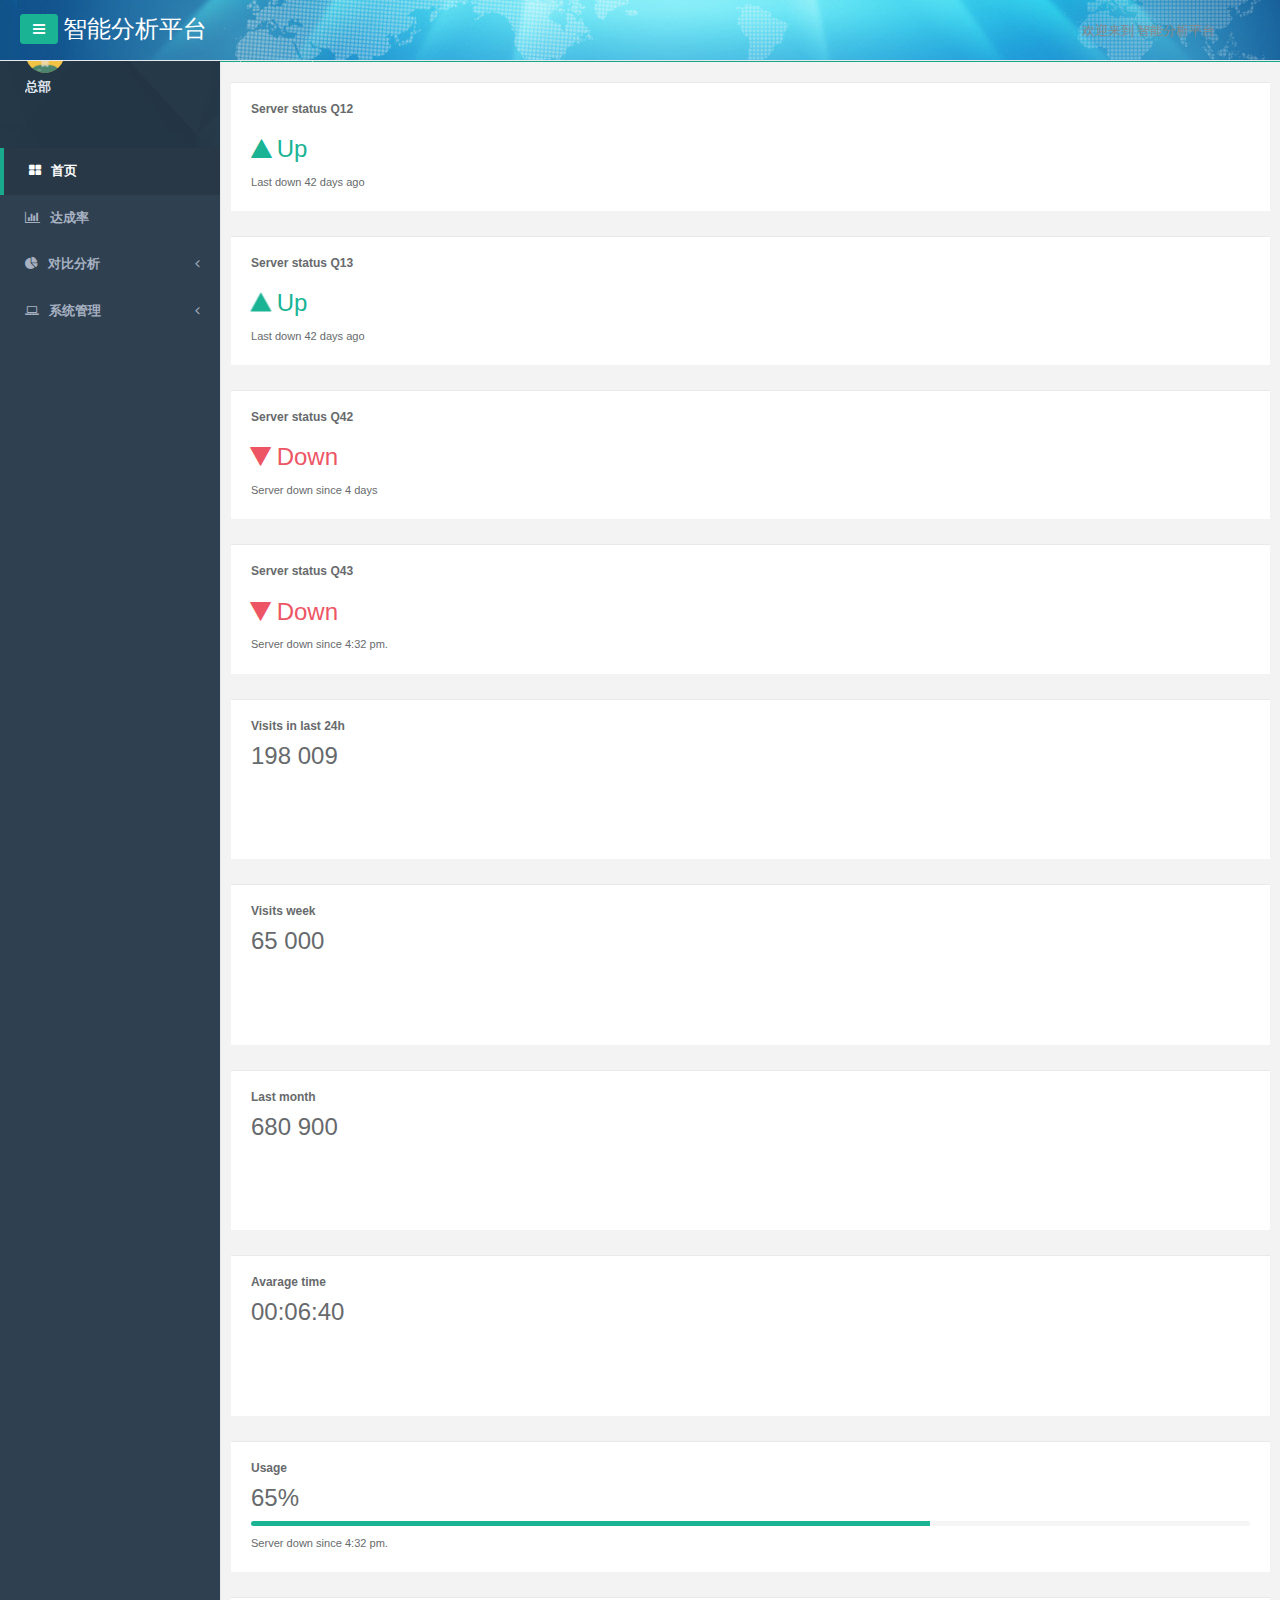
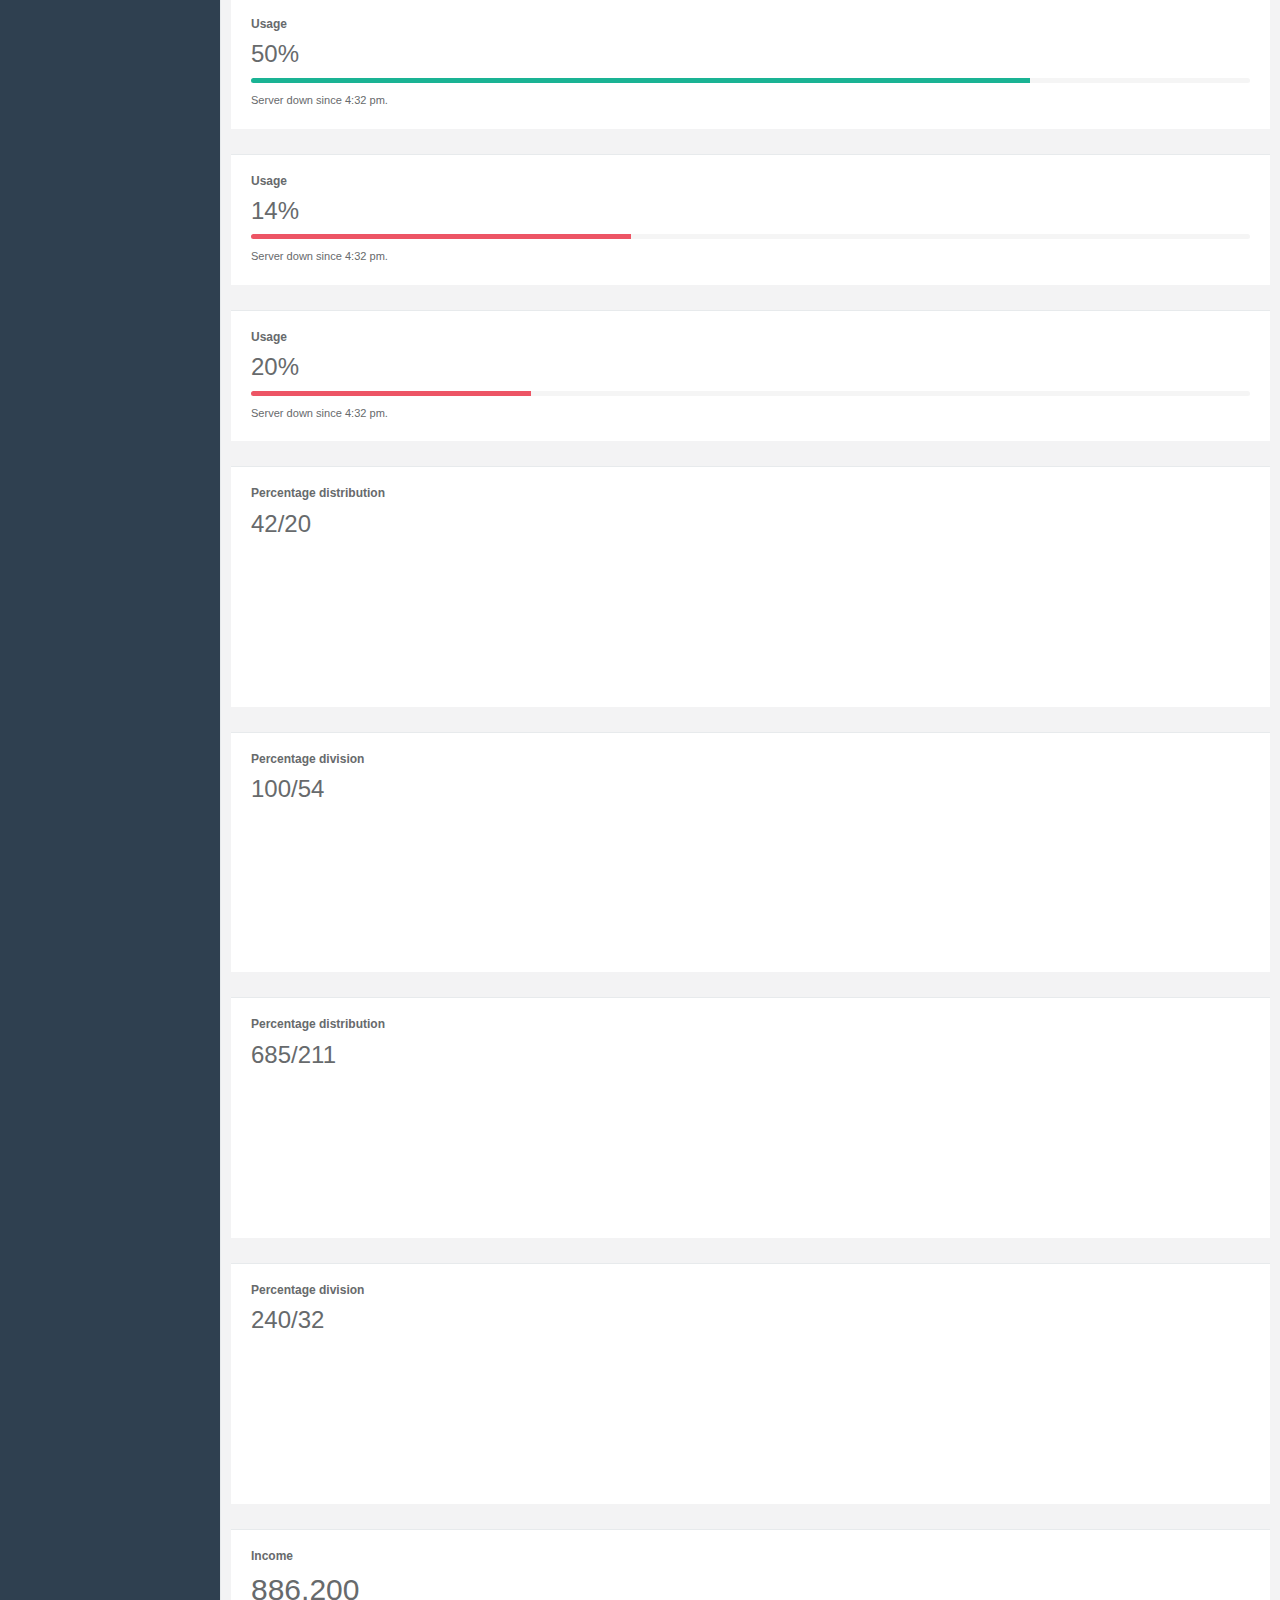
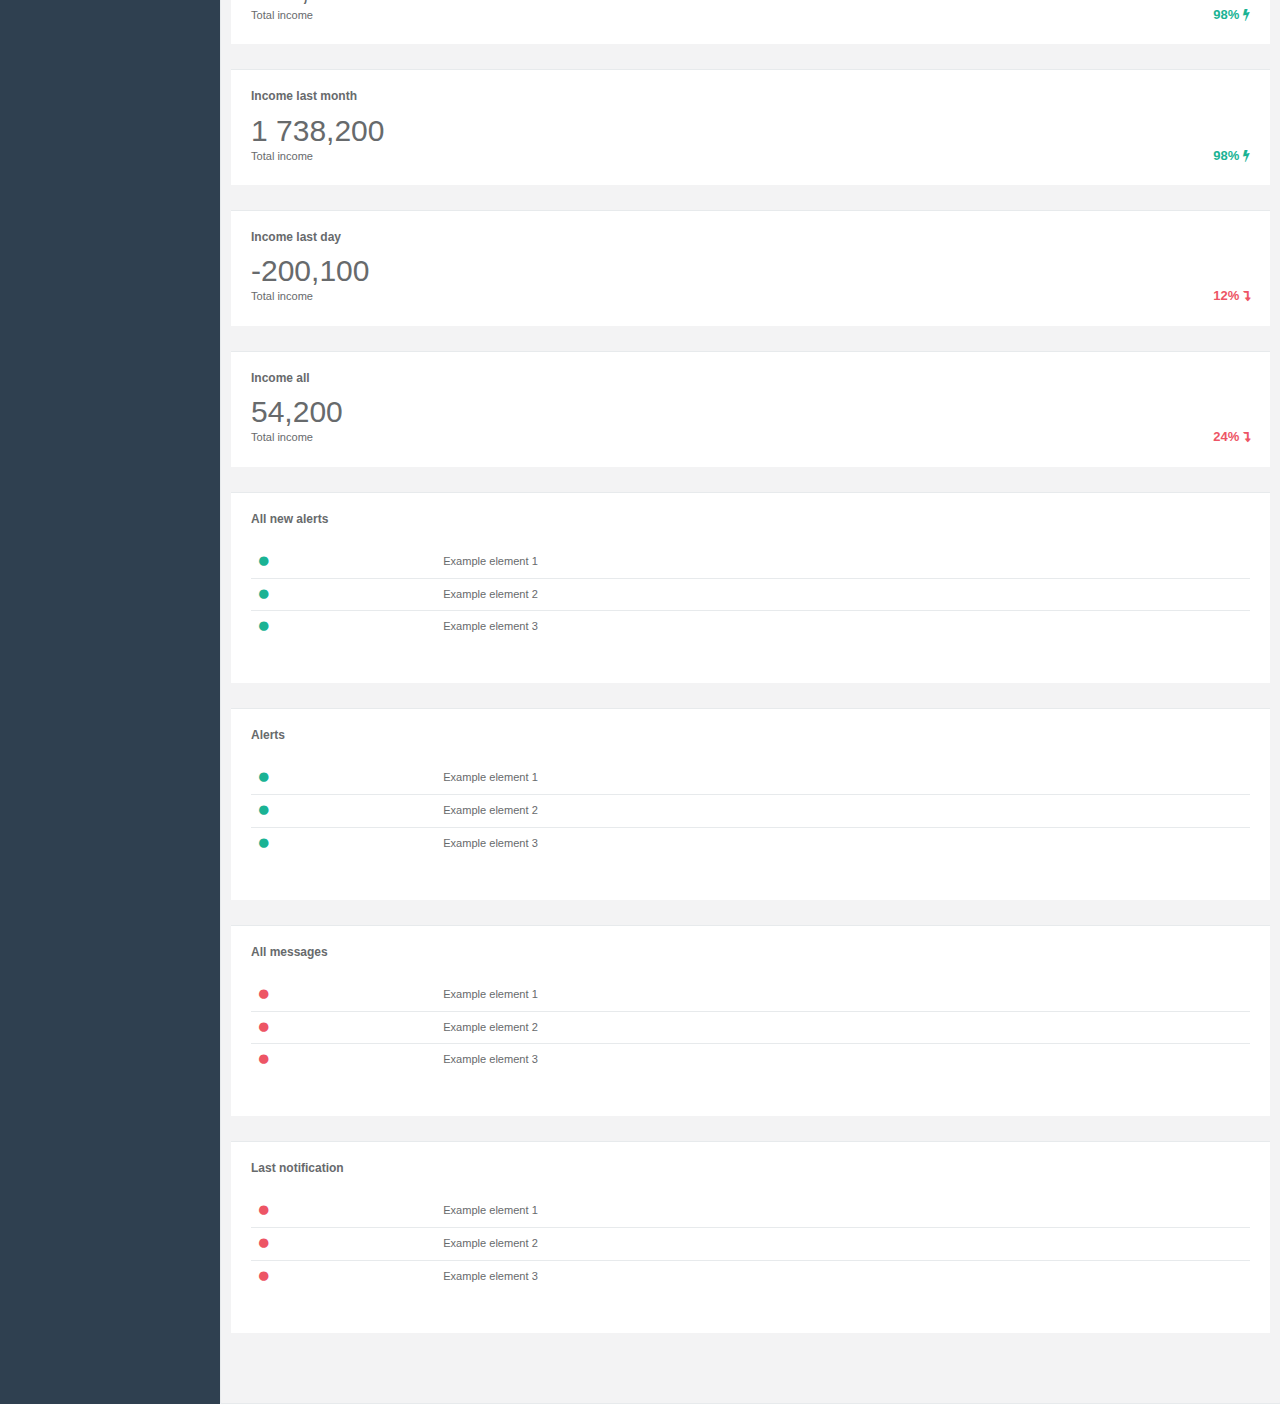
<file: src/main/webapp/orignal-page/index.html>
<!DOCTYPE html>
<html>

<head>

    <meta charset="utf-8">
    <meta name="viewport" content="width=device-width, initial-scale=1.0">
    <title>智能分析平台</title>
    <link href="../css/bootstrap.min.css" rel="stylesheet">
    <link href="../font-awesome/css/font-awesome.css" rel="stylesheet">
    <link href="../css/plugins/iCheck/custom.css" rel="stylesheet">
    <link href="../css/animate.css" rel="stylesheet">
    <!-- Toastr style -->
    <link href="../css/plugins/toastr/toastr.min.css" rel="stylesheet">
    <link href="../css/style.css" rel="stylesheet">
    <link href="../css/plugins/ladda/ladda-themeless.min.css" rel="stylesheet">
    <!-- Sweet Alert -->
    <link href="../css/plugins/sweetalert/sweetalert.css" rel="stylesheet">
    <link href="../css/plugins/awesome-bootstrap-checkbox/awesome-bootstrap-checkbox.css" rel="stylesheet">
    <link href="../css/main.css" rel="stylesheet">

    <style>
        .main-scale{
            margin: 0 -15px;
        }
        .my-wrapper-content {
            padding: 20px 0 0 0 ;
        }
        /* Tabs */
        .my-tabs-container .panel-body {
            background: #f3f3f4;
            border: 1px solid #e7eaec;
            border-radius: 2px;
            /*padding: 20px;*/
            position: relative;
        }
        .my-tabs-container .nav-tabs > li.active > a,
        .my-tabs-container .nav-tabs > li.active > a:hover,
        .my-tabs-container .nav-tabs > li.active > a:focus {
            border: 1px solid #e7eaec;
            border-bottom-color: transparent;
            background: #18a689;
            color: #fff;
        }
        .my-tabs-container .nav-tabs > li {
            float: left;
            margin-bottom: -1px;
        }
        .my-tabs-container .tab-pane .panel-body {
            border-top: none;
        }
        .my-tabs-container .nav-tabs > li.active > a,
        .my-tabs-container .nav-tabs > li.active > a:hover,
        .my-tabs-container .nav-tabs > li.active > a:focus {
            border: 1px solid #e7eaec;
            border-bottom-color: transparent;
        }
        .my-tabs-container .nav-tabs {
            border-bottom: 1px solid #18a689;
        }
        .my-tabs-container .tab-pane .panel-body {
            border-top: none;
        }
        .my-tabs-container .tabs-left .tab-pane .panel-body,
        .my-tabs-container .tabs-right .tab-pane .panel-body {
            border-top: 1px solid #e7eaec;
        }
        .my-tabs-container .nav-tabs > li a:hover {
            background: transparent;
            border-color: transparent;
        }
        .my-tabs-container .tabs-below > .nav-tabs,
        .my-tabs-container .tabs-right > .nav-tabs,
        .my-tabs-container .tabs-left > .nav-tabs {
            border-bottom: 0;
        }
        .my-tabs-container .tabs-left .panel-body {
            position: static;
        }
        .my-tabs-container .tabs-left > .nav-tabs,
        .my-tabs-container .tabs-right > .nav-tabs {
            width: 20%;
        }
        .my-tabs-container .tabs-left .panel-body {
            width: 80%;
            margin-left: 20%;
        }
        .my-tabs-container .tabs-right .panel-body {
            width: 80%;
            margin-right: 20%;
        }
        .my-tabs-container .tab-content > .tab-pane,
        .my-tabs-container .pill-content > .pill-pane {
            display: none;
        }
        .my-tabs-container .tab-content > .active,
        .my-tabs-container .pill-content > .active {
            display: block;
        }
        .my-tabs-container .tabs-below > .nav-tabs {
            border-top: 1px solid #e7eaec;
        }
        .my-tabs-container .tabs-below > .nav-tabs > li {
            margin-top: -1px;
            margin-bottom: 0;
        }
        .my-tabs-container .tabs-below > .nav-tabs > li > a {
            -webkit-border-radius: 0 0 4px 4px;
            -moz-border-radius: 0 0 4px 4px;
            border-radius: 0 0 4px 4px;
        }
        .my-tabs-container .tabs-below > .nav-tabs > li > a:hover,
        .my-tabs-container .tabs-below > .nav-tabs > li > a:focus {
            border-top-color: #e7eaec;
            border-bottom-color: transparent;
        }
        .my-tabs-container .tabs-left > .nav-tabs > li,
        .my-tabs-container .tabs-right > .nav-tabs > li {
            float: none;
        }
        .my-tabs-container .tabs-left > .nav-tabs > li > a,
        .my-tabs-container .tabs-right > .nav-tabs > li > a {
            min-width: 74px;
            margin-right: 0;
            margin-bottom: 3px;
        }
        .my-tabs-container .tabs-left > .nav-tabs {
            float: left;
            margin-right: 19px;
        }
        .my-tabs-container .tabs-left > .nav-tabs > li > a {
            margin-right: -1px;
            -webkit-border-radius: 4px 0 0 4px;
            -moz-border-radius: 4px 0 0 4px;
            border-radius: 4px 0 0 4px;
        }
        .my-tabs-container .tabs-left > .nav-tabs .active > a,
        .my-tabs-container .tabs-left > .nav-tabs .active > a:hover,
        .my-tabs-container .tabs-left > .nav-tabs .active > a:focus {
            border-color: #e7eaec transparent #e7eaec #e7eaec;
        }
        .my-tabs-container .tabs-right > .nav-tabs {
            float: right;
            margin-left: 19px;
        }
        .my-tabs-container .tabs-right > .nav-tabs > li > a {
            margin-left: -1px;
            -webkit-border-radius: 0 4px 4px 0;
            -moz-border-radius: 0 4px 4px 0;
            border-radius: 0 4px 4px 0;
        }
        .my-tabs-container .tabs-right > .nav-tabs .active > a,
        .my-tabs-container .tabs-right > .nav-tabs .active > a:hover,
        .my-tabs-container .tabs-right > .nav-tabs .active > a:focus {
            border-color: #e7eaec #e7eaec #e7eaec transparent;
            z-index: 1;
        }
        @media (max-width: 767px) {
            .my-tabs-container .nav-tabs > li {
                float: none !important;
            }
            .my-tabs-container .nav-tabs > li.active > a {
                border-bottom: 1px solid #e7eaec !important;
                margin: 0;
            }
        }
        .my-panel-body{
            padding: 0;
            margin-right: -1px;
        }
    </style>
    <script src="../js/jquery-3.1.1.min.js"></script>
    <!-- Mainly scripts -->

    <script src="../js/bootstrap.min.js"></script>
    <script src="../js/plugins/metisMenu/jquery.metisMenu.js"></script>
    <script src="../js/plugins/slimscroll/jquery.slimscroll.min.js"></script>

    <!-- Custom and plugin javascript -->
    <script src="../js/inspinia.js"></script>
    <script src="../js/plugins/pace/pace.min.js"></script>

    <!-- iCheck -->
    <script src="../js/plugins/iCheck/icheck.min.js"></script>
    <!-- Ladda -->
    <script src="../js/plugins/ladda/spin.min.js"></script>
    <script src="../js/plugins/ladda/ladda.min.js"></script>
    <script src="../js/plugins/ladda/ladda.jquery.min.js"></script>
    <!-- Toastr script -->
    <script src="../js/plugins/toastr/toastr.min.js"></script>
    <!--Sweet alert -->
    <script src="../js/plugins/sweetalert/sweetalert.min.js"></script>
    <script src="../js/plugins/echarts/echarts.js"></script>
    <script src="../js/lib/jquery.page.js"></script>
    <!--Jquery Validate -->
    <script src="../js/plugins/validate/jquery.validate.min.js"></script>
    <script src="../js/main.js"></script>
</head>


<body class="">

<div id="wrapper">

    <nav class="navbar-default navbar-static-side" role="navigation">
        <div class="sidebar-collapse">
            <ul class="nav metismenu" id="side-menu">
                <li class="nav-header">
                    <div class="dropdown profile-element"> <span>
                            <img alt="image" class="img-circle" src="../img/headermy.png" width="40px"/>
                             </span>
                        <a data-toggle="dropdown" class="dropdown-toggle" href="javascript:void(0);">
                            <span class="clear"> <span class="block m-t-xs"> <strong class="font-bold">总部</strong>
                             </span>
                                <span class="text-muted text-xs block">&nbsp;</span>
                            </span> </a>
                        <!--<ul class="dropdown-menu animated fadeInRight m-t-xs">-->
                            <!--<li><a href="login.html">退出</a></li>-->
                        <!--</ul>-->
                    </div>
                    <div class="logo-element">
                        IN+
                    </div>
                </li>
                <li class="active">
                    <a href="#" onclick="showMenuDashBord(this)" data ='{"url":"dashbord.html","id":"1000"}' >
                        <i class="fa fa-th-large"></i> <span class="nav-label">首页</span>
                    </a>
                </li>

                <li>
                    <a href="javascript:void(0)" onclick="showMenuSite(this)" data ='{"url":"achievement-rate.html","id":"2101"}'><i class="fa fa fa-bar-chart-o"></i> <span class="nav-label">达成率</span></a>
                </li>

                <li>
                    <a href="#"><i class="fa fa-pie-chart"></i> <span class="nav-label">对比分析 </span><span class="fa arrow"></span></a>
                    <ul class="nav nav-second-level collapse">
                        <li><a href="#" onclick="showMenuSite(this,'son')" data ='{"url":"total-lend.html","id":"1101"}'>总投放</a></li>
                        <li><a href="#" onclick="showMenuSite(this,'son')" data ='{"url":"easybuy-store.html","id":"1102"}'>易购门店</a></li>
                        <li><a href="#" onclick="showMenuSite(this,'son')" data ='{"url":"easybuy-online.html","id":"1103"}' >易购线上</a></li>
                        <li><a href="#" onclick="showMenuSite(this,'son')" data ='{"url":"third-party.html","id":"1104"}'>第三方</a></li>
                        <li><a href="#" onclick="showMenuSite(this,'son')" data ='{"url":"anytime-lend-payment.html","id":"1105"}'>随借随还</a></li>
                        <li><a href="#" onclick="showMenuSite(this,'son')" data ='{"url":"cash-installments.html","id":"1106"}'>现金分期</a></li>
                    </ul>
                </li>

                <li>
                    <a href="#"><i class="fa fa fa-laptop"></i> <span class="nav-label">系统管理 </span><span class="fa arrow"></span></a>
                    <ul class="nav nav-second-level collapse">
                        <li><a href="#" onclick="showMenuSite(this,'son')" data ='{"url":"monthly-goal-admin.html","id":"3101"}'>月指标维护</a></li>
                        <li><a href="#" onclick="showMenuSite(this,'son')" data ='{"url":"relationship-admin.html","id":"3102"}'>苏宁公司-消金大区关系</a></li>
                        <li><a href="#" onclick="showMenuSite(this,'son')" data ='{"url":"rate-admin.html","id":"3103"}' >达成率权重配置</a></li>
                    </ul>
                </li>

            </ul>
        </div>
    </nav>

    <div id="page-wrapper" class="gray-bg">
        <div class="row border-bottom">
            <nav class="navbar navbar-static-top  white-bg" role="navigation" style="margin-bottom: 0;background-image: url('../img/header_bg.png');">

                <div class="navbar-header">
                    <a class="navbar-minimalize minimalize-styl-2 btn btn-primary " href="#"><i class="fa fa-bars"></i> </a>
                    <span style="font-size: 24px;color: white;    float: left;
    padding-top: 12px;">智能分析平台</span>
                    <form role="search" class="navbar-form-custom" action="search_results.html">
                        <div class="form-group">
                        </div>
                    </form>
                </div>
                <ul class="nav navbar-top-links navbar-right">
                    <li>
                        <span class="m-r-sm text-muted welcome-message">欢迎来到 智能分析平台</span>
                    </li>
                    <li>
                        <a href="">
                            <i class="fa "></i>
                        </a>
                    </li>
                </ul>

            </nav>
        </div>

        <!--<div class="row wrapper border-bottom white-bg my-page-heading" id="pageHeading" style="">-->
            <!--<div class="col-lg-10">-->
                <!--<ol class="breadcrumb"> <li><a href="./main">首页</a></li><li><a class="active"><strong>任务管理</strong></a></li></ol>-->
            <!--</div>-->
            <!--<div class="col-lg-2">-->
            <!--</div>-->
        <!--</div>-->
        <div class="wrapper wrapper-content main-scale my-wrapper-content" >
            <div class="">
                <div class="my-tabs-container">
                    <ul class="nav nav-tabs " id="tabHeader">
                        <li class="active m-l-md" data="1000">
                            <a data-toggle="tab" href="#1000" >
                                首页
                            </a>
                        </li>
                    </ul>
                    <div class="tab-content" id="tabContent">
                        <div id="1000" class="tab-pane active">
                            <div class="panel-body  my-panel-body" >
                                <div class="iframe" >
                                    <iframe src="./dashbord.html"  name="iframepage" frameBorder=0  width="100%" height="0"  onload="reinitIframeOnload(this);" ></iframe>
                                </div>
                            </div>
                        </div>
                    </div>
                </div>
            </div>

        </div>
    </div>
</div>


</body>
<script>
    $(".navbar-static-top").removeClass('navbar-static-top').addClass('navbar-fixed-top');
    body.addClass('fixed-nav');
</script>
</html>
</file>
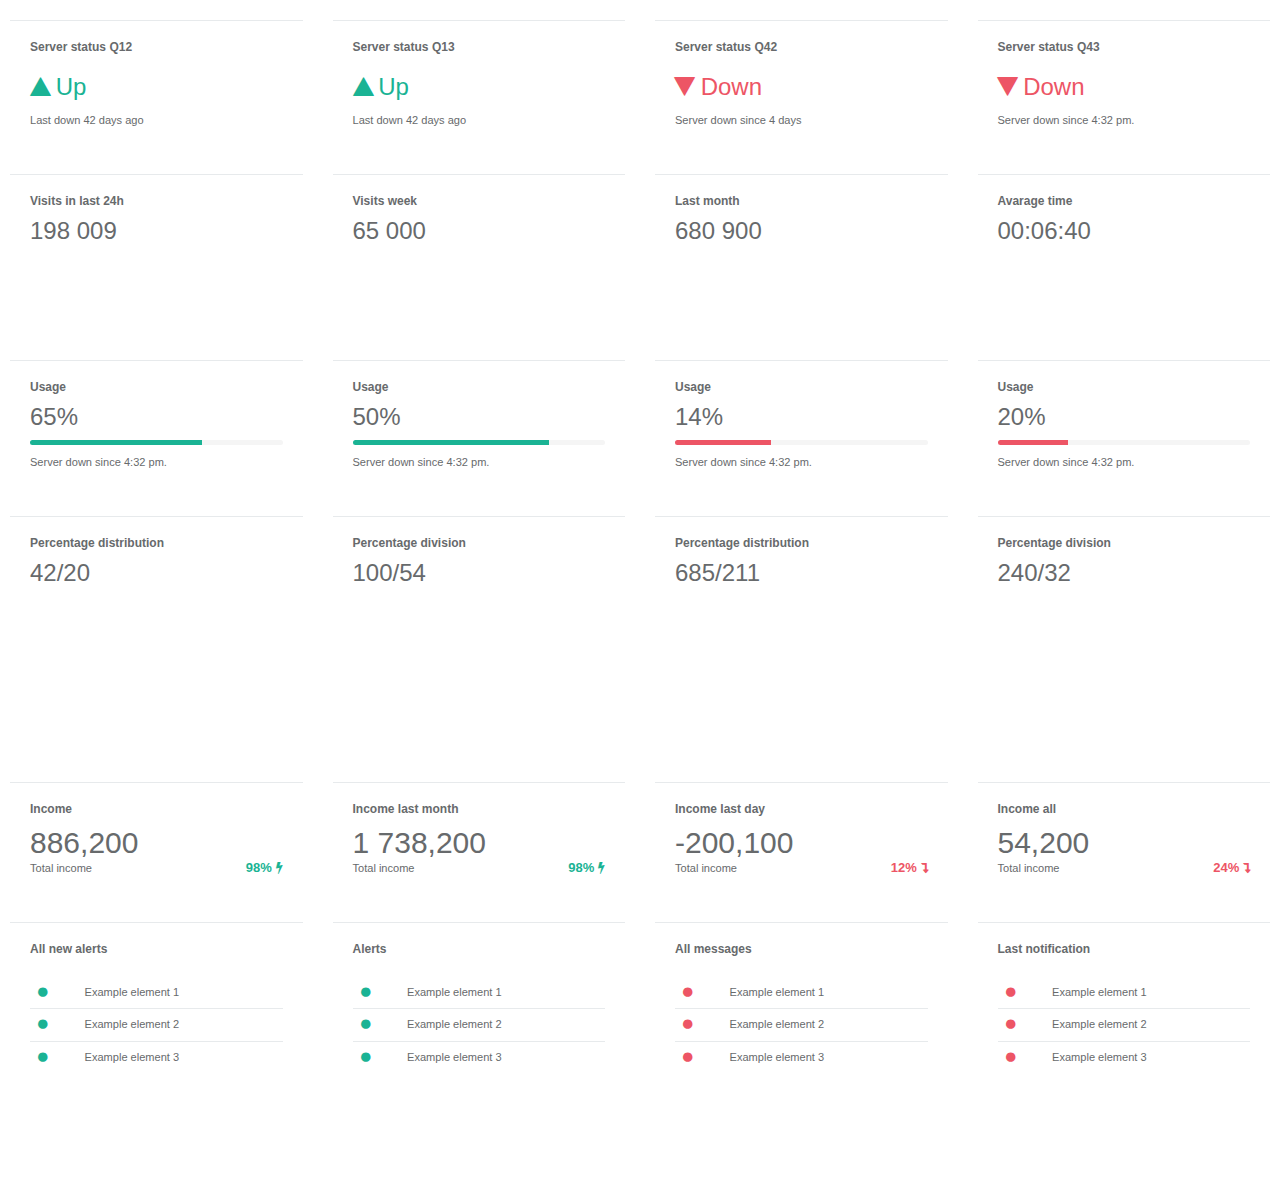
<file: src/main/webapp/orignal-page/dashbord.html>
<!DOCTYPE html>
<html>

<head>

    <meta charset="utf-8">
    <meta name="viewport" content="width=device-width, initial-scale=1.0">
    <title>dashbord</title>
    <link href="../css/bootstrap.min.css" rel="stylesheet">
    <link href="../font-awesome/css/font-awesome.css" rel="stylesheet">
    <link href="../css/plugins/iCheck/custom.css" rel="stylesheet">
    <link href="../css/animate.css" rel="stylesheet">
    <!-- Toastr style -->
    <link href="../css/plugins/toastr/toastr.min.css" rel="stylesheet">
    <link href="../css/style.css" rel="stylesheet">
    <link href="../css/plugins/ladda/ladda-themeless.min.css" rel="stylesheet">
    <!-- Sweet Alert -->
    <link href="../css/plugins/sweetalert/sweetalert.css" rel="stylesheet">
    <link href="../css/plugins/awesome-bootstrap-checkbox/awesome-bootstrap-checkbox.css" rel="stylesheet">
    <link href="../css/main.css" rel="stylesheet">


</head>

<!--background-color: transparent;-->
<body style="background-color: transparent;">

<div class="wrapper wrapper-content animated fadeInRight">
    <div class="row">
        <div class="col-lg-3">
            <div class="ibox">
                <div class="ibox-content">
                    <h5 class="m-b-md">Server status Q12</h5>
                    <h2 class="text-navy">
                        <i class="fa fa-play fa-rotate-270"></i> Up
                    </h2>
                    <small>Last down 42 days ago</small>
                </div>
            </div>
        </div>
        <div class="col-lg-3">
            <div class="ibox">
                <div class="ibox-content ">
                    <h5 class="m-b-md">Server status Q13</h5>
                    <h2 class="text-navy">
                        <i class="fa fa-play fa-rotate-270"></i> Up
                    </h2>
                    <small>Last down 42 days ago</small>
                </div>
            </div>
        </div>
        <div class="col-lg-3">
            <div class="ibox">
                <div class="ibox-content">
                    <h5 class="m-b-md">Server status Q42</h5>
                    <h2 class="text-danger">
                        <i class="fa fa-play fa-rotate-90"></i> Down
                    </h2>
                    <small>Server down since 4 days</small>
                </div>
            </div>
        </div>
        <div class="col-lg-3">
            <div class="ibox">
                <div class="ibox-content">
                    <h5 class="m-b-md">Server status Q43</h5>
                    <h2 class="text-danger">
                        <i class="fa fa-play fa-rotate-90"></i> Down
                    </h2>
                    <small>Server down since 4:32 pm.</small>
                </div>
            </div>
        </div>

    </div>
    <div class="row">
        <div class="col-lg-3">
            <div class="ibox">
                <div class="ibox-content">
                    <h5>Visits in last 24h</h5>
                    <h2>198 009</h2>
                    <div id="sparkline1"><canvas width="265" height="60" style="display: inline-block; width: 265.75px; height: 60px; vertical-align: top;"></canvas></div>
                </div>
            </div>
        </div>
        <div class="col-lg-3">
            <div class="ibox">
                <div class="ibox-content">
                    <h5>Visits week</h5>
                    <h2>65 000</h2>
                    <div id="sparkline2"><canvas width="265" height="60" style="display: inline-block; width: 265.75px; height: 60px; vertical-align: top;"></canvas></div>
                </div>
            </div>
        </div>
        <div class="col-lg-3">
            <div class="ibox">
                <div class="ibox-content">
                    <h5>Last month</h5>
                    <h2>680 900</h2>
                    <div id="sparkline3"><canvas width="265" height="60" style="display: inline-block; width: 265.75px; height: 60px; vertical-align: top;"></canvas></div>
                </div>
            </div>
        </div>
        <div class="col-lg-3">
            <div class="ibox">
                <div class="ibox-content">
                    <h5>Avarage time</h5>
                    <h2>00:06:40</h2>
                    <div id="sparkline4"><canvas width="265" height="60" style="display: inline-block; width: 265.75px; height: 60px; vertical-align: top;"></canvas></div>
                </div>
            </div>
        </div>
    </div>
    <div class="row">
        <div class="col-lg-3">
            <div class="ibox">
                <div class="ibox-content">
                    <h5>Usage</h5>
                    <h2>65%</h2>
                    <div class="progress progress-mini">
                        <div style="width: 68%;" class="progress-bar"></div>
                    </div>

                    <div class="m-t-sm small">Server down since 4:32 pm.</div>
                </div>
            </div>
        </div>

        <div class="col-lg-3">
            <div class="ibox">
                <div class="ibox-content">
                    <h5>Usage</h5>
                    <h2>50%</h2>
                    <div class="progress progress-mini">
                        <div style="width: 78%;" class="progress-bar"></div>
                    </div>

                    <div class="m-t-sm small">Server down since 4:32 pm.</div>
                </div>
            </div>
        </div>

        <div class="col-lg-3">
            <div class="ibox">
                <div class="ibox-content">
                    <h5>Usage</h5>
                    <h2>14%</h2>
                    <div class="progress progress-mini">
                        <div style="width: 38%;" class="progress-bar progress-bar-danger"></div>
                    </div>

                    <div class="m-t-sm small">Server down since 4:32 pm.</div>
                </div>
            </div>
        </div>

        <div class="col-lg-3">
            <div class="ibox">
                <div class="ibox-content">
                    <h5>Usage</h5>
                    <h2>20%</h2>
                    <div class="progress progress-mini">
                        <div style="width: 28%;" class="progress-bar progress-bar-danger"></div>
                    </div>

                    <div class="m-t-sm small">Server down since 4:32 pm.</div>
                </div>
            </div>
        </div>
    </div>

    <div class="row">
        <div class="col-lg-3">
            <div class="ibox">
                <div class="ibox-content">
                    <h5>Percentage distribution</h5>
                    <h2>42/20</h2>
                    <div class="text-center">
                        <div id="sparkline5"><canvas width="140" height="140" style="display: inline-block; width: 140px; height: 140px; vertical-align: top;"></canvas></div>
                    </div>
                </div>
            </div>
        </div>
        <div class="col-lg-3">
            <div class="ibox">
                <div class="ibox-content">
                    <h5>Percentage division</h5>
                    <h2>100/54</h2>
                    <div class="text-center">
                        <div id="sparkline6"><canvas width="140" height="140" style="display: inline-block; width: 140px; height: 140px; vertical-align: top;"></canvas></div>
                    </div>
                </div>
            </div>
        </div>
        <div class="col-lg-3">
            <div class="ibox">
                <div class="ibox-content">
                    <h5>Percentage distribution</h5>
                    <h2>685/211</h2>
                    <div class="text-center">
                        <div id="sparkline7"><canvas width="140" height="140" style="display: inline-block; width: 140px; height: 140px; vertical-align: top;"></canvas></div>
                    </div>
                </div>
            </div>
        </div>
        <div class="col-lg-3">
            <div class="ibox">
                <div class="ibox-content">
                    <h5>Percentage division</h5>
                    <h2>240/32</h2>
                    <div class="text-center">
                        <div id="sparkline8"><canvas width="140" height="140" style="display: inline-block; width: 140px; height: 140px; vertical-align: top;"></canvas></div>
                    </div>
                </div>
            </div>
        </div>
    </div>
    <div class="row">
        <div class="col-lg-3">
            <div class="ibox">
                <div class="ibox-content">
                    <h5>Income</h5>
                    <h1 class="no-margins">886,200</h1>
                    <div class="stat-percent font-bold text-navy">98% <i class="fa fa-bolt"></i></div>
                    <small>Total income</small>
                </div>
            </div>
        </div>
        <div class="col-lg-3">
            <div class="ibox">
                <div class="ibox-content">
                    <h5>Income last month</h5>
                    <h1 class="no-margins">1 738,200</h1>
                    <div class="stat-percent font-bold text-navy">98% <i class="fa fa-bolt"></i></div>
                    <small>Total income</small>
                </div>
            </div>
        </div>
        <div class="col-lg-3">
            <div class="ibox">
                <div class="ibox-content">
                    <h5>Income last day</h5>
                    <h1 class="no-margins">-200,100</h1>
                    <div class="stat-percent font-bold text-danger">12% <i class="fa fa-level-down"></i></div>
                    <small>Total income</small>
                </div>
            </div>
        </div>
        <div class="col-lg-3">
            <div class="ibox">
                <div class="ibox-content">
                    <h5>Income all</h5>
                    <h1 class="no-margins">54,200</h1>
                    <div class="stat-percent font-bold text-danger">24% <i class="fa fa-level-down"></i></div>
                    <small>Total income</small>
                </div>
            </div>
        </div>
    </div>
    <div class="row">
        <div class="col-lg-3">
            <div class="ibox">
                <div class="ibox-content">
                    <h5>All new alerts</h5>
                    <table class="table table-stripped small m-t-md">
                        <tbody>
                        <tr>
                            <td class="no-borders">
                                <i class="fa fa-circle text-navy"></i>
                            </td>
                            <td class="no-borders">
                                Example element 1
                            </td>
                        </tr>
                        <tr>
                            <td>
                                <i class="fa fa-circle text-navy"></i>
                            </td>
                            <td>
                                Example element 2
                            </td>
                        </tr>
                        <tr>
                            <td>
                                <i class="fa fa-circle text-navy"></i>
                            </td>
                            <td>
                                Example element 3
                            </td>
                        </tr>
                        </tbody>
                    </table>
                </div>
            </div>
        </div>
        <div class="col-lg-3">
            <div class="ibox">
                <div class="ibox-content">
                    <h5>Alerts</h5>
                    <table class="table table-stripped small m-t-md">
                        <tbody>
                        <tr>
                            <td class="no-borders">
                                <i class="fa fa-circle text-navy"></i>
                            </td>
                            <td class="no-borders">
                                Example element 1
                            </td>
                        </tr>
                        <tr>
                            <td>
                                <i class="fa fa-circle text-navy"></i>
                            </td>
                            <td>
                                Example element 2
                            </td>
                        </tr>
                        <tr>
                            <td>
                                <i class="fa fa-circle text-navy"></i>
                            </td>
                            <td>
                                Example element 3
                            </td>
                        </tr>
                        </tbody>
                    </table>
                </div>
            </div>
        </div>
        <div class="col-lg-3">
            <div class="ibox">
                <div class="ibox-content">
                    <h5>All messages</h5>
                    <table class="table table-stripped small m-t-md">
                        <tbody>
                        <tr>
                            <td class="no-borders">
                                <i class="fa fa-circle text-danger"></i>
                            </td>
                            <td class="no-borders">
                                Example element 1
                            </td>
                        </tr>
                        <tr>
                            <td>
                                <i class="fa fa-circle text-danger"></i>
                            </td>
                            <td>
                                Example element 2
                            </td>
                        </tr>
                        <tr>
                            <td>
                                <i class="fa fa-circle text-danger"></i>
                            </td>
                            <td>
                                Example element 3
                            </td>
                        </tr>
                        </tbody>
                    </table>
                </div>
            </div>
        </div>
        <div class="col-lg-3">
            <div class="ibox">
                <div class="ibox-content">
                    <h5>Last notification</h5>
                    <table class="table table-stripped small m-t-md">
                        <tbody>
                        <tr>
                            <td class="no-borders">
                                <i class="fa fa-circle text-danger"></i>
                            </td>
                            <td class="no-borders">
                                Example element 1
                            </td>
                        </tr>
                        <tr>
                            <td>
                                <i class="fa fa-circle text-danger"></i>
                            </td>
                            <td>
                                Example element 2
                            </td>
                        </tr>
                        <tr>
                            <td>
                                <i class="fa fa-circle text-danger"></i>
                            </td>
                            <td>
                                Example element 3
                            </td>
                        </tr>
                        </tbody>
                    </table>
                </div>
            </div>
        </div>
    </div>



</div>






<!-- Mainly scripts -->
<script src="../js/jquery-3.1.1.min.js"></script>
<script src="../js/bootstrap.min.js"></script>
<script src="../js/plugins/metisMenu/jquery.metisMenu.js"></script>
<script src="../js/plugins/slimscroll/jquery.slimscroll.min.js"></script>

<!-- Custom and plugin javascript -->
<script src="../js/inspinia.js"></script>
<!--<script src="../js/plugins/pace/pace.min.js"></script>-->

<!-- iCheck -->
<script src="../js/plugins/iCheck/icheck.min.js"></script>
<!-- Ladda -->
<script src="../js/plugins/ladda/spin.min.js"></script>
<script src="../js/plugins/ladda/ladda.min.js"></script>
<script src="../js/plugins/ladda/ladda.jquery.min.js"></script>
<!-- Toastr script -->
<script src="../js/plugins/toastr/toastr.min.js"></script>
<!-- Sweet alert -->
<script src="../js/plugins/sweetalert/sweetalert.min.js"></script>
<script src="../js/plugins/echarts/echarts.js"></script>
<script src="../js/lib/jquery.page.js"></script>
<!-- Jquery Validate -->
<script src="../js/plugins/validate/jquery.validate.min.js"></script>

</body>

</html>
</file>
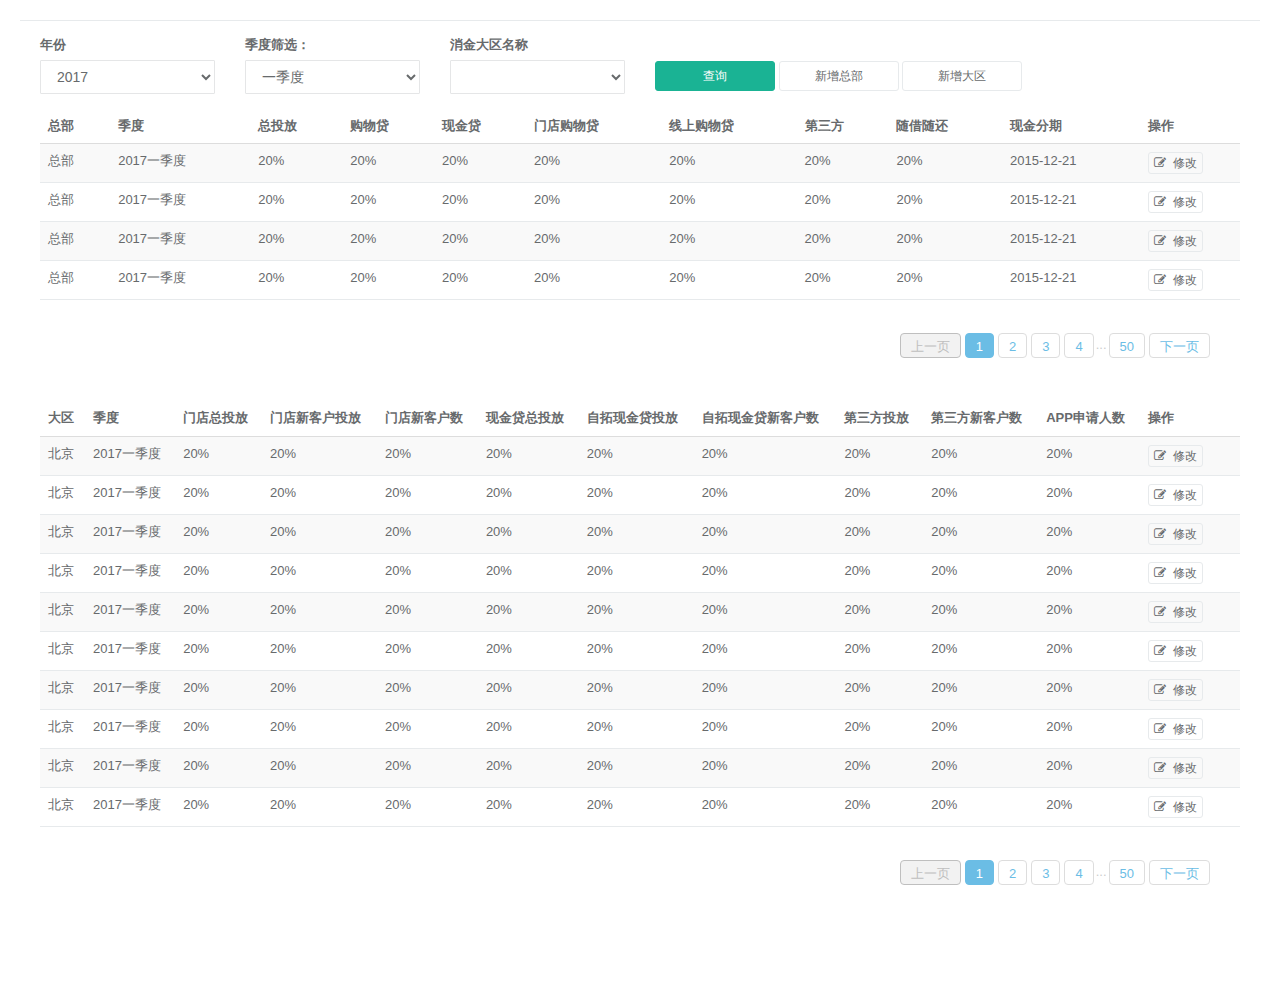
<file: src/main/webapp/orignal-page/monthly-goal-admin.html>
<!DOCTYPE html>
<html>

<head>

    <meta charset="utf-8">
    <meta name="viewport" content="width=device-width, initial-scale=1.0">
    <title>月指标维护</title>
    <link href="../css/bootstrap.min.css" rel="stylesheet">
    <link href="../font-awesome/css/font-awesome.css" rel="stylesheet">
    <link href="../css/plugins/iCheck/custom.css" rel="stylesheet">
    <link href="../css/animate.css" rel="stylesheet">
    <!-- Toastr style -->
    <link href="../css/plugins/toastr/toastr.min.css" rel="stylesheet">
    <link href="../css/style.css" rel="stylesheet">
    <link href="../css/plugins/ladda/ladda-themeless.min.css" rel="stylesheet">
    <link href="../css/plugins/steps/jquery.steps.css" rel="stylesheet">
    <!-- Sweet Alert -->
    <link href="../css/plugins/sweetalert/sweetalert.css" rel="stylesheet">
    <link href="../css/plugins/awesome-bootstrap-checkbox/awesome-bootstrap-checkbox.css" rel="stylesheet">
    <link href="../css/main.css" rel="stylesheet">

    <style>
    </style>
</head>


<body style="background-color: transparent;">


<div class="wrapper my-wrapper ">
    <div class="row">
        <div class="col-lg-12">
            <div class="ibox my-ibox">
                <div class="ibox-content">

                    <div class="row">
                        <div class="col-sm-2">
                            <div class="form-group">
                                <label class="control-label" for="">年份</label>
                                <select name="status" class="form-control">
                                    <option value="2017">2017</option>
                                    <option value="2018">2018</option>
                                </select>
                            </div>
                        </div>

                        <div class="col-sm-2">
                            <div class="form-group">
                                <label class="control-label" for="">季度筛选：</label>
                                <select name="status" class="form-control">
                                    <option value="1">一季度</option>
                                    <option value="2">二季度</option>
                                    <option value="3">三季度</option>
                                    <option value="4">四季度</option>
                                </select>
                            </div>
                        </div>
                        <div class="col-sm-2">
                            <div class="form-group">
                                <label class="control-label" for="">消金大区名称</label>
                                <select name="status" class="form-control">
                                    <option value=""></option>
                                    <option value="1">上海</option>
                                    <option value="2">南京</option>
                                    <option value="3">北京</option>
                                </select>
                            </div>
                        </div>

                        <div class="col-sm-6 " >
                            <div  style="padding-top: 25px;">
                                <button type="button" class="btn btn-w-m btn-primary btn-sm" id="searchButton">查询</button>
                                <button type="button" class="btn btn-w-m btn-default btn-sm" id ="addMaster">新增总部</button>
                                <button type="button" class="btn btn-w-m btn-default btn-sm" id="addSlave">新增大区</button>
                            </div>
                        </div>
                    </div>

                    <div class="table-responsive">
                        <table class="table table-striped">
                            <thead>
                            <tr>
                                <th>总部</th>
                                <th>季度</th>
                                <th>总投放</th>
                                <th>购物贷</th>
                                <th>现金贷</th>
                                <th>门店购物贷</th>
                                <th>线上购物贷</th>
                                <th>第三方</th>
                                <th>随借随还</th>
                                <th>现金分期</th>
                                <th style="width: 100px">操作</th>
                            </tr>
                            </thead>
                            <tbody id="">
                            <tr>
                                <td>总部</td>
                                <td>2017一季度</td>
                                <td>20%</td>
                                <td>20%</td>
                                <td>20%</td>
                                <td>20%</td>
                                <td>20%</td>
                                <td>20%</td>
                                <td>20%</td>
                                <td>2015-12-21</td>
                                <td>
                                    <button class="btn btn-default btn-outline btn-xs" data="100005" onclick="changeStatus(this)" type="button"><i class="fa fa-edit"></i> &nbsp;修改</button>
                                </td>
                            </tr>
                            <tr>
                                <td>总部</td>
                                <td>2017一季度</td>
                                <td>20%</td>
                                <td>20%</td>
                                <td>20%</td>
                                <td>20%</td>
                                <td>20%</td>
                                <td>20%</td>
                                <td>20%</td>
                                <td>2015-12-21</td>
                                <td>
                                    <button class="btn btn-default btn-outline btn-xs" data="100005" onclick="changeStatus(this)" type="button"><i class="fa fa-edit"></i> &nbsp;修改</button>
                                </td>
                            </tr>
                            <tr>
                                <td>总部</td>
                                <td>2017一季度</td>
                                <td>20%</td>
                                <td>20%</td>
                                <td>20%</td>
                                <td>20%</td>
                                <td>20%</td>
                                <td>20%</td>
                                <td>20%</td>
                                <td>2015-12-21</td>
                                <td>
                                    <button class="btn btn-default btn-outline btn-xs" data="100005" onclick="changeStatus(this)" type="button"><i class="fa fa-edit"></i> &nbsp;修改</button>
                                </td>
                            </tr>
                            <tr>
                                <td>总部</td>
                                <td>2017一季度</td>
                                <td>20%</td>
                                <td>20%</td>
                                <td>20%</td>
                                <td>20%</td>
                                <td>20%</td>
                                <td>20%</td>
                                <td>20%</td>
                                <td>2015-12-21</td>
                                <td>
                                    <button class="btn btn-default btn-outline btn-xs" data="100005" onclick="changeStatus(this)" type="button"><i class="fa fa-edit"></i> &nbsp;修改</button>
                                </td>
                            </tr>
                            </tbody>
                            <tfoot>
                            <tr>
                                <td colspan="11" class="footable-visible">
                                    <div class="tcdPageCode m-pagination"><span class="disabled">上一页</span><span class="current">1</span><a href="javascript:;" class="tcdNumber">2</a><a href="javascript:;" class="tcdNumber">3</a><a href="javascript:;" class="tcdNumber">4</a><span>...</span><a href="javascript:;" class="tcdNumber">50</a><a href="javascript:;" class="nextPage">下一页</a></div>
                                </td>
                            </tr>
                            </tfoot>
                        </table>
                    </div>
                    <div class="table-responsive">
                        <table class="table table-striped">
                            <thead>
                            <tr>
                                <th>大区</th>
                                <th>季度</th>
                                <th>门店总投放</th>
                                <th>门店新客户投放</th>
                                <th>门店新客户数</th>
                                <th>现金贷总投放</th>
                                <th>自拓现金贷投放</th>

                                <th>自拓现金贷新客户数</th>
                                <th>第三方投放</th>
                                <th>第三方新客户数</th>
                                <th>APP申请人数</th>
                                <th style="width: 100px">操作</th>
                            </tr>
                            </thead>
                            <tbody id="loggerList">
                            <tr>
                                <td>北京</td>
                                <td>2017一季度</td>
                                <td>20%</td>
                                <td>20%</td>
                                <td>20%</td>
                                <td>20%</td>
                                <td>20%</td>
                                <td>20%</td>
                                <td>20%</td>
                                <td>20%</td>
                                <td>20%</td>
                                <td>
                                    <button class="btn btn-default btn-outline btn-xs" data="100005" onclick="changeStatus(this)" type="button"><i class="fa fa-edit"></i> &nbsp;修改</button>
                                </td>
                            </tr>
                            <tr>
                                <td>北京</td>
                                <td>2017一季度</td>
                                <td>20%</td>
                                <td>20%</td>
                                <td>20%</td>
                                <td>20%</td>
                                <td>20%</td>
                                <td>20%</td>
                                <td>20%</td>
                                <td>20%</td>
                                <td>20%</td>
                                <td>
                                    <button class="btn btn-default btn-outline btn-xs" data="100005" onclick="changeStatus(this)" type="button"><i class="fa fa-edit"></i> &nbsp;修改</button>
                                </td>
                            </tr>
                            <tr>
                                <td>北京</td>
                                <td>2017一季度</td>
                                <td>20%</td>
                                <td>20%</td>
                                <td>20%</td>
                                <td>20%</td>
                                <td>20%</td>
                                <td>20%</td>
                                <td>20%</td>
                                <td>20%</td>
                                <td>20%</td>
                                <td>
                                    <button class="btn btn-default btn-outline btn-xs" data="100005" onclick="changeStatus(this)" type="button"><i class="fa fa-edit"></i> &nbsp;修改</button>
                                </td>
                            </tr>
                            <tr>
                                <td>北京</td>
                                <td>2017一季度</td>
                                <td>20%</td>
                                <td>20%</td>
                                <td>20%</td>
                                <td>20%</td>
                                <td>20%</td>
                                <td>20%</td>
                                <td>20%</td>
                                <td>20%</td>
                                <td>20%</td>
                                <td>
                                    <button class="btn btn-default btn-outline btn-xs" data="100005" onclick="changeStatus(this)" type="button"><i class="fa fa-edit"></i> &nbsp;修改</button>
                                </td>
                            </tr>
                            <tr>
                                <td>北京</td>
                                <td>2017一季度</td>
                                <td>20%</td>
                                <td>20%</td>
                                <td>20%</td>
                                <td>20%</td>
                                <td>20%</td>
                                <td>20%</td>
                                <td>20%</td>
                                <td>20%</td>
                                <td>20%</td>
                                <td>
                                    <button class="btn btn-default btn-outline btn-xs" data="100005" onclick="changeStatus(this)" type="button"><i class="fa fa-edit"></i> &nbsp;修改</button>
                                </td>
                            </tr>
                            <tr>
                                <td>北京</td>
                                <td>2017一季度</td>
                                <td>20%</td>
                                <td>20%</td>
                                <td>20%</td>
                                <td>20%</td>
                                <td>20%</td>
                                <td>20%</td>
                                <td>20%</td>
                                <td>20%</td>
                                <td>20%</td>
                                <td>
                                    <button class="btn btn-default btn-outline btn-xs" data="100005" onclick="changeStatus(this)" type="button"><i class="fa fa-edit"></i> &nbsp;修改</button>
                                </td>
                            </tr>
                            <tr>
                                <td>北京</td>
                                <td>2017一季度</td>
                                <td>20%</td>
                                <td>20%</td>
                                <td>20%</td>
                                <td>20%</td>
                                <td>20%</td>
                                <td>20%</td>
                                <td>20%</td>
                                <td>20%</td>
                                <td>20%</td>
                                <td>
                                    <button class="btn btn-default btn-outline btn-xs" data="100005" onclick="changeStatus(this)" type="button"><i class="fa fa-edit"></i> &nbsp;修改</button>
                                </td>
                            </tr>
                            <tr>
                                <td>北京</td>
                                <td>2017一季度</td>
                                <td>20%</td>
                                <td>20%</td>
                                <td>20%</td>
                                <td>20%</td>
                                <td>20%</td>
                                <td>20%</td>
                                <td>20%</td>
                                <td>20%</td>
                                <td>20%</td>
                                <td>
                                    <button class="btn btn-default btn-outline btn-xs" data="100005" onclick="changeStatus(this)" type="button"><i class="fa fa-edit"></i> &nbsp;修改</button>
                                </td>
                            </tr>
                            <tr>
                                <td>北京</td>
                                <td>2017一季度</td>
                                <td>20%</td>
                                <td>20%</td>
                                <td>20%</td>
                                <td>20%</td>
                                <td>20%</td>
                                <td>20%</td>
                                <td>20%</td>
                                <td>20%</td>
                                <td>20%</td>
                                <td>
                                    <button class="btn btn-default btn-outline btn-xs" data="100005" onclick="changeStatus(this)" type="button"><i class="fa fa-edit"></i> &nbsp;修改</button>
                                </td>
                            </tr>
                            <tr>
                                <td>北京</td>
                                <td>2017一季度</td>
                                <td>20%</td>
                                <td>20%</td>
                                <td>20%</td>
                                <td>20%</td>
                                <td>20%</td>
                                <td>20%</td>
                                <td>20%</td>
                                <td>20%</td>
                                <td>20%</td>
                                <td>
                                    <button class="btn btn-default btn-outline btn-xs" data="100005" onclick="changeStatus(this)" type="button"><i class="fa fa-edit"></i> &nbsp;修改</button>
                                </td>
                            </tr>
                            </tbody>
                            <tfoot>
                            <tr>
                                <td colspan="12" class="footable-visible">
                                    <div class="tcdPageCode m-pagination"><span class="disabled">上一页</span><span class="current">1</span><a href="javascript:;" class="tcdNumber">2</a><a href="javascript:;" class="tcdNumber">3</a><a href="javascript:;" class="tcdNumber">4</a><span>...</span><a href="javascript:;" class="tcdNumber">50</a><a href="javascript:;" class="nextPage">下一页</a></div>
                                </td>
                            </tr>
                            </tfoot>
                        </table>

                    </div>
                </div>
            </div>
        </div>
    </div>
</div>



<div class="modal inmodal fade" id="myModal1" tabindex="-1" role="dialog"  aria-hidden="true">
    <div class="modal-dialog modal-lg">
        <div class="modal-content">
            <div class="modal-header">
                <button type="button" class="close" data-dismiss="modal"><span aria-hidden="true">&times;</span><span class="sr-only">Close</span></button>
                <div class="row">
                    <div class="col-lg-12">
                        <div class="ibox " style="margin-bottom: 0;">
                            <div class="ibox-content" style="padding-bottom: 0;">
                                <form method="post" class="form-horizontal" id="" novalidate="novalidate">
                                    <div class="form-group">
                                        <label class="col-sm-2 control-label">总部</label>
                                        <div class="col-sm-10"><input type="text" class="form-control" value="总部"></div>
                                    </div>
                                    <div class="hr-line-dashed"></div>
                                    <div class="form-group">
                                        <label class="col-sm-2 control-label">年份</label>
                                        <div class="col-sm-10">
                                            <select class="form-control m-b" name="account">
                                                <option>2017</option>
                                                <option>2018</option>
                                            </select>
                                        </div>
                                    </div>
                                    <div class="hr-line-dashed"></div>
                                    <div class="form-group">
                                        <label class="col-sm-2 control-label">季度</label>
                                        <div class="col-sm-10">
                                            <select class="form-control m-b" name="account">
                                                <option>一季度</option>
                                                <option>二季度</option>
                                                <option>三季度</option>
                                                <option>四季度</option>
                                            </select>
                                        </div>
                                    </div>
                                    <div class="hr-line-dashed"></div>

                                    <div class="form-group">
                                        <label class="col-sm-2 control-label">总投放</label>
                                        <div class="col-sm-10"><input type="text" class="form-control"></div>
                                    </div>
                                    <div class="hr-line-dashed"></div>

                                    <div class="form-group">
                                        <label class="col-sm-2 control-label">购物贷</label>
                                        <div class="col-sm-10"><input type="text" class="form-control"></div>
                                    </div>
                                    <div class="hr-line-dashed"></div>

                                    <div class="form-group">
                                        <label class="col-sm-2 control-label">现金贷</label>
                                        <div class="col-sm-10"><input type="text" class="form-control"></div>
                                    </div>
                                    <div class="hr-line-dashed"></div>

                                    <div class="form-group">
                                        <label class="col-sm-2 control-label">门店购物贷</label>
                                        <div class="col-sm-10"><input type="text" class="form-control"></div>
                                    </div>
                                    <div class="hr-line-dashed"></div>
                                    <div class="form-group">
                                        <label class="col-sm-2 control-label">线上购物贷</label>
                                        <div class="col-sm-10"><input type="text" class="form-control"></div>
                                    </div>
                                    <div class="hr-line-dashed"></div>
                                    <div class="form-group">
                                        <label class="col-sm-2 control-label">第三方</label>
                                        <div class="col-sm-10"><input type="text" class="form-control"></div>
                                    </div>
                                    <div class="hr-line-dashed"></div>
                                    <div class="form-group">
                                        <label class="col-sm-2 control-label">随借随还</label>
                                        <div class="col-sm-10"><input type="text" class="form-control"></div>
                                    </div>
                                    <div class="hr-line-dashed"></div>
                                    <div class="form-group">
                                        <label class="col-sm-2 control-label">现金分期</label>
                                        <div class="col-sm-10"><input type="text" class="form-control"></div>
                                    </div>
                                    <div class="hr-line-dashed"></div>
                                    <div class="form-group">
                                        <label class="col-sm-2 control-label">现金分期</label>
                                        <div class="col-sm-10"><input type="text" class="form-control"></div>
                                    </div>
                                    <div class="hr-line-dashed"></div>
                                    <div class="col-sm-4 col-sm-offset-8">
                                        <button type="button" class="btn btn-white" data-dismiss="modal">取消</button>
                                        <button type="button" class="btn btn-primary" onclick="save()">提交</button>
                                    </div>
                                </form>
                            </div>
                        </div>
                    </div>
                </div>
            </div>
        </div>
    </div>
</div>

<div class="modal inmodal fade" id="myModal2" tabindex="-1" role="dialog"  aria-hidden="true">
    <div class="modal-dialog modal-lg">
        <div class="modal-content">
            <div class="modal-header">
                <button type="button" class="close" data-dismiss="modal"><span aria-hidden="true">&times;</span><span class="sr-only">Close</span></button>
                <div class="row">
                    <div class="col-lg-12">
                        <div class="ibox " style="margin-bottom: 0;">
                            <!--<div class="ibox-title">-->
                            <!--<h5>修改权重</h5>-->
                            <!--</div>-->
                            <div class="ibox-content" style="padding-bottom: 0;">
                                <form method="post" class="form-horizontal" id="" novalidate="novalidate">
                                    <div class="form-group">
                                        <label class="col-sm-2 control-label">大区</label>
                                        <div class="col-sm-10">
                                            <select class="form-control m-b" name="account">
                                                <option>北京</option>
                                                <option>上海</option>
                                            </select>
                                        </div>
                                    </div>
                                    <div class="hr-line-dashed"></div>
                                    <div class="form-group">
                                        <label class="col-sm-2 control-label">年份</label>
                                        <div class="col-sm-10">
                                            <select class="form-control m-b" name="account">
                                                <option>2017</option>
                                                <option>2018</option>
                                            </select>
                                        </div>
                                    </div>
                                    <div class="hr-line-dashed"></div>
                                    <div class="form-group">
                                        <label class="col-sm-2 control-label">季度</label>
                                        <div class="col-sm-10">
                                            <select class="form-control m-b" name="account">
                                                <option>一季度</option>
                                                <option>二季度</option>
                                                <option>三季度</option>
                                                <option>四季度</option>
                                            </select>
                                        </div>
                                    </div>
                                    <div class="hr-line-dashed"></div>

                                    <div class="form-group">
                                        <label class="col-sm-2 control-label">门店总投放</label>
                                        <div class="col-sm-10"><input type="text" class="form-control"></div>
                                    </div>
                                    <div class="hr-line-dashed"></div>

                                    <div class="form-group">
                                        <label class="col-sm-2 control-label">门店新客户投放</label>
                                        <div class="col-sm-10"><input type="text" class="form-control"></div>
                                    </div>
                                    <div class="hr-line-dashed"></div>

                                    <div class="form-group">
                                        <label class="col-sm-2 control-label">门店新客户数</label>
                                        <div class="col-sm-10"><input type="text" class="form-control"></div>
                                    </div>
                                    <div class="hr-line-dashed"></div>

                                    <div class="form-group">
                                        <label class="col-sm-2 control-label">现金贷总投放	</label>
                                        <div class="col-sm-10"><input type="text" class="form-control"></div>
                                    </div>

                                    <div class="hr-line-dashed"></div>

                                    <div class="form-group">
                                        <label class="col-sm-2 control-label">自拓现金贷投放</label>
                                        <div class="col-sm-10"><input type="text" class="form-control"></div>
                                    </div>
                                    <div class="hr-line-dashed"></div>

                                    <div class="form-group">
                                        <label class="col-sm-2 control-label">自拓现金贷新客户数</label>
                                        <div class="col-sm-10"><input type="text" class="form-control"></div>
                                    </div>
                                    <div class="hr-line-dashed"></div>

                                    <div class="form-group">
                                        <label class="col-sm-2 control-label">第三方投放</label>
                                        <div class="col-sm-10"><input type="text" class="form-control"></div>
                                    </div>
                                    <div class="hr-line-dashed"></div>

                                    <div class="form-group">
                                        <label class="col-sm-2 control-label">第三方新客户数</label>
                                        <div class="col-sm-10"><input type="text" class="form-control"></div>
                                    </div>
                                    <div class="hr-line-dashed"></div>

                                    <div class="form-group">
                                        <label class="col-sm-2 control-label">APP申请人数</label>
                                        <div class="col-sm-10"><input type="text" class="form-control"></div>
                                    </div>
                                    <div class="hr-line-dashed"></div>
                                    <div class="col-sm-4 col-sm-offset-8">
                                        <button type="button" class="btn btn-white" data-dismiss="modal">取消</button>
                                        <button type="button" class="btn btn-primary" onclick="save()">提交</button>
                                    </div>
                                </form>
                            </div>
                        </div>
                    </div>
                </div>
            </div>
        </div>
    </div>
</div>



<!-- Mainly scripts -->
<script src="../js/jquery-3.1.1.min.js"></script>
<script src="../js/bootstrap.min.js"></script>
<script src="../js/plugins/metisMenu/jquery.metisMenu.js"></script>
<script src="../js/plugins/slimscroll/jquery.slimscroll.min.js"></script>

<!-- Custom and plugin javascript -->
<script src="../js/inspinia.js"></script>
<!--<script src="../js/plugins/pace/pace.min.js"></script>-->

<!-- iCheck -->
<script src="../js/plugins/iCheck/icheck.min.js"></script>
<!-- Ladda -->
<script src="../js/plugins/ladda/spin.min.js"></script>
<script src="../js/plugins/ladda/ladda.min.js"></script>
<script src="../js/plugins/ladda/ladda.jquery.min.js"></script>
<!-- Sweet alert -->
<script src="../js/plugins/sweetalert/sweetalert.min.js"></script>
<!-- Steps -->
<script src="../js/plugins/steps/jquery.steps.js"></script>
<script src="../js/lib/jquery.page.js"></script>
<!-- Jquery Validate -->
<script src="../js/plugins/validate/jquery.validate.min.js"></script>

</body>
<script>


    function detail(obj){
        initWizard();
        $('#myModal6').modal();
//        window.parent.toastrSuccess("运动");
    }

    function changeStatus(obj){
        window.parent.toastrSuccess("用户停催状态切换成功");
    }

    $("#addMaster").click(function(){
        $('#myModal1').modal();
    });
    $("#addSlave").click(function(){
        $('#myModal2').modal();
    });
</script>
</html>
</file>
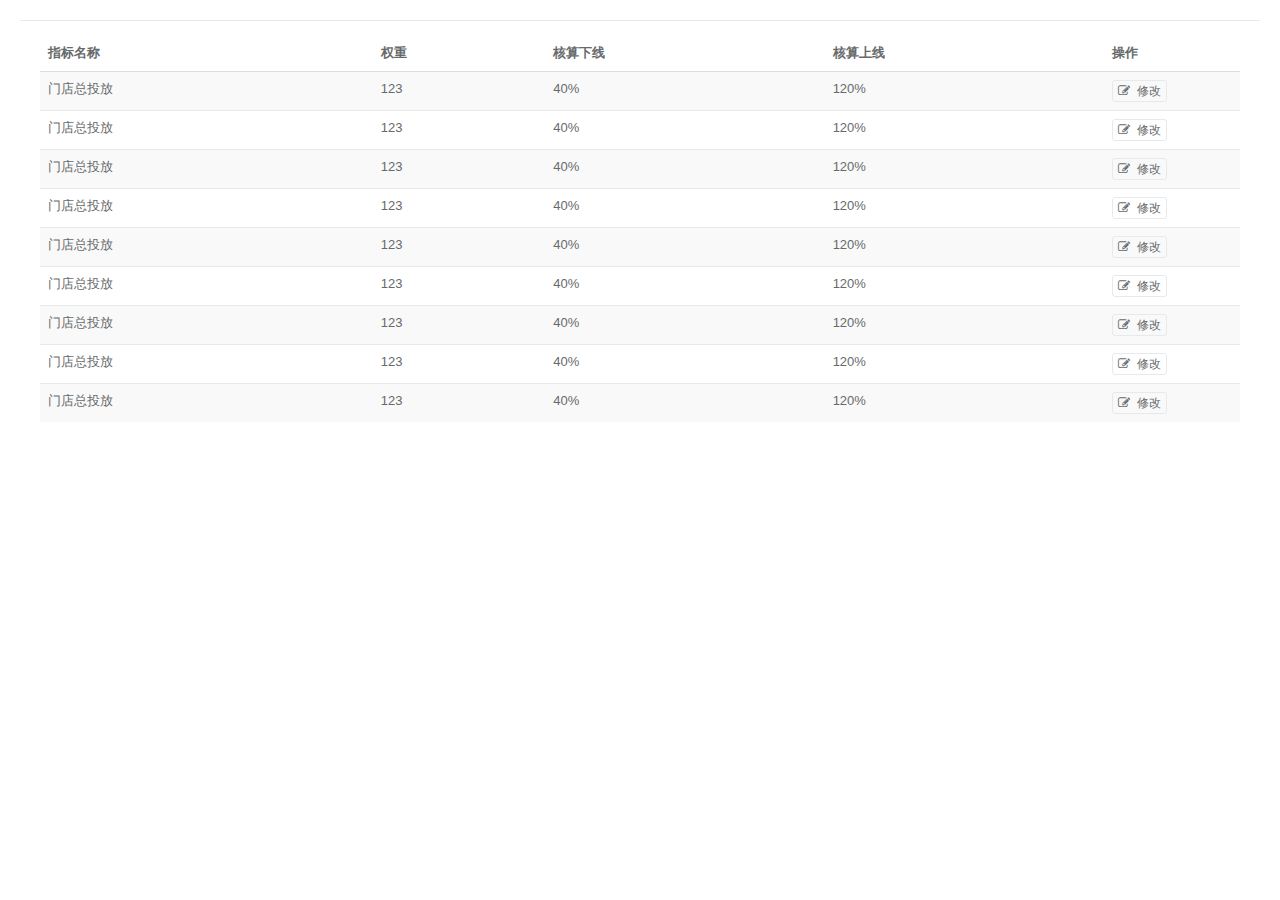
<file: src/main/webapp/orignal-page/rate-admin.html>
<!DOCTYPE html>
<html>

<head>

    <meta charset="utf-8">
    <meta name="viewport" content="width=device-width, initial-scale=1.0">
    <title>达成率权重配置</title>
    <link href="../css/bootstrap.min.css" rel="stylesheet">
    <link href="../font-awesome/css/font-awesome.css" rel="stylesheet">
    <link href="../css/plugins/iCheck/custom.css" rel="stylesheet">
    <link href="../css/animate.css" rel="stylesheet">
    <!-- Toastr style -->
    <link href="../css/plugins/toastr/toastr.min.css" rel="stylesheet">
    <link href="../css/style.css" rel="stylesheet">
    <link href="../css/plugins/ladda/ladda-themeless.min.css" rel="stylesheet">
    <link href="../css/plugins/steps/jquery.steps.css" rel="stylesheet">
    <!-- Sweet Alert -->
    <link href="../css/plugins/sweetalert/sweetalert.css" rel="stylesheet">
    <link href="../css/plugins/awesome-bootstrap-checkbox/awesome-bootstrap-checkbox.css" rel="stylesheet">
    <link href="../css/main.css" rel="stylesheet">

    <style>
    </style>
</head>


<body style="background-color: transparent;">


<div class="wrapper my-wrapper ">
    <div class="ibox my-ibox">
        <div class="ibox-content">

            <div class="table-responsive">
                <table class="table table-striped">
                    <thead>
                    <tr>
                        <th>指标名称</th>
                        <th>权重</th>
                        <th>核算下线</th>
                        <th>核算上线</th>
                        <th style="width: 136px">操作</th>
                    </tr>
                    </thead>
                    <tbody id="loggerList">
                    <tr>
                        <td>门店总投放</td>
                        <td>123</td>
                        <td>40%</td>
                        <td>120%</td>
                        <td>
                            <button class="btn btn-default btn-outline btn-xs" data="100005" onclick="modify(this)" type="button"><i class="fa fa-edit"></i> &nbsp;修改</button>
                        </td>
                    </tr>
                    <tr>
                        <td>门店总投放</td>
                        <td>123</td>
                        <td>40%</td>
                        <td>120%</td>
                        <td>
                            <button class="btn btn-default btn-outline btn-xs" data="100005" onclick="modify(this)" type="button"><i class="fa fa-edit"></i> &nbsp;修改</button>
                        </td>
                    </tr>
                    <tr>
                        <td>门店总投放</td>
                        <td>123</td>
                        <td>40%</td>
                        <td>120%</td>
                        <td>
                            <button class="btn btn-default btn-outline btn-xs" data="100005" onclick="modify(this)" type="button"><i class="fa fa-edit"></i> &nbsp;修改</button>
                        </td>
                    </tr>
                    <tr>
                        <td>门店总投放</td>
                        <td>123</td>
                        <td>40%</td>
                        <td>120%</td>
                        <td>
                            <button class="btn btn-default btn-outline btn-xs" data="100005" onclick="modify(this)" type="button"><i class="fa fa-edit"></i> &nbsp;修改</button>
                        </td>
                    </tr>
                    <tr>
                        <td>门店总投放</td>
                        <td>123</td>
                        <td>40%</td>
                        <td>120%</td>
                        <td>
                            <button class="btn btn-default btn-outline btn-xs" data="100005" onclick="modify(this)" type="button"><i class="fa fa-edit"></i> &nbsp;修改</button>
                        </td>
                    </tr>
                    <tr>
                        <td>门店总投放</td>
                        <td>123</td>
                        <td>40%</td>
                        <td>120%</td>
                        <td>
                            <button class="btn btn-default btn-outline btn-xs" data="100005" onclick="modify(this)" type="button"><i class="fa fa-edit"></i> &nbsp;修改</button>
                        </td>
                    </tr>
                    <tr>
                        <td>门店总投放</td>
                        <td>123</td>
                        <td>40%</td>
                        <td>120%</td>
                        <td>
                            <button class="btn btn-default btn-outline btn-xs" data="100005" onclick="modify(this)" type="button"><i class="fa fa-edit"></i> &nbsp;修改</button>
                        </td>
                    </tr>
                    <tr>
                        <td>门店总投放</td>
                        <td>123</td>
                        <td>40%</td>
                        <td>120%</td>
                        <td>
                            <button class="btn btn-default btn-outline btn-xs" data="100005" onclick="modify(this)" type="button"><i class="fa fa-edit"></i> &nbsp;修改</button>
                        </td>
                    </tr>
                    <tr>
                        <td>门店总投放</td>
                        <td>123</td>
                        <td>40%</td>
                        <td>120%</td>
                        <td>
                            <button class="btn btn-default btn-outline btn-xs" data="100005" onclick="modify(this)" type="button"><i class="fa fa-edit"></i> &nbsp;修改</button>
                        </td>
                    </tr>

                    </tbody>
                </table>

            </div>

        </div>
    </div>
</div>


<div class="modal inmodal fade" id="myModal5" tabindex="-1" role="dialog"  aria-hidden="true">
    <div class="modal-dialog modal-sm">
        <div class="modal-content">
            <div class="modal-header">
                <button type="button" class="close" data-dismiss="modal"><span aria-hidden="true">&times;</span><span class="sr-only">Close</span></button>
                <div class="row">
                    <div class="col-lg-12">
                        <div class="ibox " style="margin-bottom: 0;">
                            <!--<div class="ibox-title">-->
                                <!--<h5>修改权重</h5>-->
                            <!--</div>-->
                            <div class="ibox-content" style="padding-bottom: 0;">
                                <form method="post" class="form-horizontal" id="jobForm" novalidate="novalidate">
                                    <div class="form-group">
                                        <label class="col-lg-4 control-label">名称</label>
                                        <div class="col-lg-8"><p class="form-control-static">门店总投放</p></div>
                                    </div>
                                    <div class="hr-line-dashed"></div>


                                    <div class="form-group"><label class="col-sm-4 control-label">核算下线</label>
                                        <div class="col-sm-8">
                                            <div class="input-group m-b"><input type="text" class="form-control"> <span class="input-group-addon">%</span></div>
                                        </div>
                                    </div>
                                    <div class="hr-line-dashed"></div>

                                    <div class="form-group"><label class="col-sm-4 control-label">核算上线</label>
                                        <div class="col-sm-8">
                                            <div class="input-group m-b"><input type="text" class="form-control"> <span class="input-group-addon">%</span></div>
                                        </div>
                                    </div>

                                    <div class="hr-line-dashed"></div>
                                    <div class="form-group">
                                        <div class="col-sm-8 col-sm-offset-2">
                                            <button type="button" class="btn btn-white" data-dismiss="modal">取消</button>
                                            <button type="button" class="btn btn-primary" onclick="save()">提交</button>
                                        </div>
                                    </div>
                                </form>






                            </div>
                        </div>
                    </div>
                </div>
            </div>
        </div>
    </div>
</div>

<!-- Mainly scripts -->
<script src="../js/jquery-3.1.1.min.js"></script>
<script src="../js/bootstrap.min.js"></script>
<script src="../js/plugins/metisMenu/jquery.metisMenu.js"></script>
<script src="../js/plugins/slimscroll/jquery.slimscroll.min.js"></script>

<!-- Custom and plugin javascript -->
<script src="../js/inspinia.js"></script>
<!--<script src="../js/plugins/pace/pace.min.js"></script>-->

<!-- iCheck -->
<script src="../js/plugins/iCheck/icheck.min.js"></script>
<!-- Ladda -->
<script src="../js/plugins/ladda/spin.min.js"></script>
<script src="../js/plugins/ladda/ladda.min.js"></script>
<script src="../js/plugins/ladda/ladda.jquery.min.js"></script>
<!-- Sweet alert -->
<script src="../js/plugins/sweetalert/sweetalert.min.js"></script>
<!-- Steps -->
<script src="../js/plugins/steps/jquery.steps.js"></script>
<script src="../js/lib/jquery.page.js"></script>
<!-- Jquery Validate -->
<script src="../js/plugins/validate/jquery.validate.min.js"></script>

</body>
<script>


    function modify(obj){
//        initWizard();
        $('#myModal5').modal();
//        window.parent.toastrSuccess("运动");
    }
    function save(){

        $('#myModal5').modal('hide')
    }

//    function modify(obj){
//        window.parent.toastrSuccess("用户停催状态切换成功");
//    }


</script>
</html>
</file>
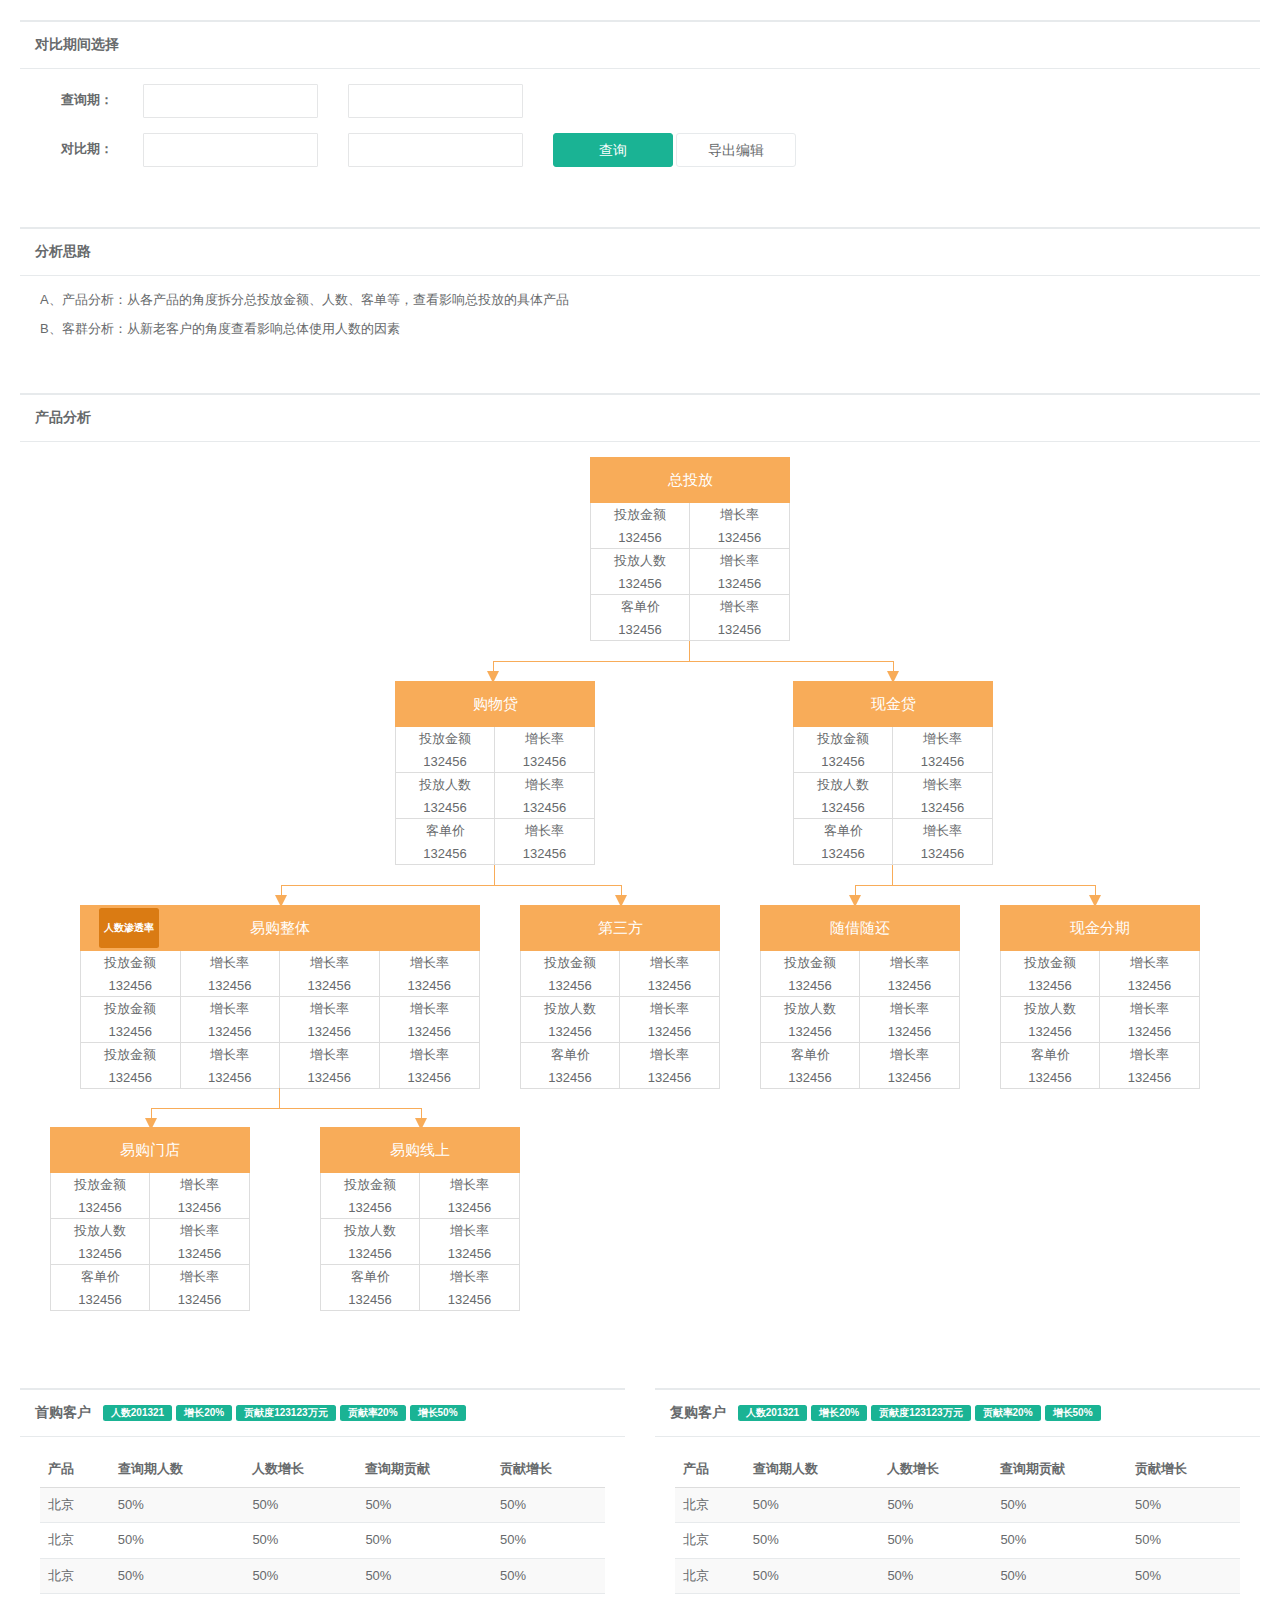
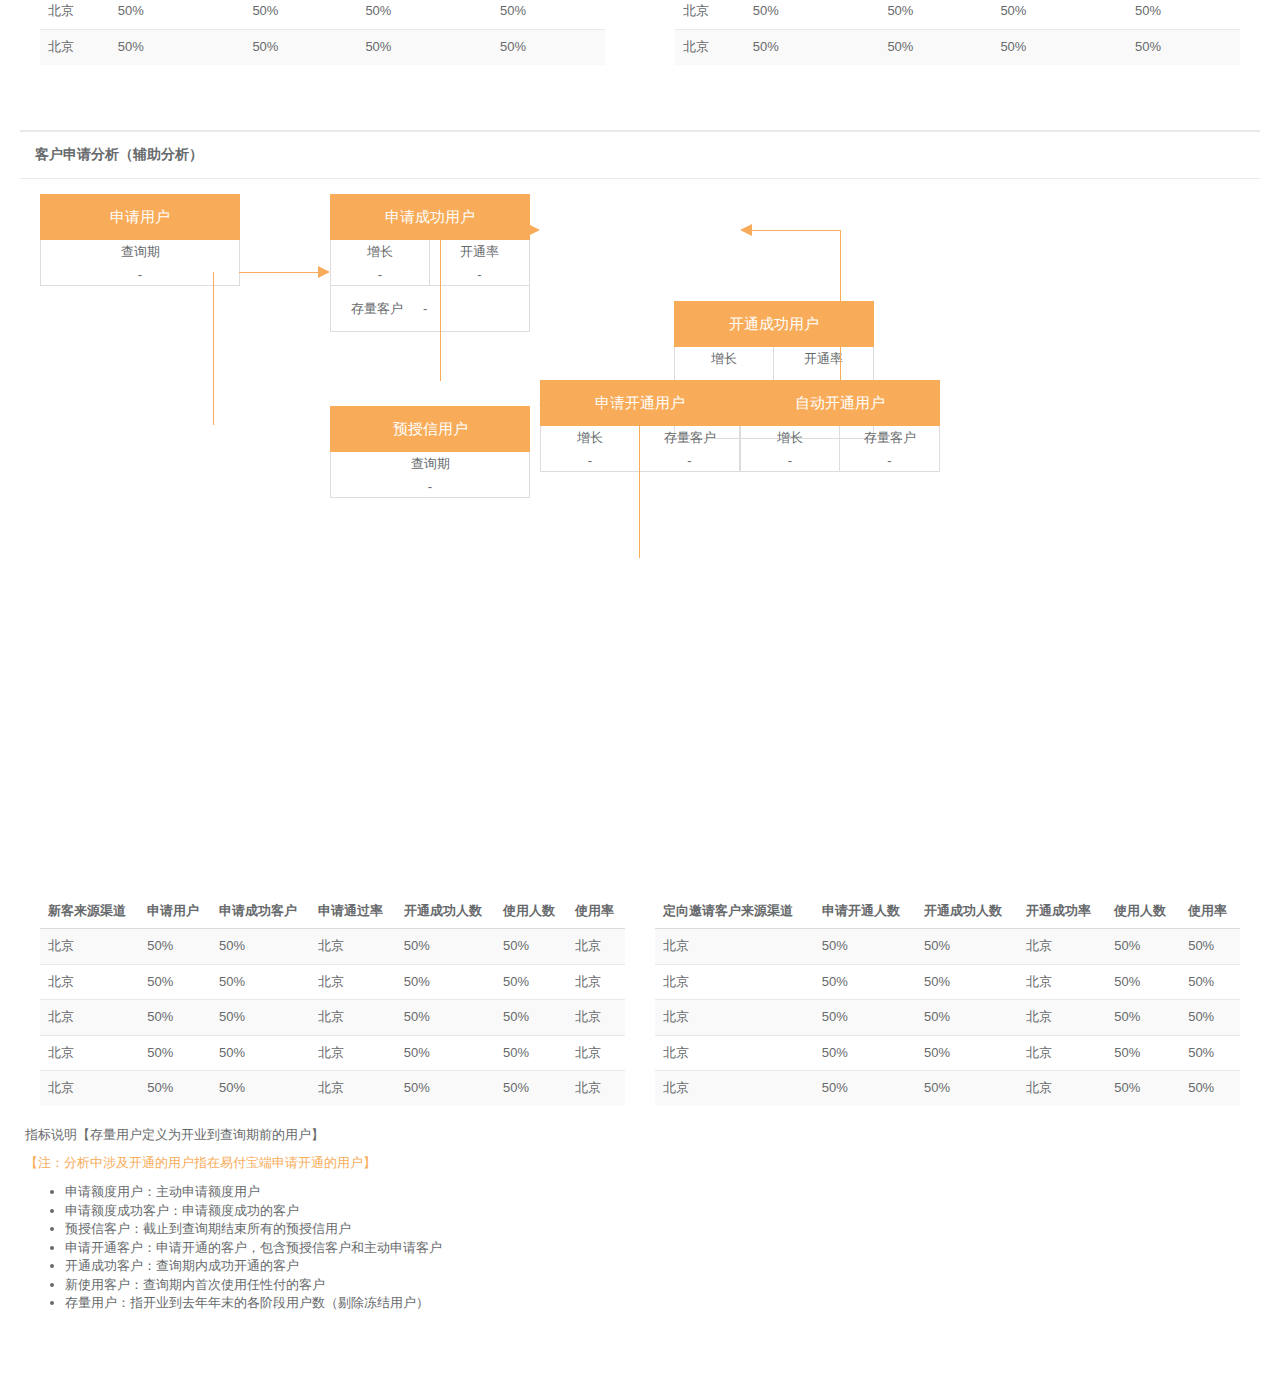
<file: src/main/webapp/orignal-page/total-lend.html>
<!DOCTYPE html>
<html>

<head>

    <meta charset="utf-8">
    <meta name="viewport" content="width=device-width, initial-scale=1.0">
    <title>总投放</title>
    <link href="../css/bootstrap.min.css" rel="stylesheet">
    <link href="../font-awesome/css/font-awesome.css" rel="stylesheet">
    <link href="../css/plugins/iCheck/custom.css" rel="stylesheet">
    <link href="../css/animate.css" rel="stylesheet">
    <!-- Toastr style -->
    <link href="../css/plugins/toastr/toastr.min.css" rel="stylesheet">
    <link href="../css/style.css" rel="stylesheet">
    <link href="../css/plugins/ladda/ladda-themeless.min.css" rel="stylesheet">
    <link href="../css/plugins/steps/jquery.steps.css" rel="stylesheet">
    <!-- Sweet Alert -->
    <link href="../css/plugins/sweetalert/sweetalert.css" rel="stylesheet">
    <link href="../css/plugins/awesome-bootstrap-checkbox/awesome-bootstrap-checkbox.css" rel="stylesheet">
    <link href="../css/main.css" rel="stylesheet">
    <link href="../css/plugins/jedate/jedate.css" rel="stylesheet">
    <link href="../css/total-lend.css" rel="stylesheet">
    <link href="../css/smart.css" rel="stylesheet">

    <style>
        .stl{
            background: #da7b13;
            position: absolute;
            left: 19px;
            height: 40px;
            line-height: 40px;
            top: 3px;
            padding: 0 5px;
        }
    </style>
</head>


<body style="background-color: transparent;">


<div class="wrapper my-wrapper ">

    <!--指标期间选择-->
    <div class="ibox" >
        <div class="ibox-title">
            <h5>对比期间选择</h5>
        </div>
        <div class="ibox-content">
            <div class="form-horizontal">
                <div class="form-group">
                    <label class="col-md-1 control-label">查询期：</label>
                    <div class="col-md-2">
                        <input type="text" id="cBeginTime" class="form-control " placeholder="" readonly>
                    </div>
                    <div class="col-md-2">
                        <input type="text" id="cEndTime" class="form-control"placeholder="" readonly>
                    </div>
                </div>
                <div class="form-group">
                    <label class="col-md-1 control-label">对比期：</label>
                    <div class="col-md-2">
                        <input type="text" id="dBeginTime" class="form-control" placeholder="" readonly>
                    </div>
                    <div class="col-md-2">
                        <input type="text" id="dEndTime" class="form-control" placeholder="" readonly>
                    </div>
                    <div class="col-md-6">
                        <button type="button" class="btn btn-w-m btn-primary" id="searchButton">查询</button>
                        <button type="button" class="btn btn-w-m btn-default" id="addButton">导出编辑</button>
                    </div>
                </div>

            </div>
        </div>
    </div>

    <!--分析思路-->
    <div class="ibox" >
        <div class="ibox-title">
            <h5>分析思路</h5>
        </div>
        <div class="ibox-content">
            <p class="text-primary">A、产品分析：从各产品的角度拆分总投放金额、人数、客单等，查看影响总投放的具体产品</p>
            <p class="text-primary">B、客群分析：从新老客户的角度查看影响总体使用人数的因素</p>
        </div>
    </div>
    <!--产品分析-->
    <div class="ibox" >
        <div class="ibox-title">
            <h5>产品分析</h5>
        </div>

        <div class="ibox-content">
            <div class="product-container">

                <div class="my-box ztf-position">
                    <div class="my-box-title">总投放</div>
                    <div class="my-box-content width-50">
                        <div ><p>投放金额</p><p>132456</p></div>
                        <div><p>增长率</p><p>132456</p></div>
                    </div>
                    <div class="my-box-content width-50">
                        <div><p>投放人数</p><p>132456</p></div>
                        <div><p>增长率</p><p>132456</p></div>
                    </div>
                    <div class="my-box-content width-50">
                        <div><p>客单价</p><p>132456</p></div>
                        <div><p>增长率</p><p>132456</p></div>
                    </div>
                </div>

                <!--购物贷-->
                <div class="my-box gwd-position">
                    <div class="my-box-title">购物贷</div>
                    <div class="my-box-content width-50">
                        <div ><p>投放金额</p><p>132456</p></div>
                        <div><p>增长率</p><p>132456</p></div>
                    </div>
                    <div class="my-box-content width-50">
                        <div><p>投放人数</p><p>132456</p></div>
                        <div><p>增长率</p><p>132456</p></div>
                    </div>
                    <div class="my-box-content width-50">
                        <div><p>客单价</p><p>132456</p></div>
                        <div><p>增长率</p><p>132456</p></div>
                    </div>
                </div>

                <!--现金贷-->
                <div class="my-box xjd-position">
                    <div class="my-box-title">现金贷</div>
                    <div class="my-box-content width-50">
                        <div ><p>投放金额</p><p>132456</p></div>
                        <div><p>增长率</p><p>132456</p></div>
                    </div>
                    <div class="my-box-content width-50">
                        <div><p>投放人数</p><p>132456</p></div>
                        <div><p>增长率</p><p>132456</p></div>
                    </div>
                    <div class="my-box-content width-50">
                        <div><p>客单价</p><p>132456</p></div>
                        <div><p>增长率</p><p>132456</p></div>
                    </div>
                </div>
                <!--易购整体-->
                <div class="my-long-box ygzt-position">
                    <div class="my-box-title">易购整体<a class="label label-success stl" data-toggle="modal" data-target="#myModal5">人数渗透率</a></div>
                    <div class="my-box-content width-25">
                        <div ><p>投放金额</p><p>132456</p></div>
                        <div ><p>增长率</p><p>132456</p></div>
                        <div ><p>增长率</p><p>132456</p></div>
                        <div ><p>增长率</p><p>132456</p></div>
                    </div>
                    <div class="my-box-content width-25">
                        <div ><p>投放金额</p><p>132456</p></div>
                        <div ><p>增长率</p><p>132456</p></div>
                        <div ><p>增长率</p><p>132456</p></div>
                        <div ><p>增长率</p><p>132456</p></div>
                    </div>
                    <div class="my-box-content width-25">
                        <div ><p>投放金额</p><p>132456</p></div>
                        <div ><p>增长率</p><p>132456</p></div>
                        <div ><p>增长率</p><p>132456</p></div>
                        <div ><p>增长率</p><p>132456</p></div>
                    </div>
                </div>


                <!--第三方-->
                <div class="my-box dsf-position">
                    <div class="my-box-title">第三方</div>
                    <div class="my-box-content width-50">
                        <div ><p>投放金额</p><p>132456</p></div>
                        <div><p>增长率</p><p>132456</p></div>
                    </div>
                    <div class="my-box-content width-50">
                        <div><p>投放人数</p><p>132456</p></div>
                        <div><p>增长率</p><p>132456</p></div>
                    </div>
                    <div class="my-box-content width-50">
                        <div><p>客单价</p><p>132456</p></div>
                        <div><p>增长率</p><p>132456</p></div>
                    </div>
                </div>

                <!--随借随还-->
                <div class="my-box sjsh-position">
                    <div class="my-box-title">随借随还</div>
                    <div class="my-box-content width-50">
                        <div ><p>投放金额</p><p>132456</p></div>
                        <div><p>增长率</p><p>132456</p></div>
                    </div>
                    <div class="my-box-content width-50">
                        <div><p>投放人数</p><p>132456</p></div>
                        <div><p>增长率</p><p>132456</p></div>
                    </div>
                    <div class="my-box-content width-50">
                        <div><p>客单价</p><p>132456</p></div>
                        <div><p>增长率</p><p>132456</p></div>
                    </div>
                </div>

                <!--现金分期-->
                <div class="my-box xjfq-position">
                    <div class="my-box-title">现金分期</div>
                    <div class="my-box-content width-50">
                        <div ><p>投放金额</p><p>132456</p></div>
                        <div><p>增长率</p><p>132456</p></div>
                    </div>
                    <div class="my-box-content width-50">
                        <div><p>投放人数</p><p>132456</p></div>
                        <div><p>增长率</p><p>132456</p></div>
                    </div>
                    <div class="my-box-content width-50">
                        <div><p>客单价</p><p>132456</p></div>
                        <div><p>增长率</p><p>132456</p></div>
                    </div>
                </div>
                <!--易购门店-->
                <div class="my-box ygmd-position">
                    <div class="my-box-title">易购门店</div>
                    <div class="my-box-content width-50">
                        <div ><p>投放金额</p><p>132456</p></div>
                        <div><p>增长率</p><p>132456</p></div>
                    </div>
                    <div class="my-box-content width-50">
                        <div><p>投放人数</p><p>132456</p></div>
                        <div><p>增长率</p><p>132456</p></div>
                    </div>
                    <div class="my-box-content width-50">
                        <div><p>客单价</p><p>132456</p></div>
                        <div><p>增长率</p><p>132456</p></div>
                    </div>
                </div>
                <!--易购线上-->
                <div class="my-box ygxs-position">
                    <div class="my-box-title">易购线上</div>
                    <div class="my-box-content width-50">
                        <div ><p>投放金额</p><p>132456</p></div>
                        <div><p>增长率</p><p>132456</p></div>
                    </div>
                    <div class="my-box-content width-50">
                        <div><p>投放人数</p><p>132456</p></div>
                        <div><p>增长率</p><p>132456</p></div>
                    </div>
                    <div class="my-box-content width-50">
                        <div><p>客单价</p><p>132456</p></div>
                        <div><p>增长率</p><p>132456</p></div>
                    </div>
                </div>

                <!--第一条线-->
                <div class="connect-line one-two">
                    <div class="connect-line-top one-two-top"></div>
                    <span class="connect-line-hen"></span>
                    <div class="triangle-down-box left-triangle">
                        <div class="shu-line"></div>
                        <div class="triangle-down"></div>
                    </div>
                    <div class="triangle-down-box right-triangle">
                        <div class="shu-line"></div>
                        <div class="triangle-down"></div>
                    </div>
                </div>
                <!--第二条线-->
                <div class="connect-line two-three">
                    <div class="connect-line-top two-three-top"></div>
                    <span class="connect-line-hen"></span>
                    <div class="triangle-down-box left-triangle">
                        <div class="shu-line"></div>
                        <div class="triangle-down"></div>
                    </div>
                    <div class="triangle-down-box right-triangle">
                        <div class="shu-line"></div>
                        <div class="triangle-down"></div>
                    </div>
                </div>
                <!--第三条线-->
                <div class="connect-line two-three-right">
                    <div class="connect-line-top two-three-right-top"></div>
                    <span class="connect-line-hen"></span>
                    <div class="triangle-down-box left-triangle">
                        <div class="shu-line"></div>
                        <div class="triangle-down"></div>
                    </div>
                    <div class="triangle-down-box right-triangle">
                        <div class="shu-line"></div>
                        <div class="triangle-down"></div>
                    </div>
                </div>
                <!--第四条线-->
                <div class="connect-line four">
                    <div class="connect-line-top four-top"></div>
                    <span class="connect-line-hen"></span>
                    <div class="triangle-down-box left-triangle">
                        <div class="shu-line"></div>
                        <div class="triangle-down"></div>
                    </div>
                    <div class="triangle-down-box right-triangle">
                        <div class="shu-line"></div>
                        <div class="triangle-down"></div>
                    </div>
                </div>

            </div>
        </div>

    </div>


    <!--客群分析-->
    <!--新客户-->
    <div class="row">
        <div class="col-lg-6">
            <div class="ibox" >
                <div class="ibox-title">
                    <h5>首购客户&nbsp;&nbsp;</h5>
                    <span class="label label-primary">人数201321</span>
                    <span class="label label-primary">增长20%</span>
                    <span class="label label-primary">贡献度123123万元</span>
                    <span class="label label-primary">贡献率20%</span>
                    <span class="label label-primary">增长50%</span>
                </div>
                <div class="ibox-content">
                    <div class="table-responsive">
                        <table class="table table-striped">
                            <thead>
                            <tr>
                                <th>产品 </th>
                                <th>查询期人数</th>
                                <th>人数增长</th>
                                <th>查询期贡献</th>
                                <th>贡献增长</th>
                            </tr>
                            </thead>
                            <tbody >
                            <tr><td>北京</td><td>50%</td><td>50%</td><td>50%</td><td>50%</td></tr>
                            <tr><td>北京</td><td>50%</td><td>50%</td><td>50%</td><td>50%</td></tr>
                            <tr><td>北京</td><td>50%</td><td>50%</td><td>50%</td><td>50%</td></tr>
                            <tr><td>北京</td><td>50%</td><td>50%</td><td>50%</td><td>50%</td></tr>
                            <tr><td>北京</td><td>50%</td><td>50%</td><td>50%</td><td>50%</td></tr>
                            </tbody>
                        </table>
                    </div>
                </div>
            </div>
        </div>

        <div class="col-lg-6">
            <div class="ibox" >
                <div class="ibox-title">
                    <h5>复购客户&nbsp;&nbsp;</h5>
                    <span class="label label-primary">人数201321</span>
                    <span class="label label-primary">增长20%</span>
                    <span class="label label-primary">贡献度123123万元</span>
                    <span class="label label-primary">贡献率20%</span>
                    <span class="label label-primary">增长50%</span>
                </div>
                <div class="ibox-content">
                    <div class="table-responsive">
                        <table class="table table-striped">
                            <thead>
                            <tr>
                                <th>产品 </th>
                                <th>查询期人数</th>
                                <th>人数增长</th>
                                <th>查询期贡献</th>
                                <th>贡献增长</th>
                            </tr>
                            </thead>
                            <tbody >
                            <tr><td>北京</td><td>50%</td><td>50%</td><td>50%</td><td>50%</td></tr>
                            <tr><td>北京</td><td>50%</td><td>50%</td><td>50%</td><td>50%</td></tr>
                            <tr><td>北京</td><td>50%</td><td>50%</td><td>50%</td><td>50%</td></tr>
                            <tr><td>北京</td><td>50%</td><td>50%</td><td>50%</td><td>50%</td></tr>
                            <tr><td>北京</td><td>50%</td><td>50%</td><td>50%</td><td>50%</td></tr>
                            </tbody>
                        </table>
                    </div>
                </div>
            </div>
        </div>
    </div>
    <div class="ibox" >
        <div class="ibox-title">
            <h5>客户申请分析（辅助分析）</h5>
        </div>
        <div class="ibox-content">
            <div class="product-container" style="height: 680px;margin-bottom: 20px;">
                <!--第三层-->
                <div class="my-box ktcg-khs-position" >
                    <div class="my-box-title">开通成功用户</div>
                    <div class="my-box-content width-50">
                        <div ><p>增长</p><p>-</p></div>
                        <div><p>开通率</p><p>-</p></div>
                    </div>
                    <div class="my-box-content ">
                       <div class="cunliang">
                           <span>存量客户</span><span>-</span>
                       </div>
                    </div>
                </div>
                <!--第四层-->
                <div class="my-box sqkt-khs-position" >
                    <div class="my-box-title">申请开通用户</div>
                    <div class="my-box-content width-50">
                        <div ><p>增长</p><p>-</p></div>
                        <div><p>存量客户</p><p>-</p></div>
                    </div>
                </div>
                <div class="my-box zdkt-khs-position" >
                    <div class="my-box-title">自动开通用户</div>
                    <div class="my-box-content width-50">
                        <div ><p>增长</p><p>-</p></div>
                        <div><p>存量客户</p><p>-</p></div>
                    </div>
                </div>
                <!--第五层-->
                <div class="my-box ysxyh-khs-position" >
                    <div class="my-box-title">预授信用户</div>
                    <div class="my-box-content width-100">
                        <div ><p>查询期</p><p>-</p></div>
                    </div>
                </div>
                <div class="my-box sqcg-khs-position" >
                    <div class="my-box-title">申请成功用户</div>
                    <div class="my-box-content width-50">
                        <div ><p>增长</p><p>-</p></div>
                        <div><p>开通率</p><p>-</p></div>
                    </div>
                    <div class="my-box-content ">
                        <div class="cunliang">
                            <span>存量客户</span><span>-</span>
                        </div>
                    </div>
                </div>
                <!--第六层-->
                <div class="my-box sqyh-khs-position" >
                    <div class="my-box-title">申请用户</div>
                    <div class="my-box-content width-100">
                        <div ><p>查询期</p><p>-</p></div>
                    </div>
                </div>

                <!-- 向左箭头 带折线-->
                <div class="left-zhe-triangle line-9">
                    <div class="h-line "></div>
                    <div class="triangle-left "></div>
                    <div class="s-line "></div>
                </div>
                <!-- 向右箭头 带折线-->
                <div class="left-zhe-triangle line-10">
                    <div class="h-line "></div>
                    <div class="triangle-right "></div>
                    <div class="s-line "></div>
                </div>
                <!-- 向左箭头 带折线-->
                <div class="left-zhe-triangle line-11">
                    <div class="h-line "></div>
                    <div class="triangle-left "></div>
                    <div class="s-line "></div>
                </div>

                <!-- 向右箭头 带折线-->
                <div class="left-zhe-triangle line-12">
                    <div class="h-line "></div>
                    <div class="triangle-right "></div>
                    <div class="s-line "></div>
                </div>
                <!-- 向上箭头-->
                <div class="up-zx-triangle line-13">
                    <div class="s-line "></div>
                    <div class="triangle-up "></div>
                </div>
            </div>


            <div class="row">
                <div class="col-lg-6">
                    <div class="table-responsive">
                        <table class="table table-striped">
                            <thead>
                            <tr>
                                <th>新客来源渠道 </th>
                                <th>申请用户</th>
                                <th>申请成功客户</th>
                                <th>申请通过率</th>
                                <th>开通成功人数</th>
                                <th>使用人数</th>
                                <th>使用率</th>
                            </tr>
                            </thead>
                            <tbody >
                            <tr><td>北京</td><td>50%</td><td>50%</td><td>北京</td><td>50%</td><td>50%</td><td>北京</td></tr>
                            <tr><td>北京</td><td>50%</td><td>50%</td><td>北京</td><td>50%</td><td>50%</td><td>北京</td></tr>
                            <tr><td>北京</td><td>50%</td><td>50%</td><td>北京</td><td>50%</td><td>50%</td><td>北京</td></tr>
                            <tr><td>北京</td><td>50%</td><td>50%</td><td>北京</td><td>50%</td><td>50%</td><td>北京</td></tr>
                            <tr><td>北京</td><td>50%</td><td>50%</td><td>北京</td><td>50%</td><td>50%</td><td>北京</td></tr>
                            </tbody>
                        </table>
                    </div>
                </div>
                <div class="col-lg-6" >

                    <div class="table-responsive">
                        <table class="table table-striped">
                            <thead>
                            <tr>
                                <th>定向邀请客户来源渠道 </th>
                                <th>申请开通人数</th>
                                <th>开通成功人数</th>
                                <th>开通成功率 </th>
                                <th>使用人数</th>
                                <th>使用率 </th>
                            </tr>
                            </thead>
                            <tbody >
                            <tr><td>北京</td><td>50%</td><td>50%</td><td>北京</td><td>50%</td><td>50%</td></tr>
                            <tr><td>北京</td><td>50%</td><td>50%</td><td>北京</td><td>50%</td><td>50%</td></tr>
                            <tr><td>北京</td><td>50%</td><td>50%</td><td>北京</td><td>50%</td><td>50%</td></tr>
                            <tr><td>北京</td><td>50%</td><td>50%</td><td>北京</td><td>50%</td><td>50%</td></tr>
                            <tr><td>北京</td><td>50%</td><td>50%</td><td>北京</td><td>50%</td><td>50%</td></tr>
                            </tbody>
                        </table>
                    </div>

                </div>
            </div>
            <div class="row">

                <p class="text-primary">指标说明【存量用户定义为开业到查询期前的用户】
                <p class="text-warning">【注：分析中涉及开通的用户指在易付宝端申请开通的用户】</p></p>
                <ul>
                <li> 申请额度用户：主动申请额度用户</li>
                <li>申请额度成功客户：申请额度成功的客户</li>
                <li>预授信客户：截止到查询期结束所有的预授信用户</li>
                <li>申请开通客户：申请开通的客户，包含预授信客户和主动申请客户</li>
                <li>开通成功客户：查询期内成功开通的客户</li>
                <li>新使用客户：查询期内首次使用任性付的客户</li>
                <li>存量用户：指开业到去年年末的各阶段用户数（剔除冻结用户）</li>
                </ul>
            </div>


        </div>
    </div>

    <!---->
    <div class="modal inmodal fade" id="myModal5" tabindex="-1" role="dialog"  aria-hidden="true">
        <div class="modal-dialog modal-lg">
            <div class="modal-content">
                <div class="modal-header">
                    <button type="button" class="close" data-dismiss="modal"><span aria-hidden="true">&times;</span><span class="sr-only">Close</span></button>
                    <div id="custGroupChart" style="width: 890px;margin: 20px 0 20px 0;">

                    </div>
                </div>
            </div>
        </div>
    </div>


    <!-- Mainly scripts -->
    <script src="../js/jquery-3.1.1.min.js"></script>
    <!--<script src="../js/jquery-2.1.1.js"></script>-->

    <script src="../js/bootstrap.min.js"></script>
    <script src="../js/plugins/metisMenu/jquery.metisMenu.js"></script>
    <script src="../js/plugins/slimscroll/jquery.slimscroll.min.js"></script>

    <!-- Custom and plugin javascript -->
    <script src="../js/inspinia.js"></script>
    <!--<script src="../js/plugins/pace/pace.min.js"></script>-->

    <!-- iCheck -->
    <script src="../js/plugins/iCheck/icheck.min.js"></script>
    <!-- Ladda -->
    <script src="../js/plugins/ladda/spin.min.js"></script>
    <script src="../js/plugins/ladda/ladda.min.js"></script>
    <script src="../js/plugins/ladda/ladda.jquery.min.js"></script>
    <!-- Sweet alert -->
    <script src="../js/plugins/sweetalert/sweetalert.min.js"></script>
    <!-- Steps -->
    <script src="../js/plugins/steps/jquery.steps.js"></script>
    <!-- echarts -->
    <script src="../js/plugins/echarts/echarts.js"></script>
    <script src="../js/lib/jquery.page.js"></script>
    <!-- Jquery Validate -->
    <script src="../js/plugins/validate/jquery.validate.min.js"></script>
    <script src="../js/plugins/jedate/jquery.jedate.js"></script>
    <!--我的图表-->
    <script src="../js/smart/myChart.js"></script>

</body>
<script>
    $(document).ready(function(){
        totalLendInit();
    });

</script>
</html>
</file>
<file: src/main/webapp/css/plugins/iCheck/custom.css>
/* iCheck plugin Square skin, green
----------------------------------- */
.icheckbox_square-green,
.iradio_square-green {
    display: inline-block;
    *display: inline;
    vertical-align: middle;
    margin: 0;
    padding: 0;
    width: 22px;
    height: 22px;
    background: url(green.png) no-repeat;
    border: none;
    cursor: pointer;
}

.icheckbox_square-green {
    background-position: 0 0;
}
.icheckbox_square-green.hover {
    background-position: -24px 0;
}
.icheckbox_square-green.checked {
    background-position: -48px 0;
}
.icheckbox_square-green.disabled {
    background-position: -72px 0;
    cursor: default;
}
.icheckbox_square-green.checked.disabled {
    background-position: -96px 0;
}

.iradio_square-green {
    background-position: -120px 0;
}
.iradio_square-green.hover {
    background-position: -144px 0;
}
.iradio_square-green.checked {
    background-position: -168px 0;
}
.iradio_square-green.disabled {
    background-position: -192px 0;
    cursor: default;
}
.iradio_square-green.checked.disabled {
    background-position: -216px 0;
}

/* HiDPI support */
@media (-o-min-device-pixel-ratio: 5/4), (-webkit-min-device-pixel-ratio: 1.25), (min-resolution: 120dpi) {
    .icheckbox_square-green,
    .iradio_square-green {
        background-image: url(green@2x.png);
        -webkit-background-size: 240px 24px;
        background-size: 240px 24px;
    }
}
</file>
<file: src/main/webapp/css/style.css>
/*@import url("https://fonts.googleapis.com/css?family=Open+Sans:300,400,600,700");*/
/*@import url("https://fonts.googleapis.com/css?family=Roboto:400,300,500,700");*/
/*
 *
 *   INSPINIA - Responsive Admin Theme
 *   version 2.7
 *
*/
h1,
h2,
h3,
h4,
h5,
h6 {
    font-weight: 100;
}
h1 {
    font-size: 30px;
}
h2 {
    font-size: 24px;
}
h3 {
    font-size: 16px;
}
h4 {
    font-size: 14px;
}
h5 {
    font-size: 12px;
}
h6 {
    font-size: 10px;
}
h3,
h4,
h5 {
    margin-top: 5px;
    font-weight: 600;
}
.nav > li > a {
    color: #a7b1c2;
    font-weight: 600;
    padding: 14px 20px 14px 25px;
}
.nav.navbar-right > li > a {
    color: #999c9e;
}
.nav > li.active > a {
    color: #ffffff;
}
.navbar-default .nav > li > a:hover,
.navbar-default .nav > li > a:focus {
    background-color: #293846;
    color: white;
}
.nav .open > a,
.nav .open > a:hover,
.nav .open > a:focus {
    background: #fff;
}
.nav.navbar-top-links > li > a:hover,
.nav.navbar-top-links > li > a:focus {
    background-color: transparent;
}
.nav > li > a i {
    margin-right: 6px;
}
.navbar {
    border: 0;
}
.navbar-default {
    background-color: transparent;
    border-color: #2f4050;
}
.navbar-top-links li {
    display: inline-block;
}
.navbar-top-links li:last-child {
    margin-right: 40px;
}
.body-small .navbar-top-links li:last-child {
    margin-right: 0;
}
.navbar-top-links li a {
    padding: 20px 10px;
    min-height: 50px;
}
.dropdown-menu {
    border: medium none;
    border-radius: 3px;
    box-shadow: 0 0 3px rgba(86, 96, 117, 0.7);
    display: none;
    float: left;
    font-size: 12px;
    left: 0;
    list-style: none outside none;
    padding: 0;
    position: absolute;
    text-shadow: none;
    top: 100%;
    z-index: 1000;
}
.dropdown-menu > li > a {
    border-radius: 3px;
    color: inherit;
    line-height: 25px;
    margin: 4px;
    text-align: left;
    font-weight: normal;
}
.dropdown-menu > .active > a,
.dropdown-menu > .active > a:focus,
.dropdown-menu > .active > a:hover {
    color: #fff;
    text-decoration: none;
    background-color: #1ab394;
    outline: 0;
}
.dropdown-menu > li > a.font-bold {
    font-weight: 600;
}
.navbar-top-links .dropdown-menu li {
    display: block;
}
.navbar-top-links .dropdown-menu li:last-child {
    margin-right: 0;
}
.navbar-top-links .dropdown-menu li a {
    padding: 3px 20px;
    min-height: 0;
}
.navbar-top-links .dropdown-menu li a div {
    white-space: normal;
}
.navbar-top-links .dropdown-messages,
.navbar-top-links .dropdown-tasks,
.navbar-top-links .dropdown-alerts {
    width: 310px;
    min-width: 0;
}
.navbar-top-links .dropdown-messages {
    margin-left: 5px;
}
.navbar-top-links .dropdown-tasks {
    margin-left: -59px;
}
.navbar-top-links .dropdown-alerts {
    margin-left: -123px;
}
.navbar-top-links .dropdown-user {
    right: 0;
    left: auto;
}
.dropdown-messages,
.dropdown-alerts {
    padding: 10px 10px 10px 10px;
}
.dropdown-messages li a,
.dropdown-alerts li a {
    font-size: 12px;
}
.dropdown-messages li em,
.dropdown-alerts li em {
    font-size: 10px;
}
.nav.navbar-top-links .dropdown-alerts a {
    font-size: 12px;
}
.nav-header {
    padding: 33px 25px;
    background-color: #2f4050;
    background-image: url("patterns/header-profile.png");
}
.pace-done .nav-header {
    transition: all 0.4s;
}
ul.nav-second-level {
    background: #293846;
}
.nav > li.active {
    border-left: 4px solid #19aa8d;
    background: #293846;
}
.nav.nav-second-level > li.active {
    border: none;
}
.nav.nav-second-level.collapse[style] {
    height: auto !important;
}
.nav-header a {
    color: #DFE4ED;
}
.nav-header .text-muted {
    color: #8095a8;
}
.minimalize-styl-2 {
    padding: 4px 12px;
    margin: 14px 5px 5px 20px;
    font-size: 14px;
    float: left;
}
.navbar-form-custom {
    float: left;
    height: 50px;
    padding: 0;
    width: 200px;
    display: block;
}
.navbar-form-custom .form-group {
    margin-bottom: 0;
}
.nav.navbar-top-links a {
    font-size: 14px;
}
.navbar-form-custom .form-control {
    background: none repeat scroll 0 0 rgba(0, 0, 0, 0);
    border: medium none;
    font-size: 14px;
    height: 60px;
    margin: 0;
    z-index: 2000;
}
.count-info .label {
    line-height: 12px;
    padding: 2px 5px;
    position: absolute;
    right: 6px;
    top: 12px;
}
.arrow {
    float: right;
}
.fa.arrow:before {
    content: "\f104";
}
.active > a > .fa.arrow:before {
    content: "\f107";
}
.nav-second-level li,
.nav-third-level li {
    border-bottom: none !important;
}
.nav-second-level li a {
    padding: 7px 10px 7px 10px;
    padding-left: 52px;
}
.nav-third-level li a {
    padding-left: 62px;
}
.nav-second-level li:last-child {
    margin-bottom: 10px;
}
body:not(.fixed-sidebar):not(.canvas-menu).mini-navbar .nav li:hover > .nav-second-level,
.mini-navbar .nav li:focus > .nav-second-level {
    display: block;
    border-radius: 0 2px 2px 0;
    min-width: 140px;
    height: auto;
}
body.mini-navbar .navbar-default .nav > li > .nav-second-level li a {
    font-size: 12px;
    border-radius: 3px;
}
.fixed-nav .slimScrollDiv #side-menu {
    padding-bottom: 60px;
}
.mini-navbar .nav-second-level li a {
    padding: 10px 10px 10px 15px;
}
.mini-navbar .nav .nav-second-level {
    position: absolute;
    left: 70px;
    top: 0;
    background-color: #2f4050;
    padding: 10px 10px 10px 10px;
    font-size: 12px;
}
.canvas-menu.mini-navbar .nav-second-level {
    background: #293846;
}
.mini-navbar li.active .nav-second-level {
    left: 65px;
}
.navbar-default .special_link a {
    background: #1ab394;
    color: white;
}
.navbar-default .special_link a:hover {
    background: #17987e !important;
    color: white;
}
.navbar-default .special_link a span.label {
    background: #fff;
    color: #1ab394;
}
.navbar-default .landing_link a {
    background: #1cc09f;
    color: white;
}
.navbar-default .landing_link a:hover {
    background: #1ab394 !important;
    color: white;
}
.navbar-default .landing_link a span.label {
    background: #fff;
    color: #1cc09f;
}
.logo-element {
    text-align: center;
    font-size: 18px;
    font-weight: 600;
    color: white;
    display: none;
    padding: 18px 0;
}
.pace-done .navbar-static-side,
.pace-done .nav-header,
.pace-done li.active,
.pace-done #page-wrapper,
.pace-done .footer {
    -webkit-transition: all 0.4s;
    -moz-transition: all 0.4s;
    -o-transition: all 0.4s;
    transition: all 0.4s;
}
.navbar-fixed-top {
    background: #fff;
    transition-duration: 0.4s;
    border-bottom: 1px solid #e7eaec !important;
    z-index: 2030;
}
.navbar-fixed-top,
.navbar-static-top {
    background: #f3f3f4;
}
.fixed-nav #wrapper {
    margin-top: 0;
}
.nav-tabs > li.active > a,
.nav-tabs > li.active > a:hover,
.nav-tabs > li.active > a:focus {
    -moz-border-bottom-colors: none;
    -moz-border-left-colors: none;
    -moz-border-right-colors: none;
    -moz-border-top-colors: none;
    background: none;
    border-color: #dddddd #dddddd rgba(0, 0, 0, 0);
    border-bottom: #f3f3f4;
    border-image: none;
    border-style: solid;
    border-width: 1px;
    color: #555555;
    cursor: default;
}
.nav.nav-tabs li {
    background: none;
    border: none;
}
body.fixed-nav #wrapper .navbar-static-side,
body.fixed-nav #wrapper #page-wrapper {
    margin-top: 60px;
}
body.top-navigation.fixed-nav #wrapper #page-wrapper {
    margin-top: 0;
}
body.fixed-nav.fixed-nav-basic .navbar-fixed-top {
    left: 220px;
}
body.fixed-nav.fixed-nav-basic.mini-navbar .navbar-fixed-top {
    left: 70px;
}
body.fixed-nav.fixed-nav-basic.fixed-sidebar.mini-navbar .navbar-fixed-top {
    left: 0;
}
body.fixed-nav.fixed-nav-basic #wrapper .navbar-static-side {
    margin-top: 0;
}
body.fixed-nav.fixed-nav-basic.body-small .navbar-fixed-top {
    left: 0;
}
body.fixed-nav.fixed-nav-basic.fixed-sidebar.mini-navbar.body-small .navbar-fixed-top {
    left: 220px;
}
.fixed-nav .minimalize-styl-2 {
    margin: 14px 5px 5px 15px;
}
.body-small .navbar-fixed-top {
    margin-left: 0;
}
body.mini-navbar .navbar-static-side {
    width: 70px;
}
body.mini-navbar .profile-element,
body.mini-navbar .nav-label,
body.mini-navbar .navbar-default .nav li a span {
    display: none;
}
body.canvas-menu .profile-element {
    display: block;
}
body:not(.fixed-sidebar):not(.canvas-menu).mini-navbar .nav-second-level {
    display: none;
}
body.mini-navbar .navbar-default .nav > li > a {
    font-size: 16px;
}
body.mini-navbar .logo-element {
    display: block;
}
body.canvas-menu .logo-element {
    display: none;
}
body.mini-navbar .nav-header {
    padding: 0;
    background-color: #1ab394;
}
body.canvas-menu .nav-header {
    padding: 33px 25px;
}
body.mini-navbar #page-wrapper {
    margin: 0 0 0 70px;
}
body.fixed-sidebar.mini-navbar .footer,
body.canvas-menu.mini-navbar .footer {
    margin: 0 0 0 0 !important;
}
body.canvas-menu.mini-navbar #page-wrapper,
body.canvas-menu.mini-navbar .footer {
    margin: 0 0 0 0;
}
body.fixed-sidebar .navbar-static-side,
body.canvas-menu .navbar-static-side {
    position: fixed;
    width: 220px;
    z-index: 2001;
    height: 100%;
}
body.fixed-sidebar.mini-navbar .navbar-static-side {
    width: 0;
}
body.fixed-sidebar.mini-navbar #page-wrapper {
    margin: 0 0 0 0;
}
body.body-small.fixed-sidebar.mini-navbar #page-wrapper {
    margin: 0 0 0 220px;
}
body.body-small.fixed-sidebar.mini-navbar .navbar-static-side {
    width: 220px;
}
.fixed-sidebar.mini-navbar .nav li:focus > .nav-second-level,
.canvas-menu.mini-navbar .nav li:focus > .nav-second-level {
    display: block;
    height: auto;
}
body.fixed-sidebar.mini-navbar .navbar-default .nav > li > .nav-second-level li a {
    font-size: 12px;
    border-radius: 3px;
}
body.canvas-menu.mini-navbar .navbar-default .nav > li > .nav-second-level li a {
    font-size: 13px;
    border-radius: 3px;
}
.fixed-sidebar.mini-navbar .nav-second-level li a,
.canvas-menu.mini-navbar .nav-second-level li a {
    padding: 10px 10px 10px 15px;
}
.fixed-sidebar.mini-navbar .nav-second-level,
.canvas-menu.mini-navbar .nav-second-level {
    position: relative;
    padding: 0;
    font-size: 13px;
}
.fixed-sidebar.mini-navbar li.active .nav-second-level,
.canvas-menu.mini-navbar li.active .nav-second-level {
    left: 0;
}
body.fixed-sidebar.mini-navbar .navbar-default .nav > li > a,
body.canvas-menu.mini-navbar .navbar-default .nav > li > a {
    font-size: 13px;
}
body.fixed-sidebar.mini-navbar .nav-label,
body.fixed-sidebar.mini-navbar .navbar-default .nav li a span,
body.canvas-menu.mini-navbar .nav-label,
body.canvas-menu.mini-navbar .navbar-default .nav li a span {
    display: inline;
}
body.canvas-menu.mini-navbar .navbar-default .nav li .profile-element a span {
    display: block;
}
.canvas-menu.mini-navbar .nav-second-level li a,
.fixed-sidebar.mini-navbar .nav-second-level li a {
    padding: 7px 10px 7px 52px;
}
.fixed-sidebar.mini-navbar .nav-second-level,
.canvas-menu.mini-navbar .nav-second-level {
    left: 0;
}
body.canvas-menu nav.navbar-static-side {
    z-index: 2001;
    background: #2f4050;
    height: 100%;
    position: fixed;
    display: none;
}
body.canvas-menu.mini-navbar nav.navbar-static-side {
    display: block;
    width: 220px;
}
.top-navigation #page-wrapper {
    margin-left: 0;
}
.top-navigation .navbar-nav .dropdown-menu > .active > a {
    background: white;
    color: #1ab394;
    font-weight: bold;
}
.white-bg .navbar-fixed-top,
.white-bg .navbar-static-top {
    background: #fff;
}
.top-navigation .navbar {
    margin-bottom: 0;
}
.top-navigation .nav > li > a {
    padding: 15px 20px;
    color: #676a6c;
}
.top-navigation .nav > li a:hover,
.top-navigation .nav > li a:focus {
    background: #fff;
    color: #1ab394;
}
.top-navigation .nav > li.active {
    background: #fff;
    border: none;
}
.top-navigation .nav > li.active > a {
    color: #1ab394;
}
.top-navigation .navbar-right {
    margin-right: 10px;
}
.top-navigation .navbar-nav .dropdown-menu {
    box-shadow: none;
    border: 1px solid #e7eaec;
}
.top-navigation .dropdown-menu > li > a {
    margin: 0;
    padding: 7px 20px;
}
.navbar .dropdown-menu {
    margin-top: 0;
}
.top-navigation .navbar-brand {
    background: #1ab394;
    color: #fff;
    padding: 15px 25px;
}
.top-navigation .navbar-top-links li:last-child {
    margin-right: 0;
}
.top-navigation.mini-navbar #page-wrapper,
.top-navigation.body-small.fixed-sidebar.mini-navbar #page-wrapper,
.mini-navbar .top-navigation #page-wrapper,
.body-small.fixed-sidebar.mini-navbar .top-navigation #page-wrapper,
.canvas-menu #page-wrapper {
    margin: 0;
}
.top-navigation.fixed-nav #wrapper,
.fixed-nav #wrapper.top-navigation {
    margin-top: 50px;
}
.top-navigation .footer.fixed {
    margin-left: 0 !important;
}
.top-navigation .wrapper.wrapper-content {
    padding: 40px;
}
.top-navigation.body-small .wrapper.wrapper-content,
.body-small .top-navigation .wrapper.wrapper-content {
    padding: 40px 0 40px 0;
}
.navbar-toggle {
    background-color: #1ab394;
    color: #fff;
    padding: 6px 12px;
    font-size: 14px;
}
.top-navigation .navbar-nav .open .dropdown-menu > li > a,
.top-navigation .navbar-nav .open .dropdown-menu .dropdown-header {
    padding: 10px 15px 10px 20px;
}
@media (max-width: 768px) {
    .top-navigation .navbar-header {
        display: block;
        float: none;
    }
}
.menu-visible-lg,
.menu-visible-md {
    display: none !important;
}
@media (min-width: 1200px) {
    .menu-visible-lg {
        display: block !important;
    }
}
@media (min-width: 992px) {
    .menu-visible-md {
        display: block !important;
    }
}
@media (max-width: 767px) {
    .menu-visible-md {
        display: block !important;
    }
    .menu-visible-lg {
        display: block !important;
    }
}
.btn {
    border-radius: 3px;
}
.float-e-margins .btn {
    margin-bottom: 5px;
}
.btn-w-m {
    min-width: 120px;
}
.btn-primary.btn-outline {
    color: #1ab394;
}
.btn-success.btn-outline {
    color: #1c84c6;
}
.btn-info.btn-outline {
    color: #23c6c8;
}
.btn-warning.btn-outline {
    color: #f8ac59;
}
.btn-danger.btn-outline {
    color: #ed5565;
}
.btn-primary.btn-outline:hover,
.btn-success.btn-outline:hover,
.btn-info.btn-outline:hover,
.btn-warning.btn-outline:hover,
.btn-danger.btn-outline:hover {
    color: #fff;
}
.btn-primary {
    background-color: #1ab394;
    border-color: #1ab394;
    color: #FFFFFF;
}
.btn-primary:hover,
.btn-primary:focus,
.btn-primary:active,
.btn-primary.active,
.open .dropdown-toggle.btn-primary,
.btn-primary:active:focus,
.btn-primary:active:hover,
.btn-primary.active:hover,
.btn-primary.active:focus {
    background-color: #18a689;
    border-color: #18a689;
    color: #FFFFFF;
}
.btn-primary:active,
.btn-primary.active,
.open .dropdown-toggle.btn-primary {
    background-image: none;
}
.btn-primary.disabled,
.btn-primary.disabled:hover,
.btn-primary.disabled:focus,
.btn-primary.disabled:active,
.btn-primary.disabled.active,
.btn-primary[disabled],
.btn-primary[disabled]:hover,
.btn-primary[disabled]:focus,
.btn-primary[disabled]:active,
.btn-primary.active[disabled],
fieldset[disabled] .btn-primary,
fieldset[disabled] .btn-primary:hover,
fieldset[disabled] .btn-primary:focus,
fieldset[disabled] .btn-primary:active,
fieldset[disabled] .btn-primary.active {
    background-color: #1dc5a3;
    border-color: #1dc5a3;
}
.btn-success {
    background-color: #1c84c6;
    border-color: #1c84c6;
    color: #FFFFFF;
}
.btn-success:hover,
.btn-success:focus,
.btn-success:active,
.btn-success.active,
.open .dropdown-toggle.btn-success,
.btn-success:active:focus,
.btn-success:active:hover,
.btn-success.active:hover,
.btn-success.active:focus {
    background-color: #1a7bb9;
    border-color: #1a7bb9;
    color: #FFFFFF;
}
.btn-success:active,
.btn-success.active,
.open .dropdown-toggle.btn-success {
    background-image: none;
}
.btn-success.disabled,
.btn-success.disabled:hover,
.btn-success.disabled:focus,
.btn-success.disabled:active,
.btn-success.disabled.active,
.btn-success[disabled],
.btn-success[disabled]:hover,
.btn-success[disabled]:focus,
.btn-success[disabled]:active,
.btn-success.active[disabled],
fieldset[disabled] .btn-success,
fieldset[disabled] .btn-success:hover,
fieldset[disabled] .btn-success:focus,
fieldset[disabled] .btn-success:active,
fieldset[disabled] .btn-success.active {
    background-color: #1f90d8;
    border-color: #1f90d8;
}
.btn-info {
    background-color: #23c6c8;
    border-color: #23c6c8;
    color: #FFFFFF;
}
.btn-info:hover,
.btn-info:focus,
.btn-info:active,
.btn-info.active,
.open .dropdown-toggle.btn-info,
.btn-info:active:focus,
.btn-info:active:hover,
.btn-info.active:hover,
.btn-info.active:focus {
    background-color: #21b9bb;
    border-color: #21b9bb;
    color: #FFFFFF;
}
.btn-info:active,
.btn-info.active,
.open .dropdown-toggle.btn-info {
    background-image: none;
}
.btn-info.disabled,
.btn-info.disabled:hover,
.btn-info.disabled:focus,
.btn-info.disabled:active,
.btn-info.disabled.active,
.btn-info[disabled],
.btn-info[disabled]:hover,
.btn-info[disabled]:focus,
.btn-info[disabled]:active,
.btn-info.active[disabled],
fieldset[disabled] .btn-info,
fieldset[disabled] .btn-info:hover,
fieldset[disabled] .btn-info:focus,
fieldset[disabled] .btn-info:active,
fieldset[disabled] .btn-info.active {
    background-color: #26d7d9;
    border-color: #26d7d9;
}
.btn-default {
    color: inherit;
    background: white;
    border: 1px solid #e7eaec;
}
.btn-default:hover,
.btn-default:focus,
.btn-default:active,
.btn-default.active,
.open .dropdown-toggle.btn-default,
.btn-default:active:focus,
.btn-default:active:hover,
.btn-default.active:hover,
.btn-default.active:focus {
    color: inherit;
    border: 1px solid #d2d2d2;
}
.btn-default:active,
.btn-default.active,
.open .dropdown-toggle.btn-default {
    box-shadow: 0 2px 5px rgba(0, 0, 0, 0.15) inset;
}
.btn-default.disabled,
.btn-default.disabled:hover,
.btn-default.disabled:focus,
.btn-default.disabled:active,
.btn-default.disabled.active,
.btn-default[disabled],
.btn-default[disabled]:hover,
.btn-default[disabled]:focus,
.btn-default[disabled]:active,
.btn-default.active[disabled],
fieldset[disabled] .btn-default,
fieldset[disabled] .btn-default:hover,
fieldset[disabled] .btn-default:focus,
fieldset[disabled] .btn-default:active,
fieldset[disabled] .btn-default.active {
    color: #cacaca;
}
.btn-warning {
    background-color: #f8ac59;
    border-color: #f8ac59;
    color: #FFFFFF;
}
.btn-warning:hover,
.btn-warning:focus,
.btn-warning:active,
.btn-warning.active,
.open .dropdown-toggle.btn-warning,
.btn-warning:active:focus,
.btn-warning:active:hover,
.btn-warning.active:hover,
.btn-warning.active:focus {
    background-color: #f7a54a;
    border-color: #f7a54a;
    color: #FFFFFF;
}
.btn-warning:active,
.btn-warning.active,
.open .dropdown-toggle.btn-warning {
    background-image: none;
}
.btn-warning.disabled,
.btn-warning.disabled:hover,
.btn-warning.disabled:focus,
.btn-warning.disabled:active,
.btn-warning.disabled.active,
.btn-warning[disabled],
.btn-warning[disabled]:hover,
.btn-warning[disabled]:focus,
.btn-warning[disabled]:active,
.btn-warning.active[disabled],
fieldset[disabled] .btn-warning,
fieldset[disabled] .btn-warning:hover,
fieldset[disabled] .btn-warning:focus,
fieldset[disabled] .btn-warning:active,
fieldset[disabled] .btn-warning.active {
    background-color: #f9b66d;
    border-color: #f9b66d;
}
.btn-danger {
    background-color: #ed5565;
    border-color: #ed5565;
    color: #FFFFFF;
}
.btn-danger:hover,
.btn-danger:focus,
.btn-danger:active,
.btn-danger.active,
.open .dropdown-toggle.btn-danger,
.btn-danger:active:focus,
.btn-danger:active:hover,
.btn-danger.active:hover,
.btn-danger.active:focus {
    background-color: #ec4758;
    border-color: #ec4758;
    color: #FFFFFF;
}
.btn-danger:active,
.btn-danger.active,
.open .dropdown-toggle.btn-danger {
    background-image: none;
}
.btn-danger.disabled,
.btn-danger.disabled:hover,
.btn-danger.disabled:focus,
.btn-danger.disabled:active,
.btn-danger.disabled.active,
.btn-danger[disabled],
.btn-danger[disabled]:hover,
.btn-danger[disabled]:focus,
.btn-danger[disabled]:active,
.btn-danger.active[disabled],
fieldset[disabled] .btn-danger,
fieldset[disabled] .btn-danger:hover,
fieldset[disabled] .btn-danger:focus,
fieldset[disabled] .btn-danger:active,
fieldset[disabled] .btn-danger.active {
    background-color: #ef6776;
    border-color: #ef6776;
}
.btn-link {
    color: inherit;
}
.btn-link:hover,
.btn-link:focus,
.btn-link:active,
.btn-link.active,
.open .dropdown-toggle.btn-link {
    color: #1ab394;
    text-decoration: none;
}
.btn-link:active,
.btn-link.active,
.open .dropdown-toggle.btn-link {
    background-image: none;
}
.btn-link.disabled,
.btn-link.disabled:hover,
.btn-link.disabled:focus,
.btn-link.disabled:active,
.btn-link.disabled.active,
.btn-link[disabled],
.btn-link[disabled]:hover,
.btn-link[disabled]:focus,
.btn-link[disabled]:active,
.btn-link.active[disabled],
fieldset[disabled] .btn-link,
fieldset[disabled] .btn-link:hover,
fieldset[disabled] .btn-link:focus,
fieldset[disabled] .btn-link:active,
fieldset[disabled] .btn-link.active {
    color: #cacaca;
}
.btn-white {
    color: inherit;
    background: white;
    border: 1px solid #e7eaec;
}
.btn-white:hover,
.btn-white:focus,
.btn-white:active,
.btn-white.active,
.open .dropdown-toggle.btn-white,
.btn-white:active:focus,
.btn-white:active:hover,
.btn-white.active:hover,
.btn-white.active:focus {
    color: inherit;
    border: 1px solid #d2d2d2;
}
.btn-white:active,
.btn-white.active {
    box-shadow: 0 2px 5px rgba(0, 0, 0, 0.15) inset;
}
.btn-white:active,
.btn-white.active,
.open .dropdown-toggle.btn-white {
    background-image: none;
}
.btn-white.disabled,
.btn-white.disabled:hover,
.btn-white.disabled:focus,
.btn-white.disabled:active,
.btn-white.disabled.active,
.btn-white[disabled],
.btn-white[disabled]:hover,
.btn-white[disabled]:focus,
.btn-white[disabled]:active,
.btn-white.active[disabled],
fieldset[disabled] .btn-white,
fieldset[disabled] .btn-white:hover,
fieldset[disabled] .btn-white:focus,
fieldset[disabled] .btn-white:active,
fieldset[disabled] .btn-white.active {
    color: #cacaca;
}
.form-control,
.form-control:focus,
.has-error .form-control:focus,
.has-success .form-control:focus,
.has-warning .form-control:focus,
.navbar-collapse,
.navbar-form,
.navbar-form-custom .form-control:focus,
.navbar-form-custom .form-control:hover,
.open .btn.dropdown-toggle,
.panel,
.popover,
.progress,
.progress-bar {
    box-shadow: none;
}
.btn-outline {
    color: inherit;
    background-color: transparent;
    transition: all .5s;
}
.btn-rounded {
    border-radius: 50px;
}
.btn-large-dim {
    width: 90px;
    height: 90px;
    font-size: 42px;
}
button.dim {
    display: inline-block;
    text-decoration: none;
    text-transform: uppercase;
    text-align: center;
    padding-top: 6px;
    margin-right: 10px;
    position: relative;
    cursor: pointer;
    border-radius: 5px;
    font-weight: 600;
    margin-bottom: 20px !important;
}
button.dim:active {
    top: 3px;
}
button.btn-primary.dim {
    box-shadow: inset 0 0 0 #16987e, 0 5px 0 0 #16987e, 0 10px 5px #999999;
}
button.btn-primary.dim:active {
    box-shadow: inset 0 0 0 #16987e, 0 2px 0 0 #16987e, 0 5px 3px #999999;
}
button.btn-default.dim {
    box-shadow: inset 0 0 0 #b3b3b3, 0 5px 0 0 #b3b3b3, 0 10px 5px #999999;
}
button.btn-default.dim:active {
    box-shadow: inset 0 0 0 #b3b3b3, 0 2px 0 0 #b3b3b3, 0 5px 3px #999999;
}
button.btn-warning.dim {
    box-shadow: inset 0 0 0 #f79d3c, 0 5px 0 0 #f79d3c, 0 10px 5px #999999;
}
button.btn-warning.dim:active {
    box-shadow: inset 0 0 0 #f79d3c, 0 2px 0 0 #f79d3c, 0 5px 3px #999999;
}
button.btn-info.dim {
    box-shadow: inset 0 0 0 #1eacae, 0 5px 0 0 #1eacae, 0 10px 5px #999999;
}
button.btn-info.dim:active {
    box-shadow: inset 0 0 0 #1eacae, 0 2px 0 0 #1eacae, 0 5px 3px #999999;
}
button.btn-success.dim {
    box-shadow: inset 0 0 0 #1872ab, 0 5px 0 0 #1872ab, 0 10px 5px #999999;
}
button.btn-success.dim:active {
    box-shadow: inset 0 0 0 #1872ab, 0 2px 0 0 #1872ab, 0 5px 3px #999999;
}
button.btn-danger.dim {
    box-shadow: inset 0 0 0 #ea394c, 0 5px 0 0 #ea394c, 0 10px 5px #999999;
}
button.btn-danger.dim:active {
    box-shadow: inset 0 0 0 #ea394c, 0 2px 0 0 #ea394c, 0 5px 3px #999999;
}
button.dim:before {
    font-size: 50px;
    line-height: 1em;
    font-weight: normal;
    color: #fff;
    display: block;
    padding-top: 10px;
}
button.dim:active:before {
    top: 7px;
    font-size: 50px;
}
.btn:focus {
    outline: none !important;
}
.label {
    background-color: #d1dade;
    color: #5e5e5e;
    font-family: 'Open Sans', 'Helvetica Neue', Helvetica, Arial, sans-serif;
    font-size: 10px;
    font-weight: 600;
    padding: 3px 8px;
    text-shadow: none;
}
.badge {
    background-color: #d1dade;
    color: #5e5e5e;
    font-family: 'Open Sans', 'Helvetica Neue', Helvetica, Arial, sans-serif;
    font-size: 11px;
    font-weight: 600;
    padding-bottom: 4px;
    padding-left: 6px;
    padding-right: 6px;
    text-shadow: none;
}
.label-primary,
.badge-primary {
    background-color: #1ab394;
    color: #FFFFFF;
}
.label-success,
.badge-success {
    background-color: #1c84c6;
    color: #FFFFFF;
}
.label-warning,
.badge-warning {
    background-color: #f8ac59;
    color: #FFFFFF;
}
.label-warning-light,
.badge-warning-light {
    background-color: #f8ac59;
    color: #ffffff;
}
.label-danger,
.badge-danger {
    background-color: #ed5565;
    color: #FFFFFF;
}
.label-info,
.badge-info {
    background-color: #23c6c8;
    color: #FFFFFF;
}
.label-inverse,
.badge-inverse {
    background-color: #262626;
    color: #FFFFFF;
}
.label-white,
.badge-white {
    background-color: #FFFFFF;
    color: #5E5E5E;
}
.label-white,
.badge-disable {
    background-color: #2A2E36;
    color: #8B91A0;
}
/* TOOGLE SWICH */
.onoffswitch {
    position: relative;
    width: 64px;
    -webkit-user-select: none;
    -moz-user-select: none;
    -ms-user-select: none;
}
.onoffswitch-checkbox {
    display: none;
}
.onoffswitch-label {
    display: block;
    overflow: hidden;
    cursor: pointer;
    border: 2px solid #1ab394;
    border-radius: 2px;
}
.onoffswitch-inner {
    width: 200%;
    margin-left: -100%;
    -moz-transition: margin 0.3s ease-in 0s;
    -webkit-transition: margin 0.3s ease-in 0s;
    -o-transition: margin 0.3s ease-in 0s;
    transition: margin 0.3s ease-in 0s;
}
.onoffswitch-inner:before,
.onoffswitch-inner:after {
    float: left;
    width: 50%;
    height: 20px;
    padding: 0;
    line-height: 20px;
    font-size: 12px;
    color: white;
    font-family: Trebuchet, Arial, sans-serif;
    font-weight: bold;
    -moz-box-sizing: border-box;
    -webkit-box-sizing: border-box;
    box-sizing: border-box;
}
.onoffswitch-inner:before {
    content: "ON";
    padding-left: 10px;
    background-color: #1ab394;
    color: #FFFFFF;
}
.onoffswitch-inner:after {
    content: "OFF";
    padding-right: 10px;
    background-color: #FFFFFF;
    color: #999999;
    text-align: right;
}
.onoffswitch-switch {
    width: 20px;
    margin: 0;
    background: #FFFFFF;
    border: 2px solid #1ab394;
    border-radius: 2px;
    position: absolute;
    top: 0;
    bottom: 0;
    right: 44px;
    -moz-transition: all 0.3s ease-in 0s;
    -webkit-transition: all 0.3s ease-in 0s;
    -o-transition: all 0.3s ease-in 0s;
    transition: all 0.3s ease-in 0s;
}
.onoffswitch-checkbox:checked + .onoffswitch-label .onoffswitch-inner {
    margin-left: 0;
}
.onoffswitch-checkbox:checked + .onoffswitch-label .onoffswitch-switch {
    right: 0;
}
.onoffswitch-checkbox:disabled + .onoffswitch-label .onoffswitch-inner:before {
    background-color: #919191;
}
.onoffswitch-checkbox:disabled + .onoffswitch-label,
.onoffswitch-checkbox:disabled + .onoffswitch-label .onoffswitch-switch {
    border-color: #919191;
}
/* CHOSEN PLUGIN */
.chosen-container-single .chosen-single {
    background: #ffffff;
    box-shadow: none;
    -moz-box-sizing: border-box;
    border-radius: 2px;
    cursor: text;
    height: auto !important;
    margin: 0;
    min-height: 30px;
    overflow: hidden;
    padding: 4px 12px;
    position: relative;
    width: 100%;
}
.chosen-container-multi .chosen-choices li.search-choice {
    background: #f1f1f1;
    border: 1px solid #e5e6e7;
    border-radius: 2px;
    box-shadow: none;
    color: #333333;
    cursor: default;
    line-height: 13px;
    margin: 3px 0 3px 5px;
    padding: 3px 20px 3px 5px;
    position: relative;
}
/* Tags Input Plugin */
.bootstrap-tagsinput {
    border: 1px solid #e5e6e7;
    box-shadow: none;
}
/* PAGINATIN */
.pagination > .active > a,
.pagination > .active > span,
.pagination > .active > a:hover,
.pagination > .active > span:hover,
.pagination > .active > a:focus,
.pagination > .active > span:focus {
    background-color: #f4f4f4;
    border-color: #DDDDDD;
    color: inherit;
    cursor: default;
    z-index: 2;
}
.pagination > li > a,
.pagination > li > span {
    background-color: #FFFFFF;
    border: 1px solid #DDDDDD;
    color: inherit;
    float: left;
    line-height: 1.42857;
    margin-left: -1px;
    padding: 4px 10px;
    position: relative;
    text-decoration: none;
}
/* TOOLTIPS */
.tooltip-inner {
    background-color: #2F4050;
}
.tooltip.top .tooltip-arrow {
    border-top-color: #2F4050;
}
.tooltip.right .tooltip-arrow {
    border-right-color: #2F4050;
}
.tooltip.bottom .tooltip-arrow {
    border-bottom-color: #2F4050;
}
.tooltip.left .tooltip-arrow {
    border-left-color: #2F4050;
}
/* EASY PIE CHART*/
.easypiechart {
    position: relative;
    text-align: center;
}
.easypiechart .h2 {
    margin-left: 10px;
    margin-top: 10px;
    display: inline-block;
}
.easypiechart canvas {
    top: 0;
    left: 0;
}
.easypiechart .easypie-text {
    line-height: 1;
    position: absolute;
    top: 33px;
    width: 100%;
    z-index: 1;
}
.easypiechart img {
    margin-top: -4px;
}
.jqstooltip {
    -webkit-box-sizing: content-box;
    -moz-box-sizing: content-box;
    box-sizing: content-box;
}
/* FULLCALENDAR */
.fc-state-default {
    background-color: #ffffff;
    background-image: none;
    background-repeat: repeat-x;
    box-shadow: none;
    color: #333333;
    text-shadow: none;
}
.fc-state-default {
    border: 1px solid;
}
.fc-button {
    color: inherit;
    border: 1px solid #e7eaec;
    cursor: pointer;
    display: inline-block;
    height: 1.9em;
    line-height: 1.9em;
    overflow: hidden;
    padding: 0 0.6em;
    position: relative;
    white-space: nowrap;
}
.fc-state-active {
    background-color: #1ab394;
    border-color: #1ab394;
    color: #ffffff;
}
.fc-header-title h2 {
    font-size: 16px;
    font-weight: 600;
    color: inherit;
}
.fc-content .fc-widget-header,
.fc-content .fc-widget-content {
    border-color: #e7eaec;
    font-weight: normal;
}
.fc-border-separate tbody {
    background-color: #F8F8F8;
}
.fc-state-highlight {
    background: none repeat scroll 0 0 #FCF8E3;
}
.external-event {
    padding: 5px 10px;
    border-radius: 2px;
    cursor: pointer;
    margin-bottom: 5px;
}
.fc-ltr .fc-event-hori.fc-event-end,
.fc-rtl .fc-event-hori.fc-event-start {
    border-radius: 2px;
}
.fc-event,
.fc-agenda .fc-event-time,
.fc-event a {
    padding: 4px 6px;
    background-color: #1ab394;
    /* background color */
    border-color: #1ab394;
    /* border color */
}
.fc-event-time,
.fc-event-title {
    color: #717171;
    padding: 0 1px;
}
.ui-calendar .fc-event-time,
.ui-calendar .fc-event-title {
    color: #fff;
}
/* Chat */
.chat-activity-list .chat-element {
    border-bottom: 1px solid #e7eaec;
}
.chat-element:first-child {
    margin-top: 0;
}
.chat-element {
    padding-bottom: 15px;
}
.chat-element,
.chat-element .media {
    margin-top: 15px;
}
.chat-element,
.media-body {
    overflow: hidden;
}
.chat-element .media-body {
    display: block;
    width: auto;
}
.chat-element > .pull-left {
    margin-right: 10px;
}
.chat-element img.img-circle,
.dropdown-messages-box img.img-circle {
    width: 38px;
    height: 38px;
}
.chat-element .well {
    border: 1px solid #e7eaec;
    box-shadow: none;
    margin-top: 10px;
    margin-bottom: 5px;
    padding: 10px 20px;
    font-size: 11px;
    line-height: 16px;
}
.chat-element .actions {
    margin-top: 10px;
}
.chat-element .photos {
    margin: 10px 0;
}
.right.chat-element > .pull-right {
    margin-left: 10px;
}
.chat-photo {
    max-height: 180px;
    border-radius: 4px;
    overflow: hidden;
    margin-right: 10px;
    margin-bottom: 10px;
}
.chat {
    margin: 0;
    padding: 0;
    list-style: none;
}
.chat li {
    margin-bottom: 10px;
    padding-bottom: 5px;
    border-bottom: 1px dotted #B3A9A9;
}
.chat li.left .chat-body {
    margin-left: 60px;
}
.chat li.right .chat-body {
    margin-right: 60px;
}
.chat li .chat-body p {
    margin: 0;
    color: #777777;
}
.panel .slidedown .glyphicon,
.chat .glyphicon {
    margin-right: 5px;
}
.chat-panel .panel-body {
    height: 350px;
    overflow-y: scroll;
}
/* LIST GROUP */
a.list-group-item.active,
a.list-group-item.active:hover,
a.list-group-item.active:focus {
    background-color: #1ab394;
    border-color: #1ab394;
    color: #FFFFFF;
    z-index: 2;
}
.list-group-item-heading {
    margin-top: 10px;
}
.list-group-item-text {
    margin: 0 0 10px;
    color: inherit;
    font-size: 12px;
    line-height: inherit;
}
.no-padding .list-group-item {
    border-left: none;
    border-right: none;
    border-bottom: none;
}
.no-padding .list-group-item:first-child {
    border-left: none;
    border-right: none;
    border-bottom: none;
    border-top: none;
}
.no-padding .list-group {
    margin-bottom: 0;
}
.list-group-item {
    background-color: inherit;
    border: 1px solid #e7eaec;
    display: block;
    margin-bottom: -1px;
    padding: 10px 15px;
    position: relative;
}
.elements-list .list-group-item {
    border-left: none;
    border-right: none;
    padding: 15px 25px;
}
.elements-list .list-group-item:first-child {
    border-left: none;
    border-right: none;
    border-top: none !important;
}
.elements-list .list-group {
    margin-bottom: 0;
}
.elements-list a {
    color: inherit;
}
.elements-list .list-group-item.active,
.elements-list .list-group-item:hover {
    background: #f3f3f4;
    color: inherit;
    border-color: #e7eaec;
    border-radius: 0;
}
.elements-list li.active {
    transition: none;
}
.element-detail-box {
    padding: 25px;
}
/* FLOT CHART  */
.flot-chart {
    display: block;
    height: 200px;
}
.widget .flot-chart.dashboard-chart {
    display: block;
    height: 120px;
    margin-top: 40px;
}
.flot-chart.dashboard-chart {
    display: block;
    height: 180px;
    margin-top: 40px;
}
.flot-chart-content {
    width: 100%;
    height: 100%;
}
.flot-chart-pie-content {
    width: 200px;
    height: 200px;
    margin: auto;
}
.jqstooltip {
    position: absolute;
    display: block;
    left: 0;
    top: 0;
    visibility: hidden;
    background: #2b303a;
    background-color: rgba(43, 48, 58, 0.8);
    color: white;
    text-align: left;
    white-space: nowrap;
    z-index: 10000;
    padding: 5px 5px 5px 5px;
    min-height: 22px;
    border-radius: 3px;
}
.jqsfield {
    color: white;
    text-align: left;
}
.fh-150 {
    height: 150px;
}
.fh-200 {
    height: 200px;
}
.h-150 {
    min-height: 150px;
}
.h-200 {
    min-height: 200px;
}
.h-300 {
    min-height: 300px;
}
.w-150 {
    min-width: 150px;
}
.w-200 {
    min-width: 200px;
}
.w-300 {
    min-width: 300px;
}
.legendLabel {
    padding-left: 5px;
}
.stat-list li:first-child {
    margin-top: 0;
}
.stat-list {
    list-style: none;
    padding: 0;
    margin: 0;
}
.stat-percent {
    float: right;
}
.stat-list li {
    margin-top: 15px;
    position: relative;
}
/* DATATABLES */
table.dataTable thead .sorting,
table.dataTable thead .sorting_asc:after,
table.dataTable thead .sorting_desc,
table.dataTable thead .sorting_asc_disabled,
table.dataTable thead .sorting_desc_disabled {
    background: transparent;
}
.dataTables_wrapper {
    padding-bottom: 30px;
}
.dataTables_length {
    float: left;
}
.dataTables_filter label {
    margin-right: 5px;
}
.html5buttons {
    float: right;
}
.html5buttons a {
    border: 1px solid #e7eaec;
    background: #fff;
    color: #676a6c;
    box-shadow: none;
    padding: 6px 8px;
    font-size: 12px;
}
.html5buttons a:hover,
.html5buttons a:focus:active {
    background-color: #eee;
    color: inherit;
    border-color: #d2d2d2;
}
div.dt-button-info {
    z-index: 100;
}
@media (max-width: 768px) {
    .html5buttons {
        float: none;
        margin-top: 10px;
    }
    .dataTables_length {
        float: none;
    }
}
/* CIRCLE */
.img-circle {
    border-radius: 50%;
}
.btn-circle {
    width: 30px;
    height: 30px;
    padding: 6px 0;
    border-radius: 15px;
    text-align: center;
    font-size: 12px;
    line-height: 1.428571429;
}
.btn-circle.btn-lg {
    width: 50px;
    height: 50px;
    padding: 10px 16px;
    border-radius: 25px;
    font-size: 18px;
    line-height: 1.33;
}
.btn-circle.btn-xl {
    width: 70px;
    height: 70px;
    padding: 10px 16px;
    border-radius: 35px;
    font-size: 24px;
    line-height: 1.33;
}
.show-grid [class^="col-"] {
    padding-top: 10px;
    padding-bottom: 10px;
    border: 1px solid #ddd;
    background-color: #eee !important;
}
.show-grid {
    margin: 15px 0;
}
/* ANIMATION */
.css-animation-box h1 {
    font-size: 44px;
}
.animation-efect-links a {
    padding: 4px 6px;
    font-size: 12px;
}
#animation_box {
    background-color: #f9f8f8;
    border-radius: 16px;
    width: 80%;
    margin: 0 auto;
    padding-top: 80px;
}
.animation-text-box {
    position: absolute;
    margin-top: 40px;
    left: 50%;
    margin-left: -100px;
    width: 200px;
}
.animation-text-info {
    position: absolute;
    margin-top: -60px;
    left: 50%;
    margin-left: -100px;
    width: 200px;
    font-size: 10px;
}
.animation-text-box h2 {
    font-size: 54px;
    font-weight: 600;
    margin-bottom: 5px;
}
.animation-text-box p {
    font-size: 12px;
    text-transform: uppercase;
}
/* PEACE */
.pace {
    -webkit-pointer-events: none;
    pointer-events: none;
    -webkit-user-select: none;
    -moz-user-select: none;
    user-select: none;
}
.pace-inactive {
    display: none;
}
.pace .pace-progress {
    background: #1ab394;
    position: fixed;
    z-index: 2040;
    top: 0;
    right: 100%;
    width: 100%;
    height: 2px;
}
.pace-inactive {
    display: none;
}
/* WIDGETS */
.widget {
    border-radius: 5px;
    padding: 15px 20px;
    margin-bottom: 10px;
    margin-top: 10px;
}
.widget.style1 h2 {
    font-size: 30px;
}
.widget h2,
.widget h3 {
    margin-top: 5px;
    margin-bottom: 0;
}
.widget-text-box {
    padding: 20px;
    border: 1px solid #e7eaec;
    background: #ffffff;
}
.widget-head-color-box {
    border-radius: 5px 5px 0 0;
    margin-top: 10px;
}
.widget .flot-chart {
    height: 100px;
}
.vertical-align div {
    display: inline-block;
    vertical-align: middle;
}
.vertical-align h2,
.vertical-align h3 {
    margin: 0;
}
.todo-list {
    list-style: none outside none;
    margin: 0;
    padding: 0;
    font-size: 14px;
}
.todo-list.small-list {
    font-size: 12px;
}
.todo-list.small-list > li {
    background: #f3f3f4;
    border-left: none;
    border-right: none;
    border-radius: 4px;
    color: inherit;
    margin-bottom: 2px;
    padding: 6px 6px 6px 12px;
}
.todo-list.small-list .btn-xs,
.todo-list.small-list .btn-group-xs > .btn {
    border-radius: 5px;
    font-size: 10px;
    line-height: 1.5;
    padding: 1px 2px 1px 5px;
}
.todo-list > li {
    background: #f3f3f4;
    border-left: 6px solid #e7eaec;
    border-right: 6px solid #e7eaec;
    border-radius: 4px;
    color: inherit;
    margin-bottom: 2px;
    padding: 10px;
}
.todo-list .handle {
    cursor: move;
    display: inline-block;
    font-size: 16px;
    margin: 0 5px;
}
.todo-list > li .label {
    font-size: 9px;
    margin-left: 10px;
}
.check-link {
    font-size: 16px;
}
.todo-completed {
    text-decoration: line-through;
}
.geo-statistic h1 {
    font-size: 36px;
    margin-bottom: 0;
}
.glyphicon.fa {
    font-family: "FontAwesome";
}
/* INPUTS */
.inline {
    display: inline-block !important;
}
.input-s-sm {
    width: 120px;
}
.input-s {
    width: 200px;
}
.input-s-lg {
    width: 250px;
}
.i-checks {
    padding-left: 0;
}
.form-control,
.single-line {
    background-color: #FFFFFF;
    background-image: none;
    border: 1px solid #e5e6e7;
    border-radius: 1px;
    color: inherit;
    display: block;
    padding: 6px 12px;
    transition: border-color 0.15s ease-in-out 0s, box-shadow 0.15s ease-in-out 0s;
    width: 100%;
    font-size: 14px;
}
.form-control:focus,
.single-line:focus {
    border-color: #1ab394;
}
.has-success .form-control,
.has-success .form-control:focus {
    border-color: #1ab394;
}
.has-warning .form-control,
.has-warning .form-control:focus {
    border-color: #f8ac59;
}
.has-error .form-control,
.has-error .form-control:focus {
    border-color: #ed5565;
}
.has-success .control-label {
    color: #1ab394;
}
.has-warning .control-label {
    color: #f8ac59;
}
.has-error .control-label {
    color: #ed5565;
}
.input-group-addon {
    background-color: #fff;
    border: 1px solid #E5E6E7;
    border-radius: 1px;
    color: inherit;
    font-size: 14px;
    font-weight: 400;
    line-height: 1;
    padding: 6px 12px;
    text-align: center;
}
.spinner-buttons.input-group-btn .btn-xs {
    line-height: 1.13;
}
.spinner-buttons.input-group-btn {
    width: 20%;
}
.noUi-connect {
    background: none repeat scroll 0 0 #1ab394;
    box-shadow: none;
}
.slider_red .noUi-connect {
    background: none repeat scroll 0 0 #ed5565;
    box-shadow: none;
}
/* UI Sortable */
.ui-sortable .ibox-title {
    cursor: move;
}
.ui-sortable-placeholder {
    border: 1px dashed #cecece !important;
    visibility: visible !important;
    background: #e7eaec;
}
.ibox.ui-sortable-placeholder {
    margin: 0 0 23px !important;
}
/* SWITCHES */
.onoffswitch {
    position: relative;
    width: 54px;
    -webkit-user-select: none;
    -moz-user-select: none;
    -ms-user-select: none;
}
.onoffswitch-checkbox {
    display: none;
}
.onoffswitch-label {
    display: block;
    overflow: hidden;
    cursor: pointer;
    border: 2px solid #1AB394;
    border-radius: 3px;
}
.onoffswitch-inner {
    display: block;
    width: 200%;
    margin-left: -100%;
    -moz-transition: margin 0.3s ease-in 0s;
    -webkit-transition: margin 0.3s ease-in 0s;
    -o-transition: margin 0.3s ease-in 0s;
    transition: margin 0.3s ease-in 0s;
}
.onoffswitch-inner:before,
.onoffswitch-inner:after {
    display: block;
    float: left;
    width: 50%;
    height: 16px;
    padding: 0;
    line-height: 16px;
    font-size: 10px;
    color: white;
    font-family: Trebuchet, Arial, sans-serif;
    font-weight: bold;
    -moz-box-sizing: border-box;
    -webkit-box-sizing: border-box;
    box-sizing: border-box;
}
.onoffswitch-inner:before {
    content: "是";
    padding-left: 7px;
    background-color: #1AB394;
    color: #FFFFFF;
}
.onoffswitch-inner:after {
    content: "否";
    padding-right: 7px;
    background-color: #FFFFFF;
    color: #919191;
    text-align: right;
}
.onoffswitch-switch {
    display: block;
    width: 18px;
    margin: 0;
    background: #FFFFFF;
    border: 2px solid #1AB394;
    border-radius: 3px;
    position: absolute;
    top: 0;
    bottom: 0;
    right: 36px;
    -moz-transition: all 0.3s ease-in 0s;
    -webkit-transition: all 0.3s ease-in 0s;
    -o-transition: all 0.3s ease-in 0s;
    transition: all 0.3s ease-in 0s;
}
.onoffswitch-checkbox:checked + .onoffswitch-label .onoffswitch-inner {
    margin-left: 0;
}
.onoffswitch-checkbox:checked + .onoffswitch-label .onoffswitch-switch {
    right: 0;
}
/* jqGrid */
.ui-jqgrid {
    -moz-box-sizing: content-box;
}
.ui-jqgrid-btable {
    border-collapse: separate;
}
.ui-jqgrid-htable {
    border-collapse: separate;
}
.ui-jqgrid-titlebar {
    height: 40px;
    line-height: 15px;
    color: #676a6c;
    background-color: #F9F9F9;
    text-shadow: 0 1px 0 rgba(255, 255, 255, 0.5);
}
.ui-jqgrid .ui-jqgrid-title {
    float: left;
    margin: 1.1em 1em 0.2em;
}
.ui-jqgrid .ui-jqgrid-titlebar {
    position: relative;
    border-left: 0 solid;
    border-right: 0 solid;
    border-top: 0 solid;
}
.ui-widget-header {
    background: none;
    background-image: none;
    background-color: #f5f5f6;
    text-transform: uppercase;
    border-top-left-radius: 0;
    border-top-right-radius: 0;
}
.ui-jqgrid tr.ui-row-ltr td {
    border-right-color: inherit;
    border-right-style: solid;
    border-right-width: 1px;
    text-align: left;
    border-color: #DDDDDD;
    background-color: inherit;
}
.ui-search-toolbar input[type="text"] {
    font-size: 12px;
    height: 15px;
    border: 1px solid #CCCCCC;
    border-radius: 0;
}
.ui-state-default,
.ui-widget-content .ui-state-default,
.ui-widget-header .ui-state-default {
    background: #F9F9F9;
    border: 1px solid #DDDDDD;
    line-height: 15px;
    font-weight: bold;
    color: #676a6c;
    text-shadow: 0 1px 0 rgba(255, 255, 255, 0.5);
}
.ui-widget-content {
    box-sizing: content-box;
}
.ui-icon-triangle-1-n {
    background-position: 1px -16px;
}
.ui-jqgrid tr.ui-search-toolbar th {
    border-top-width: 0 !important;
    border-top-color: inherit !important;
    border-top-style: ridge !important;
}
.ui-state-hover,
.ui-widget-content .ui-state-hover,
.ui-state-focus,
.ui-widget-content .ui-state-focus,
.ui-widget-header .ui-state-focus {
    background: #f5f5f5;
    border-collapse: separate;
}
.ui-state-highlight,
.ui-widget-content .ui-state-highlight,
.ui-widget-header .ui-state-highlight {
    background: #f2fbff;
}
.ui-state-active,
.ui-widget-content .ui-state-active,
.ui-widget-header .ui-state-active {
    border: 1px solid #dddddd;
    background: #ffffff;
    font-weight: normal;
    color: #212121;
}
.ui-jqgrid .ui-pg-input {
    font-size: inherit;
    width: 50px;
    border: 1px solid #CCCCCC;
    height: 15px;
}
.ui-jqgrid .ui-pg-selbox {
    display: block;
    font-size: 1em;
    height: 25px;
    line-height: 18px;
    margin: 0;
    width: auto;
}
.ui-jqgrid .ui-pager-control {
    position: relative;
}
.ui-jqgrid .ui-jqgrid-pager {
    height: 32px;
    position: relative;
}
.ui-pg-table .navtable .ui-corner-all {
    border-radius: 0;
}
.ui-jqgrid .ui-pg-button:hover {
    padding: 1px;
    border: 0;
}
.ui-jqgrid .loading {
    position: absolute;
    top: 45%;
    left: 45%;
    width: auto;
    height: auto;
    z-index: 101;
    padding: 6px;
    margin: 5px;
    text-align: center;
    font-weight: bold;
    display: none;
    border-width: 2px !important;
    font-size: 11px;
}
.ui-jqgrid .form-control {
    height: 10px;
    width: auto;
    display: inline;
    padding: 10px 12px;
}
.ui-jqgrid-pager {
    height: 32px;
}
.ui-corner-all,
.ui-corner-top,
.ui-corner-left,
.ui-corner-tl {
    border-top-left-radius: 0;
}
.ui-corner-all,
.ui-corner-top,
.ui-corner-right,
.ui-corner-tr {
    border-top-right-radius: 0;
}
.ui-corner-all,
.ui-corner-bottom,
.ui-corner-left,
.ui-corner-bl {
    border-bottom-left-radius: 0;
}
.ui-corner-all,
.ui-corner-bottom,
.ui-corner-right,
.ui-corner-br {
    border-bottom-right-radius: 0;
}
.ui-widget-content {
    border: 1px solid #ddd;
}
.ui-jqgrid .ui-jqgrid-titlebar {
    padding: 0;
}
.ui-jqgrid .ui-jqgrid-titlebar {
    border-bottom: 1px solid #ddd;
}
.ui-jqgrid tr.jqgrow td {
    padding: 6px;
}
.ui-jqdialog .ui-jqdialog-titlebar {
    padding: 10px 10px;
}
.ui-jqdialog .ui-jqdialog-title {
    float: none !important;
}
.ui-jqdialog > .ui-resizable-se {
    position: absolute;
}
/* Nestable list */
.dd {
    position: relative;
    display: block;
    margin: 0;
    padding: 0;
    list-style: none;
    font-size: 13px;
    line-height: 20px;
}
.dd-list {
    display: block;
    position: relative;
    margin: 0;
    padding: 0;
    list-style: none;
}
.dd-list .dd-list {
    padding-left: 30px;
}
.dd-collapsed .dd-list {
    display: none;
}
.dd-item,
.dd-empty,
.dd-placeholder {
    display: block;
    position: relative;
    margin: 0;
    padding: 0;
    min-height: 20px;
    font-size: 13px;
    line-height: 20px;
}
.dd-handle {
    display: block;
    margin: 5px 0;
    padding: 5px 10px;
    color: #333;
    text-decoration: none;
    border: 1px solid #e7eaec;
    background: #f5f5f5;
    -webkit-border-radius: 3px;
    border-radius: 3px;
    box-sizing: border-box;
    -moz-box-sizing: border-box;
}
.dd-handle span {
    font-weight: bold;
}
.dd-handle:hover {
    background: #f0f0f0;
    cursor: pointer;
    font-weight: bold;
}
.dd-item > button {
    display: block;
    position: relative;
    cursor: pointer;
    float: left;
    width: 25px;
    height: 20px;
    margin: 5px 0;
    padding: 0;
    text-indent: 100%;
    white-space: nowrap;
    overflow: hidden;
    border: 0;
    background: transparent;
    font-size: 12px;
    line-height: 1;
    text-align: center;
    font-weight: bold;
}
.dd-item > button:before {
    content: '+';
    display: block;
    position: absolute;
    width: 100%;
    text-align: center;
    text-indent: 0;
}
.dd-item > button[data-action="collapse"]:before {
    content: '-';
}
#nestable2 .dd-item > button {
    font-family: FontAwesome;
    height: 34px;
    width: 33px;
    color: #c1c1c1;
}
#nestable2 .dd-item > button:before {
    content: "\f067";
}
#nestable2 .dd-item > button[data-action="collapse"]:before {
    content: "\f068";
}
.dd-placeholder,
.dd-empty {
    margin: 5px 0;
    padding: 0;
    min-height: 30px;
    background: #f2fbff;
    border: 1px dashed #b6bcbf;
    box-sizing: border-box;
    -moz-box-sizing: border-box;
}
.dd-empty {
    border: 1px dashed #bbb;
    min-height: 100px;
    background-color: #e5e5e5;
    background-image: -webkit-linear-gradient(45deg, #ffffff 25%, transparent 25%, transparent 75%, #ffffff 75%, #ffffff), -webkit-linear-gradient(45deg, #ffffff 25%, transparent 25%, transparent 75%, #ffffff 75%, #ffffff);
    background-image: -moz-linear-gradient(45deg, #ffffff 25%, transparent 25%, transparent 75%, #ffffff 75%, #ffffff), -moz-linear-gradient(45deg, #ffffff 25%, transparent 25%, transparent 75%, #ffffff 75%, #ffffff);
    background-image: linear-gradient(45deg, #ffffff 25%, transparent 25%, transparent 75%, #ffffff 75%, #ffffff), linear-gradient(45deg, #ffffff 25%, transparent 25%, transparent 75%, #ffffff 75%, #ffffff);
    background-size: 60px 60px;
    background-position: 0 0, 30px 30px;
}
.dd-dragel {
    position: absolute;
    z-index: 9999;
    pointer-events: none;
}
.dd-dragel > .dd-item .dd-handle {
    margin-top: 0;
}
.dd-dragel .dd-handle {
    -webkit-box-shadow: 2px 4px 6px 0 rgba(0, 0, 0, 0.1);
    box-shadow: 2px 4px 6px 0 rgba(0, 0, 0, 0.1);
}
/**
* Nestable Extras
*/
.nestable-lists {
    display: block;
    clear: both;
    padding: 30px 0;
    width: 100%;
    border: 0;
    border-top: 2px solid #ddd;
    border-bottom: 2px solid #ddd;
}
#nestable-menu {
    padding: 0;
    margin: 10px 0 20px 0;
}
#nestable-output,
#nestable2-output {
    width: 100%;
    font-size: 0.75em;
    line-height: 1.333333em;
    font-family: open sans, lucida grande, lucida sans unicode, helvetica, arial, sans-serif;
    padding: 5px;
    box-sizing: border-box;
    -moz-box-sizing: border-box;
}
#nestable2 .dd-handle {
    color: inherit;
    border: 1px dashed #e7eaec;
    background: #f3f3f4;
    padding: 10px;
}
#nestable2 span.label {
    margin-right: 10px;
}
#nestable-output,
#nestable2-output {
    font-size: 12px;
    padding: 25px;
    box-sizing: border-box;
    -moz-box-sizing: border-box;
}
/* CodeMirror */
.CodeMirror {
    border: 1px solid #eee;
    height: auto;
}
.CodeMirror-scroll {
    overflow-y: hidden;
    overflow-x: auto;
}
/* Google Maps */
.google-map {
    height: 300px;
}
/* Validation */
label.error {
    color: #cc5965;
    display: inline-block;
    margin-left: 5px;
}
.form-control.error {
    border: 1px dotted #cc5965;
}
/* ngGrid */
.gridStyle {
    border: 1px solid #d4d4d4;
    width: 100%;
    height: 400px;
}
.gridStyle2 {
    border: 1px solid #d4d4d4;
    width: 500px;
    height: 300px;
}
.ngH eaderCell {
    border-right: none;
    border-bottom: 1px solid #e7eaec;
}
.ngCell {
    border-right: none;
}
.ngTopPanel {
    background: #F5F5F6;
}
.ngRow.even {
    background: #f9f9f9;
}
.ngRow.selected {
    background: #EBF2F1;
}
.ngRow {
    border-bottom: 1px solid #e7eaec;
}
.ngCell {
    background-color: transparent;
}
.ngHeaderCell {
    border-right: none;
}
/* Toastr custom style */
#toast-container > .toast {
    background-image: none !important;
}
#toast-container > .toast:before {
    position: fixed;
    font-family: FontAwesome;
    font-size: 24px;
    line-height: 24px;
    float: left;
    color: #FFF;
    padding-right: 0.5em;
    margin: auto 0.5em auto -1.5em;
}
#toast-container > .toast-warning:before {
    content: "\f0e7";
}
#toast-container > .toast-error:before {
    content: "\f071";
}
#toast-container > .toast-info:before {
    content: "\f005";
}
#toast-container > .toast-success:before {
    content: "\f00C";
}
#toast-container > div {
    -moz-box-shadow: 0 0 3px #999;
    -webkit-box-shadow: 0 0 3px #999;
    box-shadow: 0 0 3px #999;
    opacity: .9;
    -ms-filter: alpha(opacity=90);
    filter: alpha(opacity=90);
}
#toast-container > :hover {
    -moz-box-shadow: 0 0 4px #999;
    -webkit-box-shadow: 0 0 4px #999;
    box-shadow: 0 0 4px #999;
    opacity: 1;
    -ms-filter: alpha(opacity=100);
    filter: alpha(opacity=100);
    cursor: pointer;
}
.toast {
    background-color: #1ab394;
}
.toast-success {
    background-color: #1ab394;
}
.toast-error {
    background-color: #ed5565;
}
.toast-info {
    background-color: #23c6c8;
}
.toast-warning {
    background-color: #f8ac59;
}
.toast-top-full-width {
    margin-top: 20px;
}
.toast-bottom-full-width {
    margin-bottom: 20px;
}
/* Notifie */
.cg-notify-message.inspinia-notify {
    background: #fff;
    padding: 0;
    box-shadow: 0 0 1px rgba(0, 0, 0, 0.1), 0 2px 4px rgba(0, 0, 0, 0.2);
    -webkit-box-shadow: 0 0 1px rgba(0, 0, 0, 0.1), 0 2px 4px rgba(0, 0, 0, 0.2);
    -moz-box-shadow: 0 0 1px rgba(0, 0, 0, 0.1), 0 2px 4px rgba(0, 0, 0, 0.2);
    border: none;
    margin-top: 30px;
    color: inherit;
}
.inspinia-notify.alert-warning {
    border-left: 6px solid #f8ac59;
}
.inspinia-notify.alert-success {
    border-left: 6px solid #1c84c6;
}
.inspinia-notify.alert-danger {
    border-left: 6px solid #ed5565;
}
.inspinia-notify.alert-info {
    border-left: 6px solid #1ab394;
}
/* Image cropper style */
.img-container,
.img-preview {
    overflow: hidden;
    text-align: center;
    width: 100%;
}
.img-preview-sm {
    height: 130px;
    width: 200px;
}
/* Forum styles  */
.forum-post-container .media {
    margin: 10px 10px 10px 10px;
    padding: 20px 10px 20px 10px;
    border-bottom: 1px solid #f1f1f1;
}
.forum-avatar {
    float: left;
    margin-right: 20px;
    text-align: center;
    width: 110px;
}
.forum-avatar .img-circle {
    height: 48px;
    width: 48px;
}
.author-info {
    color: #676a6c;
    font-size: 11px;
    margin-top: 5px;
    text-align: center;
}
.forum-post-info {
    padding: 9px 12px 6px 12px;
    background: #f9f9f9;
    border: 1px solid #f1f1f1;
}
.media-body > .media {
    background: #f9f9f9;
    border-radius: 3px;
    border: 1px solid #f1f1f1;
}
.forum-post-container .media-body .photos {
    margin: 10px 0;
}
.forum-photo {
    max-width: 140px;
    border-radius: 3px;
}
.media-body > .media .forum-avatar {
    width: 70px;
    margin-right: 10px;
}
.media-body > .media .forum-avatar .img-circle {
    height: 38px;
    width: 38px;
}
.mid-icon {
    font-size: 66px;
}
.forum-item {
    margin: 10px 0;
    padding: 10px 0 20px;
    border-bottom: 1px solid #f1f1f1;
}
.views-number {
    font-size: 24px;
    line-height: 18px;
    font-weight: 400;
}
.forum-container,
.forum-post-container {
    padding: 30px !important;
}
.forum-item small {
    color: #999;
}
.forum-item .forum-sub-title {
    color: #999;
    margin-left: 50px;
}
.forum-title {
    margin: 15px 0 15px 0;
}
.forum-info {
    text-align: center;
}
.forum-desc {
    color: #999;
}
.forum-icon {
    float: left;
    width: 30px;
    margin-right: 20px;
    text-align: center;
}
a.forum-item-title {
    color: inherit;
    display: block;
    font-size: 18px;
    font-weight: 600;
}
a.forum-item-title:hover {
    color: inherit;
}
.forum-icon .fa {
    font-size: 30px;
    margin-top: 8px;
    color: #9b9b9b;
}
.forum-item.active .fa {
    color: #1ab394;
}
.forum-item.active a.forum-item-title {
    color: #1ab394;
}
@media (max-width: 992px) {
    .forum-info {
        margin: 15px 0 10px 0;
        /* Comment this is you want to show forum info in small devices */
        display: none;
    }
    .forum-desc {
        float: none !important;
    }
}
/* New Timeline style */
.vertical-container {
    /* this class is used to give a max-width to the element it is applied to, and center it horizontally when it reaches that max-width */
    width: 90%;
    max-width: 1170px;
    margin: 0 auto;
}
.vertical-container::after {
    /* clearfix */
    content: '';
    display: table;
    clear: both;
}
#vertical-timeline {
    position: relative;
    padding: 0;
    margin-top: 2em;
    margin-bottom: 2em;
}
#vertical-timeline::before {
    content: '';
    position: absolute;
    top: 0;
    left: 18px;
    height: 100%;
    width: 4px;
    background: #f1f1f1;
}
.vertical-timeline-content .btn {
    float: right;
}
#vertical-timeline.light-timeline:before {
    background: #e7eaec;
}
.dark-timeline .vertical-timeline-content:before {
    border-color: transparent #f5f5f5 transparent transparent;
}
.dark-timeline.center-orientation .vertical-timeline-content:before {
    border-color: transparent transparent transparent #f5f5f5;
}
.dark-timeline .vertical-timeline-block:nth-child(2n) .vertical-timeline-content:before,
.dark-timeline.center-orientation .vertical-timeline-block:nth-child(2n) .vertical-timeline-content:before {
    border-color: transparent #f5f5f5 transparent transparent;
}
.dark-timeline .vertical-timeline-content,
.dark-timeline.center-orientation .vertical-timeline-content {
    background: #f5f5f5;
}
@media only screen and (min-width: 1170px) {
    #vertical-timeline.center-orientation {
        margin-top: 3em;
        margin-bottom: 3em;
    }
    #vertical-timeline.center-orientation:before {
        left: 50%;
        margin-left: -2px;
    }
}
@media only screen and (max-width: 1170px) {
    .center-orientation.dark-timeline .vertical-timeline-content:before {
        border-color: transparent #f5f5f5 transparent transparent;
    }
}
.vertical-timeline-block {
    position: relative;
    margin: 2em 0;
}
.vertical-timeline-block:after {
    content: "";
    display: table;
    clear: both;
}
.vertical-timeline-block:first-child {
    margin-top: 0;
}
.vertical-timeline-block:last-child {
    margin-bottom: 0;
}
@media only screen and (min-width: 1170px) {
    .center-orientation .vertical-timeline-block {
        margin: 4em 0;
    }
    .center-orientation .vertical-timeline-block:first-child {
        margin-top: 0;
    }
    .center-orientation .vertical-timeline-block:last-child {
        margin-bottom: 0;
    }
}
.vertical-timeline-icon {
    position: absolute;
    top: 0;
    left: 0;
    width: 40px;
    height: 40px;
    border-radius: 50%;
    font-size: 16px;
    border: 3px solid #f1f1f1;
    text-align: center;
}
.vertical-timeline-icon i {
    display: block;
    width: 24px;
    height: 24px;
    position: relative;
    left: 50%;
    top: 50%;
    margin-left: -12px;
    margin-top: -9px;
}
@media only screen and (min-width: 1170px) {
    .center-orientation .vertical-timeline-icon {
        width: 50px;
        height: 50px;
        left: 50%;
        margin-left: -25px;
        -webkit-transform: translateZ(0);
        -webkit-backface-visibility: hidden;
        font-size: 19px;
    }
    .center-orientation .vertical-timeline-icon i {
        margin-left: -12px;
        margin-top: -10px;
    }
    .center-orientation .cssanimations .vertical-timeline-icon.is-hidden {
        visibility: hidden;
    }
}
.vertical-timeline-content {
    position: relative;
    margin-left: 60px;
    background: white;
    border-radius: 0.25em;
    padding: 1em;
}
.vertical-timeline-content:after {
    content: "";
    display: table;
    clear: both;
}
.vertical-timeline-content h2 {
    font-weight: 400;
    margin-top: 4px;
}
.vertical-timeline-content p {
    margin: 1em 0;
    line-height: 1.6;
}
.vertical-timeline-content .vertical-date {
    float: left;
    font-weight: 500;
}
.vertical-date small {
    color: #1ab394;
    font-weight: 400;
}
.vertical-timeline-content::before {
    content: '';
    position: absolute;
    top: 16px;
    right: 100%;
    height: 0;
    width: 0;
    border: 7px solid transparent;
    border-right: 7px solid white;
}
@media only screen and (min-width: 768px) {
    .vertical-timeline-content h2 {
        font-size: 18px;
    }
    .vertical-timeline-content p {
        font-size: 13px;
    }
}
@media only screen and (min-width: 1170px) {
    .center-orientation .vertical-timeline-content {
        margin-left: 0;
        padding: 1.6em;
        width: 45%;
    }
    .center-orientation .vertical-timeline-content::before {
        top: 24px;
        left: 100%;
        border-color: transparent;
        border-left-color: white;
    }
    .center-orientation .vertical-timeline-content .btn {
        float: left;
    }
    .center-orientation .vertical-timeline-content .vertical-date {
        position: absolute;
        width: 100%;
        left: 122%;
        top: 2px;
        font-size: 14px;
    }
    .center-orientation .vertical-timeline-block:nth-child(even) .vertical-timeline-content {
        float: right;
    }
    .center-orientation .vertical-timeline-block:nth-child(even) .vertical-timeline-content::before {
        top: 24px;
        left: auto;
        right: 100%;
        border-color: transparent;
        border-right-color: white;
    }
    .center-orientation .vertical-timeline-block:nth-child(even) .vertical-timeline-content .btn {
        float: right;
    }
    .center-orientation .vertical-timeline-block:nth-child(even) .vertical-timeline-content .vertical-date {
        left: auto;
        right: 122%;
        text-align: right;
    }
    .center-orientation .cssanimations .vertical-timeline-content.is-hidden {
        visibility: hidden;
    }
}
/* Tabs */
.tabs-container .panel-body {
    background: #fff;
    border: 1px solid #e7eaec;
    border-radius: 2px;
    padding: 20px;
    position: relative;
}
.tabs-container .nav-tabs > li.active > a,
.tabs-container .nav-tabs > li.active > a:hover,
.tabs-container .nav-tabs > li.active > a:focus {
    border: 1px solid #e7eaec;
    border-bottom-color: transparent;
    background-color: #fff;
}
.tabs-container .nav-tabs > li {
    float: left;
    margin-bottom: -1px;
}
.tabs-container .tab-pane .panel-body {
    border-top: none;
}
.tabs-container .nav-tabs > li.active > a,
.tabs-container .nav-tabs > li.active > a:hover,
.tabs-container .nav-tabs > li.active > a:focus {
    border: 1px solid #e7eaec;
    border-bottom-color: transparent;
}
.tabs-container .nav-tabs {
    border-bottom: 1px solid #e7eaec;
}
.tabs-container .tab-pane .panel-body {
    border-top: none;
}
.tabs-container .tabs-left .tab-pane .panel-body,
.tabs-container .tabs-right .tab-pane .panel-body {
    border-top: 1px solid #e7eaec;
}
.tabs-container .nav-tabs > li a:hover {
    background: transparent;
    border-color: transparent;
}
.tabs-container .tabs-below > .nav-tabs,
.tabs-container .tabs-right > .nav-tabs,
.tabs-container .tabs-left > .nav-tabs {
    border-bottom: 0;
}
.tabs-container .tabs-left .panel-body {
    position: static;
}
.tabs-container .tabs-left > .nav-tabs,
.tabs-container .tabs-right > .nav-tabs {
    width: 20%;
}
.tabs-container .tabs-left .panel-body {
    width: 80%;
    margin-left: 20%;
}
.tabs-container .tabs-right .panel-body {
    width: 80%;
    margin-right: 20%;
}
.tabs-container .tab-content > .tab-pane,
.tabs-container .pill-content > .pill-pane {
    display: none;
}
.tabs-container .tab-content > .active,
.tabs-container .pill-content > .active {
    display: block;
}
.tabs-container .tabs-below > .nav-tabs {
    border-top: 1px solid #e7eaec;
}
.tabs-container .tabs-below > .nav-tabs > li {
    margin-top: -1px;
    margin-bottom: 0;
}
.tabs-container .tabs-below > .nav-tabs > li > a {
    -webkit-border-radius: 0 0 4px 4px;
    -moz-border-radius: 0 0 4px 4px;
    border-radius: 0 0 4px 4px;
}
.tabs-container .tabs-below > .nav-tabs > li > a:hover,
.tabs-container .tabs-below > .nav-tabs > li > a:focus {
    border-top-color: #e7eaec;
    border-bottom-color: transparent;
}
.tabs-container .tabs-left > .nav-tabs > li,
.tabs-container .tabs-right > .nav-tabs > li {
    float: none;
}
.tabs-container .tabs-left > .nav-tabs > li > a,
.tabs-container .tabs-right > .nav-tabs > li > a {
    min-width: 74px;
    margin-right: 0;
    margin-bottom: 3px;
}
.tabs-container .tabs-left > .nav-tabs {
    float: left;
    margin-right: 19px;
}
.tabs-container .tabs-left > .nav-tabs > li > a {
    margin-right: -1px;
    -webkit-border-radius: 4px 0 0 4px;
    -moz-border-radius: 4px 0 0 4px;
    border-radius: 4px 0 0 4px;
}
.tabs-container .tabs-left > .nav-tabs .active > a,
.tabs-container .tabs-left > .nav-tabs .active > a:hover,
.tabs-container .tabs-left > .nav-tabs .active > a:focus {
    border-color: #e7eaec transparent #e7eaec #e7eaec;
}
.tabs-container .tabs-right > .nav-tabs {
    float: right;
    margin-left: 19px;
}
.tabs-container .tabs-right > .nav-tabs > li > a {
    margin-left: -1px;
    -webkit-border-radius: 0 4px 4px 0;
    -moz-border-radius: 0 4px 4px 0;
    border-radius: 0 4px 4px 0;
}
.tabs-container .tabs-right > .nav-tabs .active > a,
.tabs-container .tabs-right > .nav-tabs .active > a:hover,
.tabs-container .tabs-right > .nav-tabs .active > a:focus {
    border-color: #e7eaec #e7eaec #e7eaec transparent;
    z-index: 1;
}
@media (max-width: 767px) {
    .tabs-container .nav-tabs > li {
        float: none !important;
    }
    .tabs-container .nav-tabs > li.active > a {
        border-bottom: 1px solid #e7eaec !important;
        margin: 0;
    }
}
/* jsvectormap */
.jvectormap-container {
    width: 100%;
    height: 100%;
    position: relative;
    overflow: hidden;
}
.jvectormap-tip {
    position: absolute;
    display: none;
    border: solid 1px #CDCDCD;
    border-radius: 3px;
    background: #292929;
    color: white;
    font-family: sans-serif, Verdana;
    font-size: smaller;
    padding: 5px;
}
.jvectormap-zoomin,
.jvectormap-zoomout,
.jvectormap-goback {
    position: absolute;
    left: 10px;
    border-radius: 3px;
    background: #1ab394;
    padding: 3px;
    color: white;
    cursor: pointer;
    line-height: 10px;
    text-align: center;
    box-sizing: content-box;
}
.jvectormap-zoomin,
.jvectormap-zoomout {
    width: 10px;
    height: 10px;
}
.jvectormap-zoomin {
    top: 10px;
}
.jvectormap-zoomout {
    top: 30px;
}
.jvectormap-goback {
    bottom: 10px;
    z-index: 1000;
    padding: 6px;
}
.jvectormap-spinner {
    position: absolute;
    left: 0;
    top: 0;
    right: 0;
    bottom: 0;
    background: center no-repeat url([data-uri]);
}
.jvectormap-legend-title {
    font-weight: bold;
    font-size: 14px;
    text-align: center;
}
.jvectormap-legend-cnt {
    position: absolute;
}
.jvectormap-legend-cnt-h {
    bottom: 0;
    right: 0;
}
.jvectormap-legend-cnt-v {
    top: 0;
    right: 0;
}
.jvectormap-legend {
    background: black;
    color: white;
    border-radius: 3px;
}
.jvectormap-legend-cnt-h .jvectormap-legend {
    float: left;
    margin: 0 10px 10px 0;
    padding: 3px 3px 1px 3px;
}
.jvectormap-legend-cnt-h .jvectormap-legend .jvectormap-legend-tick {
    float: left;
}
.jvectormap-legend-cnt-v .jvectormap-legend {
    margin: 10px 10px 0 0;
    padding: 3px;
}
.jvectormap-legend-cnt-h .jvectormap-legend-tick {
    width: 40px;
}
.jvectormap-legend-cnt-h .jvectormap-legend-tick-sample {
    height: 15px;
}
.jvectormap-legend-cnt-v .jvectormap-legend-tick-sample {
    height: 20px;
    width: 20px;
    display: inline-block;
    vertical-align: middle;
}
.jvectormap-legend-tick-text {
    font-size: 12px;
}
.jvectormap-legend-cnt-h .jvectormap-legend-tick-text {
    text-align: center;
}
.jvectormap-legend-cnt-v .jvectormap-legend-tick-text {
    display: inline-block;
    vertical-align: middle;
    line-height: 20px;
    padding-left: 3px;
}
/*Slick Carousel */
.slick-prev:before,
.slick-next:before {
    color: #1ab394 !important;
}
/* Payments */
.payment-card {
    background: #ffffff;
    padding: 20px;
    margin-bottom: 25px;
    border: 1px solid #e7eaec;
}
.payment-icon-big {
    font-size: 60px;
    color: #d1dade;
}
.payments-method.panel-group .panel + .panel {
    margin-top: -1px;
}
.payments-method .panel-heading {
    padding: 15px;
}
.payments-method .panel {
    border-radius: 0;
}
.payments-method .panel-heading h5 {
    margin-bottom: 5px;
}
.payments-method .panel-heading i {
    font-size: 26px;
}
/* Select2 custom styles */
.select2-container--default .select2-selection--single,
.select2-container--default .select2-selection--multiple {
    border-color: #e7eaec;
}
.select2-container--default.select2-container--focus .select2-selection--single,
.select2-container--default.select2-container--focus .select2-selection--multiple {
    border-color: #1ab394;
}
.select2-container--default .select2-results__option--highlighted[aria-selected] {
    background-color: #1ab394;
}
.select2-container--default .select2-search--dropdown .select2-search__field {
    border-color: #e7eaec;
}
.select2-dropdown {
    border-color: #e7eaec;
}
.select2-dropdown input:focus {
    outline: none;
}
.select2-selection {
    outline: none;
}
.ui-select-container.ui-select-bootstrap .ui-select-choices-row.active > a {
    background-color: #1ab394;
}
/* Tour */
.tour-tour .btn.btn-default {
    background-color: #ffffff;
    border: 1px solid #d2d2d2;
    color: inherit;
}
.tour-step-backdrop {
    z-index: 2101;
}
.tour-backdrop {
    z-index: 2100;
    opacity: .7;
}
.popover[class*=tour-] {
    z-index: 2100;
}
body.tour-open .animated {
    animation-fill-mode: initial;
}
/* Resizable */
.resizable-panels .ibox {
    clear: none;
    margin: 10px;
    float: left;
    overflow: hidden;
    min-height: 150px;
    min-width: 150px;
}
.resizable-panels .ibox .ibox-content {
    height: calc(100% - 49px);
}
.ui-resizable-helper {
    background: rgba(211, 211, 211, 0.4);
}
/* Wizard step fix */
.wizard > .content > .body {
    position: relative;
}
/* PDF js style */
.pdf-toolbar {
    max-width: 600px;
    margin: 0 auto;
}
/* Dropzone */
.dropzone {
    min-height: 140px;
    border: 1px dashed #1ab394;
    background: white;
    padding: 20px 20px;
}
.dropzone .dz-message {
    font-size: 16px;
}
/* Activity stream */
.stream {
    position: relative;
    padding: 10px 0;
}
.stream:first-child .stream-badge:before {
    top: 10px;
}
.stream:last-child .stream-badge:before {
    height: 30px;
}
.stream .stream-badge {
    width: 50px;
}
.stream .stream-badge i {
    border: 1px solid #e7eaec;
    border-radius: 50%;
    padding: 6px;
    color: #808486;
    position: absolute;
    background-color: #ffffff;
    left: 8px;
}
.stream .stream-badge i.fa-circle {
    color: #ced0d1;
}
.stream .stream-badge i.bg-success {
    color: #ffffff;
    background-color: #1c84c6;
    border-color: #1c84c6;
}
.stream .stream-badge i.bg-primary {
    color: #ffffff;
    background-color: #1ab394;
    border-color: #1ab394;
}
.stream .stream-badge i.bg-warning {
    color: #ffffff;
    background-color: #f8ac59;
    border-color: #f8ac59;
}
.stream .stream-badge i.bg-info {
    color: #ffffff;
    background-color: #23c6c8;
    border-color: #23c6c8;
}
.stream .stream-badge i.bg-danger {
    color: #ffffff;
    background-color: #ed5565;
    border-color: #ed5565;
}
.stream .stream-badge:before {
    content: '';
    width: 1px;
    background-color: #e7eaec;
    position: absolute;
    top: 0;
    bottom: 0;
    left: 20px;
}
.stream .stream-info {
    font-size: 12px;
    margin-bottom: 5px;
}
.stream .stream-info img {
    border-radius: 50%;
    width: 18px;
    height: 18px;
    margin-right: 2px;
    margin-top: -4px;
}
.stream .stream-info .date {
    color: #9a9d9f;
    font-size: 80%;
}
.stream .stream-panel {
    margin-left: 55px;
}
.stream-small {
    margin: 10px 0;
}
.stream-small .label {
    padding: 2px 6px;
    margin-right: 2px;
}
.sidebar-panel {
    width: 220px;
    background: #ebebed;
    padding: 10px 20px;
    position: absolute;
    right: 0;
}
.sidebar-panel .feed-element img.img-circle {
    width: 32px;
    height: 32px;
}
.sidebar-panel .feed-element,
.media-body,
.sidebar-panel p {
    font-size: 12px;
}
.sidebar-panel .feed-element {
    margin-top: 20px;
    padding-bottom: 0;
}
.sidebar-panel .list-group {
    margin-bottom: 10px;
}
.sidebar-panel .list-group .list-group-item {
    padding: 5px 0;
    font-size: 12px;
    border: 0;
}
.sidebar-content .wrapper,
.wrapper.sidebar-content {
    padding-right: 230px !important;
}
.body-small .sidebar-content .wrapper,
.body-small .wrapper.sidebar-content {
    padding-right: 20px !important;
}
#right-sidebar {
    background-color: #fff;
    border-left: 1px solid #e7eaec;
    border-top: 1px solid #e7eaec;
    overflow: hidden;
    position: fixed;
    top: 60px;
    width: 260px !important;
    z-index: 1009;
    bottom: 0;
    right: -260px;
}
#right-sidebar.sidebar-open {
    right: 0;
}
#right-sidebar.sidebar-open.sidebar-top {
    top: 0;
    border-top: none;
}
.sidebar-container ul.nav-tabs {
    border: none;
}
.sidebar-container ul.nav-tabs.navs-4 li {
    width: 25%;
}
.sidebar-container ul.nav-tabs.navs-3 li {
    width: 33.3333%;
}
.sidebar-container ul.nav-tabs.navs-2 li {
    width: 50%;
}
.sidebar-container ul.nav-tabs li {
    border: none;
}
.sidebar-container ul.nav-tabs li a {
    border: none;
    padding: 12px 10px;
    margin: 0;
    border-radius: 0;
    background: #2f4050;
    color: #fff;
    text-align: center;
    border-right: 1px solid #334556;
}
.sidebar-container ul.nav-tabs li.active a {
    border: none;
    background: #f9f9f9;
    color: #676a6c;
    font-weight: bold;
}
.sidebar-container .nav-tabs > li.active > a:hover,
.sidebar-container .nav-tabs > li.active > a:focus {
    border: none;
}
.sidebar-container ul.sidebar-list {
    margin: 0;
    padding: 0;
}
.sidebar-container ul.sidebar-list li {
    border-bottom: 1px solid #e7eaec;
    padding: 15px 20px;
    list-style: none;
    font-size: 12px;
}
.sidebar-container .sidebar-message:nth-child(2n+2) {
    background: #f9f9f9;
}
.sidebar-container ul.sidebar-list li a {
    text-decoration: none;
    color: inherit;
}
.sidebar-container .sidebar-content {
    padding: 15px 20px;
    font-size: 12px;
}
.sidebar-container .sidebar-title {
    background: #f9f9f9;
    padding: 20px;
    border-bottom: 1px solid #e7eaec;
}
.sidebar-container .sidebar-title h3 {
    margin-bottom: 3px;
    padding-left: 2px;
}
.sidebar-container .tab-content h4 {
    margin-bottom: 5px;
}
.sidebar-container .sidebar-message > a > .pull-left {
    margin-right: 10px;
}
.sidebar-container .sidebar-message > a {
    text-decoration: none;
    color: inherit;
}
.sidebar-container .sidebar-message {
    padding: 15px 20px;
}
.sidebar-container .sidebar-message .message-avatar {
    height: 38px;
    width: 38px;
    border-radius: 50%;
}
.sidebar-container .setings-item {
    padding: 15px 20px;
    border-bottom: 1px solid #e7eaec;
}
body {
    font-family: "open sans", "Helvetica Neue", Helvetica, Arial, sans-serif;
    background-color: #2f4050;
    font-size: 13px;
    color: #676a6c;
    overflow-x: hidden;
}
html,
body {
    /*修改 会出现iframe 无法由大变小*/
    height: 100%;
}
body.full-height-layout #wrapper,
body.full-height-layout #page-wrapper {
    height: 100%;
}
#page-wrapper {
    min-height: auto;
}
body.boxed-layout {
    background: url('patterns/shattered.png');
}
body.boxed-layout #wrapper {
    background-color: #2f4050;
    max-width: 1200px;
    margin: 0 auto;
    -webkit-box-shadow: 0 0 5px 0 rgba(0, 0, 0, 0.75);
    -moz-box-shadow: 0 0 5px 0 rgba(0, 0, 0, 0.75);
    box-shadow: 0 0 5px 0 rgba(0, 0, 0, 0.75);
}
.top-navigation.boxed-layout #wrapper,
.boxed-layout #wrapper.top-navigation {
    max-width: 1300px !important;
}
.block {
    display: block;
}
.clear {
    display: block;
    overflow: hidden;
}
a {
    cursor: pointer;
}
a:hover,
a:focus {
    text-decoration: none;
}
.border-bottom {
    border-bottom: 1px solid #e7eaec !important;
}
.font-bold {
    font-weight: 600;
}
.font-normal {
    font-weight: 400;
}
.text-uppercase {
    text-transform: uppercase;
}
.font-italic {
    font-style: italic;
}
.b-r {
    border-right: 1px solid #e7eaec;
}
.hr-line-dashed {
    border-top: 1px dashed #e7eaec;
    color: #ffffff;
    background-color: #ffffff;
    height: 1px;
    margin: 20px 0;
}
.hr-line-solid {
    border-bottom: 1px solid #e7eaec;
    background-color: rgba(0, 0, 0, 0);
    border-style: solid !important;
    margin-top: 15px;
    margin-bottom: 15px;
}
video {
    width: 100% !important;
    height: auto !important;
}
/* GALLERY */
.gallery > .row > div {
    margin-bottom: 15px;
}
.fancybox img {
    margin-bottom: 5px;
    /* Only for demo */
    width: 24%;
}
/* Summernote text editor  */
.note-editor {
    height: auto !important;
}
.note-editor.fullscreen {
    z-index: 2050;
}
.note-editor.note-frame.fullscreen {
    z-index: 2020;
}
.note-editor.note-frame .note-editing-area .note-editable {
    color: #676a6c;
    padding: 15px;
}
.note-editor.note-frame {
    border: none;
}
.note-editor.panel {
    margin-bottom: 0;
}
/* MODAL */
.modal-content {
    background-clip: padding-box;
    background-color: #FFFFFF;
    border: 1px solid rgba(0, 0, 0, 0);
    border-radius: 4px;
    box-shadow: 0 1px 3px rgba(0, 0, 0, 0.3);
    outline: 0 none;
    position: relative;
}
.modal-dialog {
    z-index: 2200;
}
.modal-body {
    padding: 20px 30px 30px 30px;
}
.inmodal .modal-body {
    background: #f8fafb;
}
.inmodal .modal-header {
    padding: 30px 15px;
    text-align: center;
}
.animated.modal.fade .modal-dialog {
    -webkit-transform: none;
    -ms-transform: none;
    -o-transform: none;
    transform: none;
}
.inmodal .modal-title {
    font-size: 26px;
}
.inmodal .modal-icon {
    font-size: 84px;
    color: #e2e3e3;
}
.modal-footer {
    margin-top: 0;
}
/* WRAPPERS */
#wrapper {
    width: 100%;
    overflow-x: hidden;
}
.wrapper {
    padding: 0 20px;
}
.wrapper-content {
    padding: 20px 10px 40px;
    /*padding: 20px 10px 1px;*/
}
#page-wrapper {
    padding: 0 15px;
    min-height: 568px;
    position: relative !important;
}
@media (min-width: 768px) {
    #page-wrapper {
        position: inherit;
        margin: 0 0 0 240px;
        min-height: 2002px;
    }
}
.title-action {
    text-align: right;
    padding-top: 30px;
}
.ibox-content h1,
.ibox-content h2,
.ibox-content h3,
.ibox-content h4,
.ibox-content h5,
.ibox-title h1,
.ibox-title h2,
.ibox-title h3,
.ibox-title h4,
.ibox-title h5 {
    margin-top: 5px;
}
ul.unstyled,
ol.unstyled {
    list-style: none outside none;
    margin-left: 0;
}
.big-icon {
    font-size: 160px !important;
    color: #e5e6e7;
}
/* FOOTER */
.footer {
    background: none repeat scroll 0 0 white;
    border-top: 1px solid #e7eaec;
    bottom: 0;
    left: 0;
    padding: 10px 20px;
    position: absolute;
    right: 0;
}
.footer.fixed_full {
    position: fixed;
    bottom: 0;
    left: 0;
    right: 0;
    z-index: 1000;
    padding: 10px 20px;
    background: white;
    border-top: 1px solid #e7eaec;
}
.footer.fixed {
    position: fixed;
    bottom: 0;
    left: 0;
    right: 0;
    z-index: 1000;
    padding: 10px 20px;
    background: white;
    border-top: 1px solid #e7eaec;
    margin-left: 220px;
}
body.mini-navbar .footer.fixed,
body.body-small.mini-navbar .footer.fixed {
    margin: 0 0 0 70px;
}
body.mini-navbar.canvas-menu .footer.fixed,
body.canvas-menu .footer.fixed {
    margin: 0 !important;
}
body.fixed-sidebar.body-small.mini-navbar .footer.fixed {
    margin: 0 0 0 220px;
}
body.body-small .footer.fixed {
    margin-left: 0;
}
/* PANELS */
.page-heading {
    border-top: 0;
    padding: 0 10px 20px 10px;
}
.panel-heading h1,
.panel-heading h2 {
    margin-bottom: 5px;
}
/* TABLES */
.table-bordered {
    border: 1px solid #EBEBEB;
}
.table-bordered > thead > tr > th,
.table-bordered > thead > tr > td {
    background-color: #F5F5F6;
    border-bottom-width: 1px;
}
.table-bordered > thead > tr > th,
.table-bordered > tbody > tr > th,
.table-bordered > tfoot > tr > th,
.table-bordered > thead > tr > td,
.table-bordered > tbody > tr > td,
.table-bordered > tfoot > tr > td {
    border: 1px solid #e7e7e7;
}
.table > thead > tr > th {
    border-bottom: 1px solid #DDDDDD;
    vertical-align: bottom;
}
.table > thead > tr > th,
.table > tbody > tr > th,
.table > tfoot > tr > th,
.table > thead > tr > td,
.table > tbody > tr > td,
.table > tfoot > tr > td {
    border-top: 1px solid #e7eaec;
    line-height: 1.42857;
    padding: 8px;
    vertical-align: top;
}
/* PANELS */
.panel.blank-panel {
    background: none;
    margin: 0;
}
.blank-panel .panel-heading {
    padding-bottom: 0;
}
.nav-tabs > li > a {
    color: #A7B1C2;
    font-weight: 600;
    padding: 10px 20px 10px 25px;
}
.nav-tabs > li > a:hover,
.nav-tabs > li > a:focus {
    background-color: #e6e6e6;
    color: #676a6c;
}
.ui-tab .tab-content {
    padding: 20px 0;
}
/* GLOBAL  */
.no-padding {
    padding: 0 !important;
}
.no-borders {
    border: none !important;
}
.no-margins {
    margin: 0 !important;
}
.no-top-border {
    border-top: 0 !important;
}
.ibox-content.text-box {
    padding-bottom: 0;
    padding-top: 15px;
}
.border-left-right {
    border-left: 1px solid #e7eaec;
    border-right: 1px solid #e7eaec;
}
.border-top-bottom {
    border-top: 1px solid #e7eaec;
    border-bottom: 1px solid #e7eaec;
}
.border-left {
    border-left: 1px solid #e7eaec;
}
.border-right {
    border-right: 1px solid #e7eaec;
}
.border-top {
    border-top: 1px solid #e7eaec;
}
.border-bottom {
    border-bottom: 1px solid #e7eaec;
}
.border-size-sm {
    border-width: 3px;
}
.border-size-md {
    border-width: 6px;
}
.border-size-lg {
    border-width: 9px;
}
.border-size-xl {
    border-width: 12px;
}
.full-width {
    width: 100% !important;
}
.link-block {
    font-size: 12px;
    padding: 10px;
}
.nav.navbar-top-links .link-block a {
    font-size: 12px;
}
.link-block a {
    font-size: 10px;
    color: inherit;
}
body.mini-navbar .branding {
    display: none;
}
img.circle-border {
    border: 6px solid #FFFFFF;
    border-radius: 50%;
}
.branding {
    float: left;
    color: #FFFFFF;
    font-size: 18px;
    font-weight: 600;
    padding: 17px 20px;
    text-align: center;
    background-color: #1ab394;
}
.login-panel {
    margin-top: 25%;
}
.icons-box h3 {
    margin-top: 10px;
    margin-bottom: 10px;
}
.icons-box .infont a i {
    font-size: 25px;
    display: block;
    color: #676a6c;
}
.icons-box .infont a {
    color: #a6a8a9;
}
.icons-box .infont a {
    padding: 10px;
    margin: 1px;
    display: block;
}
.ui-draggable .ibox-title {
    cursor: move;
}
.breadcrumb {
    background-color: #ffffff;
    padding: 0;
    margin-bottom: 0;
}
.breadcrumb > li a {
    color: inherit;
}
.breadcrumb > .active {
    color: inherit;
}
code {
    background-color: #F9F2F4;
    border-radius: 4px;
    color: #ca4440;
    font-size: 90%;
    padding: 2px 4px;
    white-space: nowrap;
}
.ibox {
    clear: both;
    margin-bottom: 25px;
    margin-top: 0;
    padding: 0;
}
.ibox.collapsed .ibox-content {
    display: none;
}
.ibox.collapsed .fa.fa-chevron-up:before {
    content: "\f078";
}
.ibox.collapsed .fa.fa-chevron-down:before {
    content: "\f077";
}
.ibox:after,
.ibox:before {
    display: table;
}
.ibox-title {
    -moz-border-bottom-colors: none;
    -moz-border-left-colors: none;
    -moz-border-right-colors: none;
    -moz-border-top-colors: none;
    background-color: #ffffff;
    border-color: #e7eaec;
    border-image: none;
    border-style: solid solid none;
    border-width: 2px 0 0;
    color: inherit;
    margin-bottom: 0;
    padding: 15px 15px 7px;
    min-height: 48px;
}
.ibox-content {
    background-color: #ffffff;
    color: inherit;
    padding: 15px 20px 20px 20px;
    border-color: #e7eaec;
    border-image: none;
    border-style: solid solid none;
    border-width: 1px 0;
}
.ibox-footer {
    color: inherit;
    border-top: 1px solid #e7eaec;
    font-size: 90%;
    background: #ffffff;
    padding: 10px 15px;
}
table.table-mail tr td {
    padding: 12px;
}
.table-mail .check-mail {
    padding-left: 20px;
}
.table-mail .mail-date {
    padding-right: 20px;
}
.star-mail,
.check-mail {
    width: 40px;
}
.unread td a,
.unread td {
    font-weight: 600;
    color: inherit;
}
.read td a,
.read td {
    font-weight: normal;
    color: inherit;
}
.unread td {
    background-color: #f9f8f8;
}
.ibox-content {
    clear: both;
}
.ibox-heading {
    background-color: #f3f6fb;
    border-bottom: none;
}
.ibox-heading h3 {
    font-weight: 200;
    font-size: 24px;
}
.ibox-title h5 {
    display: inline-block;
    font-size: 14px;
    margin: 0 0 7px;
    padding: 0;
    text-overflow: ellipsis;
    float: left;
}
.ibox-title .label {
    float: left;
    margin-left: 4px;
}
.ibox-tools {
    display: block;
    float: none;
    margin-top: 0;
    position: relative;
    padding: 0;
    text-align: right;
}
.ibox-tools a {
    cursor: pointer;
    margin-left: 5px;
    color: #c4c4c4;
}
.ibox-tools a.btn-primary {
    color: #fff;
}
.ibox-tools .dropdown-menu > li > a {
    padding: 4px 10px;
    font-size: 12px;
}
.ibox .ibox-tools.open > .dropdown-menu {
    left: auto;
    right: 0;
}
/* BACKGROUNDS */
.gray-bg,
.bg-muted {
    background-color: #f3f3f4;
}
.white-bg {
    background-color: #ffffff;
}
.blue-bg,
.bg-success {
    background-color: #1c84c6;
    color: #ffffff;
}
.navy-bg,
.bg-primary {
    background-color: #1ab394;
    color: #ffffff;
}
.lazur-bg,
.bg-info {
    background-color: #23c6c8;
    color: #ffffff;
}
.yellow-bg,
.bg-warning {
    background-color: #f8ac59;
    color: #ffffff;
}
.red-bg,
.bg-danger {
    background-color: #ed5565;
    color: #ffffff;
}
.black-bg {
    background-color: #262626;
}
.panel-primary {
    border-color: #1ab394;
}
.panel-primary > .panel-heading {
    background-color: #1ab394;
    border-color: #1ab394;
}
.panel-success {
    border-color: #1c84c6;
}
.panel-success > .panel-heading {
    background-color: #1c84c6;
    border-color: #1c84c6;
    color: #ffffff;
}
.panel-info {
    border-color: #23c6c8;
}
.panel-info > .panel-heading {
    background-color: #23c6c8;
    border-color: #23c6c8;
    color: #ffffff;
}
.panel-warning {
    border-color: #f8ac59;
}
.panel-warning > .panel-heading {
    background-color: #f8ac59;
    border-color: #f8ac59;
    color: #ffffff;
}
.panel-danger {
    border-color: #ed5565;
}
.panel-danger > .panel-heading {
    background-color: #ed5565;
    border-color: #ed5565;
    color: #ffffff;
}
.progress-bar {
    background-color: #1ab394;
}
.progress-small,
.progress-small .progress-bar {
    height: 10px;
}
.progress-small,
.progress-mini {
    margin-top: 5px;
}
.progress-mini,
.progress-mini .progress-bar {
    height: 5px;
    margin-bottom: 0;
}
.progress-bar-navy-light {
    background-color: #3dc7ab;
}
.progress-bar-success {
    background-color: #1c84c6;
}
.progress-bar-info {
    background-color: #23c6c8;
}
.progress-bar-warning {
    background-color: #f8ac59;
}
.progress-bar-danger {
    background-color: #ed5565;
}
.panel-title {
    font-size: inherit;
}
.jumbotron {
    border-radius: 6px;
    padding: 40px;
}
.jumbotron h1 {
    margin-top: 0;
}
/* COLORS */
.text-navy {
    color: #1ab394;
}
.text-primary {
    color: inherit;
}
.text-success {
    color: #1c84c6;
}
.text-info {
    color: #23c6c8;
}
.text-warning {
    color: #f8ac59;
}
.text-danger {
    color: #ed5565;
}
.text-muted {
    color: #888888;
}
.text-white {
    color: #ffffff;
}
.simple_tag {
    background-color: #f3f3f4;
    border: 1px solid #e7eaec;
    border-radius: 2px;
    color: inherit;
    font-size: 10px;
    margin-right: 5px;
    margin-top: 5px;
    padding: 5px 12px;
    display: inline-block;
}
.img-shadow {
    -webkit-box-shadow: 0 0 3px 0 #919191;
    -moz-box-shadow: 0 0 3px 0 #919191;
    box-shadow: 0 0 3px 0 #919191;
}
/* For handle diferent bg color in AngularJS version */
.dashboards\.dashboard_2 nav.navbar,
.dashboards\.dashboard_3 nav.navbar,
.mailbox\.inbox nav.navbar,
.mailbox\.email_view nav.navbar,
.mailbox\.email_compose nav.navbar,
.dashboards\.dashboard_4_1 nav.navbar,
.metrics nav.navbar,
.metrics\.index nav.navbar,
.dashboards\.dashboard_5 nav.navbar {
    background: #fff;
}
/* For handle diferent bg color in MVC version */
.Dashboard_2 .navbar.navbar-static-top,
.Dashboard_3 .navbar.navbar-static-top,
.Dashboard_4_1 .navbar.navbar-static-top,
.ComposeEmail .navbar.navbar-static-top,
.EmailView .navbar.navbar-static-top,
.Inbox .navbar.navbar-static-top,
.Metrics .navbar.navbar-static-top,
.Dashboard_5 .navbar.navbar-static-top {
    background: #fff;
}
a.close-canvas-menu {
    position: absolute;
    top: 10px;
    right: 15px;
    z-index: 1011;
    color: #a7b1c2;
}
a.close-canvas-menu:hover {
    color: #fff;
}
.close-canvas-menu {
    display: none;
}
.canvas-menu .close-canvas-menu {
    display: block;
}
.light-navbar .navbar.navbar-static-top {
    background-color: #ffffff;
}
/* FULL HEIGHT */
.full-height {
    height: 100%;
}
.fh-breadcrumb {
    height: calc(100% - 196px);
    margin: 0 -15px;
    position: relative;
}
.fh-no-breadcrumb {
    height: calc(100% - 99px);
    margin: 0 -15px;
    position: relative;
}
.fh-column {
    background: #fff;
    height: 100%;
    width: 240px;
    float: left;
}
.modal-backdrop {
    z-index: 2040 !important;
}
.modal {
    z-index: 2050 !important;
}
.spiner-example {
    height: 200px;
    padding-top: 70px;
}
/* MARGINS & PADDINGS */
.p-xxs {
    padding: 5px;
}
.p-xs {
    padding: 10px;
}
.p-sm {
    padding: 15px;
}
.p-m {
    padding: 20px;
}
.p-md {
    padding: 25px;
}
.p-lg {
    padding: 30px;
}
.p-xl {
    padding: 40px;
}
.p-w-xs {
    padding: 0 10px;
}
.p-w-sm {
    padding: 0 15px;
}
.p-w-m {
    padding: 0 20px;
}
.p-w-md {
    padding: 0 25px;
}
.p-w-lg {
    padding: 0 30px;
}
.p-w-xl {
    padding: 0 40px;
}
.p-h-xs {
    padding: 10px 0;
}
.p-h-sm {
    padding: 15px 0;
}
.p-h-m {
    padding: 20px 0;
}
.p-h-md {
    padding: 25px 0;
}
.p-h-lg {
    padding: 30px 0;
}
.p-h-xl {
    padding: 40px 0;
}
.m-xxs {
    margin: 2px 4px;
}
.m {
    margin: 15px;
}
.m-xs {
    margin: 5px;
}
.m-sm {
    margin: 10px;
}
.m-md {
    margin: 20px;
}
.m-lg {
    margin: 30px;
}
.m-xl {
    margin: 50px;
}
.m-n {
    margin: 0 !important;
}
.m-l-none {
    margin-left: 0;
}
.m-l-xs {
    margin-left: 5px;
}
.m-l-sm {
    margin-left: 10px;
}
.m-l {
    margin-left: 15px;
}
.m-l-md {
    margin-left: 20px;
}
.m-l-lg {
    margin-left: 30px;
}
.m-l-xl {
    margin-left: 40px;
}
.m-l-n-xxs {
    margin-left: -1px;
}
.m-l-n-xs {
    margin-left: -5px;
}
.m-l-n-sm {
    margin-left: -10px;
}
.m-l-n {
    margin-left: -15px;
}
.m-l-n-md {
    margin-left: -20px;
}
.m-l-n-lg {
    margin-left: -30px;
}
.m-l-n-xl {
    margin-left: -40px;
}
.m-t-none {
    margin-top: 0;
}
.m-t-xxs {
    margin-top: 1px;
}
.m-t-xs {
    margin-top: 5px;
}
.m-t-sm {
    margin-top: 10px;
}
.m-t {
    margin-top: 15px;
}
.m-t-md {
    margin-top: 20px;
}
.m-t-lg {
    margin-top: 30px;
}
.m-t-xl {
    margin-top: 40px;
}
.m-t-n-xxs {
    margin-top: -1px;
}
.m-t-n-xs {
    margin-top: -5px;
}
.m-t-n-sm {
    margin-top: -10px;
}
.m-t-n {
    margin-top: -15px;
}
.m-t-n-md {
    margin-top: -20px;
}
.m-t-n-lg {
    margin-top: -30px;
}
.m-t-n-xl {
    margin-top: -40px;
}
.m-r-none {
    margin-right: 0;
}
.m-r-xxs {
    margin-right: 1px;
}
.m-r-xs {
    margin-right: 5px;
}
.m-r-sm {
    margin-right: 10px;
}
.m-r {
    margin-right: 15px;
}
.m-r-md {
    margin-right: 20px;
}
.m-r-lg {
    margin-right: 30px;
}
.m-r-xl {
    margin-right: 40px;
}
.m-r-n-xxs {
    margin-right: -1px;
}
.m-r-n-xs {
    margin-right: -5px;
}
.m-r-n-sm {
    margin-right: -10px;
}
.m-r-n {
    margin-right: -15px;
}
.m-r-n-md {
    margin-right: -20px;
}
.m-r-n-lg {
    margin-right: -30px;
}
.m-r-n-xl {
    margin-right: -40px;
}
.m-b-none {
    margin-bottom: 0;
}
.m-b-xxs {
    margin-bottom: 1px;
}
.m-b-xs {
    margin-bottom: 5px;
}
.m-b-sm {
    margin-bottom: 10px;
}
.m-b {
    margin-bottom: 15px;
}
.m-b-md {
    margin-bottom: 20px;
}
.m-b-lg {
    margin-bottom: 30px;
}
.m-b-xl {
    margin-bottom: 40px;
}
.m-b-n-xxs {
    margin-bottom: -1px;
}
.m-b-n-xs {
    margin-bottom: -5px;
}
.m-b-n-sm {
    margin-bottom: -10px;
}
.m-b-n {
    margin-bottom: -15px;
}
.m-b-n-md {
    margin-bottom: -20px;
}
.m-b-n-lg {
    margin-bottom: -30px;
}
.m-b-n-xl {
    margin-bottom: -40px;
}
.space-15 {
    margin: 15px 0;
}
.space-20 {
    margin: 20px 0;
}
.space-25 {
    margin: 25px 0;
}
.space-30 {
    margin: 30px 0;
}
.img-sm {
    width: 32px;
    height: 32px;
}
.img-md {
    width: 64px;
    height: 64px;
}
.img-lg {
    width: 96px;
    height: 96px;
}
.b-r-xs {
    -webkit-border-radius: 1px;
    -moz-border-radius: 1px;
    border-radius: 1px;
}
.b-r-sm {
    -webkit-border-radius: 3px;
    -moz-border-radius: 3px;
    border-radius: 3px;
}
.b-r-md {
    -webkit-border-radius: 6px;
    -moz-border-radius: 6px;
    border-radius: 6px;
}
.b-r-lg {
    -webkit-border-radius: 12px;
    -moz-border-radius: 12px;
    border-radius: 12px;
}
.b-r-xl {
    -webkit-border-radius: 24px;
    -moz-border-radius: 24px;
    border-radius: 24px;
}
.fullscreen-ibox-mode .animated {
    animation: none;
}
body.fullscreen-ibox-mode {
    overflow-y: hidden;
}
.ibox.fullscreen {
    z-index: 2030;
    position: fixed;
    top: 0;
    left: 0;
    right: 0;
    bottom: 0;
    overflow: auto;
    margin-bottom: 0;
}
.ibox.fullscreen .collapse-link {
    display: none;
}
.ibox.fullscreen .ibox-content {
    min-height: calc(100% - 48px);
}
body.modal-open {
    padding-right: inherit !important;
}
body.modal-open .wrapper-content.animated {
    -webkit-animation: none;
    -ms-animation-nam: none;
    animation: none;
}
body.modal-open .animated {
    animation-fill-mode: initial;
    z-index: inherit;
}
/* Show profile dropdown on fixed sidebar */
body.mini-navbar.fixed-sidebar .profile-element,
.block {
    display: block !important;
}
body.mini-navbar.fixed-sidebar .nav-header {
    padding: 33px 25px;
}
body.mini-navbar.fixed-sidebar .logo-element {
    display: none;
}
.fullscreen-video .animated {
    animation: none;
}
/* SEARCH PAGE */
.search-form {
    margin-top: 10px;
}
.search-result h3 {
    margin-bottom: 0;
    color: #1E0FBE;
}
.search-result .search-link {
    color: #006621;
}
.search-result p {
    font-size: 12px;
    margin-top: 5px;
}
/* CONTACTS */
.contact-box {
    background-color: #ffffff;
    border: 1px solid #e7eaec;
    padding: 20px;
    margin-bottom: 20px;
}
.contact-box > a {
    color: inherit;
}
.contact-box.center-version {
    border: 1px solid #e7eaec;
    padding: 0;
}
.contact-box.center-version > a {
    display: block;
    background-color: #ffffff;
    padding: 20px;
    text-align: center;
}
.contact-box.center-version > a img {
    width: 80px;
    height: 80px;
    margin-top: 10px;
    margin-bottom: 10px;
}
.contact-box.center-version address {
    margin-bottom: 0;
}
.contact-box .contact-box-footer {
    text-align: center;
    background-color: #ffffff;
    border-top: 1px solid #e7eaec;
    padding: 15px 20px;
}
/* INVOICE */
.invoice-table tbody > tr > td:last-child,
.invoice-table tbody > tr > td:nth-child(4),
.invoice-table tbody > tr > td:nth-child(3),
.invoice-table tbody > tr > td:nth-child(2) {
    text-align: right;
}
.invoice-table thead > tr > th:last-child,
.invoice-table thead > tr > th:nth-child(4),
.invoice-table thead > tr > th:nth-child(3),
.invoice-table thead > tr > th:nth-child(2) {
    text-align: right;
}
.invoice-total > tbody > tr > td:first-child {
    text-align: right;
}
.invoice-total > tbody > tr > td {
    border: 0 none;
}
.invoice-total > tbody > tr > td:last-child {
    border-bottom: 1px solid #DDDDDD;
    text-align: right;
    width: 15%;
}
/* ERROR & LOGIN & LOCKSCREEN*/
.middle-box {
    max-width: 400px;
    z-index: 100;
    margin: 0 auto;
    padding-top: 40px;
}
.lockscreen.middle-box {
    width: 200px;
    padding-top: 110px;
}
.loginscreen.middle-box {
    width: 300px;
}
.loginColumns {
    max-width: 800px;
    margin: 0 auto;
    padding: 100px 20px 20px 20px;
}
.passwordBox {
    max-width: 460px;
    margin: 0 auto;
    padding: 100px 20px 20px 20px;
}
.logo-name {
    color: #e6e6e6;
    font-size: 180px;
    font-weight: 800;
    letter-spacing: -10px;
    margin-bottom: 0;
}
.middle-box h1 {
    font-size: 170px;
}
.wrapper .middle-box {
    margin-top: 140px;
}
.lock-word {
    z-index: 10;
    position: absolute;
    top: 110px;
    left: 50%;
    margin-left: -470px;
}
.lock-word span {
    font-size: 100px;
    font-weight: 600;
    color: #e9e9e9;
    display: inline-block;
}
.lock-word .first-word {
    margin-right: 160px;
}
/* DASBOARD */
.dashboard-header {
    border-top: 0;
    padding: 20px 20px 20px 20px;
}
.dashboard-header h2 {
    margin-top: 10px;
    font-size: 26px;
}
.fist-item {
    border-top: none !important;
}
.statistic-box {
    margin-top: 40px;
}
.dashboard-header .list-group-item span.label {
    margin-right: 10px;
}
.list-group.clear-list .list-group-item {
    border-top: 1px solid #e7eaec;
    border-bottom: 0;
    border-right: 0;
    border-left: 0;
    padding: 10px 0;
}
ul.clear-list:first-child {
    border-top: none !important;
}
/* Intimeline */
.timeline-item .date i {
    position: absolute;
    top: 0;
    right: 0;
    padding: 5px;
    width: 30px;
    text-align: center;
    border-top: 1px solid #e7eaec;
    border-bottom: 1px solid #e7eaec;
    border-left: 1px solid #e7eaec;
    background: #f8f8f8;
}
.timeline-item .date {
    text-align: right;
    width: 110px;
    position: relative;
    padding-top: 30px;
}
.timeline-item .content {
    border-left: 1px solid #e7eaec;
    border-top: 1px solid #e7eaec;
    padding-top: 10px;
    min-height: 100px;
}
.timeline-item .content:hover {
    background: #f6f6f6;
}
/* PIN BOARD */
ul.notes li,
ul.tag-list li {
    list-style: none;
}
ul.notes li h4 {
    margin-top: 20px;
    font-size: 16px;
}
ul.notes li div {
    text-decoration: none;
    color: #000;
    background: #ffc;
    display: block;
    height: 140px;
    width: 140px;
    padding: 1em;
    position: relative;
}
ul.notes li div small {
    position: absolute;
    top: 5px;
    right: 5px;
    font-size: 10px;
}
ul.notes li div a {
    position: absolute;
    right: 10px;
    bottom: 10px;
    color: inherit;
}
ul.notes li {
    margin: 10px 40px 50px 0;
    float: left;
}
ul.notes li div p {
    font-size: 12px;
}
ul.notes li div {
    text-decoration: none;
    color: #000;
    background: #ffc;
    display: block;
    height: 140px;
    width: 140px;
    padding: 1em;
    /* Firefox */
    -moz-box-shadow: 5px 5px 2px #212121;
    /* Safari+Chrome */
    -webkit-box-shadow: 5px 5px 2px rgba(33, 33, 33, 0.7);
    /* Opera */
    box-shadow: 5px 5px 2px rgba(33, 33, 33, 0.7);
}
ul.notes li div {
    -webkit-transform: rotate(-6deg);
    -o-transform: rotate(-6deg);
    -moz-transform: rotate(-6deg);
    -ms-transform: rotate(-6deg);
}
ul.notes li:nth-child(even) div {
    -o-transform: rotate(4deg);
    -webkit-transform: rotate(4deg);
    -moz-transform: rotate(4deg);
    -ms-transform: rotate(4deg);
    position: relative;
    top: 5px;
}
ul.notes li:nth-child(3n) div {
    -o-transform: rotate(-3deg);
    -webkit-transform: rotate(-3deg);
    -moz-transform: rotate(-3deg);
    -ms-transform: rotate(-3deg);
    position: relative;
    top: -5px;
}
ul.notes li:nth-child(5n) div {
    -o-transform: rotate(5deg);
    -webkit-transform: rotate(5deg);
    -moz-transform: rotate(5deg);
    -ms-transform: rotate(5deg);
    position: relative;
    top: -10px;
}
ul.notes li div:hover,
ul.notes li div:focus {
    -webkit-transform: scale(1.1);
    -moz-transform: scale(1.1);
    -o-transform: scale(1.1);
    -ms-transform: scale(1.1);
    position: relative;
    z-index: 5;
}
ul.notes li div {
    text-decoration: none;
    color: #000;
    background: #ffc;
    display: block;
    height: 210px;
    width: 210px;
    padding: 1em;
    -moz-box-shadow: 5px 5px 7px #212121;
    -webkit-box-shadow: 5px 5px 7px rgba(33, 33, 33, 0.7);
    box-shadow: 5px 5px 7px rgba(33, 33, 33, 0.7);
    -moz-transition: -moz-transform 0.15s linear;
    -o-transition: -o-transform 0.15s linear;
    -webkit-transition: -webkit-transform 0.15s linear;
}
/* FILE MANAGER */
.file-box {
    float: left;
    width: 220px;
}
.file-manager h5 {
    text-transform: uppercase;
}
.file-manager {
    list-style: none outside none;
    margin: 0;
    padding: 0;
}
.folder-list li a {
    color: #666666;
    display: block;
    padding: 5px 0;
}
.folder-list li {
    border-bottom: 1px solid #e7eaec;
    display: block;
}
.folder-list li i {
    margin-right: 8px;
    color: #3d4d5d;
}
.category-list li a {
    color: #666666;
    display: block;
    padding: 5px 0;
}
.category-list li {
    display: block;
}
.category-list li i {
    margin-right: 8px;
    color: #3d4d5d;
}
.category-list li a .text-navy {
    color: #1ab394;
}
.category-list li a .text-primary {
    color: #1c84c6;
}
.category-list li a .text-info {
    color: #23c6c8;
}
.category-list li a .text-danger {
    color: #EF5352;
}
.category-list li a .text-warning {
    color: #F8AC59;
}
.file-manager h5.tag-title {
    margin-top: 20px;
}
.tag-list li {
    float: left;
}
.tag-list li a {
    font-size: 10px;
    background-color: #f3f3f4;
    padding: 5px 12px;
    color: inherit;
    border-radius: 2px;
    border: 1px solid #e7eaec;
    margin-right: 5px;
    margin-top: 5px;
    display: block;
}
.file {
    border: 1px solid #e7eaec;
    padding: 0;
    background-color: #ffffff;
    position: relative;
    margin-bottom: 20px;
    margin-right: 20px;
}
.file-manager .hr-line-dashed {
    margin: 15px 0;
}
.file .icon,
.file .image {
    height: 100px;
    overflow: hidden;
}
.file .icon {
    padding: 15px 10px;
    text-align: center;
}
.file-control {
    color: inherit;
    font-size: 11px;
    margin-right: 10px;
}
.file-control.active {
    text-decoration: underline;
}
.file .icon i {
    font-size: 70px;
    color: #dadada;
}
.file .file-name {
    padding: 10px;
    background-color: #f8f8f8;
    border-top: 1px solid #e7eaec;
}
.file-name small {
    color: #676a6c;
}
.corner {
    position: absolute;
    display: inline-block;
    width: 0;
    height: 0;
    line-height: 0;
    border: 0.6em solid transparent;
    border-right: 0.6em solid #f1f1f1;
    border-bottom: 0.6em solid #f1f1f1;
    right: 0em;
    bottom: 0em;
}
a.compose-mail {
    padding: 8px 10px;
}
.mail-search {
    max-width: 300px;
}
/* PROFILE */
.profile-content {
    border-top: none !important;
}
.profile-stats {
    margin-right: 10px;
}
.profile-image {
    width: 120px;
    float: left;
}
.profile-image img {
    width: 96px;
    height: 96px;
}
.profile-info {
    margin-left: 120px;
}
.feed-activity-list .feed-element {
    border-bottom: 1px solid #e7eaec;
}
.feed-element:first-child {
    margin-top: 0;
}
.feed-element {
    padding-bottom: 15px;
}
.feed-element,
.feed-element .media {
    margin-top: 15px;
}
.feed-element,
.media-body {
    overflow: hidden;
}
.feed-element > .pull-left {
    margin-right: 10px;
}
.feed-element img.img-circle,
.dropdown-messages-box img.img-circle {
    width: 38px;
    height: 38px;
}
.feed-element .well {
    border: 1px solid #e7eaec;
    box-shadow: none;
    margin-top: 10px;
    margin-bottom: 5px;
    padding: 10px 20px;
    font-size: 11px;
    line-height: 16px;
}
.feed-element .actions {
    margin-top: 10px;
}
.feed-element .photos {
    margin: 10px 0;
}
.feed-photo {
    max-height: 180px;
    border-radius: 4px;
    overflow: hidden;
    margin-right: 10px;
    margin-bottom: 10px;
}
.file-list li {
    padding: 5px 10px;
    font-size: 11px;
    border-radius: 2px;
    border: 1px solid #e7eaec;
    margin-bottom: 5px;
}
.file-list li a {
    color: inherit;
}
.file-list li a:hover {
    color: #1ab394;
}
.user-friends img {
    width: 42px;
    height: 42px;
    margin-bottom: 5px;
    margin-right: 5px;
}
/* MAILBOX */
.mail-box {
    background-color: #ffffff;
    border: 1px solid #e7eaec;
    border-top: 0;
    padding: 0;
    margin-bottom: 20px;
}
.mail-box-header {
    background-color: #ffffff;
    border: 1px solid #e7eaec;
    border-bottom: 0;
    padding: 30px 20px 20px 20px;
}
.mail-box-header h2 {
    margin-top: 0;
}
.mailbox-content .tag-list li a {
    background: #ffffff;
}
.mail-body {
    border-top: 1px solid #e7eaec;
    padding: 20px;
}
.mail-text {
    border-top: 1px solid #e7eaec;
}
.mail-text .note-toolbar {
    padding: 10px 15px;
}
.mail-body .form-group {
    margin-bottom: 5px;
}
.mail-text .note-editor .note-toolbar {
    background-color: #F9F8F8;
}
.mail-attachment {
    border-top: 1px solid #e7eaec;
    padding: 20px;
    font-size: 12px;
}
.mailbox-content {
    background: none;
    border: none;
    padding: 10px;
}
.mail-ontact {
    width: 23%;
}
/* PROJECTS */
.project-people,
.project-actions {
    text-align: right;
    vertical-align: middle;
}
dd.project-people {
    text-align: left;
    margin-top: 5px;
}
.project-people img {
    width: 32px;
    height: 32px;
}
.project-title a {
    font-size: 14px;
    color: #676a6c;
    font-weight: 600;
}
.project-list table tr td {
    border-top: none;
    border-bottom: 1px solid #e7eaec;
    padding: 15px 10px;
    vertical-align: middle;
}
.project-manager .tag-list li a {
    font-size: 10px;
    background-color: white;
    padding: 5px 12px;
    color: inherit;
    border-radius: 2px;
    border: 1px solid #e7eaec;
    margin-right: 5px;
    margin-top: 5px;
    display: block;
}
.project-files li a {
    font-size: 11px;
    color: #676a6c;
    margin-left: 10px;
    line-height: 22px;
}
/* FAQ */
.faq-item {
    padding: 20px;
    margin-bottom: 2px;
    background: #fff;
}
.faq-question {
    font-size: 18px;
    font-weight: 600;
    color: #1ab394;
    display: block;
}
.faq-question:hover {
    color: #179d82;
}
.faq-answer {
    margin-top: 10px;
    background: #f3f3f4;
    border: 1px solid #e7eaec;
    border-radius: 3px;
    padding: 15px;
}
.faq-item .tag-item {
    background: #f3f3f4;
    padding: 2px 6px;
    font-size: 10px;
    text-transform: uppercase;
}
/* Chat view */
.message-input {
    height: 90px !important;
}
.chat-avatar {
    width: 36px;
    height: 36px;
    float: left;
    margin-right: 10px;
}
.chat-user-name {
    padding: 10px;
}
.chat-user {
    padding: 8px 10px;
    border-bottom: 1px solid #e7eaec;
}
.chat-user a {
    color: inherit;
}
.chat-view {
    z-index: 20012;
}
.chat-users,
.chat-statistic {
    margin-left: -30px;
}
@media (max-width: 992px) {
    .chat-users,
    .chat-statistic {
        margin-left: 0;
    }
}
.chat-view .ibox-content {
    padding: 0;
}
.chat-message {
    padding: 10px 20px;
}
.message-avatar {
    height: 48px;
    width: 48px;
    border: 1px solid #e7eaec;
    border-radius: 4px;
    margin-top: 1px;
}
.chat-discussion .chat-message.left .message-avatar {
    float: left;
    margin-right: 10px;
}
.chat-discussion .chat-message.right .message-avatar {
    float: right;
    margin-left: 10px;
}
.message {
    background-color: #fff;
    border: 1px solid #e7eaec;
    text-align: left;
    display: block;
    padding: 10px 20px;
    position: relative;
    border-radius: 4px;
}
.chat-discussion .chat-message.left .message-date {
    float: right;
}
.chat-discussion .chat-message.right .message-date {
    float: left;
}
.chat-discussion .chat-message.left .message {
    text-align: left;
    margin-left: 55px;
}
.chat-discussion .chat-message.right .message {
    text-align: right;
    margin-right: 55px;
}
.message-date {
    font-size: 10px;
    color: #888888;
}
.message-content {
    display: block;
}
.chat-discussion {
    background: #eee;
    padding: 15px;
    height: 400px;
    overflow-y: auto;
}
.chat-users {
    overflow-y: auto;
    height: 400px;
}
.chat-message-form .form-group {
    margin-bottom: 0;
}
/* jsTree */
.jstree-open > .jstree-anchor > .fa-folder:before {
    content: "\f07c";
}
.jstree-default .jstree-icon.none {
    width: 0;
}
/* CLIENTS */
.clients-list {
    margin-top: 20px;
}
.clients-list .tab-pane {
    position: relative;
    height: 600px;
}
.client-detail {
    position: relative;
    height: 620px;
}
.clients-list table tr td {
    height: 46px;
    vertical-align: middle;
    border: none;
}
.client-link {
    font-weight: 600;
    color: inherit;
}
.client-link:hover {
    color: inherit;
}
.client-avatar {
    width: 42px;
}
.client-avatar img {
    width: 28px;
    height: 28px;
    border-radius: 50%;
}
.contact-type {
    width: 20px;
    color: #c1c3c4;
}
.client-status {
    text-align: left;
}
.client-detail .vertical-timeline-content p {
    margin: 0;
}
.client-detail .vertical-timeline-icon.gray-bg {
    color: #a7aaab;
}
.clients-list .nav-tabs > li.active > a,
.clients-list .nav-tabs > li.active > a:hover,
.clients-list .nav-tabs > li.active > a:focus {
    border-bottom: 1px solid #fff;
}
/* BLOG ARTICLE */
.blog h2 {
    font-weight: 700;
}
.blog h5 {
    margin: 0 0 5px 0;
}
.blog .btn {
    margin: 0 0 5px 0;
}
.article h1 {
    font-size: 48px;
    font-weight: 700;
    color: #2F4050;
}
.article p {
    font-size: 15px;
    line-height: 26px;
}
.article-title {
    text-align: center;
    margin: 40px 0 100px 0;
}
.article .ibox-content {
    padding: 40px;
}
/* ISSUE TRACKER */
.issue-tracker .btn-link {
    color: #1ab394;
}
table.issue-tracker tbody tr td {
    vertical-align: middle;
    height: 50px;
}
.issue-info {
    width: 50%;
}
.issue-info a {
    font-weight: 600;
    color: #676a6c;
}
.issue-info small {
    display: block;
}
/* TEAMS */
.team-members {
    margin: 10px 0;
}
.team-members img.img-circle {
    width: 42px;
    height: 42px;
    margin-bottom: 5px;
}
/* AGILE BOARD */
.sortable-list {
    padding: 10px 0;
}
.agile-list {
    list-style: none;
    margin: 0;
}
.agile-list li {
    background: #FAFAFB;
    border: 1px solid #e7eaec;
    margin: 0 0 10px 0;
    padding: 10px;
    border-radius: 2px;
}
.agile-list li:hover {
    cursor: pointer;
    background: #fff;
}
.agile-list li.warning-element {
    border-left: 3px solid #f8ac59;
}
.agile-list li.danger-element {
    border-left: 3px solid #ed5565;
}
.agile-list li.info-element {
    border-left: 3px solid #1c84c6;
}
.agile-list li.success-element {
    border-left: 3px solid #1ab394;
}
.agile-detail {
    margin-top: 5px;
    font-size: 12px;
}
/* DIFF */
ins {
    background-color: #c6ffc6;
    text-decoration: none;
}
del {
    background-color: #ffc6c6;
}
/* E-commerce */
.product-box {
    padding: 0;
    border: 1px solid #e7eaec;
}
.product-box:hover,
.product-box.active {
    border: 1px solid transparent;
    -webkit-box-shadow: 0 3px 7px 0 #a8a8a8;
    -moz-box-shadow: 0 3px 7px 0 #a8a8a8;
    box-shadow: 0 3px 7px 0 #a8a8a8;
}
.product-imitation {
    text-align: center;
    padding: 90px 0;
    background-color: #f8f8f9;
    color: #bebec3;
    font-weight: 600;
}
.cart-product-imitation {
    text-align: center;
    padding-top: 30px;
    height: 80px;
    width: 80px;
    background-color: #f8f8f9;
}
.product-imitation.xl {
    padding: 120px 0;
}
.product-desc {
    padding: 20px;
    position: relative;
}
.ecommerce .tag-list {
    padding: 0;
}
.ecommerce .fa-star {
    color: #d1dade;
}
.ecommerce .fa-star.active {
    color: #f8ac59;
}
.ecommerce .note-editor {
    border: 1px solid #e7eaec;
}
table.shoping-cart-table {
    margin-bottom: 0;
}
table.shoping-cart-table tr td {
    border: none;
    text-align: right;
}
table.shoping-cart-table tr td.desc,
table.shoping-cart-table tr td:first-child {
    text-align: left;
}
table.shoping-cart-table tr td:last-child {
    width: 80px;
}
.product-name {
    font-size: 16px;
    font-weight: 600;
    color: #676a6c;
    display: block;
    margin: 2px 0 5px 0;
}
.product-name:hover,
.product-name:focus {
    color: #1ab394;
}
.product-price {
    font-size: 14px;
    font-weight: 600;
    color: #ffffff;
    background-color: #1ab394;
    padding: 6px 12px;
    position: absolute;
    top: -32px;
    right: 0;
}
.product-detail .ibox-content {
    padding: 30px 30px 50px 30px;
}
.image-imitation {
    background-color: #f8f8f9;
    text-align: center;
    padding: 200px 0;
}
.product-main-price small {
    font-size: 10px;
}
.product-images {
    margin: 0 20px;
}
/* Social feed */
.social-feed-separated .social-feed-box {
    margin-left: 62px;
}
.social-feed-separated .social-avatar {
    float: left;
    padding: 0;
}
.social-feed-separated .social-avatar img {
    width: 52px;
    height: 52px;
    border: 1px solid #e7eaec;
}
.social-feed-separated .social-feed-box .social-avatar {
    padding: 15px 15px 0 15px;
    float: none;
}
.social-feed-box {
    /*padding: 15px;*/
    border: 1px solid #e7eaec;
    background: #fff;
    margin-bottom: 15px;
}
.article .social-feed-box {
    margin-bottom: 0;
    border-bottom: none;
}
.article .social-feed-box:last-child {
    margin-bottom: 0;
    border-bottom: 1px solid #e7eaec;
}
.article .social-feed-box p {
    font-size: 13px;
    line-height: 18px;
}
.social-action {
    margin: 15px;
}
.social-avatar {
    padding: 15px 15px 0 15px;
}
.social-comment .social-comment {
    margin-left: 45px;
}
.social-avatar img {
    height: 40px;
    width: 40px;
    margin-right: 10px;
}
.social-avatar .media-body a {
    font-size: 14px;
    display: block;
}
.social-body {
    padding: 15px;
}
.social-body img {
    margin-bottom: 10px;
}
.social-footer {
    border-top: 1px solid #e7eaec;
    padding: 10px 15px;
    background: #f9f9f9;
}
.social-footer .social-comment img {
    width: 32px;
    margin-right: 10px;
}
.social-comment:first-child {
    margin-top: 0;
}
.social-comment {
    margin-top: 15px;
}
.social-comment textarea {
    font-size: 12px;
}
/* Vote list */
.vote-item {
    padding: 20px 25px;
    background: #ffffff;
    border-top: 1px solid #e7eaec;
}
.vote-item:last-child {
    border-bottom: 1px solid #e7eaec;
}
.vote-item:hover {
    background: #fbfbfb;
}
.vote-actions {
    float: left;
    width: 30px;
    margin-right: 15px;
    text-align: center;
}
.vote-actions a {
    color: #1ab394;
    font-weight: 600;
}
.vote-actions {
    font-weight: 600;
}
.vote-title {
    display: block;
    color: inherit;
    font-size: 18px;
    font-weight: 600;
    margin-top: 5px;
    margin-bottom: 2px;
}
.vote-title:hover,
.vote-title:focus {
    color: inherit;
}
.vote-info,
.vote-title {
    margin-left: 45px;
}
.vote-info,
.vote-info a {
    color: #b4b6b8;
    font-size: 12px;
}
.vote-info a {
    margin-right: 10px;
}
.vote-info a:hover {
    color: #1ab394;
}
.vote-icon {
    text-align: right;
    font-size: 38px;
    display: block;
    color: #e8e9ea;
}
.vote-icon.active {
    color: #1ab394;
}
body.body-small .vote-icon {
    display: none;
}
.lightBoxGallery {
    text-align: center;
}
.lightBoxGallery img {
    margin: 5px;
}
#small-chat {
    position: fixed;
    bottom: 20px;
    right: 20px;
    z-index: 100;
}
#small-chat .badge {
    position: absolute;
    top: -3px;
    right: -4px;
}
.open-small-chat {
    height: 38px;
    width: 38px;
    display: block;
    background: #1ab394;
    padding: 9px 8px;
    text-align: center;
    color: #fff;
    border-radius: 50%;
}
.open-small-chat:hover {
    color: white;
    background: #1ab394;
}
.small-chat-box {
    display: none;
    position: fixed;
    bottom: 20px;
    right: 75px;
    background: #fff;
    border: 1px solid #e7eaec;
    width: 230px;
    height: 320px;
    border-radius: 4px;
}
.small-chat-box.ng-small-chat {
    display: block;
}
.body-small .small-chat-box {
    bottom: 70px;
    right: 20px;
}
.small-chat-box.active {
    display: block;
}
.small-chat-box .heading {
    background: #2f4050;
    padding: 8px 15px;
    font-weight: bold;
    color: #fff;
}
.small-chat-box .chat-date {
    opacity: 0.6;
    font-size: 10px;
    font-weight: normal;
}
.small-chat-box .content {
    padding: 15px 15px;
}
.small-chat-box .content .author-name {
    font-weight: bold;
    margin-bottom: 3px;
    font-size: 11px;
}
.small-chat-box .content > div {
    padding-bottom: 20px;
}
.small-chat-box .content .chat-message {
    padding: 5px 10px;
    border-radius: 6px;
    font-size: 11px;
    line-height: 14px;
    max-width: 80%;
    background: #f3f3f4;
    margin-bottom: 10px;
}
.small-chat-box .content .chat-message.active {
    background: #1ab394;
    color: #fff;
}
.small-chat-box .content .left {
    text-align: left;
    clear: both;
}
.small-chat-box .content .left .chat-message {
    float: left;
}
.small-chat-box .content .right {
    text-align: right;
    clear: both;
}
.small-chat-box .content .right .chat-message {
    float: right;
}
.small-chat-box .form-chat {
    padding: 10px 10px;
}
/*
 * metismenu - v2.0.2
 * A jQuery menu plugin
 * https://github.com/onokumus/metisMenu
 *
 * Made by Osman Nuri Okumus
 * Under MIT License
 */
.metismenu .plus-minus,
.metismenu .plus-times {
    float: right;
}
.metismenu .arrow {
    float: right;
    line-height: 1.42857;
}
.metismenu .glyphicon.arrow:before {
    content: "\e079";
}
.metismenu .active > a > .glyphicon.arrow:before {
    content: "\e114";
}
.metismenu .fa.arrow:before {
    content: "\f104";
}
.metismenu .active > a > .fa.arrow:before {
    content: "\f107";
}
.metismenu .ion.arrow:before {
    content: "\f3d2";
}
.metismenu .active > a > .ion.arrow:before {
    content: "\f3d0";
}
.metismenu .fa.plus-minus:before,
.metismenu .fa.plus-times:before {
    content: "\f067";
}
.metismenu .active > a > .fa.plus-times {
    -webkit-transform: rotate(45deg);
    -ms-transform: rotate(45deg);
    transform: rotate(45deg);
}
.metismenu .active > a > .fa.plus-minus:before {
    content: "\f068";
}
.metismenu .collapse {
    display: none;
}
.metismenu .collapse.in {
    display: block;
}
.metismenu .collapsing {
    position: relative;
    height: 0;
    overflow: hidden;
    -webkit-transition-timing-function: ease;
    transition-timing-function: ease;
    -webkit-transition-duration: .35s;
    transition-duration: .35s;
    -webkit-transition-property: height, visibility;
    transition-property: height, visibility;
}
.mini-navbar .metismenu .collapse {
    opacity: 0;
}
.mini-navbar .metismenu .collapse.in {
    opacity: 1;
}
.mini-navbar .metismenu .collapse a {
    display: none;
}
.mini-navbar .metismenu .collapse.in a {
    display: block;
}
/*
 *  Usage:
 *
 *    <div class="sk-spinner sk-spinner-rotating-plane"></div>
 *
 */
.sk-spinner-rotating-plane.sk-spinner {
    width: 30px;
    height: 30px;
    background-color: #1ab394;
    margin: 0 auto;
    -webkit-animation: sk-rotatePlane 1.2s infinite ease-in-out;
    animation: sk-rotatePlane 1.2s infinite ease-in-out;
}
@-webkit-keyframes sk-rotatePlane {
    0% {
        -webkit-transform: perspective(120px) rotateX(0deg) rotateY(0deg);
        transform: perspective(120px) rotateX(0deg) rotateY(0deg);
    }
    50% {
        -webkit-transform: perspective(120px) rotateX(-180.1deg) rotateY(0deg);
        transform: perspective(120px) rotateX(-180.1deg) rotateY(0deg);
    }
    100% {
        -webkit-transform: perspective(120px) rotateX(-180deg) rotateY(-179.9deg);
        transform: perspective(120px) rotateX(-180deg) rotateY(-179.9deg);
    }
}
@keyframes sk-rotatePlane {
    0% {
        -webkit-transform: perspective(120px) rotateX(0deg) rotateY(0deg);
        transform: perspective(120px) rotateX(0deg) rotateY(0deg);
    }
    50% {
        -webkit-transform: perspective(120px) rotateX(-180.1deg) rotateY(0deg);
        transform: perspective(120px) rotateX(-180.1deg) rotateY(0deg);
    }
    100% {
        -webkit-transform: perspective(120px) rotateX(-180deg) rotateY(-179.9deg);
        transform: perspective(120px) rotateX(-180deg) rotateY(-179.9deg);
    }
}
/*
 *  Usage:
 *
 *    <div class="sk-spinner sk-spinner-double-bounce">
 *      <div class="sk-double-bounce1"></div>
 *      <div class="sk-double-bounce2"></div>
 *    </div>
 *
 */
.sk-spinner-double-bounce.sk-spinner {
    width: 40px;
    height: 40px;
    position: relative;
    margin: 0 auto;
}
.sk-spinner-double-bounce .sk-double-bounce1,
.sk-spinner-double-bounce .sk-double-bounce2 {
    width: 100%;
    height: 100%;
    border-radius: 50%;
    background-color: #1ab394;
    opacity: 0.6;
    position: absolute;
    top: 0;
    left: 0;
    -webkit-animation: sk-doubleBounce 2s infinite ease-in-out;
    animation: sk-doubleBounce 2s infinite ease-in-out;
}
.sk-spinner-double-bounce .sk-double-bounce2 {
    -webkit-animation-delay: -1s;
    animation-delay: -1s;
}
@-webkit-keyframes sk-doubleBounce {
    0%,
    100% {
        -webkit-transform: scale(0);
        transform: scale(0);
    }
    50% {
        -webkit-transform: scale(1);
        transform: scale(1);
    }
}
@keyframes sk-doubleBounce {
    0%,
    100% {
        -webkit-transform: scale(0);
        transform: scale(0);
    }
    50% {
        -webkit-transform: scale(1);
        transform: scale(1);
    }
}
/*
 *  Usage:
 *
 *    <div class="sk-spinner sk-spinner-wave">
 *      <div class="sk-rect1"></div>
 *      <div class="sk-rect2"></div>
 *      <div class="sk-rect3"></div>
 *      <div class="sk-rect4"></div>
 *      <div class="sk-rect5"></div>
 *    </div>
 *
 */
.sk-spinner-wave.sk-spinner {
    margin: 0 auto;
    width: 50px;
    height: 30px;
    text-align: center;
    font-size: 10px;
}
.sk-spinner-wave div {
    background-color: #1ab394;
    height: 100%;
    width: 6px;
    display: inline-block;
    -webkit-animation: sk-waveStretchDelay 1.2s infinite ease-in-out;
    animation: sk-waveStretchDelay 1.2s infinite ease-in-out;
}
.sk-spinner-wave .sk-rect2 {
    -webkit-animation-delay: -1.1s;
    animation-delay: -1.1s;
}
.sk-spinner-wave .sk-rect3 {
    -webkit-animation-delay: -1s;
    animation-delay: -1s;
}
.sk-spinner-wave .sk-rect4 {
    -webkit-animation-delay: -0.9s;
    animation-delay: -0.9s;
}
.sk-spinner-wave .sk-rect5 {
    -webkit-animation-delay: -0.8s;
    animation-delay: -0.8s;
}
@-webkit-keyframes sk-waveStretchDelay {
    0%,
    40%,
    100% {
        -webkit-transform: scaleY(0.4);
        transform: scaleY(0.4);
    }
    20% {
        -webkit-transform: scaleY(1);
        transform: scaleY(1);
    }
}
@keyframes sk-waveStretchDelay {
    0%,
    40%,
    100% {
        -webkit-transform: scaleY(0.4);
        transform: scaleY(0.4);
    }
    20% {
        -webkit-transform: scaleY(1);
        transform: scaleY(1);
    }
}
/*
 *  Usage:
 *
 *    <div class="sk-spinner sk-spinner-wandering-cubes">
 *      <div class="sk-cube1"></div>
 *      <div class="sk-cube2"></div>
 *    </div>
 *
 */
.sk-spinner-wandering-cubes.sk-spinner {
    margin: 0 auto;
    width: 32px;
    height: 32px;
    position: relative;
}
.sk-spinner-wandering-cubes .sk-cube1,
.sk-spinner-wandering-cubes .sk-cube2 {
    background-color: #1ab394;
    width: 10px;
    height: 10px;
    position: absolute;
    top: 0;
    left: 0;
    -webkit-animation: sk-wanderingCubeMove 1.8s infinite ease-in-out;
    animation: sk-wanderingCubeMove 1.8s infinite ease-in-out;
}
.sk-spinner-wandering-cubes .sk-cube2 {
    -webkit-animation-delay: -0.9s;
    animation-delay: -0.9s;
}
@-webkit-keyframes sk-wanderingCubeMove {
    25% {
        -webkit-transform: translateX(42px) rotate(-90deg) scale(0.5);
        transform: translateX(42px) rotate(-90deg) scale(0.5);
    }
    50% {
        /* Hack to make FF rotate in the right direction */
        -webkit-transform: translateX(42px) translateY(42px) rotate(-179deg);
        transform: translateX(42px) translateY(42px) rotate(-179deg);
    }
    50.1% {
        -webkit-transform: translateX(42px) translateY(42px) rotate(-180deg);
        transform: translateX(42px) translateY(42px) rotate(-180deg);
    }
    75% {
        -webkit-transform: translateX(0px) translateY(42px) rotate(-270deg) scale(0.5);
        transform: translateX(0px) translateY(42px) rotate(-270deg) scale(0.5);
    }
    100% {
        -webkit-transform: rotate(-360deg);
        transform: rotate(-360deg);
    }
}
@keyframes sk-wanderingCubeMove {
    25% {
        -webkit-transform: translateX(42px) rotate(-90deg) scale(0.5);
        transform: translateX(42px) rotate(-90deg) scale(0.5);
    }
    50% {
        /* Hack to make FF rotate in the right direction */
        -webkit-transform: translateX(42px) translateY(42px) rotate(-179deg);
        transform: translateX(42px) translateY(42px) rotate(-179deg);
    }
    50.1% {
        -webkit-transform: translateX(42px) translateY(42px) rotate(-180deg);
        transform: translateX(42px) translateY(42px) rotate(-180deg);
    }
    75% {
        -webkit-transform: translateX(0px) translateY(42px) rotate(-270deg) scale(0.5);
        transform: translateX(0px) translateY(42px) rotate(-270deg) scale(0.5);
    }
    100% {
        -webkit-transform: rotate(-360deg);
        transform: rotate(-360deg);
    }
}
/*
 *  Usage:
 *
 *    <div class="sk-spinner sk-spinner-pulse"></div>
 *
 */
.sk-spinner-pulse.sk-spinner {
    width: 40px;
    height: 40px;
    margin: 0 auto;
    background-color: #1ab394;
    border-radius: 100%;
    -webkit-animation: sk-pulseScaleOut 1s infinite ease-in-out;
    animation: sk-pulseScaleOut 1s infinite ease-in-out;
}
@-webkit-keyframes sk-pulseScaleOut {
    0% {
        -webkit-transform: scale(0);
        transform: scale(0);
    }
    100% {
        -webkit-transform: scale(1);
        transform: scale(1);
        opacity: 0;
    }
}
@keyframes sk-pulseScaleOut {
    0% {
        -webkit-transform: scale(0);
        transform: scale(0);
    }
    100% {
        -webkit-transform: scale(1);
        transform: scale(1);
        opacity: 0;
    }
}
/*
 *  Usage:
 *
 *    <div class="sk-spinner sk-spinner-chasing-dots">
 *      <div class="sk-dot1"></div>
 *      <div class="sk-dot2"></div>
 *    </div>
 *
 */
.sk-spinner-chasing-dots.sk-spinner {
    margin: 0 auto;
    width: 40px;
    height: 40px;
    position: relative;
    text-align: center;
    -webkit-animation: sk-chasingDotsRotate 2s infinite linear;
    animation: sk-chasingDotsRotate 2s infinite linear;
}
.sk-spinner-chasing-dots .sk-dot1,
.sk-spinner-chasing-dots .sk-dot2 {
    width: 60%;
    height: 60%;
    display: inline-block;
    position: absolute;
    top: 0;
    background-color: #1ab394;
    border-radius: 100%;
    -webkit-animation: sk-chasingDotsBounce 2s infinite ease-in-out;
    animation: sk-chasingDotsBounce 2s infinite ease-in-out;
}
.sk-spinner-chasing-dots .sk-dot2 {
    top: auto;
    bottom: 0;
    -webkit-animation-delay: -1s;
    animation-delay: -1s;
}
@-webkit-keyframes sk-chasingDotsRotate {
    100% {
        -webkit-transform: rotate(360deg);
        transform: rotate(360deg);
    }
}
@keyframes sk-chasingDotsRotate {
    100% {
        -webkit-transform: rotate(360deg);
        transform: rotate(360deg);
    }
}
@-webkit-keyframes sk-chasingDotsBounce {
    0%,
    100% {
        -webkit-transform: scale(0);
        transform: scale(0);
    }
    50% {
        -webkit-transform: scale(1);
        transform: scale(1);
    }
}
@keyframes sk-chasingDotsBounce {
    0%,
    100% {
        -webkit-transform: scale(0);
        transform: scale(0);
    }
    50% {
        -webkit-transform: scale(1);
        transform: scale(1);
    }
}
/*
 *  Usage:
 *
 *    <div class="sk-spinner sk-spinner-three-bounce">
 *      <div class="sk-bounce1"></div>
 *      <div class="sk-bounce2"></div>
 *      <div class="sk-bounce3"></div>
 *    </div>
 *
 */
.sk-spinner-three-bounce.sk-spinner {
    margin: 0 auto;
    width: 70px;
    text-align: center;
}
.sk-spinner-three-bounce div {
    width: 18px;
    height: 18px;
    background-color: #1ab394;
    border-radius: 100%;
    display: inline-block;
    -webkit-animation: sk-threeBounceDelay 1.4s infinite ease-in-out;
    animation: sk-threeBounceDelay 1.4s infinite ease-in-out;
    /* Prevent first frame from flickering when animation starts */
    -webkit-animation-fill-mode: both;
    animation-fill-mode: both;
}
.sk-spinner-three-bounce .sk-bounce1 {
    -webkit-animation-delay: -0.32s;
    animation-delay: -0.32s;
}
.sk-spinner-three-bounce .sk-bounce2 {
    -webkit-animation-delay: -0.16s;
    animation-delay: -0.16s;
}
@-webkit-keyframes sk-threeBounceDelay {
    0%,
    80%,
    100% {
        -webkit-transform: scale(0);
        transform: scale(0);
    }
    40% {
        -webkit-transform: scale(1);
        transform: scale(1);
    }
}
@keyframes sk-threeBounceDelay {
    0%,
    80%,
    100% {
        -webkit-transform: scale(0);
        transform: scale(0);
    }
    40% {
        -webkit-transform: scale(1);
        transform: scale(1);
    }
}
/*
 *  Usage:
 *
 *    <div class="sk-spinner sk-spinner-circle">
 *      <div class="sk-circle1 sk-circle"></div>
 *      <div class="sk-circle2 sk-circle"></div>
 *      <div class="sk-circle3 sk-circle"></div>
 *      <div class="sk-circle4 sk-circle"></div>
 *      <div class="sk-circle5 sk-circle"></div>
 *      <div class="sk-circle6 sk-circle"></div>
 *      <div class="sk-circle7 sk-circle"></div>
 *      <div class="sk-circle8 sk-circle"></div>
 *      <div class="sk-circle9 sk-circle"></div>
 *      <div class="sk-circle10 sk-circle"></div>
 *      <div class="sk-circle11 sk-circle"></div>
 *      <div class="sk-circle12 sk-circle"></div>
 *    </div>
 *
 */
.sk-spinner-circle.sk-spinner {
    margin: 0 auto;
    width: 22px;
    height: 22px;
    position: relative;
}
.sk-spinner-circle .sk-circle {
    width: 100%;
    height: 100%;
    position: absolute;
    left: 0;
    top: 0;
}
.sk-spinner-circle .sk-circle:before {
    content: '';
    display: block;
    margin: 0 auto;
    width: 20%;
    height: 20%;
    background-color: #1ab394;
    border-radius: 100%;
    -webkit-animation: sk-circleBounceDelay 1.2s infinite ease-in-out;
    animation: sk-circleBounceDelay 1.2s infinite ease-in-out;
    /* Prevent first frame from flickering when animation starts */
    -webkit-animation-fill-mode: both;
    animation-fill-mode: both;
}
.sk-spinner-circle .sk-circle2 {
    -webkit-transform: rotate(30deg);
    -ms-transform: rotate(30deg);
    transform: rotate(30deg);
}
.sk-spinner-circle .sk-circle3 {
    -webkit-transform: rotate(60deg);
    -ms-transform: rotate(60deg);
    transform: rotate(60deg);
}
.sk-spinner-circle .sk-circle4 {
    -webkit-transform: rotate(90deg);
    -ms-transform: rotate(90deg);
    transform: rotate(90deg);
}
.sk-spinner-circle .sk-circle5 {
    -webkit-transform: rotate(120deg);
    -ms-transform: rotate(120deg);
    transform: rotate(120deg);
}
.sk-spinner-circle .sk-circle6 {
    -webkit-transform: rotate(150deg);
    -ms-transform: rotate(150deg);
    transform: rotate(150deg);
}
.sk-spinner-circle .sk-circle7 {
    -webkit-transform: rotate(180deg);
    -ms-transform: rotate(180deg);
    transform: rotate(180deg);
}
.sk-spinner-circle .sk-circle8 {
    -webkit-transform: rotate(210deg);
    -ms-transform: rotate(210deg);
    transform: rotate(210deg);
}
.sk-spinner-circle .sk-circle9 {
    -webkit-transform: rotate(240deg);
    -ms-transform: rotate(240deg);
    transform: rotate(240deg);
}
.sk-spinner-circle .sk-circle10 {
    -webkit-transform: rotate(270deg);
    -ms-transform: rotate(270deg);
    transform: rotate(270deg);
}
.sk-spinner-circle .sk-circle11 {
    -webkit-transform: rotate(300deg);
    -ms-transform: rotate(300deg);
    transform: rotate(300deg);
}
.sk-spinner-circle .sk-circle12 {
    -webkit-transform: rotate(330deg);
    -ms-transform: rotate(330deg);
    transform: rotate(330deg);
}
.sk-spinner-circle .sk-circle2:before {
    -webkit-animation-delay: -1.1s;
    animation-delay: -1.1s;
}
.sk-spinner-circle .sk-circle3:before {
    -webkit-animation-delay: -1s;
    animation-delay: -1s;
}
.sk-spinner-circle .sk-circle4:before {
    -webkit-animation-delay: -0.9s;
    animation-delay: -0.9s;
}
.sk-spinner-circle .sk-circle5:before {
    -webkit-animation-delay: -0.8s;
    animation-delay: -0.8s;
}
.sk-spinner-circle .sk-circle6:before {
    -webkit-animation-delay: -0.7s;
    animation-delay: -0.7s;
}
.sk-spinner-circle .sk-circle7:before {
    -webkit-animation-delay: -0.6s;
    animation-delay: -0.6s;
}
.sk-spinner-circle .sk-circle8:before {
    -webkit-animation-delay: -0.5s;
    animation-delay: -0.5s;
}
.sk-spinner-circle .sk-circle9:before {
    -webkit-animation-delay: -0.4s;
    animation-delay: -0.4s;
}
.sk-spinner-circle .sk-circle10:before {
    -webkit-animation-delay: -0.3s;
    animation-delay: -0.3s;
}
.sk-spinner-circle .sk-circle11:before {
    -webkit-animation-delay: -0.2s;
    animation-delay: -0.2s;
}
.sk-spinner-circle .sk-circle12:before {
    -webkit-animation-delay: -0.1s;
    animation-delay: -0.1s;
}
@-webkit-keyframes sk-circleBounceDelay {
    0%,
    80%,
    100% {
        -webkit-transform: scale(0);
        transform: scale(0);
    }
    40% {
        -webkit-transform: scale(1);
        transform: scale(1);
    }
}
@keyframes sk-circleBounceDelay {
    0%,
    80%,
    100% {
        -webkit-transform: scale(0);
        transform: scale(0);
    }
    40% {
        -webkit-transform: scale(1);
        transform: scale(1);
    }
}
/*
 *  Usage:
 *
 *    <div class="sk-spinner sk-spinner-cube-grid">
 *      <div class="sk-cube"></div>
 *      <div class="sk-cube"></div>
 *      <div class="sk-cube"></div>
 *      <div class="sk-cube"></div>
 *      <div class="sk-cube"></div>
 *      <div class="sk-cube"></div>
 *      <div class="sk-cube"></div>
 *      <div class="sk-cube"></div>
 *      <div class="sk-cube"></div>
 *    </div>
 *
 */
.sk-spinner-cube-grid {
    /*
   * Spinner positions
   * 1 2 3
   * 4 5 6
   * 7 8 9
   */
}
.sk-spinner-cube-grid.sk-spinner {
    width: 30px;
    height: 30px;
    margin: 0 auto;
}
.sk-spinner-cube-grid .sk-cube {
    width: 33%;
    height: 33%;
    background-color: #1ab394;
    float: left;
    -webkit-animation: sk-cubeGridScaleDelay 1.3s infinite ease-in-out;
    animation: sk-cubeGridScaleDelay 1.3s infinite ease-in-out;
}
.sk-spinner-cube-grid .sk-cube:nth-child(1) {
    -webkit-animation-delay: 0.2s;
    animation-delay: 0.2s;
}
.sk-spinner-cube-grid .sk-cube:nth-child(2) {
    -webkit-animation-delay: 0.3s;
    animation-delay: 0.3s;
}
.sk-spinner-cube-grid .sk-cube:nth-child(3) {
    -webkit-animation-delay: 0.4s;
    animation-delay: 0.4s;
}
.sk-spinner-cube-grid .sk-cube:nth-child(4) {
    -webkit-animation-delay: 0.1s;
    animation-delay: 0.1s;
}
.sk-spinner-cube-grid .sk-cube:nth-child(5) {
    -webkit-animation-delay: 0.2s;
    animation-delay: 0.2s;
}
.sk-spinner-cube-grid .sk-cube:nth-child(6) {
    -webkit-animation-delay: 0.3s;
    animation-delay: 0.3s;
}
.sk-spinner-cube-grid .sk-cube:nth-child(7) {
    -webkit-animation-delay: 0s;
    animation-delay: 0s;
}
.sk-spinner-cube-grid .sk-cube:nth-child(8) {
    -webkit-animation-delay: 0.1s;
    animation-delay: 0.1s;
}
.sk-spinner-cube-grid .sk-cube:nth-child(9) {
    -webkit-animation-delay: 0.2s;
    animation-delay: 0.2s;
}
@-webkit-keyframes sk-cubeGridScaleDelay {
    0%,
    70%,
    100% {
        -webkit-transform: scale3D(1, 1, 1);
        transform: scale3D(1, 1, 1);
    }
    35% {
        -webkit-transform: scale3D(0, 0, 1);
        transform: scale3D(0, 0, 1);
    }
}
@keyframes sk-cubeGridScaleDelay {
    0%,
    70%,
    100% {
        -webkit-transform: scale3D(1, 1, 1);
        transform: scale3D(1, 1, 1);
    }
    35% {
        -webkit-transform: scale3D(0, 0, 1);
        transform: scale3D(0, 0, 1);
    }
}
/*
 *  Usage:
 *
 *    <div class="sk-spinner sk-spinner-wordpress">
 *      <span class="sk-inner-circle"></span>
 *    </div>
 *
 */
.sk-spinner-wordpress.sk-spinner {
    background-color: #1ab394;
    width: 30px;
    height: 30px;
    border-radius: 30px;
    position: relative;
    margin: 0 auto;
    -webkit-animation: sk-innerCircle 1s linear infinite;
    animation: sk-innerCircle 1s linear infinite;
}
.sk-spinner-wordpress .sk-inner-circle {
    display: block;
    background-color: #fff;
    width: 8px;
    height: 8px;
    position: absolute;
    border-radius: 8px;
    top: 5px;
    left: 5px;
}
@-webkit-keyframes sk-innerCircle {
    0% {
        -webkit-transform: rotate(0);
        transform: rotate(0);
    }
    100% {
        -webkit-transform: rotate(360deg);
        transform: rotate(360deg);
    }
}
@keyframes sk-innerCircle {
    0% {
        -webkit-transform: rotate(0);
        transform: rotate(0);
    }
    100% {
        -webkit-transform: rotate(360deg);
        transform: rotate(360deg);
    }
}
/*
 *  Usage:
 *
 *    <div class="sk-spinner sk-spinner-fading-circle">
 *      <div class="sk-circle1 sk-circle"></div>
 *      <div class="sk-circle2 sk-circle"></div>
 *      <div class="sk-circle3 sk-circle"></div>
 *      <div class="sk-circle4 sk-circle"></div>
 *      <div class="sk-circle5 sk-circle"></div>
 *      <div class="sk-circle6 sk-circle"></div>
 *      <div class="sk-circle7 sk-circle"></div>
 *      <div class="sk-circle8 sk-circle"></div>
 *      <div class="sk-circle9 sk-circle"></div>
 *      <div class="sk-circle10 sk-circle"></div>
 *      <div class="sk-circle11 sk-circle"></div>
 *      <div class="sk-circle12 sk-circle"></div>
 *    </div>
 *
 */
.sk-spinner-fading-circle.sk-spinner {
    margin: 0 auto;
    width: 22px;
    height: 22px;
    position: relative;
}
.sk-spinner-fading-circle .sk-circle {
    width: 100%;
    height: 100%;
    position: absolute;
    left: 0;
    top: 0;
}
.sk-spinner-fading-circle .sk-circle:before {
    content: '';
    display: block;
    margin: 0 auto;
    width: 18%;
    height: 18%;
    background-color: #1ab394;
    border-radius: 100%;
    -webkit-animation: sk-circleFadeDelay 1.2s infinite ease-in-out;
    animation: sk-circleFadeDelay 1.2s infinite ease-in-out;
    /* Prevent first frame from flickering when animation starts */
    -webkit-animation-fill-mode: both;
    animation-fill-mode: both;
}
.sk-spinner-fading-circle .sk-circle2 {
    -webkit-transform: rotate(30deg);
    -ms-transform: rotate(30deg);
    transform: rotate(30deg);
}
.sk-spinner-fading-circle .sk-circle3 {
    -webkit-transform: rotate(60deg);
    -ms-transform: rotate(60deg);
    transform: rotate(60deg);
}
.sk-spinner-fading-circle .sk-circle4 {
    -webkit-transform: rotate(90deg);
    -ms-transform: rotate(90deg);
    transform: rotate(90deg);
}
.sk-spinner-fading-circle .sk-circle5 {
    -webkit-transform: rotate(120deg);
    -ms-transform: rotate(120deg);
    transform: rotate(120deg);
}
.sk-spinner-fading-circle .sk-circle6 {
    -webkit-transform: rotate(150deg);
    -ms-transform: rotate(150deg);
    transform: rotate(150deg);
}
.sk-spinner-fading-circle .sk-circle7 {
    -webkit-transform: rotate(180deg);
    -ms-transform: rotate(180deg);
    transform: rotate(180deg);
}
.sk-spinner-fading-circle .sk-circle8 {
    -webkit-transform: rotate(210deg);
    -ms-transform: rotate(210deg);
    transform: rotate(210deg);
}
.sk-spinner-fading-circle .sk-circle9 {
    -webkit-transform: rotate(240deg);
    -ms-transform: rotate(240deg);
    transform: rotate(240deg);
}
.sk-spinner-fading-circle .sk-circle10 {
    -webkit-transform: rotate(270deg);
    -ms-transform: rotate(270deg);
    transform: rotate(270deg);
}
.sk-spinner-fading-circle .sk-circle11 {
    -webkit-transform: rotate(300deg);
    -ms-transform: rotate(300deg);
    transform: rotate(300deg);
}
.sk-spinner-fading-circle .sk-circle12 {
    -webkit-transform: rotate(330deg);
    -ms-transform: rotate(330deg);
    transform: rotate(330deg);
}
.sk-spinner-fading-circle .sk-circle2:before {
    -webkit-animation-delay: -1.1s;
    animation-delay: -1.1s;
}
.sk-spinner-fading-circle .sk-circle3:before {
    -webkit-animation-delay: -1s;
    animation-delay: -1s;
}
.sk-spinner-fading-circle .sk-circle4:before {
    -webkit-animation-delay: -0.9s;
    animation-delay: -0.9s;
}
.sk-spinner-fading-circle .sk-circle5:before {
    -webkit-animation-delay: -0.8s;
    animation-delay: -0.8s;
}
.sk-spinner-fading-circle .sk-circle6:before {
    -webkit-animation-delay: -0.7s;
    animation-delay: -0.7s;
}
.sk-spinner-fading-circle .sk-circle7:before {
    -webkit-animation-delay: -0.6s;
    animation-delay: -0.6s;
}
.sk-spinner-fading-circle .sk-circle8:before {
    -webkit-animation-delay: -0.5s;
    animation-delay: -0.5s;
}
.sk-spinner-fading-circle .sk-circle9:before {
    -webkit-animation-delay: -0.4s;
    animation-delay: -0.4s;
}
.sk-spinner-fading-circle .sk-circle10:before {
    -webkit-animation-delay: -0.3s;
    animation-delay: -0.3s;
}
.sk-spinner-fading-circle .sk-circle11:before {
    -webkit-animation-delay: -0.2s;
    animation-delay: -0.2s;
}
.sk-spinner-fading-circle .sk-circle12:before {
    -webkit-animation-delay: -0.1s;
    animation-delay: -0.1s;
}
@-webkit-keyframes sk-circleFadeDelay {
    0%,
    39%,
    100% {
        opacity: 0;
    }
    40% {
        opacity: 1;
    }
}
@keyframes sk-circleFadeDelay {
    0%,
    39%,
    100% {
        opacity: 0;
    }
    40% {
        opacity: 1;
    }
}
.ibox-content > .sk-spinner {
    display: none;
}
.ibox-content.sk-loading {
    position: relative;
}
.ibox-content.sk-loading:after {
    content: '';
    background-color: rgba(255, 255, 255, 0.7);
    position: absolute;
    top: 0;
    left: 0;
    right: 0;
    bottom: 0;
}
.ibox-content.sk-loading > .sk-spinner {
    display: block;
    position: absolute;
    top: 40%;
    left: 0;
    right: 0;
    z-index: 2000;
}
/*
 *
 *   INSPINIA Landing Page - Responsive Admin Theme
 *   Copyright 2014 Webapplayers.com
 *
*/
/* GLOBAL STYLES
-------------------------------------------------- */
/* PACE PLUGIN
-------------------------------------------------- */
.landing-page.pace .pace-progress {
    background: #fff;
    position: fixed;
    z-index: 2000;
    top: 0;
    left: 0;
    height: 2px;
    -webkit-transition: width 1s;
    -moz-transition: width 1s;
    -o-transition: width 1s;
    transition: width 1s;
}
.pace-inactive {
    display: none;
}
body.landing-page {
    color: #676a6c;
    font-family: 'Open Sans', helvetica, arial, sans-serif;
    background-color: #fff;
}
.landing-page {
    /* CUSTOMIZE THE NAVBAR
  -------------------------------------------------- */
    /* Flip around the padding for proper display in narrow viewports */
    /* BACKGROUNDS SLIDER
  -------------------------------------------------- */
    /* CUSTOMIZE THE CAROUSEL
  -------------------------------------------------- */
    /* Carousel base class */
    /* Since positioning the image, we need to help out the caption */
    /* Declare heights because of positioning of img element */
    /* Sections
  ------------------------- */
    /* Buttons - only primary custom button
  ------------------------- */
    /* RESPONSIVE CSS
  -------------------------------------------------- */
}
.landing-page .container {
    overflow: hidden;
}
.landing-page span.navy {
    color: #1ab394;
}
.landing-page p.text-color {
    color: #676a6c;
}
.landing-page a.navy-link {
    color: #1ab394;
    text-decoration: none;
}
.landing-page a.navy-link:hover {
    color: #179d82;
}
.landing-page section p {
    color: #aeaeae;
    font-size: 13px;
}
.landing-page address {
    font-size: 13px;
}
.landing-page h1 {
    margin-top: 10px;
    font-size: 30px;
    font-weight: 200;
}
.landing-page .navy-line {
    width: 60px;
    height: 1px;
    margin: 60px auto 0;
    border-bottom: 2px solid #1ab394;
}
.landing-page .navbar-wrapper {
    position: fixed;
    top: 0;
    right: 0;
    left: 0;
    z-index: 200;
}
.landing-page .navbar-wrapper > .container {
    padding-right: 0;
    padding-left: 0;
}
.landing-page .navbar-wrapper .navbar {
    padding-right: 15px;
    padding-left: 15px;
}
.landing-page .navbar-default.navbar-scroll {
    background-color: #fff;
    border-color: #fff;
    padding: 15px 0;
}
.landing-page .navbar-default {
    background-color: transparent;
    border-color: transparent;
    transition: all 0.3s ease-in-out 0s;
}
.landing-page .navbar-default .nav li a {
    color: #fff;
    font-family: 'Open Sans', helvetica, arial, sans-serif;
    font-weight: 700;
    letter-spacing: 1px;
    text-transform: uppercase;
    font-size: 14px;
}
.landing-page .navbar-nav > li > a {
    padding-top: 25px;
    border-top: 6px solid transparent;
}
.landing-page .navbar-default .navbar-nav > .active > a,
.landing-page .navbar-default .navbar-nav > .active > a:hover {
    background: transparent;
    color: #fff;
    border-top: 6px solid #1ab394;
}
.landing-page .navbar-default .navbar-nav > li > a:hover,
.landing-page .navbar-default .navbar-nav > li > a:focus {
    color: #1ab394;
    background: inherit;
}
.landing-page .navbar-default .navbar-nav > .active > a:focus {
    background: transparent;
    color: #fff;
}
.landing-page .navbar-default .navbar-nav > .active > a:focus {
    background: transparent;
    color: #ffffff;
}
.landing-page .navbar-default.navbar-scroll .navbar-nav > .active > a:focus {
    background: transparent;
    color: inherit;
}
.landing-page .navbar-default .navbar-brand:hover,
.landing-page .navbar-default .navbar-brand:focus {
    background: #179d82;
    color: #fff;
}
.landing-page .navbar-default .navbar-brand {
    color: #fff;
    height: auto;
    display: block;
    font-size: 14px;
    background: #1ab394;
    padding: 15px 20px 15px 20px;
    border-radius: 0 0 5px 5px;
    font-weight: 700;
    transition: all 0.3s ease-in-out 0s;
}
.landing-page .navbar-scroll.navbar-default .nav li a {
    color: #676a6c;
}
.landing-page .navbar-scroll.navbar-default .nav li a:hover {
    color: #1ab394;
}
.landing-page .navbar-wrapper .navbar.navbar-scroll {
    padding-top: 0;
    padding-bottom: 5px;
    border-bottom: 1px solid #e7eaec;
    border-radius: 0;
}
.landing-page .nav > li.active {
    border: none;
    background: inherit;
}
.landing-page .nav > li > a {
    padding: 25px 10px 15px 10px;
}
.landing-page .navbar-scroll .navbar-nav > li > a {
    padding: 20px 10px;
}
.landing-page .navbar-default .navbar-nav > .active > a,
.landing-page .navbar-default .navbar-nav > .active > a:hover {
    border-top: 6px solid #1ab394;
}
.landing-page .navbar-fixed-top {
    border: none !important;
}
.landing-page .navbar-fixed-top.navbar-scroll {
    border-bottom: 1px solid #e7eaec !important;
}
.landing-page .navbar.navbar-scroll .navbar-brand {
    margin-top: 15px;
    border-radius: 5px;
    font-size: 12px;
    padding: 10px;
    height: auto;
}
.landing-page .header-back {
    height: 470px;
    width: 100%;
}
.landing-page .header-back.one {
    background: url('../img/landing/header_one.jpg') 50% 0 no-repeat;
}
.landing-page .header-back.two {
    background: url('../img/landing/header_two.jpg') 50% 0 no-repeat;
}
.landing-page .carousel {
    height: 470px;
}
.landing-page .carousel-caption {
    z-index: 10;
}
.landing-page .carousel .item {
    height: 470px;
    background-color: #777;
}
.landing-page .carousel-inner > .item > img {
    position: absolute;
    top: 0;
    left: 0;
    min-width: 100%;
    height: 470px;
}
.landing-page .carousel-fade .carousel-inner .item {
    opacity: 0;
    -webkit-transition-property: opacity;
    transition-property: opacity;
}
.landing-page .carousel-fade .carousel-inner .active {
    opacity: 1;
}
.landing-page .carousel-fade .carousel-inner .active.left,
.landing-page .carousel-fade .carousel-inner .active.right {
    left: 0;
    opacity: 0;
    z-index: 1;
}
.landing-page .carousel-fade .carousel-inner .next.left,
.landing-page .carousel-fade .carousel-inner .prev.right {
    opacity: 1;
}
.landing-page .carousel-fade .carousel-control {
    z-index: 2;
}
.landing-page .carousel-control.left,
.landing-page .carousel-control.right {
    background: none;
}
.landing-page .carousel-control {
    width: 6%;
}
.landing-page .carousel-inner .container {
    position: relative;
    overflow: visible;
}
.landing-page .carousel-inner {
    overflow: visible;
}
.landing-page .carousel-caption {
    position: absolute;
    top: 100px;
    left: 0;
    bottom: auto;
    right: auto;
    text-align: left;
}
.landing-page .carousel-caption {
    position: absolute;
    top: 100px;
    left: 0;
    bottom: auto;
    right: auto;
    text-align: left;
}
.landing-page .carousel-caption.blank {
    top: 140px;
}
.landing-page .carousel-image {
    position: absolute;
    right: 10px;
    top: 150px;
}
.landing-page .carousel-indicators {
    padding-right: 60px;
}
.landing-page .carousel-caption h1 {
    font-weight: 700;
    font-size: 38px;
    text-transform: uppercase;
    text-shadow: none;
    letter-spacing: -1.5px;
}
.landing-page .carousel-caption p {
    font-weight: 700;
    text-transform: uppercase;
    text-shadow: none;
}
.landing-page .caption-link {
    color: #fff;
    margin-left: 10px;
    text-transform: capitalize;
    font-weight: 400;
}
.landing-page .caption-link:hover {
    text-decoration: none;
    color: inherit;
}
.landing-page .services {
    padding-top: 60px;
}
.landing-page .services h2 {
    font-size: 20px;
    letter-spacing: -1px;
    font-weight: 600;
    text-transform: uppercase;
}
.landing-page .features-block {
    margin-top: 40px;
}
.landing-page .features-text {
    margin-top: 40px;
}
.landing-page .features small {
    color: #1ab394;
}
.landing-page .features h2 {
    font-size: 18px;
    margin-top: 5px;
}
.landing-page .features-text-alone {
    margin: 40px 0;
}
.landing-page .features-text-alone h1 {
    font-weight: 200;
}
.landing-page .features-icon {
    color: #1ab394;
    font-size: 40px;
}
.landing-page .navy-section {
    margin-top: 60px;
    background: #1ab394;
    color: #fff;
    padding: 20px 0;
}
.landing-page .gray-section {
    background: #f4f4f4;
    margin-top: 60px;
}
.landing-page .team-member {
    text-align: center;
}
.landing-page .team-member img {
    margin: auto;
}
.landing-page .social-icon a {
    background: #1ab394;
    color: #fff;
    padding: 4px 8px;
    height: 28px;
    width: 28px;
    display: block;
    border-radius: 50px;
}
.landing-page .social-icon a:hover {
    background: #179d82;
}
.landing-page .img-small {
    height: 88px;
    width: 88px;
}
.landing-page .pricing-plan {
    margin: 20px 30px 0 30px;
    border-radius: 4px;
}
.landing-page .pricing-plan.selected {
    transform: scale(1.1);
    background: #f4f4f4;
}
.landing-page .pricing-plan li {
    padding: 10px 16px;
    border-top: 1px solid #e7eaec;
    text-align: center;
    color: #aeaeae;
}
.landing-page .pricing-plan .pricing-price span {
    font-weight: 700;
    color: #1ab394;
}
.landing-page li.pricing-desc {
    font-size: 13px;
    border-top: none;
    padding: 20px 16px;
}
.landing-page li.pricing-title {
    background: #1ab394;
    color: #fff;
    padding: 10px;
    border-radius: 4px 4px 0 0;
    font-size: 22px;
    font-weight: 600;
}
.landing-page .testimonials {
    padding-top: 80px;
    padding-bottom: 90px;
    background-color: #1ab394;
    background-image: url('../img/landing/avatar_all.png');
}
.landing-page .big-icon {
    font-size: 56px !important;
}
.landing-page .features .big-icon {
    color: #1ab394 !important;
}
.landing-page .contact {
    background-image: url('../img/landing/word_map.png');
    background-position: 50% 50%;
    background-repeat: no-repeat;
    margin-top: 60px;
}
.landing-page section.timeline {
    padding-bottom: 30px;
}
.landing-page section.comments {
    padding-bottom: 80px;
}
.landing-page .comments-avatar {
    margin-top: 25px;
    margin-left: 22px;
    margin-bottom: 25px;
}
.landing-page .comments-avatar .commens-name {
    font-weight: 600;
    font-size: 14px;
}
.landing-page .comments-avatar img {
    width: 42px;
    height: 42px;
    border-radius: 50%;
    margin-right: 10px;
}
.landing-page .bubble {
    position: relative;
    height: 120px;
    padding: 20px;
    background: #FFFFFF;
    -webkit-border-radius: 10px;
    -moz-border-radius: 10px;
    border-radius: 10px;
    font-style: italic;
    font-size: 14px;
}
.landing-page .bubble:after {
    content: '';
    position: absolute;
    border-style: solid;
    border-width: 15px 14px 0;
    border-color: #FFFFFF transparent;
    display: block;
    width: 0;
    z-index: 1;
    bottom: -15px;
    left: 30px;
}
.landing-page .btn-primary.btn-outline:hover,
.landing-page .btn-success.btn-outline:hover,
.landing-page .btn-info.btn-outline:hover,
.landing-page .btn-warning.btn-outline:hover,
.landing-page .btn-danger.btn-outline:hover {
    color: #fff;
}
.landing-page .btn-primary {
    background-color: #1ab394;
    border-color: #1ab394;
    color: #FFFFFF;
    font-size: 14px;
    padding: 10px 20px;
    font-weight: 600;
}
.landing-page .btn-primary:hover,
.landing-page .btn-primary:focus,
.landing-page .btn-primary:active,
.landing-page .btn-primary.active,
.landing-page .open .dropdown-toggle.btn-primary {
    background-color: #179d82;
    border-color: #179d82;
    color: #FFFFFF;
}
.landing-page .btn-primary:active,
.landing-page .btn-primary.active,
.landing-page .open .dropdown-toggle.btn-primary {
    background-image: none;
}
.landing-page .btn-primary.disabled,
.landing-page .btn-primary.disabled:hover,
.landing-page .btn-primary.disabled:focus,
.landing-page .btn-primary.disabled:active,
.landing-page .btn-primary.disabled.active,
.landing-page .btn-primary[disabled],
.landing-page .btn-primary[disabled]:hover,
.landing-page .btn-primary[disabled]:focus,
.landing-page .btn-primary[disabled]:active,
.landing-page .btn-primary.active[disabled],
.landing-page fieldset[disabled] .btn-primary,
.landing-page fieldset[disabled] .btn-primary:hover,
.landing-page fieldset[disabled] .btn-primary:focus,
.landing-page fieldset[disabled] .btn-primary:active,
.landing-page fieldset[disabled] .btn-primary.active {
    background-color: #1dc5a3;
    border-color: #1dc5a3;
}
@media (min-width: 768px) {
    .landing-page {
        /* Navbar positioning foo */
        /* The navbar becomes detached from the top, so we round the corners */
        /* Bump up size of carousel content */
    }
    .landing-page .navbar-wrapper {
        margin-top: 20px;
    }
    .landing-page .navbar-wrapper .container {
        padding-right: 15px;
        padding-left: 15px;
    }
    .landing-page .navbar-wrapper .navbar {
        padding-right: 0;
        padding-left: 0;
    }
    .landing-page .navbar-wrapper .navbar {
        border-radius: 4px;
    }
    .landing-page .carousel-caption p {
        margin-bottom: 20px;
        font-size: 14px;
        line-height: 1.4;
    }
    .landing-page .featurette-heading {
        font-size: 50px;
    }
}
@media (max-width: 992px) {
    .landing-page .carousel-image {
        display: none;
    }
}
@media (max-width: 768px) {
    .landing-page .carousel-caption,
    .landing-page .carousel-caption.blank {
        left: 5%;
        top: 80px;
    }
    .landing-page .carousel-caption h1 {
        font-size: 28px;
    }
    .landing-page .navbar.navbar-scroll .navbar-brand {
        margin-top: 6px;
    }
    .landing-page .navbar-default {
        background-color: #fff;
        border-color: #fff;
        padding: 15px 0;
    }
    .landing-page .navbar-default .navbar-nav > .active > a:focus {
        background: transparent;
        color: inherit;
    }
    .landing-page .navbar-default .nav li a {
        color: #676a6c;
    }
    .landing-page .navbar-default .nav li a:hover {
        color: #1ab394;
    }
    .landing-page .navbar-wrapper .navbar {
        padding-top: 0;
        padding-bottom: 5px;
        border-bottom: 1px solid #e7eaec;
        border-radius: 0;
    }
    .landing-page .nav > li > a {
        padding: 25px 10px 15px 10px;
    }
    .landing-page .navbar-nav > li > a {
        padding: 20px 10px;
    }
    .landing-page .navbar .navbar-brand {
        margin-top: 6px;
        border-radius: 5px;
        font-size: 12px;
        padding: 10px;
        height: auto;
    }
    .landing-page .navbar-wrapper .navbar {
        padding-left: 15px;
        padding-right: 5px;
    }
    .landing-page .navbar-default .navbar-nav > .active > a,
    .landing-page .navbar-default .navbar-nav > .active > a:hover {
        color: inherit;
    }
    .landing-page .carousel-control {
        display: none;
    }
}
@media (min-width: 992px) {
    .landing-page .featurette-heading {
        margin-top: 120px;
    }
}
@media (max-width: 768px) {
    .landing-page .navbar .navbar-header {
        display: block;
        float: none;
    }
    .landing-page .navbar .navbar-header .navbar-toggle {
        background-color: #ffffff;
        padding: 9px 10px;
        border: none;
    }
}
body.rtls {
    /* Theme config */
}
body.rtls #page-wrapper {
    margin: 0 220px 0 0;
}
body.rtls .nav-second-level li a {
    padding: 7px 35px 7px 10px;
}
body.rtls .ibox-title h5 {
    float: right;
}
body.rtls .pull-right {
    float: left !important;
}
body.rtls .pull-left {
    float: right !important;
}
body.rtls .ibox-tools {
    float: left;
}
body.rtls .stat-percent {
    float: left;
}
body.rtls .navbar-right {
    float: left !important;
}
body.rtls .navbar-top-links li:last-child {
    margin-left: 40px;
    margin-right: 0;
}
body.rtls .minimalize-styl-2 {
    float: right;
    margin: 14px 20px 5px 5px;
}
body.rtls .feed-element > .pull-left {
    margin-left: 10px;
    margin-right: 0;
}
body.rtls .timeline-item .date {
    text-align: left;
}
body.rtls .timeline-item .date i {
    left: 0;
    right: auto;
}
body.rtls .timeline-item .content {
    border-right: 1px solid #e7eaec;
    border-left: none;
}
body.rtls .theme-config {
    left: 0;
    right: auto;
}
body.rtls .spin-icon {
    border-radius: 0 20px 20px 0;
}
body.rtls .toast-close-button {
    float: left;
}
body.rtls #toast-container > .toast:before {
    margin: auto -1.5em auto 0.5em;
}
body.rtls #toast-container > div {
    padding: 15px 50px 15px 15px;
}
body.rtls .center-orientation .vertical-timeline-icon i {
    margin-left: 0;
    margin-right: -12px;
}
body.rtls .vertical-timeline-icon i {
    right: 50%;
    left: auto;
    margin-left: auto;
    margin-right: -12px;
}
body.rtls .file-box {
    float: right;
}
body.rtls ul.notes li {
    float: right;
}
body.rtls .chat-users,
body.rtls .chat-statistic {
    margin-right: -30px;
    margin-left: auto;
}
body.rtls .dropdown-menu > li > a {
    text-align: right;
}
body.rtls .b-r {
    border-left: 1px solid #e7eaec;
    border-right: none;
}
body.rtls .dd-list .dd-list {
    padding-right: 30px;
    padding-left: 0;
}
body.rtls .dd-item > button {
    float: right;
}
body.rtls .theme-config-box {
    margin-left: -220px;
    margin-right: 0;
}
body.rtls .theme-config-box.show {
    margin-left: 0;
    margin-right: 0;
}
body.rtls .spin-icon {
    right: 0;
    left: auto;
}
body.rtls .skin-settings {
    margin-right: 40px;
    margin-left: 0;
}
body.rtls .skin-settings {
    direction: ltr;
}
body.rtls .footer.fixed {
    margin-right: 220px;
    margin-left: 0;
}
@media (max-width: 992px) {
    body.rtls .chat-users,
    body.rtls .chat-statistic {
        margin-right: 0;
    }
}
body.rtls.mini-navbar .footer.fixed,
body.body-small.mini-navbar .footer.fixed {
    margin: 0 70px 0 0;
}
body.rtls.mini-navbar.fixed-sidebar .footer.fixed,
body.body-small.mini-navbar .footer.fixed {
    margin: 0 0 0 0;
}
body.rtls.top-navigation .navbar-toggle {
    float: right;
    margin-left: 15px;
    margin-right: 15px;
}
.body-small.rtls.top-navigation .navbar-header {
    float: none;
}
body.rtls.top-navigation #page-wrapper {
    margin: 0;
}
body.rtls.mini-navbar #page-wrapper {
    margin: 0 70px 0 0;
}
body.rtls.mini-navbar.fixed-sidebar #page-wrapper {
    margin: 0 0 0 0;
}
body.rtls.body-small.fixed-sidebar.mini-navbar #page-wrapper {
    margin: 0 220px 0 0;
}
body.rtls.body-small.fixed-sidebar.mini-navbar .navbar-static-side {
    width: 220px;
}
.body-small.rtls .navbar-fixed-top {
    margin-right: 0;
}
.body-small.rtls .navbar-header {
    float: right;
}
body.rtls .navbar-top-links li:last-child {
    margin-left: 20px;
}
body.rtls .top-navigation #page-wrapper,
body.rtls.mini-navbar .top-navigation #page-wrapper,
body.rtls.mini-navbar.top-navigation #page-wrapper {
    margin: 0;
}
body.rtls .top-navigation .footer.fixed,
body.rtls.top-navigation .footer.fixed {
    margin: 0;
}
@media (max-width: 768px) {
    body.rtls .navbar-top-links li:last-child {
        margin-left: 20px;
    }
    .body-small.rtls #page-wrapper {
        position: inherit;
        margin: 0 0 0 0;
        min-height: 1000px;
    }
    .body-small.rtls .navbar-static-side {
        display: none;
        z-index: 2001;
        position: absolute;
        width: 70px;
    }
    .body-small.rtls.mini-navbar .navbar-static-side {
        display: block;
    }
    .rtls.fixed-sidebar.body-small .navbar-static-side {
        display: none;
        z-index: 2001;
        position: fixed;
        width: 220px;
    }
    .rtls.fixed-sidebar.body-small.mini-navbar .navbar-static-side {
        display: block;
    }
}
.rtls .ltr-support {
    direction: ltr;
}
.rtls.mini-navbar .nav-second-level,
.rtls.mini-navbar li.active .nav-second-level {
    left: auto;
    right: 70px;
}
.rtls #right-sidebar {
    left: -260px;
    right: auto;
}
.rtls #right-sidebar.sidebar-open {
    left: 0;
}
/*
 *
 *   This is style for skin config
 *   Use only in demo theme
 *
*/
.theme-config {
    position: absolute;
    top: 90px;
    right: 0;
    overflow: hidden;
}
.theme-config-box {
    margin-right: -220px;
    position: relative;
    z-index: 2000;
    transition-duration: 0.8s;
}
.theme-config-box.show {
    margin-right: 0;
}
.spin-icon {
    background: #1ab394;
    position: absolute;
    padding: 7px 10px 7px 13px;
    border-radius: 20px 0 0 20px;
    font-size: 16px;
    top: 0;
    left: 0;
    width: 40px;
    color: #fff;
    cursor: pointer;
}
.skin-settings {
    width: 220px;
    margin-left: 40px;
    background: #f3f3f4;
}
.skin-settings .title {
    background: #efefef;
    text-align: center;
    text-transform: uppercase;
    font-weight: 600;
    display: block;
    padding: 10px 15px;
    font-size: 12px;
}
.setings-item {
    padding: 10px 30px;
}
.setings-item.skin {
    text-align: center;
}
.setings-item .switch {
    float: right;
}
.skin-name a {
    text-transform: uppercase;
}
.setings-item a {
    color: #fff;
}
.default-skin,
.blue-skin,
.ultra-skin,
.yellow-skin {
    text-align: center;
}
.default-skin {
    font-weight: 600;
    background: #283A49;
}
.default-skin:hover {
    background: #1e2e3d;
}
.blue-skin {
    font-weight: 600;
    background: url("patterns/header-profile-skin-1.png") repeat scroll 0 0;
}
.blue-skin:hover {
    background: #0d8ddb;
}
.yellow-skin {
    font-weight: 600;
    background: url("patterns/header-profile-skin-3.png") repeat scroll 0 100%;
}
.yellow-skin:hover {
    background: #ce8735;
}
.ultra-skin {
    padding: 20px 10px;
    font-weight: 600;
    background: url("patterns/3.png") repeat scroll 0 0;
}
.ultra-skin:hover {
    background: url("patterns/4.png") repeat scroll 0 0;
}
/*
 *
 *   SKIN 1 - INSPINIA - Responsive Admin Theme
 *   NAME - Blue light
 *
*/
.skin-1 .minimalize-styl-2 {
    margin: 14px 5px 5px 30px;
}
.skin-1 .navbar-top-links li:last-child {
    margin-right: 30px;
}
.skin-1.fixed-nav .minimalize-styl-2 {
    margin: 14px 5px 5px 15px;
}
.skin-1 .spin-icon {
    background: #0e9aef !important;
}
.skin-1 .nav-header {
    background-color: #0e9aef;
    background-image: url('patterns/header-profile-skin-1.png');
}
.skin-1.mini-navbar .nav-second-level {
    background: #3e495f;
}
.skin-1 .breadcrumb {
    background: transparent;
}
.skin-1 .page-heading {
    border: none;
}
.skin-1 .nav > li.active {
    background: #3a4459;
}
.skin-1 .nav > li > a {
    color: #9ea6b9;
}
.skin-1 ul.nav-second-level {
    background-color: inherit;
}
.skin-1 .nav > li.active > a {
    color: #fff;
}
.skin-1 .navbar-minimalize {
    background: #0e9aef;
    border-color: #0e9aef;
}
body.skin-1 {
    background: #3e495f;
}
.skin-1 .navbar-static-top {
    background: #ffffff;
}
.skin-1 .dashboard-header {
    background: transparent;
    border-bottom: none !important;
    border-top: none;
    padding: 20px 30px 10px 30px;
}
.fixed-nav.skin-1 .navbar-fixed-top {
    background: #fff;
}
.skin-1 .wrapper-content {
    padding: 30px 15px;
}
.skin-1 #page-wrapper {
    background: #f4f6fa;
}
.skin-1 .ibox-title,
.skin-1 .ibox-content {
    border-width: 1px;
}
.skin-1 .ibox-content:last-child {
    border-style: solid solid solid solid;
}
.skin-1 .nav > li.active {
    border: none;
}
.skin-1 .nav-header {
    padding: 35px 25px 25px 25px;
}
.skin-1 .nav-header a.dropdown-toggle {
    color: #fff;
    margin-top: 10px;
}
.skin-1 .nav-header a.dropdown-toggle .text-muted {
    color: #fff;
    opacity: 0.8;
}
.skin-1 .profile-element {
    text-align: center;
}
.skin-1 .img-circle {
    border-radius: 5px;
}
.skin-1 .navbar-default .nav > li > a:hover,
.skin-1 .navbar-default .nav > li > a:focus {
    background: #3a4459;
    color: #fff;
}
.skin-1 .nav.nav-tabs > li.active > a {
    color: #555;
}
.skin-1 .nav.nav-tabs > li.active {
    background: transparent;
}
/*
 *
 *   SKIN 2 - INSPINIA - Responsive Admin Theme
 *   NAME - Inspinia Ultra
 *
*/
body.skin-2 {
    color: #565758 !important;
}
.skin-2 .minimalize-styl-2 {
    margin: 14px 5px 5px 25px;
}
.skin-2 .navbar-top-links li:last-child {
    margin-right: 25px;
}
.skin-2 .spin-icon {
    background: #23c6c8 !important;
}
.skin-2 .nav-header {
    background-color: #23c6c8;
    background-image: url('patterns/header-profile-skin-2.png');
}
.skin-2.mini-navbar .nav-second-level {
    background: #ededed;
}
.skin-2 .breadcrumb {
    background: transparent;
}
.skin-2.fixed-nav .minimalize-styl-2 {
    margin: 14px 5px 5px 15px;
}
.skin-2 .page-heading {
    border: none;
    background: rgba(255, 255, 255, 0.7);
}
.skin-2 ul.nav-second-level {
    background-color: inherit;
}
.skin-2 .nav > li.active {
    background: #e0e0e0;
}
.skin-2 .logo-element {
    padding: 17px 0;
}
.skin-2 .nav > li > a,
.skin-2 .welcome-message {
    color: #edf6ff;
}
.skin-2 #top-search::-moz-placeholder {
    color: #edf6ff;
    opacity: 0.5;
}
.skin-2 #side-menu > li > a,
.skin-2 .nav.nav-second-level > li > a {
    color: #586b7d;
}
.skin-2 .nav > li.active > a {
    color: #213a53;
}
.skin-2.mini-navbar .nav-header {
    background: #213a53;
}
.skin-2 .navbar-minimalize {
    background: #23c6c8;
    border-color: #23c6c8;
}
.skin-2 .border-bottom {
    border-bottom: none !important;
}
.skin-2 #top-search {
    color: #fff;
}
body.skin-2 #wrapper {
    background-color: #ededed;
}
.skin-2 .navbar-static-top {
    background: #213a53;
}
.fixed-nav.skin-2 .navbar-fixed-top {
    background: #213a53;
    border-bottom: none !important;
}
.skin-2 .nav-header {
    padding: 30px 25px 30px 25px;
}
.skin-2 .dashboard-header {
    background: rgba(255, 255, 255, 0.4);
    border-bottom: none !important;
    border-top: none;
    padding: 20px 30px 20px 30px;
}
.skin-2 .wrapper-content {
    padding: 30px 15px;
}
.skin-2 .dashoard-1 .wrapper-content {
    padding: 0 30px 25px 30px;
}
.skin-2 .ibox-title {
    background: rgba(255, 255, 255, 0.7);
    border: none;
    margin-bottom: 1px;
}
.skin-2 .ibox-content {
    background: rgba(255, 255, 255, 0.4);
    border: none !important;
}
.skin-2 #page-wrapper {
    background: #f6f6f6;
    background: -webkit-radial-gradient(center, ellipse cover, #f6f6f6 20%, #d5d5d5 100%);
    background: -o-radial-gradient(center, ellipse cover, #f6f6f6 20%, #d5d5d5 100%);
    background: -ms-radial-gradient(center, ellipse cover, #f6f6f6 20%, #d5d5d5 100%);
    background: radial-gradient(ellipse at center, #f6f6f6 20%, #d5d5d5 100%);
    -ms-filter: "progid:DXImageTransform.Microsoft.gradient(startColorstr=#f6f6f6, endColorstr=#d5d5d5)";
}
.skin-2 .ibox-title,
.skin-2 .ibox-content {
    border-width: 1px;
}
.skin-2 .ibox-content:last-child {
    border-style: solid solid solid solid;
}
.skin-2 .nav > li.active {
    border: none;
}
.skin-2 .nav-header a.dropdown-toggle {
    color: #edf6ff;
    margin-top: 10px;
}
.skin-2 .nav-header a.dropdown-toggle .text-muted {
    color: #edf6ff;
    opacity: 0.8;
}
.skin-2 .img-circle {
    border-radius: 10px;
}
.skin-2 .nav.navbar-top-links > li > a:hover,
.skin-2 .nav.navbar-top-links > li > a:focus {
    background: #1a2d41;
}
.skin-2 .navbar-default .nav > li > a:hover,
.skin-2 .navbar-default .nav > li > a:focus {
    background: #e0e0e0;
    color: #213a53;
}
.skin-2 .nav.nav-tabs > li.active > a {
    color: #555;
}
.skin-2 .nav.nav-tabs > li.active {
    background: transparent;
}
/*
 *
 *   SKIN 3 - INSPINIA - Responsive Admin Theme
 *   NAME - Yellow/purple
 *
*/
.skin-3 .minimalize-styl-2 {
    margin: 14px 5px 5px 30px;
}
.skin-3 .navbar-top-links li:last-child {
    margin-right: 30px;
}
.skin-3.fixed-nav .minimalize-styl-2 {
    margin: 14px 5px 5px 15px;
}
.skin-3 .spin-icon {
    background: #ecba52 !important;
}
body.boxed-layout.skin-3 #wrapper {
    background: #3e2c42;
}
.skin-3 .nav-header {
    background-color: #ecba52;
    background-image: url('patterns/header-profile-skin-3.png');
}
.skin-3.mini-navbar .nav-second-level {
    background: #3e2c42;
}
.skin-3 .breadcrumb {
    background: transparent;
}
.skin-3 .page-heading {
    border: none;
}
.skin-3 ul.nav-second-level {
    background-color: inherit;
}
.skin-3 .nav > li.active {
    background: #38283c;
}
.fixed-nav.skin-3 .navbar-fixed-top {
    background: #fff;
}
.skin-3 .nav > li > a {
    color: #948b96;
}
.skin-3 .nav > li.active > a {
    color: #fff;
}
.skin-3 .navbar-minimalize {
    background: #ecba52;
    border-color: #ecba52;
}
body.skin-3 {
    background: #3e2c42;
}
.skin-3 .navbar-static-top {
    background: #ffffff;
}
.skin-3 .dashboard-header {
    background: transparent;
    border-bottom: none !important;
    border-top: none;
    padding: 20px 30px 10px 30px;
}
.skin-3 .wrapper-content {
    padding: 30px 15px;
}
.skin-3 #page-wrapper {
    background: #f4f6fa;
}
.skin-3 .ibox-title,
.skin-3 .ibox-content {
    border-width: 1px;
}
.skin-3 .ibox-content:last-child {
    border-style: solid solid solid solid;
}
.skin-3 .nav > li.active {
    border: none;
}
.skin-3 .nav-header {
    padding: 35px 25px 25px 25px;
}
.skin-3 .nav-header a.dropdown-toggle {
    color: #fff;
    margin-top: 10px;
}
.skin-3 .nav-header a.dropdown-toggle .text-muted {
    color: #fff;
    opacity: 0.8;
}
.skin-3 .profile-element {
    text-align: center;
}
.skin-3 .img-circle {
    border-radius: 5px;
}
.skin-3 .navbar-default .nav > li > a:hover,
.skin-3 .navbar-default .nav > li > a:focus {
    background: #38283c;
    color: #fff;
}
.skin-3 .nav.nav-tabs > li.active > a {
    color: #555;
}
.skin-3 .nav.nav-tabs > li.active {
    background: transparent;
}
body.md-skin {
    font-family: "Roboto", "Helvetica Neue", Helvetica, Arial, sans-serif;
    background-color: #ffffff;
}
.md-skin .nav-header {
    background: url("patterns/4.png") no-repeat;
}
.md-skin .label,
.md-skin .badge {
    font-family: 'Roboto';
}
.md-skin ul.nav-second-level {
    background-color: inherit;
}
.md-skin .font-bold {
    font-weight: 500;
}
.md-skin .wrapper-content {
    padding: 30px 20px 40px;
}
@media (max-width: 768px) {
    .md-skin .wrapper-content {
        padding: 30px 0 40px;
    }
}
.md-skin .page-heading {
    border-bottom: none !important;
    border-top: 0;
    padding: 0 10px 20px 10px;
    box-shadow: 0 1px 1px -1px rgba(0, 0, 0, 0.34), 0 0 6px 0 rgba(0, 0, 0, 0.14);
}
.md-skin .full-height-layout .page-heading {
    border-bottom: 1px solid #e7eaec !important;
}
.md-skin .ibox {
    clear: both;
    margin-bottom: 25px;
    margin-top: 0;
    padding: 0;
    box-shadow: 0 2px 2px 0 rgba(0, 0, 0, 0.14), 0 3px 1px -2px rgba(0, 0, 0, 0.2), 0 1px 5px 0 rgba(0, 0, 0, 0.12);
}
.md-skin .ibox.border-bottom {
    border-bottom: none !important;
}
.md-skin .ibox-title,
.md-skin .ibox-content {
    border-style: none;
}
.md-skin .ibox-title h5 {
    font-size: 16px;
    font-weight: 400;
}
.md-skin a.close-canvas-menu {
    color: #ffffff;
}
.md-skin .welcome-message {
    color: #ffffff;
    font-weight: 300;
}
.md-skin #top-search::-moz-placeholder {
    color: #ffffff;
}
.md-skin #top-search::-webkit-input-placeholder {
    color: #ffffff;
}
.md-skin #nestable-output,
.md-skin #nestable2-output {
    font-family: 'Roboto', lucida grande, lucida sans unicode, helvetica, arial, sans-serif;
}
.md-skin .landing-page {
    font-family: 'Roboto', helvetica, arial, sans-serif;
}
.md-skin .landing-page.navbar-default.navbar-scroll {
    background-color: #fff !important;
}
.md-skin .landing-page.navbar-default {
    background-color: transparent !important;
    box-shadow: none;
}
.md-skin .landing-page.navbar-default .nav li a {
    font-family: 'Roboto', helvetica, arial, sans-serif;
}
.md-skin .nav > li > a {
    color: #676a6c;
    padding: 14px 20px 14px 25px;
}
.md-skin .nav.navbar-right > li > a {
    color: #ffffff;
}
.md-skin .nav > li.active > a {
    color: #5b5d5f;
    font-weight: 700;
}
.md-skin .navbar-default .nav > li > a:hover,
.md-skin .navbar-default .nav > li > a:focus {
    font-weight: 700;
    color: #5b5d5f;
}
.md-skin .nav .open > a,
.md-skin .nav .open > a:hover,
.md-skin .nav .open > a:focus {
    background: #1ab394;
}
.md-skin .navbar-top-links li {
    display: inline-table;
}
.md-skin .navbar-top-links .dropdown-menu li {
    display: block;
}
.md-skin .pace-done .nav-header {
    transition: all 0.4s;
}
.md-skin .nav > li.active {
    background: #f8f8f9;
}
.md-skin .nav-second-level li a {
    padding: 7px 10px 7px 52px;
}
.md-skin .nav-third-level li a {
    padding-left: 62px;
}
.md-skin .navbar-top-links li a {
    padding: 20px 10px;
    min-height: 50px;
}
.md-skin .nav > li > a {
    font-weight: 400;
}
.md-skin .navbar-static-side .nav > li > a:focus,
.md-skin .navbar-static-side .nav > li > a:hover {
    background-color: inherit;
}
.md-skin .navbar-top-links .dropdown-menu li a {
    padding: 3px 20px;
    min-height: inherit;
}
.md-skin .nav-header .navbar-fixed-top a {
    color: #ffffff;
}
.md-skin .nav-header .text-muted {
    color: #ffffff;
}
.md-skin .navbar-form-custom .form-control {
    font-weight: 300;
}
.md-skin .mini-navbar .nav-second-level {
    background-color: inherit;
}
.md-skin .mini-navbar li.active .nav-second-level {
    left: 65px;
}
.md-skin .canvas-menu.mini-navbar .nav-second-level {
    background: inherit;
}
.md-skin .pace-done .navbar-static-side,
.md-skin .pace-done .nav-header,
.md-skin .pace-done li.active,
.md-skin .pace-done #page-wrapper,
.md-skin .pace-done .footer {
    -webkit-transition: all 0.4s;
    -moz-transition: all 0.4s;
    -o-transition: all 0.4s;
    transition: all 0.4s;
}
.md-skin .navbar-fixed-top {
    background: #fff;
    transition-duration: 0.4s;
    z-index: 2030;
    border-bottom: none !important;
}
.md-skin .navbar-fixed-top,
.md-skin .navbar-static-top {
    background-color: #1ab394 !important;
    box-shadow: 0 2px 2px 0 rgba(0, 0, 0, 0.14), 0 3px 1px -2px rgba(0, 0, 0, 0.2), 0 1px 5px 0 rgba(0, 0, 0, 0.12);
}
.md-skin .navbar-static-side {
    box-shadow: 0 2px 2px 0 rgba(0, 0, 0, 0.14), 0 3px 1px -2px rgba(0, 0, 0, 0.2), 0 1px 5px 0 rgba(0, 0, 0, 0.12);
}
.md-skin #right-sidebar {
    box-shadow: 0 2px 2px 0 rgba(0, 0, 0, 0.14), 0 3px 1px -2px rgba(0, 0, 0, 0.2), 0 1px 5px 0 rgba(0, 0, 0, 0.12);
    border: none;
    z-index: 900;
}
.md-skin .white-bg .navbar-fixed-top,
.md-skin .white-bg .navbar-static-top {
    background: #fff !important;
}
.md-skin .contact-box {
    box-shadow: 0 2px 2px 0 rgba(0, 0, 0, 0.14), 0 3px 1px -2px rgba(0, 0, 0, 0.2), 0 1px 5px 0 rgba(0, 0, 0, 0.12);
    border: none;
}
.md-skin .dashboard-header {
    border-bottom: none !important;
    border-top: 0;
    padding: 20px 20px 20px 20px;
    margin: 30px 20px 0 20px;
    box-shadow: 0 2px 2px 0 rgba(0, 0, 0, 0.14), 0 3px 1px -2px rgba(0, 0, 0, 0.2), 0 1px 5px 0 rgba(0, 0, 0, 0.12);
}
@media (max-width: 768px) {
    .md-skin .dashboard-header {
        margin: 20px 0 0 0;
    }
}
.md-skin ul.notes li div {
    box-shadow: 0 2px 2px 0 rgba(0, 0, 0, 0.14), 0 3px 1px -2px rgba(0, 0, 0, 0.2), 0 1px 5px 0 rgba(0, 0, 0, 0.12);
}
.md-skin .file {
    border: none;
    box-shadow: 0 2px 2px 0 rgba(0, 0, 0, 0.14), 0 3px 1px -2px rgba(0, 0, 0, 0.2), 0 1px 5px 0 rgba(0, 0, 0, 0.12);
}
.md-skin .mail-box {
    background-color: #ffffff;
    box-shadow: 0 2px 2px 0 rgba(0, 0, 0, 0.14), 0 3px 1px -2px rgba(0, 0, 0, 0.2), 0 1px 5px 0 rgba(0, 0, 0, 0.12);
    padding: 0;
    margin-bottom: 20px;
    border: none;
}
.md-skin .mail-box-header {
    border: none;
    background-color: #ffffff;
    box-shadow: 0 2px 2px 0 rgba(0, 0, 0, 0.14), 0 3px 1px -2px rgba(0, 0, 0, 0.2), 0 1px 5px 0 rgba(0, 0, 0, 0.12);
    padding: 30px 20px 20px 20px;
}
.md-skin .mailbox-content {
    border: none;
    padding: 20px;
    background: #ffffff;
}
.md-skin .social-feed-box {
    border: none;
    background: #fff;
    margin-bottom: 15px;
    box-shadow: 0 2px 2px 0 rgba(0, 0, 0, 0.14), 0 3px 1px -2px rgba(0, 0, 0, 0.2), 0 1px 5px 0 rgba(0, 0, 0, 0.12);
}
.md-skin.landing-page .navbar-default {
    background-color: transparent !important;
    border-color: transparent;
    transition: all 0.3s ease-in-out 0s;
    box-shadow: none;
}
.md-skin.landing-page .navbar-default.navbar-scroll,
.md-skin.landing-page.body-small .navbar-default {
    background-color: #ffffff !important;
}
.md-skin.landing-page .nav > li.active {
    background: inherit;
}
.md-skin.landing-page .navbar-scroll .navbar-nav > li > a {
    padding: 20px 10px;
}
.md-skin.landing-page .navbar-default .nav li a {
    font-family: 'Roboto', helvetica, arial, sans-serif;
}
.md-skin.landing-page .nav > li > a {
    padding: 25px 10px 15px 10px;
}
.md-skin.landing-page .navbar-default .navbar-nav > li > a:hover,
.md-skin.landing-page .navbar-default .navbar-nav > li > a:focus {
    background: inherit;
    color: #1ab394;
}
.md-skin.landing-page.body-small .nav.navbar-right > li > a {
    color: #676a6c;
}
.md-skin .landing_link a,
.md-skin .special_link a {
    color: #ffffff !important;
}
.md-skin.canvas-menu.mini-navbar .nav-second-level {
    background: #f8f8f9;
}
.md-skin.mini-navbar .nav-second-level {
    background-color: #ffffff;
    box-shadow: 0 2px 2px 0 rgba(0, 0, 0, 0.14), 0 3px 1px -2px rgba(0, 0, 0, 0.2), 0 1px 5px 0 rgba(0, 0, 0, 0.12);
}
.md-skin.mini-navbar .nav-second-level li a {
    padding-left: 0;
}
.md-skin.mini-navbar.fixed-sidebar .nav-second-level li a {
    padding-left: 52px;
}
.md-skin.top-navigation .nav.navbar-right > li > a {
    padding: 15px 20px;
    color: #676a6c;
}
.md-skin.top-navigation .nav > li a:hover,
.md-skin .top-navigation .nav > li a:focus,
.md-skin.top-navigation .nav .open > a,
.md-skin.top-navigation .nav .open > a:hover,
.md-skin.top-navigation .nav .open > a:focus {
    color: #1ab394;
    background: #ffffff;
}
.md-skin.top-navigation .nav > li.active a {
    color: #1ab394;
    background: #ffffff;
}
.md-skin.fixed-nav #wrapper.top-navigation #page-wrapper {
    margin-top: 0;
}
.md-skin.fixed-sidebar.mini-navbar .navbar-static-side {
    width: 0;
}
.md-skin.fixed-sidebar.mini-navbar #page-wrapper {
    margin: 0 0 0 0;
}
.md-skin.body-small.fixed-sidebar.mini-navbar #page-wrapper {
    margin: 0 0 0 0;
}
.md-skin.body-small.fixed-sidebar.mini-navbar .navbar-static-side {
    width: 220px;
    background-color: #ffffff;
}
.md-skin.boxed-layout #wrapper {
    background-color: #ffffff;
}
.md-skin.canvas-menu nav.navbar-static-side {
    z-index: 2001;
    background: #ffffff;
    height: 100%;
    position: fixed;
    display: none;
}
@media (min-width: 768px) {
    #page-wrapper {
        position: inherit;
        margin: 0 0 0 220px;
        min-height: 1200px;
    }
    .navbar-static-side {
        z-index: 2001;
        position: absolute;
        width: 220px;
    }
    .navbar-top-links .dropdown-messages,
    .navbar-top-links .dropdown-tasks,
    .navbar-top-links .dropdown-alerts {
        margin-left: auto;
    }
}
@media (max-width: 768px) {
    #page-wrapper {
        position: inherit;
        margin: 0 0 0 0;
        min-height: 1000px;
    }
    .body-small .navbar-static-side {
        display: none;
        z-index: 2001;
        position: absolute;
        width: 70px;
    }
    .body-small.mini-navbar .navbar-static-side {
        display: block;
    }
    .lock-word {
        display: none;
    }
    .navbar-form-custom {
        display: none;
    }
    .navbar-header {
        display: inline;
        float: left;
    }
    .sidebar-panel {
        z-index: 2;
        position: relative;
        width: auto;
        min-height: 100% !important;
    }
    .sidebar-content .wrapper {
        padding-right: 0;
        z-index: 1;
    }
    .fixed-sidebar.body-small .navbar-static-side {
        display: none;
        z-index: 2001;
        position: fixed;
        width: 220px;
    }
    .fixed-sidebar.body-small.mini-navbar .navbar-static-side {
        display: block;
    }
    .ibox-tools {
        float: none;
        text-align: right;
        display: block;
    }
    .navbar-static-side {
        display: none;
    }
    body:not(.mini-navbar) {
        -webkit-transition: background-color 500ms linear;
        -moz-transition: background-color 500ms linear;
        -o-transition: background-color 500ms linear;
        -ms-transition: background-color 500ms linear;
        transition: background-color 500ms linear;
        background-color: #f3f3f4;
    }
}
@media (max-width: 350px) {
    .timeline-item .date {
        text-align: left;
        width: 110px;
        position: relative;
        padding-top: 30px;
    }
    .timeline-item .date i {
        position: absolute;
        top: 0;
        left: 15px;
        padding: 5px;
        width: 30px;
        text-align: center;
        border: 1px solid #e7eaec;
        background: #f8f8f8;
    }
    .timeline-item .content {
        border-left: none;
        border-top: 1px solid #e7eaec;
        padding-top: 10px;
        min-height: 100px;
    }
    .nav.navbar-top-links li.dropdown {
        display: none;
    }
    .ibox-tools {
        float: none;
        text-align: left;
        display: inline-block;
    }
}
/* Only demo */
@media (max-width: 1000px) {
    .welcome-message {
        display: none;
    }
}
@media print {
    nav.navbar-static-side {
        display: none;
    }
    body {
        overflow: visible !important;
    }
    #page-wrapper {
        margin: 0;
    }
}
</file>
<file: src/main/webapp/css/plugins/sweetalert/sweetalert.css>
body.stop-scrolling {
    height: 100%;
    overflow: hidden; }

.sweet-overlay {
    background-color: black;
    /* IE8 */
    -ms-filter: "progid:DXImageTransform.Microsoft.Alpha(Opacity=40)";
    /* IE8 */
    background-color: rgba(0, 0, 0, 0.4);
    position: fixed;
    left: 0;
    right: 0;
    top: 0;
    bottom: 0;
    display: none;
    z-index: 10000; }

.sweet-alert {
    background-color: white;
    font-family: 'Open Sans', 'Helvetica Neue', Helvetica, Arial, sans-serif;
    width: 478px;
    padding: 17px;
    border-radius: 5px;
    text-align: center;
    position: fixed;
    left: 50%;
    top: 50%;
    margin-left: -256px;
    margin-top: -200px;
    overflow: hidden;
    display: none;
    z-index: 99999; }
@media all and (max-width: 540px) {
    .sweet-alert {
        width: auto;
        margin-left: 0;
        margin-right: 0;
        left: 15px;
        right: 15px; } }
.sweet-alert h2 {
    color: #575757;
    font-size: 30px;
    text-align: center;
    font-weight: 600;
    text-transform: none;
    position: relative;
    margin: 25px 0;
    padding: 0;
    line-height: 40px;
    display: block; }
.sweet-alert p {
    color: #797979;
    font-size: 16px;
    text-align: center;
    font-weight: 300;
    position: relative;
    text-align: inherit;
    float: none;
    margin: 0;
    padding: 0;
    line-height: normal; }
.sweet-alert fieldset {
    border: none;
    position: relative; }
.sweet-alert .sa-error-container {
    background-color: #f1f1f1;
    margin-left: -17px;
    margin-right: -17px;
    overflow: hidden;
    padding: 0 10px;
    max-height: 0;
    webkit-transition: padding 0.15s, max-height 0.15s;
    transition: padding 0.15s, max-height 0.15s; }
.sweet-alert .sa-error-container.show {
    padding: 10px 0;
    max-height: 100px;
    webkit-transition: padding 0.2s, max-height 0.2s;
    transition: padding 0.25s, max-height 0.25s; }
.sweet-alert .sa-error-container .icon {
    display: inline-block;
    width: 24px;
    height: 24px;
    border-radius: 50%;
    background-color: #ea7d7d;
    color: white;
    line-height: 24px;
    text-align: center;
    margin-right: 3px; }
.sweet-alert .sa-error-container p {
    display: inline-block; }
.sweet-alert .sa-input-error {
    position: absolute;
    top: 29px;
    right: 26px;
    width: 20px;
    height: 20px;
    opacity: 0;
    -webkit-transform: scale(0.5);
    transform: scale(0.5);
    -webkit-transform-origin: 50% 50%;
    transform-origin: 50% 50%;
    -webkit-transition: all 0.1s;
    transition: all 0.1s; }
.sweet-alert .sa-input-error::before, .sweet-alert .sa-input-error::after {
    content: "";
    width: 20px;
    height: 6px;
    background-color: #f06e57;
    border-radius: 3px;
    position: absolute;
    top: 50%;
    margin-top: -4px;
    left: 50%;
    margin-left: -9px; }
.sweet-alert .sa-input-error::before {
    -webkit-transform: rotate(-45deg);
    transform: rotate(-45deg); }
.sweet-alert .sa-input-error::after {
    -webkit-transform: rotate(45deg);
    transform: rotate(45deg); }
.sweet-alert .sa-input-error.show {
    opacity: 1;
    -webkit-transform: scale(1);
    transform: scale(1); }
.sweet-alert input {
    width: 100%;
    box-sizing: border-box;
    border-radius: 3px;
    border: 1px solid #d7d7d7;
    height: 43px;
    margin-top: 10px;
    margin-bottom: 17px;
    font-size: 18px;
    box-shadow: inset 0px 1px 1px rgba(0, 0, 0, 0.06);
    padding: 0 12px;
    display: none;
    -webkit-transition: all 0.3s;
    transition: all 0.3s; }
.sweet-alert input:focus {
    outline: none;
    box-shadow: 0px 0px 3px #c4e6f5;
    border: 1px solid #b4dbed; }
.sweet-alert input:focus::-moz-placeholder {
    transition: opacity 0.3s 0.03s ease;
    opacity: 0.5; }
.sweet-alert input:focus:-ms-input-placeholder {
    transition: opacity 0.3s 0.03s ease;
    opacity: 0.5; }
.sweet-alert input:focus::-webkit-input-placeholder {
    transition: opacity 0.3s 0.03s ease;
    opacity: 0.5; }
.sweet-alert input::-moz-placeholder {
    color: #bdbdbd; }
.sweet-alert input:-ms-input-placeholder {
    color: #bdbdbd; }
.sweet-alert input::-webkit-input-placeholder {
    color: #bdbdbd; }
.sweet-alert.show-input input {
    display: block; }
.sweet-alert .sa-confirm-button-container {
    display: inline-block;
    position: relative; }
.sweet-alert .la-ball-fall {
    position: absolute;
    left: 50%;
    top: 50%;
    margin-left: -27px;
    margin-top: 4px;
    opacity: 0;
    visibility: hidden; }
.sweet-alert button {
    background-color: #8CD4F5;
    color: white;
    border: none;
    box-shadow: none;
    font-size: 17px;
    font-weight: 500;
    -webkit-border-radius: 4px;
    border-radius: 5px;
    padding: 10px 32px;
    margin: 26px 5px 0 5px;
    cursor: pointer; }
.sweet-alert button:focus {
    outline: none;
    box-shadow: 0 0 2px rgba(128, 179, 235, 0.5), inset 0 0 0 1px rgba(0, 0, 0, 0.05); }
.sweet-alert button:hover {
    background-color: #7ecff4; }
.sweet-alert button:active {
    background-color: #5dc2f1; }
.sweet-alert button.cancel {
    background-color: #C1C1C1; }
.sweet-alert button.cancel:hover {
    background-color: #b9b9b9; }
.sweet-alert button.cancel:active {
    background-color: #a8a8a8; }
.sweet-alert button.cancel:focus {
    box-shadow: rgba(197, 205, 211, 0.8) 0px 0px 2px, rgba(0, 0, 0, 0.0470588) 0px 0px 0px 1px inset !important; }
.sweet-alert button[disabled] {
    opacity: .6;
    cursor: default; }
.sweet-alert button.confirm[disabled] {
    color: transparent; }
.sweet-alert button.confirm[disabled] ~ .la-ball-fall {
    opacity: 1;
    visibility: visible;
    transition-delay: 0s; }
.sweet-alert button::-moz-focus-inner {
    border: 0; }
.sweet-alert[data-has-cancel-button=false] button {
    box-shadow: none !important; }
.sweet-alert[data-has-confirm-button=false][data-has-cancel-button=false] {
    padding-bottom: 40px; }
.sweet-alert .sa-icon {
    width: 80px;
    height: 80px;
    border: 4px solid gray;
    -webkit-border-radius: 40px;
    border-radius: 40px;
    border-radius: 50%;
    margin: 20px auto;
    padding: 0;
    position: relative;
    box-sizing: content-box; }
.sweet-alert .sa-icon.sa-error {
    border-color: #F27474; }
.sweet-alert .sa-icon.sa-error .sa-x-mark {
    position: relative;
    display: block; }
.sweet-alert .sa-icon.sa-error .sa-line {
    position: absolute;
    height: 5px;
    width: 47px;
    background-color: #F27474;
    display: block;
    top: 37px;
    border-radius: 2px; }
.sweet-alert .sa-icon.sa-error .sa-line.sa-left {
    -webkit-transform: rotate(45deg);
    transform: rotate(45deg);
    left: 17px; }
.sweet-alert .sa-icon.sa-error .sa-line.sa-right {
    -webkit-transform: rotate(-45deg);
    transform: rotate(-45deg);
    right: 16px; }
.sweet-alert .sa-icon.sa-warning {
    border-color: #F8BB86; }
.sweet-alert .sa-icon.sa-warning .sa-body {
    position: absolute;
    width: 5px;
    height: 47px;
    left: 50%;
    top: 10px;
    -webkit-border-radius: 2px;
    border-radius: 2px;
    margin-left: -2px;
    background-color: #F8BB86; }
.sweet-alert .sa-icon.sa-warning .sa-dot {
    position: absolute;
    width: 7px;
    height: 7px;
    -webkit-border-radius: 50%;
    border-radius: 50%;
    margin-left: -3px;
    left: 50%;
    bottom: 10px;
    background-color: #F8BB86; }
.sweet-alert .sa-icon.sa-info {
    border-color: #C9DAE1; }
.sweet-alert .sa-icon.sa-info::before {
    content: "";
    position: absolute;
    width: 5px;
    height: 29px;
    left: 50%;
    bottom: 17px;
    border-radius: 2px;
    margin-left: -2px;
    background-color: #C9DAE1; }
.sweet-alert .sa-icon.sa-info::after {
    content: "";
    position: absolute;
    width: 7px;
    height: 7px;
    border-radius: 50%;
    margin-left: -3px;
    top: 19px;
    background-color: #C9DAE1; }
.sweet-alert .sa-icon.sa-success {
    border-color: #A5DC86; }
.sweet-alert .sa-icon.sa-success::before, .sweet-alert .sa-icon.sa-success::after {
    content: '';
    -webkit-border-radius: 40px;
    border-radius: 40px;
    border-radius: 50%;
    position: absolute;
    width: 60px;
    height: 120px;
    background: white;
    -webkit-transform: rotate(45deg);
    transform: rotate(45deg); }
.sweet-alert .sa-icon.sa-success::before {
    -webkit-border-radius: 120px 0 0 120px;
    border-radius: 120px 0 0 120px;
    top: -7px;
    left: -33px;
    -webkit-transform: rotate(-45deg);
    transform: rotate(-45deg);
    -webkit-transform-origin: 60px 60px;
    transform-origin: 60px 60px; }
.sweet-alert .sa-icon.sa-success::after {
    -webkit-border-radius: 0 120px 120px 0;
    border-radius: 0 120px 120px 0;
    top: -11px;
    left: 30px;
    -webkit-transform: rotate(-45deg);
    transform: rotate(-45deg);
    -webkit-transform-origin: 0px 60px;
    transform-origin: 0px 60px; }
.sweet-alert .sa-icon.sa-success .sa-placeholder {
    width: 80px;
    height: 80px;
    border: 4px solid rgba(165, 220, 134, 0.2);
    -webkit-border-radius: 40px;
    border-radius: 40px;
    border-radius: 50%;
    box-sizing: content-box;
    position: absolute;
    left: -4px;
    top: -4px;
    z-index: 2; }
.sweet-alert .sa-icon.sa-success .sa-fix {
    width: 5px;
    height: 90px;
    background-color: white;
    position: absolute;
    left: 28px;
    top: 8px;
    z-index: 1;
    -webkit-transform: rotate(-45deg);
    transform: rotate(-45deg); }
.sweet-alert .sa-icon.sa-success .sa-line {
    height: 5px;
    background-color: #A5DC86;
    display: block;
    border-radius: 2px;
    position: absolute;
    z-index: 2; }
.sweet-alert .sa-icon.sa-success .sa-line.sa-tip {
    width: 25px;
    left: 14px;
    top: 46px;
    -webkit-transform: rotate(45deg);
    transform: rotate(45deg); }
.sweet-alert .sa-icon.sa-success .sa-line.sa-long {
    width: 47px;
    right: 8px;
    top: 38px;
    -webkit-transform: rotate(-45deg);
    transform: rotate(-45deg); }
.sweet-alert .sa-icon.sa-custom {
    background-size: contain;
    border-radius: 0;
    border: none;
    background-position: center center;
    background-repeat: no-repeat; }

/*
 * Animations
 */
@-webkit-keyframes showSweetAlert {
    0% {
        transform: scale(0.7);
        -webkit-transform: scale(0.7); }
    45% {
        transform: scale(1.05);
        -webkit-transform: scale(1.05); }
    80% {
        transform: scale(0.95);
        -webkit-transform: scale(0.95); }
    100% {
        transform: scale(1);
        -webkit-transform: scale(1); } }

@keyframes showSweetAlert {
    0% {
        transform: scale(0.7);
        -webkit-transform: scale(0.7); }
    45% {
        transform: scale(1.05);
        -webkit-transform: scale(1.05); }
    80% {
        transform: scale(0.95);
        -webkit-transform: scale(0.95); }
    100% {
        transform: scale(1);
        -webkit-transform: scale(1); } }

@-webkit-keyframes hideSweetAlert {
    0% {
        transform: scale(1);
        -webkit-transform: scale(1); }
    100% {
        transform: scale(0.5);
        -webkit-transform: scale(0.5); } }

@keyframes hideSweetAlert {
    0% {
        transform: scale(1);
        -webkit-transform: scale(1); }
    100% {
        transform: scale(0.5);
        -webkit-transform: scale(0.5); } }

@-webkit-keyframes slideFromTop {
    0% {
        top: 0%; }
    100% {
        top: 50%; } }

@keyframes slideFromTop {
    0% {
        top: 0%; }
    100% {
        top: 50%; } }

@-webkit-keyframes slideToTop {
    0% {
        top: 50%; }
    100% {
        top: 0%; } }

@keyframes slideToTop {
    0% {
        top: 50%; }
    100% {
        top: 0%; } }

@-webkit-keyframes slideFromBottom {
    0% {
        top: 70%; }
    100% {
        top: 50%; } }

@keyframes slideFromBottom {
    0% {
        top: 70%; }
    100% {
        top: 50%; } }

@-webkit-keyframes slideToBottom {
    0% {
        top: 50%; }
    100% {
        top: 70%; } }

@keyframes slideToBottom {
    0% {
        top: 50%; }
    100% {
        top: 70%; } }

.showSweetAlert[data-animation=pop] {
    -webkit-animation: showSweetAlert 0.3s;
    animation: showSweetAlert 0.3s; }

.showSweetAlert[data-animation=none] {
    -webkit-animation: none;
    animation: none; }

.showSweetAlert[data-animation=slide-from-top] {
    -webkit-animation: slideFromTop 0.3s;
    animation: slideFromTop 0.3s; }

.showSweetAlert[data-animation=slide-from-bottom] {
    -webkit-animation: slideFromBottom 0.3s;
    animation: slideFromBottom 0.3s; }

.hideSweetAlert[data-animation=pop] {
    -webkit-animation: hideSweetAlert 0.2s;
    animation: hideSweetAlert 0.2s; }

.hideSweetAlert[data-animation=none] {
    -webkit-animation: none;
    animation: none; }

.hideSweetAlert[data-animation=slide-from-top] {
    -webkit-animation: slideToTop 0.4s;
    animation: slideToTop 0.4s; }

.hideSweetAlert[data-animation=slide-from-bottom] {
    -webkit-animation: slideToBottom 0.3s;
    animation: slideToBottom 0.3s; }

@-webkit-keyframes animateSuccessTip {
    0% {
        width: 0;
        left: 1px;
        top: 19px; }
    54% {
        width: 0;
        left: 1px;
        top: 19px; }
    70% {
        width: 50px;
        left: -8px;
        top: 37px; }
    84% {
        width: 17px;
        left: 21px;
        top: 48px; }
    100% {
        width: 25px;
        left: 14px;
        top: 45px; } }

@keyframes animateSuccessTip {
    0% {
        width: 0;
        left: 1px;
        top: 19px; }
    54% {
        width: 0;
        left: 1px;
        top: 19px; }
    70% {
        width: 50px;
        left: -8px;
        top: 37px; }
    84% {
        width: 17px;
        left: 21px;
        top: 48px; }
    100% {
        width: 25px;
        left: 14px;
        top: 45px; } }

@-webkit-keyframes animateSuccessLong {
    0% {
        width: 0;
        right: 46px;
        top: 54px; }
    65% {
        width: 0;
        right: 46px;
        top: 54px; }
    84% {
        width: 55px;
        right: 0px;
        top: 35px; }
    100% {
        width: 47px;
        right: 8px;
        top: 38px; } }

@keyframes animateSuccessLong {
    0% {
        width: 0;
        right: 46px;
        top: 54px; }
    65% {
        width: 0;
        right: 46px;
        top: 54px; }
    84% {
        width: 55px;
        right: 0px;
        top: 35px; }
    100% {
        width: 47px;
        right: 8px;
        top: 38px; } }

@-webkit-keyframes rotatePlaceholder {
    0% {
        transform: rotate(-45deg);
        -webkit-transform: rotate(-45deg); }
    5% {
        transform: rotate(-45deg);
        -webkit-transform: rotate(-45deg); }
    12% {
        transform: rotate(-405deg);
        -webkit-transform: rotate(-405deg); }
    100% {
        transform: rotate(-405deg);
        -webkit-transform: rotate(-405deg); } }

@keyframes rotatePlaceholder {
    0% {
        transform: rotate(-45deg);
        -webkit-transform: rotate(-45deg); }
    5% {
        transform: rotate(-45deg);
        -webkit-transform: rotate(-45deg); }
    12% {
        transform: rotate(-405deg);
        -webkit-transform: rotate(-405deg); }
    100% {
        transform: rotate(-405deg);
        -webkit-transform: rotate(-405deg); } }

.animateSuccessTip {
    -webkit-animation: animateSuccessTip 0.75s;
    animation: animateSuccessTip 0.75s; }

.animateSuccessLong {
    -webkit-animation: animateSuccessLong 0.75s;
    animation: animateSuccessLong 0.75s; }

.sa-icon.sa-success.animate::after {
    -webkit-animation: rotatePlaceholder 4.25s ease-in;
    animation: rotatePlaceholder 4.25s ease-in; }

@-webkit-keyframes animateErrorIcon {
    0% {
        transform: rotateX(100deg);
        -webkit-transform: rotateX(100deg);
        opacity: 0; }
    100% {
        transform: rotateX(0deg);
        -webkit-transform: rotateX(0deg);
        opacity: 1; } }

@keyframes animateErrorIcon {
    0% {
        transform: rotateX(100deg);
        -webkit-transform: rotateX(100deg);
        opacity: 0; }
    100% {
        transform: rotateX(0deg);
        -webkit-transform: rotateX(0deg);
        opacity: 1; } }

.animateErrorIcon {
    -webkit-animation: animateErrorIcon 0.5s;
    animation: animateErrorIcon 0.5s; }

@-webkit-keyframes animateXMark {
    0% {
        transform: scale(0.4);
        -webkit-transform: scale(0.4);
        margin-top: 26px;
        opacity: 0; }
    50% {
        transform: scale(0.4);
        -webkit-transform: scale(0.4);
        margin-top: 26px;
        opacity: 0; }
    80% {
        transform: scale(1.15);
        -webkit-transform: scale(1.15);
        margin-top: -6px; }
    100% {
        transform: scale(1);
        -webkit-transform: scale(1);
        margin-top: 0;
        opacity: 1; } }

@keyframes animateXMark {
    0% {
        transform: scale(0.4);
        -webkit-transform: scale(0.4);
        margin-top: 26px;
        opacity: 0; }
    50% {
        transform: scale(0.4);
        -webkit-transform: scale(0.4);
        margin-top: 26px;
        opacity: 0; }
    80% {
        transform: scale(1.15);
        -webkit-transform: scale(1.15);
        margin-top: -6px; }
    100% {
        transform: scale(1);
        -webkit-transform: scale(1);
        margin-top: 0;
        opacity: 1; } }

.animateXMark {
    -webkit-animation: animateXMark 0.5s;
    animation: animateXMark 0.5s; }

@-webkit-keyframes pulseWarning {
    0% {
        border-color: #F8D486; }
    100% {
        border-color: #F8BB86; } }

@keyframes pulseWarning {
    0% {
        border-color: #F8D486; }
    100% {
        border-color: #F8BB86; } }

.pulseWarning {
    -webkit-animation: pulseWarning 0.75s infinite alternate;
    animation: pulseWarning 0.75s infinite alternate; }

@-webkit-keyframes pulseWarningIns {
    0% {
        background-color: #F8D486; }
    100% {
        background-color: #F8BB86; } }

@keyframes pulseWarningIns {
    0% {
        background-color: #F8D486; }
    100% {
        background-color: #F8BB86; } }

.pulseWarningIns {
    -webkit-animation: pulseWarningIns 0.75s infinite alternate;
    animation: pulseWarningIns 0.75s infinite alternate; }

@-webkit-keyframes rotate-loading {
    0% {
        transform: rotate(0deg); }
    100% {
        transform: rotate(360deg); } }

@keyframes rotate-loading {
    0% {
        transform: rotate(0deg); }
    100% {
        transform: rotate(360deg); } }

/* Internet Explorer 9 has some special quirks that are fixed here */
/* The icons are not animated. */
/* This file is automatically merged into sweet-alert.min.js through Gulp */
/* Error icon */
.sweet-alert .sa-icon.sa-error .sa-line.sa-left {
    -ms-transform: rotate(45deg) \9; }

.sweet-alert .sa-icon.sa-error .sa-line.sa-right {
    -ms-transform: rotate(-45deg) \9; }

/* Success icon */
.sweet-alert .sa-icon.sa-success {
    border-color: transparent\9; }

.sweet-alert .sa-icon.sa-success .sa-line.sa-tip {
    -ms-transform: rotate(45deg) \9; }

.sweet-alert .sa-icon.sa-success .sa-line.sa-long {
    -ms-transform: rotate(-45deg) \9; }

/*!
 * Load Awesome v1.1.0 (http://github.danielcardoso.net/load-awesome/)
 * Copyright 2015 Daniel Cardoso <@DanielCardoso>
 * Licensed under MIT
 */
.la-ball-fall,
.la-ball-fall > div {
    position: relative;
    -webkit-box-sizing: border-box;
    -moz-box-sizing: border-box;
    box-sizing: border-box; }

.la-ball-fall {
    display: block;
    font-size: 0;
    color: #fff; }

.la-ball-fall.la-dark {
    color: #333; }

.la-ball-fall > div {
    display: inline-block;
    float: none;
    background-color: currentColor;
    border: 0 solid currentColor; }

.la-ball-fall {
    width: 54px;
    height: 18px; }

.la-ball-fall > div {
    width: 10px;
    height: 10px;
    margin: 4px;
    border-radius: 100%;
    opacity: 0;
    -webkit-animation: ball-fall 1s ease-in-out infinite;
    -moz-animation: ball-fall 1s ease-in-out infinite;
    -o-animation: ball-fall 1s ease-in-out infinite;
    animation: ball-fall 1s ease-in-out infinite; }

.la-ball-fall > div:nth-child(1) {
    -webkit-animation-delay: -200ms;
    -moz-animation-delay: -200ms;
    -o-animation-delay: -200ms;
    animation-delay: -200ms; }

.la-ball-fall > div:nth-child(2) {
    -webkit-animation-delay: -100ms;
    -moz-animation-delay: -100ms;
    -o-animation-delay: -100ms;
    animation-delay: -100ms; }

.la-ball-fall > div:nth-child(3) {
    -webkit-animation-delay: 0ms;
    -moz-animation-delay: 0ms;
    -o-animation-delay: 0ms;
    animation-delay: 0ms; }

.la-ball-fall.la-sm {
    width: 26px;
    height: 8px; }

.la-ball-fall.la-sm > div {
    width: 4px;
    height: 4px;
    margin: 2px; }

.la-ball-fall.la-2x {
    width: 108px;
    height: 36px; }

.la-ball-fall.la-2x > div {
    width: 20px;
    height: 20px;
    margin: 8px; }

.la-ball-fall.la-3x {
    width: 162px;
    height: 54px; }

.la-ball-fall.la-3x > div {
    width: 30px;
    height: 30px;
    margin: 12px; }

/*
 * Animation
 */
@-webkit-keyframes ball-fall {
    0% {
        opacity: 0;
        -webkit-transform: translateY(-145%);
        transform: translateY(-145%); }
    10% {
        opacity: .5; }
    20% {
        opacity: 1;
        -webkit-transform: translateY(0);
        transform: translateY(0); }
    80% {
        opacity: 1;
        -webkit-transform: translateY(0);
        transform: translateY(0); }
    90% {
        opacity: .5; }
    100% {
        opacity: 0;
        -webkit-transform: translateY(145%);
        transform: translateY(145%); } }

@-moz-keyframes ball-fall {
    0% {
        opacity: 0;
        -moz-transform: translateY(-145%);
        transform: translateY(-145%); }
    10% {
        opacity: .5; }
    20% {
        opacity: 1;
        -moz-transform: translateY(0);
        transform: translateY(0); }
    80% {
        opacity: 1;
        -moz-transform: translateY(0);
        transform: translateY(0); }
    90% {
        opacity: .5; }
    100% {
        opacity: 0;
        -moz-transform: translateY(145%);
        transform: translateY(145%); } }

@-o-keyframes ball-fall {
    0% {
        opacity: 0;
        -o-transform: translateY(-145%);
        transform: translateY(-145%); }
    10% {
        opacity: .5; }
    20% {
        opacity: 1;
        -o-transform: translateY(0);
        transform: translateY(0); }
    80% {
        opacity: 1;
        -o-transform: translateY(0);
        transform: translateY(0); }
    90% {
        opacity: .5; }
    100% {
        opacity: 0;
        -o-transform: translateY(145%);
        transform: translateY(145%); } }

@keyframes ball-fall {
    0% {
        opacity: 0;
        -webkit-transform: translateY(-145%);
        -moz-transform: translateY(-145%);
        -o-transform: translateY(-145%);
        transform: translateY(-145%); }
    10% {
        opacity: .5; }
    20% {
        opacity: 1;
        -webkit-transform: translateY(0);
        -moz-transform: translateY(0);
        -o-transform: translateY(0);
        transform: translateY(0); }
    80% {
        opacity: 1;
        -webkit-transform: translateY(0);
        -moz-transform: translateY(0);
        -o-transform: translateY(0);
        transform: translateY(0); }
    90% {
        opacity: .5; }
    100% {
        opacity: 0;
        -webkit-transform: translateY(145%);
        -moz-transform: translateY(145%);
        -o-transform: translateY(145%);
        transform: translateY(145%); } }
</file>
<file: src/main/webapp/css/main.css>
.page-no{
    width: 20px;
    padding: 0 10px;
}
.m-pagination{
    margin-top: 10px;
    float: right;
}
.page_button{
    /* width: 82px; */
    color: #6bbde5;
    height: 40px;
    line-height: 40px;
    text-align: center;
    /* margin-left: 20px; */
    /*border: 1px solid #6bbde5;*/
}
.tcdPageCode{padding: 15px 20px;text-align: left;color: #ccc;}
.tcdPageCode a{display: inline-block;color: #6bbde5;display: inline-block;height: 25px;	line-height: 25px;	padding: 0 10px;border: 1px solid #ddd;	margin: 0 2px;border-radius: 4px;vertical-align: middle;}
.tcdPageCode a:hover{text-decoration: none;border: 1px solid #6bbde5;}
.tcdPageCode span.current{display: inline-block;height: 25px;line-height: 25px;padding: 0 10px;margin: 0 2px;color: #fff;background-color: #6bbde5;	border: 1px solid #6bbde5;border-radius: 4px;vertical-align: middle;}
.tcdPageCode span.disabled{	display: inline-block;height: 25px;line-height: 25px;padding: 0 10px;margin: 0 2px;	color: #bfbfbf;background: #f2f2f2;border: 1px solid #bfbfbf;border-radius: 4px;vertical-align: middle;}


.my-page-heading {
    border-top: 0;
    padding:10px;
}

.tab_close{
    position: absolute;
    top: 4px;
    right: 6px;
    cursor: pointer;
    color: #A7B1C2;
}
.tab_close:hover{
    color: #555;
}


.td-width-150{
    width: 150px;
}
.padding-left-0{
    padding-left: 0;
}
.text-align-left{
    text-align: left;
}
.my-wrapper{
    padding-top: 20px;
    padding-bottom: 20px;
}
.my-ibox-title{
    border-top:0 ;
}

.form-control.error{
    border: 1px solid #e5e6e7;
}
</file>
<file: src/main/webapp/css/plugins/jedate/jedate.css>
/* CSS Document */
.jedatebox{width:270px;height:auto; font-family:'PingFangSC-Light','PingFang SC','Segoe UI','Lucida Grande','NotoSansHans-Light','Microsoft YaHei', '\5FAE\8F6F\96C5\9ED1', STHeiti, 'WenQuanYi Micro Hei', SimSun, sans-serif;font-size:12px; cursor:default;margin: 0;padding: 0;    border-radius: 4px; overflow: hidden;}
.jedatebox *{-webkit-box-sizing:border-box;-moz-box-sizing:border-box;box-sizing:border-box;font-style:normal;font-family:'PingFangSC-Light','PingFang SC','Segoe UI','Lucida Grande','NotoSansHans-Light','Microsoft YaHei', '\5FAE\8F6F\96C5\9ED1', STHeiti, 'WenQuanYi Micro Hei', SimSun, sans-serif;font-size:12px;}
.jedatebox ul,.jedatebox ol,.jedatebox li,.jedatebox dl{list-style-type:none;font-style:normal;font-weight: 300;}
.jedatebox .jedateym .prev{background-image: url("[data-uri]");}
.jedatebox .jedateym .next{background-image: url("[data-uri]");}
.jedatebox .jedateym .pndrop{width:14px;height:40px; overflow:hidden;display: inline-block;position:relative;vertical-align: top;background-repeat: no-repeat;background-position: center center;background-image: url("[data-uri]");}
.jedatebox .jedateym .prev,.jedatebox .jedateym .next{width:15%;height:40px; float:left;display:block;text-align: center;background-repeat: no-repeat;background-position: center center;}
.jedatebox em,.jedatebox i{height:40px;margin: 0;padding: 0;font-style:normal;display:inline-block;font-size: 16px;}
.jedatetipscon{color:#000; float:left; overflow:hidden;background-color: #FFFEF4; line-height:22px;padding:6px;border: 1px rgb(247, 206, 57) solid;font-style:normal;font-family:'PingFangSC-Light','PingFang SC','Segoe UI','Lucida Grande','NotoSansHans-Light','Microsoft YaHei', '\5FAE\8F6F\96C5\9ED1', STHeiti, 'WenQuanYi Micro Hei', SimSun, sans-serif;font-size:12px;font-weight: 300;}
.jedatetipscon p{padding: 0;margin: 0;}
.jedatetipscon p.red{color: #ff0000;}

.jedatebox .jedatehmscon::-webkit-scrollbar{height:6px;width:6px;margin-right:5px;background: #f5f5f5;transition:all 0.3s ease-in-out;border-radius:0px}
.jedatebox .jedatehmscon::-webkit-scrollbar-track { -webkit-border-radius: 0px;border-radius: 0px;}
.jedatebox .jedatehmscon::-webkit-scrollbar-thumb{-webkit-border-radius: 0px;border-radius: 0px;background: rgba(0,0,0,0.5); }
.jedatebox .jedatehmscon::-webkit-scrollbar-thumb:hover{background:rgba(0,0,0,0.6)}
.jedatebox .jedatehmscon::-webkit-scrollbar-thumb:active{background:rgba(0,0,0,0.8)}
.jedatebox .jedatehmscon::-webkit-scrollbar-thumb:window-inactive {background: rgba(0,0,0,0.4);}
/* 蓝色风格 */
.jedateblue{border:1px #00A1CB solid;background-color:#fff;}
.jedateblue div,.jedateblue ol,.jedateblue ul,.jedateblue li,.jedateblue p,.jedateblue span{margin: 0;padding: 0;list-style-type:none;}
.jedateblue.dateshow{display:block;}
.jedateblue .jedatetop{width:100%;background: #00A1CB; color:#fff; overflow:hidden;text-align:center;}
.jedateblue .jedateym{float:left;height:40px; line-height:40px;}
.jedateblue .jedateym span{width:70%;padding: 0;float:left;text-align: center;text-overflow: ellipsis; display:block;}
.jedateblue .jedateym span input{width:100%;float:left;padding: 0;border:none;background-color:transparent;text-align: center;}
.jedateblue .jedateym .triangle{margin: 0;padding:0;font-style:normal;}
.jedateblue .jedateym .triangle:hover{background-color:#00B9E8;}
.jedateblue .jedatesety,.jedateblue .jedatesetm{width: 100%; position:absolute;left:0; top:40px; bottom:0;background-color: #fff; z-index:50;}
.jedateblue .jedatesety .ymdropul,.jedateblue .jedatesetm .ymdropul{width:100%;height:246px;overflow:auto;}
.jedateblue .jedatesety .ymdropul li{width:33.3%;float:left;text-align: center;height:49px; line-height:49px;font-size: 16px;}
.jedateblue .jedatesety .ymdropul li.disabled{color:#bbb;}
.jedateblue .jedatesetm .ymdropul li{width:33.3%;float:left;text-align: center;height:60px; line-height:60px;font-size: 16px;}
.jedateblue .jedatesetm .ymdropul li.disabled{color:#bbb;}
.jedateblue .jedatesety .ymdropul li.disabled:hover,.jedateblue .jedatesetm .ymdropul li.disabled:hover{background:#fff;}
.jedateblue .jedatesety .ymdropul li:hover,.jedateblue .jedatesetm .ymdropul li:hover{background: #F2F2F2;border-radius:4px;}
.jedateblue .jedatesety .ymdropul li.action,.jedateblue .jedatesetm .ymdropul li.action{background: #00A1CB;color:#fff;border-radius:4px;}
.jedateblue .jedatesety .ymdropul li.action:hover,.jedateblue .jedatesetm .ymdropul li.action:hover{background: #00A1CB;color:#fff;}
.jedateblue .jedatetopym p{overflow:auto; padding-top:4px;}
.jedateblue .jedatetopym p span{width:31%; margin:0 1.1%;background-color: #00A1CB;color: #fff;display: block;height:28px;line-height:28px; border-radius:5px;text-align:center;}
.jedateblue .jedatetopym p span.jedateymchri{background-color: #F0F0F0;color: #555;float:left;font-size: 16px;}
.jedateblue .jedatetopym p span.jedateymchle{background-color: #F0F0F0;color: #555;float:left;font-size: 16px;}
.jedateblue .jedatetopym p span.jedateymchok{background-color: #00A1CB;color:#fff;float:right;font-size: 12px;}

.jedateblue .jedayy,.jedateblue .jedaym{height:202px;overflow:auto; padding:5px;}
.jedateblue .jedayy li{width:33.3%;float:left;text-align: center;height:38px; line-height:38px;font-size: 14px;}
.jedateblue .jedayy li.action,.jedateblue .jedayy li.action:hover{background: #00A1CB;color:#fff;border-radius:4px;}
.jedateblue .jedayy li:hover{background: #F2F2F2;border-radius:4px;}
.jedateblue .jedayy li.disabled{ color:#bbb;}
.jedateblue .jedaym li{width:50%;float:left;text-align: center;height:32px; line-height:32px;font-size: 14px;}
.jedateblue .jedaym li.action,.jedateblue .jedaym li.action:hover{background: #00A1CB;color:#fff;border-radius:4px;}
.jedateblue .jedaym li:hover{background: #F2F2F2;border-radius:4px;}
.jedateblue .jedaym li.disabled { color: #bbb;  }
.jedateblue .jedaol{width:100%;overflow:auto;}
.jedateblue .jedaul{ padding:0px;overflow:auto;}
.jedateblue .jedaol li{width:14.28%; float:left; height:30px; line-height:30px; text-align:center; position:relative; overflow:hidden;}
.jedateblue .jedaul li{width:14.28%; float:left; height:36px;  text-align:center; position:relative; overflow:hidden;border-right: 1px #efefef solid;border-bottom: 1px #efefef solid;}
.jedateblue .jedaul li .nolunar{line-height: 36px;font-size: 15px;}
.jedateblue .jedaul li .solar{height:16px;line-height:16px;font-size: 14px;padding-top: 3px;display: block;}
.jedateblue .jedaul li .lunar{height:16px;line-height:16px;font-size: 12px;overflow:hidden;display: block;padding: 0 5px;}
.jedateblue .jedaol li.weeks{background:#f5f5f5;border-bottom: 1px solid #ddd;}
.jedateblue .jedaul li.action,.jedateblue .jedaul li.action:hover,.jedateblue .jedaul li.action .lunar{background: #00A1CB;color:#fff;}
.jedateblue .jedaul li.other,.jedateblue .jedaul li.other .nolunar,.jedateblue .jedaul li.other .lunar{color:#4DDBFF;}
.jedateblue .jedaul li.disabled,.jedateblue .jedaul li.disabled .nolunar,.jedateblue .jedaul li.disabled .lunar{ color:#bbb;}
.jedateblue .jedaul li.disabled:hover{background:#fff;}
.jedateblue .jedaul li:nth-child(7n){border-right:none;}
.jedateblue .jedaul li:hover{background: #F2F2F2;}
.jedateblue .jedaul li.red{ color:#ff0000;}
.jedateblue .jedaul li .marks{ width:5px; height:5px; background:#ff0000; -webkit-border-radius:50%;border-radius:50%; position:absolute; right:2px; top:4px;}
.jedateblue .jedaul li.action .marks{ width:5px; height:5px; background:#fff; -webkit-border-radius:50%;border-radius:50%; position:absolute; right:2px; top:4px;}

.jedateblue .jedatebot{height:34px;line-height:34px; padding:0 3px 0 5px;overflow:hidden;background:#f5f5f5;}
.jedateblue .jedatebot .jedatehms{border:1px #ddd solid;background-color: #fff;margin:0px 5% 3px 0;padding-left:1px;display:inline-block;overflow:hidden;}
.jedateblue .jedatebot .botflex{width:50%;float:left;display: inline-block;margin:0;padding-top:3px; overflow:hidden;}
.jedateblue .jedatebot .botflex li{width:32px; float:left;text-align:center;}
.jedateblue .jedatebot .botflex li input{width:100%;float:left;padding: 0;border:none;text-align: center;display:block;height:26px;line-height:26px;text-decoration: none;outline:none;-moz-outline:none;font-size: 14px;font-family:'Avenir Next', Avenir, 'Helvetica Neue', Helvetica, 'Lantinghei SC', 'Hiragino Sans GB', 'Microsoft YaHei', '\5FAE\8F6F\96C5\9ED1', STHeiti, 'WenQuanYi Micro Hei', SimSun, sans-serif;}
.jedateblue .jedatebot .botflex li input[disabled]{background-color: #f0f0f0;color: #aaa;}
.jedateblue .jedatebot .botflex i{width:12px;float:left;height:26px;line-height:24px;font-style:normal;display:block;text-align: center;background: #f2f2f2; }
.jedateblue .jedatebot .jedatebtn{text-align:center;font-size: 12px;}
.jedateblue .jedatebot .jedatebtn span{width:31%;float:right; margin:0 1.1%;background-color: #00A1CB;color: #fff;display: block;height:28px;line-height:28px; border-radius:4px;text-align:center;}

.jedateblue .jedateprophms{width: 100%;background: #FFF;}
.jedateblue .jedateproppos{position:absolute;left:0; top:0px;display:none;}
.jedateblue .jedatepropfix{display:block;}
.jedateblue .jedatepropcon{padding:40px 5px 5px 5px;background-color: #fff; overflow:hidden;position: relative;}
.jedateblue .jedatehmstitle{width:100%;height:40px;line-height:40px;position:absolute;left:0;top:0;background: #00A1CB; color:#EEEEEE;overflow:hidden;text-align:center;font-size: 15px;}
.jedateblue .jedateproptext{width:72px; float:left;height:30px;line-height:30px; text-align:center;margin:6px 0 0 10px;}
.jedateblue .jedatehmscon{width:72px;height:204px; float:left; overflow-y:auto;border: 1px solid #ddd; margin:0px 0px 0px 10px;}
.jedateblue .jedatehmscon p{width:100%;float:left;text-align: center;height:25px; line-height:25px;font-size: 14px;}
.jedateblue .jedatehmscon p:hover{background: #F2F2F2;}
.jedateblue .jedatehmscon p.action,.jedateblue .jedatehmscon p.action:hover{background: #00A1CB;color:#fff;}
.jedateblue .jedatehmscon p.disabled{ background: #fbfbfb;color:#ccc;}
.jedateblue .jedatehmscon p.disabled.action{ background: #00A1CB;color:#FFFFFF;filter:Alpha(opacity=30);opacity:.3; }
.jedateblue .jedatems p{width:10%;float:left;text-align: center;height:32px; line-height:32px;}
.jedateblue .jedateh p.action,.jedateblue .jedatems p.action{background: #00A1CB;color:#fff;}
.jedateblue .jedatehmsclose{width:30px; height:30px; line-height:26px; text-align:center;position: absolute;top:50%;right:4px; margin-top:-15px;z-index:150;font-size:24px;}


/* 绿色风格 */
.jedategreen{border:1px #78BA32 solid;background-color:#fff;}
.jedategreen div,.jedategreen ol,.jedategreen ul,.jedategreen li,.jedategreen p,.jedategreen span{margin: 0;padding: 0;list-style-type:none;}
.jedategreen.dateshow{display:block;}
.jedategreen .jedatetop{width:100%;background: #78BA32; color:#fff; overflow:hidden;text-align:center;}
.jedategreen .jedateym{float:left;height:40px; line-height:40px;}
.jedategreen .jedateym span{width:70%;padding: 0;float:left;text-align: center;text-overflow: ellipsis; display:block;}
.jedategreen .jedateym span input{width:100%;float:left;padding: 0;border:none;background-color:transparent;text-align: center;}
.jedategreen .jedateym .triangle{margin: 0;padding:0;font-style:normal;}
.jedategreen .jedateym .triangle:hover{background-color:#93CF50;}
.jedategreen .jedatesety,.jedategreen .jedatesetm{width: 100%; position:absolute;left:0; top:40px; bottom:0;background-color: #fff; z-index:50;}
.jedategreen .jedatesety .ymdropul,.jedategreen .jedatesetm .ymdropul{width:100%;height:246px;overflow:auto;}
.jedategreen .jedatesety .ymdropul li{width:33.3%;float:left;text-align: center;height:49px; line-height:49px;font-size: 16px;}
.jedategreen .jedatesety .ymdropul li.disabled{color:#bbb;}
.jedategreen .jedatesetm .ymdropul li{width:33.3%;float:left;text-align: center;height:60px; line-height:60px;font-size: 16px;}
.jedategreen .jedatesetm .ymdropul li.disabled{color:#bbb;}
.jedategreen .jedatesety .ymdropul li.disabled:hover,.jedategreen .jedatesetm .ymdropul li.disabled:hover{background:#fff;}
.jedategreen .jedatesety .ymdropul li:hover,.jedategreen .jedatesetm .ymdropul li:hover{background: #F2F2F2;border-radius:4px;}
.jedategreen .jedatesety .ymdropul li.action,.jedategreen .jedatesetm .ymdropul li.action{background: #78BA32;color:#fff;border-radius:4px;}
.jedategreen .jedatesety .ymdropul li.action:hover,.jedategreen .jedatesetm .ymdropul li.action:hover{background: #78BA32;color:#fff;}
.jedategreen .jedatetopym p{overflow:auto; padding-top:4px;}
.jedategreen .jedatetopym p span{width:31%; margin:0 1.1%;background-color: #78BA32;color: #fff;display: block;height:28px;line-height:28px; border-radius:5px;text-align:center;}
.jedategreen .jedatetopym p span.jedateymchri{background-color: #F0F0F0;color: #555;float:left;font-size: 16px;}
.jedategreen .jedatetopym p span.jedateymchle{background-color: #F0F0F0;color: #555;float:left;font-size: 16px;}
.jedategreen .jedatetopym p span.jedateymchok{background-color: #78BA32;color:#fff;float:right;font-size: 12px;}

.jedategreen .jedayy,.jedategreen .jedaym{height:202px;overflow:auto; padding:5px;}
.jedategreen .jedayy li{width:33.3%;float:left;text-align: center;height:38px; line-height:38px;font-size: 14px;}
.jedategreen .jedayy li.action,.jedategreen .jedayy li.action:hover{background: #78BA32;color:#fff;border-radius:4px;}
.jedategreen .jedayy li:hover{background: #F2F2F2;border-radius:4px;}
.jedategreen .jedayy li.disabled{ color:#bbb;}
.jedategreen .jedaym li{width:50%;float:left;text-align: center;height:32px; line-height:32px;font-size: 14px;}
.jedategreen .jedaym li.action,.jedategreen .jedaym li.action:hover{background: #78BA32;color:#fff;border-radius:4px;}
.jedategreen .jedaym li:hover{background: #F2F2F2;border-radius:4px;}
.jedategreen .jedaym li.disabled { color: #bbb;  }
.jedategreen .jedaol{width:100%;overflow:auto;}
.jedategreen .jedaul{ padding:0px;overflow:auto;}
.jedategreen .jedaol li{width:14.28%; float:left; height:30px; line-height:30px; text-align:center; position:relative; overflow:hidden;}
.jedategreen .jedaul li{width:14.28%; float:left; height:36px;  text-align:center; position:relative; overflow:hidden;border-right: 1px #efefef solid;border-bottom: 1px #efefef solid;}
.jedategreen .jedaul li .nolunar{line-height: 40px;font-size: 15px;}
.jedategreen .jedaul li .solar{height:18px;line-height:16px;font-size: 14px;padding-top: 3px;display: block;}
.jedategreen .jedaul li .lunar{height:16px;line-height:16px;font-size: 12px;overflow:hidden;display: block;padding: 0 5px;}
.jedategreen .jedaol li.weeks{background:#f5f5f5;border-bottom: 1px solid #ddd;}
.jedategreen .jedaul li.action,.jedategreen .jedaul li.action:hover,.jedategreen .jedaul li.action .lunar{background: #78BA32;color:#fff;}
.jedategreen .jedaul li.other,.jedategreen .jedaul li.other .nolunar,.jedategreen .jedaul li.other .lunar{color:#AFDC7E;}
.jedategreen .jedaul li.disabled,.jedategreen .jedaul li.disabled .nolunar,.jedategreen .jedaul li.disabled .lunar{ color:#bbb;}
.jedategreen .jedaul li.disabled:hover{background:#fff;}
.jedategreen .jedaul li:nth-child(7n){border-right:none;}
.jedategreen .jedaul li:hover{background: #F2F2F2;}
.jedategreen .jedaul li.red{ color:#ff0000;}
.jedategreen .jedaul li .marks{ width:5px; height:5px; background:#ff0000; -webkit-border-radius:50%;border-radius:50%; position:absolute; right:2px; top:4px;}
.jedategreen .jedaul li.action .marks{ width:5px; height:5px; background:#fff; -webkit-border-radius:50%;border-radius:50%; position:absolute; right:2px; top:4px;}

.jedategreen .jedatebot{height:34px;line-height:34px; padding:0 3px 0 5px;overflow:hidden;background:#f5f5f5;}
.jedategreen .jedatebot .jedatehms{border:1px #ddd solid;background-color: #fff;margin:0px 5% 3px 0;padding-left:1px;display:inline-block;overflow:hidden;}
.jedategreen .jedatebot .botflex{width:50%;float:left;display: inline-block;margin:0;padding-top:3px; overflow:hidden;}
.jedategreen .jedatebot .botflex li{width:32px; float:left;text-align:center;}
.jedategreen .jedatebot .botflex li input{width:100%;float:left;padding: 0;border:none;text-align: center;display:block;height:26px;line-height:26px;text-decoration: none;outline:none;-moz-outline:none;font-size: 14px;font-family:'Avenir Next', Avenir, 'Helvetica Neue', Helvetica, 'Lantinghei SC', 'Hiragino Sans GB', 'Microsoft YaHei', '\5FAE\8F6F\96C5\9ED1', STHeiti, 'WenQuanYi Micro Hei', SimSun, sans-serif;}
.jedategreen .jedatebot .botflex li input[disabled]{background-color: #f0f0f0;color: #aaa;}
.jedategreen .jedatebot .botflex i{width:12px;float:left;height:26px;line-height:24px;font-style:normal;display:block;text-align: center;background: #f2f2f2; }
.jedategreen .jedatebot .jedatebtn{text-align:center;font-size: 12px;}
.jedategreen .jedatebot .jedatebtn span{width:31%;float:right; margin:0 1.1%;background-color: #78BA32;color: #fff;display: block;height:28px;line-height:28px; border-radius:4px;text-align:center;}

.jedategreen .jedateprophms{width: 100%;background: #FFF;}
.jedategreen .jedateproppos{position:absolute;left:0; top:0px; padding-top:0px; display:none;}
.jedategreen .jedatepropfix{display:block;}
.jedategreen .jedatepropcon{padding:40px 5px 5px 5px;background-color: #fff; overflow:hidden;position: relative;}
.jedategreen .jedatehmstitle{width:100%;height:40px;line-height:40px;position:absolute;left:0;top:0;background: #78BA32; color:#EEEEEE;overflow:hidden;text-align:center;font-size: 15px;}
.jedategreen .jedateproptext{width:72px; float:left;height:30px;line-height:30px; text-align:center;margin:6px 0 0 10px;}
.jedategreen .jedatehmscon{width:72px;height:204px; float:left; overflow-y:auto;border: 1px solid #ddd; margin:0px 0px 0px 10px;}
.jedategreen .jedatehmscon p{width:100%;float:left;text-align: center;height:25px; line-height:25px;font-size: 14px;}
.jedategreen .jedatehmscon p:hover{background: #F2F2F2;}
.jedategreen .jedatehmscon p.action,.jedategreen .jedatehmscon p.action:hover{background: #78BA32;color:#fff;}
.jedategreen .jedatehmscon p.disabled{background: #fbfbfb;color:#ccc;}
.jedategreen .jedatehmscon p.disabled.action{ background: #78BA32;color:#FFFFFF;filter:Alpha(opacity=30);opacity:.3; }
.jedategreen .jedatems p{width:10%;float:left;text-align: center;height:32px; line-height:32px;}
.jedategreen .jedateh p.action,.jedategreen .jedatems p.action{background: #78BA32;color:#fff;}
.jedategreen .jedatehmsclose{width:30px; height:30px; line-height:26px; text-align:center;position: absolute;top:50%;right:4px; margin-top:-15px;z-index:150;font-size:24px;}


/* 红色风格 */
.jedatered{border:1px #D91600 solid;background-color:#fff;}
.jedatered div,.jedatered ol,.jedatered ul,.jedatered li,.jedatered p,.jedatered span{margin: 0;padding: 0;list-style-type:none;}
.jedatered.dateshow{display:block;}
.jedatered .jedatetop{width:100%;background: #D91600; color:#fff; overflow:hidden;text-align:center;}
.jedatered .jedateym{float:left;height:40px; line-height:40px;}
.jedatered .jedateym span{width:70%;padding: 0;float:left;text-align: center;text-overflow: ellipsis; display:block;}
.jedatered .jedateym span input{width:100%;float:left;padding: 0;border:none;background-color:transparent;text-align: center;}
.jedatered .jedateym .triangle{margin: 0;padding:0;font-style:normal;}
.jedatered .jedateym .triangle:hover{background-color:#FF1F06;}
.jedatered .jedatesety,.jedatered .jedatesetm{width: 100%; position:absolute;left:0; top:40px; bottom:0;background-color: #fff; z-index:50;}
.jedatered .jedatesety .ymdropul,.jedatered .jedatesetm .ymdropul{width:100%;height:246px;overflow:auto;}
.jedatered .jedatesety .ymdropul li{width:33.3%;float:left;text-align: center;height:49px; line-height:49px;font-size: 16px;}
.jedatered .jedatesety .ymdropul li.disabled{color:#bbb;}
.jedatered .jedatesetm .ymdropul li{width:33.3%;float:left;text-align: center;height:60px; line-height:60px;font-size: 16px;}
.jedatered .jedatesetm .ymdropul li.disabled{color:#bbb;}
.jedatered .jedatesety .ymdropul li.disabled:hover,.jedatered .jedatesetm .ymdropul li.disabled:hover{background:#fff;}
.jedatered .jedatesety .ymdropul li:hover,.jedatered .jedatesetm .ymdropul li:hover{background: #F2F2F2;border-radius:4px;}
.jedatered .jedatesety .ymdropul li.action,.jedatered .jedatesetm .ymdropul li.action{background: #D91600;color:#fff;border-radius:4px;}
.jedatered .jedatesety .ymdropul li.action:hover,.jedatered .jedatesetm .ymdropul li.action:hover{background: #D91600;color:#fff;}
.jedatered .jedatetopym p{overflow:auto; padding-top:4px;}
.jedatered .jedatetopym p span{width:31%; margin:0 1.1%;background-color: #D91600;color: #fff;display: block;height:28px;line-height:28px; border-radius:5px;text-align:center;}
.jedatered .jedatetopym p span.jedateymchri{background-color: #F0F0F0;color: #555;float:left;font-size: 16px;}
.jedatered .jedatetopym p span.jedateymchle{background-color: #F0F0F0;color: #555;float:left;font-size: 16px;}
.jedatered .jedatetopym p span.jedateymchok{background-color: #D91600;color:#fff;float:right;font-size: 12px;}

.jedatered .jedayy,.jedatered .jedaym{height:202px;overflow:auto; padding:5px;}
.jedatered .jedayy li{width:33.3%;float:left;text-align: center;height:38px; line-height:38px;font-size: 14px;}
.jedatered .jedayy li.action,.jedatered .jedayy li.action:hover{background: #D91600;color:#fff;border-radius:4px;}
.jedatered .jedayy li:hover{background: #F2F2F2;border-radius:4px;}
.jedatered .jedayy li.disabled{ color:#bbb;}
.jedatered .jedaym li{width:50%;float:left;text-align: center;height:32px; line-height:32px;font-size: 14px;}
.jedatered .jedaym li.action,.jedatered .jedaym li.action:hover{background: #D91600;color:#fff;}
.jedatered .jedaym li:hover{background: #F2F2F2;}
.jedatered .jedaym li.disabled { color: #bbb;  }
.jedatered .jedaol{width:100%;overflow:auto;}
.jedatered .jedaul{ padding:0px;overflow:auto;}
.jedatered .jedaol li{width:14.28%; float:left; height:30px; line-height:30px; text-align:center; position:relative; overflow:hidden;}
.jedatered .jedaul li{width:14.28%; float:left; height:36px;  text-align:center; position:relative; overflow:hidden;border-right: 1px #efefef solid;border-bottom: 1px #efefef solid;}
.jedatered .jedaul li .nolunar{line-height: 40px;font-size: 15px;}
.jedatered .jedaul li .solar{height:18px;line-height:16px;font-size: 14px;padding-top: 3px;display: block;}
.jedatered .jedaul li .lunar{height:16px;line-height:16px;font-size: 12px;overflow:hidden;display: block;padding: 0 5px;}
.jedatered .jedaol li.weeks{background:#f5f5f5;border-bottom: 1px solid #ddd;}
.jedatered .jedaul li.action,.jedatered .jedaul li.action:hover,.jedatered .jedaul li.action .lunar{background: #D91600;color:#fff;}
.jedatered .jedaul li.other,.jedatered .jedaul li.other .nolunar,.jedatered .jedaul li.other .lunar{color:#FF8C80;}
.jedatered .jedaul li.disabled,.jedatered .jedaul li.disabled .nolunar,.jedatered .jedaul li.disabled .lunar{ color:#bbb;}
.jedatered .jedaul li.disabled:hover{background:#fff;}
.jedatered .jedaul li:nth-child(7n){border-right:none;}
.jedatered .jedaul li:hover{background: #F2F2F2;}
.jedatered .jedaul li.red{ color:#ff0000;}
.jedatered .jedaul li .marks{ width:5px; height:5px; background:#ff0000; -webkit-border-radius:50%;border-radius:50%; position:absolute; right:2px; top:4px;}
.jedatered .jedaul li.action .marks{ width:5px; height:5px; background:#fff; -webkit-border-radius:50%;border-radius:50%; position:absolute; right:2px; top:4px;}

.jedatered .jedatebot{height:34px;line-height:34px; padding:0 3px 0 5px;overflow:hidden;background:#f5f5f5;}
.jedatered .jedatebot .jedatehms{border:1px #ddd solid;background-color: #fff;margin:0px 5% 3px 0;padding-left:1px;display:inline-block;overflow:hidden;}
.jedatered .jedatebot .botflex{width:50%;float:left;display: inline-block;margin:0;padding-top:3px; overflow:hidden;}
.jedatered .jedatebot .botflex li{width:32px; float:left;text-align:center;}
.jedatered .jedatebot .botflex li input{width:100%;float:left;padding: 0;border:none;text-align: center;display:block;height:26px;line-height:26px;text-decoration: none;outline:none;-moz-outline:none;font-size: 14px;font-family:'Avenir Next', Avenir, 'Helvetica Neue', Helvetica, 'Lantinghei SC', 'Hiragino Sans GB', 'Microsoft YaHei', '\5FAE\8F6F\96C5\9ED1', STHeiti, 'WenQuanYi Micro Hei', SimSun, sans-serif;}
.jedatered .jedatebot .botflex li input[disabled]{background-color: #f0f0f0;color: #aaa;}
.jedatered .jedatebot .botflex i{width:12px;float:left;height:26px;line-height:24px;font-style:normal;display:block;text-align: center;background: #f2f2f2; }
.jedatered .jedatebot .jedatebtn{text-align:center;font-size: 12px;}
.jedatered .jedatebot .jedatebtn span{width:31%;float:right; margin:0 1.1%;background-color: #D91600;color: #fff;display: block;height:28px;line-height:28px; border-radius:4px;text-align:center;}

.jedatered .jedateprophms{width: 100%;background: #FFF;}
.jedatered .jedateproppos{position:absolute;left:0; top:0px; padding-top:0px; display:none;}
.jedatered .jedatepropfix{display:block;}
.jedatered .jedatepropcon{padding:40px 5px 5px 5px;background-color: #fff; overflow:hidden;position: relative;}
.jedatered .jedatehmstitle{width:100%;height:40px;line-height:40px;position:absolute;left:0;top:0;background: #D91600; color:#EEEEEE;overflow:hidden;text-align:center;font-size: 15px;}
.jedatered .jedateproptext{width:72px; float:left;height:30px;line-height:30px; text-align:center;margin:6px 0 0 10px;}
.jedatered .jedatehmscon{width:72px;height:204px; float:left; overflow-y:auto;border: 1px solid #ddd; margin:0px 0px 0px 10px;}
.jedatered .jedatehmscon p{width:100%;float:left;text-align: center;height:25px; line-height:25px;font-size: 14px;}
.jedatered .jedatehmscon p:hover{background: #F2F2F2;}
.jedatered .jedatehmscon p.action,.jedatered .jedatehmscon p.action:hover{background: #D91600;color:#fff;}
.jedatered .jedatehmscon p.disabled{background: #fbfbfb;color:#ccc;}
.jedatered .jedatehmscon p.disabled.action{ background: #D91600;color:#FFFFFF;filter:Alpha(opacity=30);opacity:.3; }
.jedatered .jedatems p{width:10%;float:left;text-align: center;height:32px; line-height:32px;}
.jedatered .jedateh p.action,.jedatered .jedatems p.action{background: #D91600;color:#fff;}
.jedatered .jedatehmsclose{width:30px; height:30px; line-height:26px; text-align:center;position: absolute;top:50%;right:4px; margin-top:-15px;z-index:150;font-size:24px;}
</file>
<file: src/main/webapp/css/total-lend.css>
/*产品情况-------------------------产品情况 begin */
/*my-box begin*/
.product-container{
    max-width: 1200px;
    height: 886px;
    /*background-color: #e6e6e6;*/
    margin: 0 auto;
    position: relative;
    overflow: auto;
}
.my-box{
    width: 200px;
    /*margin-top: 40px;*/
    position: absolute;
}
.my-long-box{
    width: 400px;
    /*margin-top: 40px;*/
    position: absolute;
}
.my-box-title{
    height: 46px;
    line-height: 46px;
    text-align: center;
    background-color: #f8ac59;
    color: #fff;
    font-size: 15px;
}
.my-box-content{
    height: 46px;
    border-bottom: 1px solid #ddd;
    border-left: 1px solid #ddd;
    border-right: 1px solid #ddd;
}
.my-box-content>div{
    float:left ;
    height: 100%;
    box-sizing: border-box;
}
.width-50>div{
    width: 50%;
}
.width-25>div{
    width: 25%;
}
.width-100>div{
    width: 100%;
}
.width-33>div{
    width: 33.3333333333%;
}
.my-box-content>div:not(:last-child){
    border-right:1px solid #ddd;
}
.my-box-content p{
    text-align: center;
    margin: 0;
    height: 23px;
    line-height: 23px;
}
/*连接线*/
.connect-line{
    height: 40px;
    position: absolute;
}
.connect-line-top{
    height: 20px;
    position: absolute;
    width: 1px;
    border-right:1px solid #f8ac59;
}
.connect-line-hen{
    display: block;
    height: 1px;
    border-top:1px solid #f8ac59;
    width: 100%;
    position: absolute;
    top:20px;
}
.triangle-down-box{
    position: absolute;
    text-align: center;
    top: 20px;
}
.left-triangle{
    left: -6px;
}
.right-triangle{
    right: -6px;
}
.shu-line{
    width: 1px;
    height: 10px;
    border-right:1px solid #f8ac59;
    margin: 0 auto;
}
.triangle-up {
    width: 0;
    height: 0;
    position: absolute;
    border-left: 6px solid transparent;
    border-right: 6px solid transparent;
    border-bottom: 12px solid #f8ac59;
}
.triangle-down {
    width: 0;
    height: 0;
    border-left: 6px solid transparent;
    border-right: 6px solid transparent;
    border-top: 12px solid #f8ac59;
}

.triangle-left {
    width: 0;
    height: 0;
    border-top: 6px solid transparent;
    border-right: 12px solid #f8ac59;
    border-bottom: 6px solid transparent;
}
.triangle-right {
    width: 0;
    height: 0;
    border-top: 6px solid transparent;
    border-left: 12px solid #f8ac59;
    border-bottom: 6px solid transparent;
}
/*第一层*/
.ztf-position{
    left: 550px;
}
/*第二层*/
.gwd-position{
    top: 224px;
    left: 355px;
}
.xjd-position{
    top: 224px;
    left: 753px;
}
/*第三层*/
.ygzt-position{
    top: 448px;
    left: 40px;
}
.dsf-position{
    top: 448px;
    left: 480px;
}
.sjsh-position{
    top: 448px;
    left: 720px;
}
.xjfq-position{
    top: 448px;
    left: 960px;
}
/*第四层*/
.ygmd-position{
    top: 670px;
    left: 10px;
}
.ygxs-position{
    top: 670px;
    left: 280px;
}
/*线 第一层*/
.one-two{
    top: 184px;
    left: 453px;
    width:400px;
}
.one-two-top{
    left: 196px;
}
/*线 第二层*/
.two-three{
    top: 408px;
    left: 241px;
    width: 340px;
}
.two-three-top{
    left: 213px;

}
.two-three-right{
     top: 408px;
     left: 815px;
     width: 240px;
 }
.two-three-right-top{
    left: 37px;
}
.four{
    top: 631px;
    left: 111px;
    width: 270px;
}
.four-top{
    left: 128px;
}
/*my-box end*/
/*产品情况------------------------- end */

/*客户渗透率图标------------------------- begin */
#custGroupChart{
    height: 300px;
}
/*客户渗透率图标------------------------- end */

/*新客户------------------------- begin */
#custGroupChart{
    height: 300px;
}
/*新客户------------------------- begin */
.ktcg-khs-position{
    top: 107px;
    left: 634px;
}
.sqkt-khs-position{
    top: 186px;
    left: 500px;
}
.zdkt-khs-position{
    top: 186px;
    left: 700px;
}
.ysxyh-khs-position{
    top: 212px;
    left: 290px;
}
.sqcg-khs-position{
    top: 0px;
    left: 290px;
}
.sqyh-khs-position{
    top: 0px;
    left: 0px;
}

.line{
    height: 1px;
    border-top:1px solid #f8ac59;
    position: absolute;
}
/*向上箭头*/
.up-zx-triangle{
    /*height: 22px;*/
    width: 12px;
    position: absolute;
    /*background: #0a568c;*/
}
.s-line{
    width: 1px;
    border-right:1px solid #f8ac59;
    position: absolute;
    top: 0;
    left: 6px;
    height: 25px;
}
.h-line{
    height: 1px;
    box-sizing: border-box;
    border-top: 1px solid #f8ac59;
    position: absolute;
}
.line-1{
    top: 115px;
    left: 159px;
    width: 881px;
}
.line-2{
    top: 91px;
    left: 153px;
    height: 10px;
}
.line-3{
    top: 91px;
    left: 373px;
    height: 10px;
}
.line-4{
    top: 91px;
    left: 593px;
    height: 10px;
}
.line-5{
    top: 91px;
    left: 813px;
    height: 10px;
}
.line-6{
    top: 91px;
    left: 1033px;
    height: 10px;
}
.line-7{
    top: 114px;
    left: 599px;
    height: 18px;
}
.line-8{
    top: 269px;
    left: 593px;
}
.line-8 .s-line{
    height: 35px;
}
.left-zhe-triangle{
    position: absolute;
}
.line-9{
    top: 30px;
    left: 700px;
}
.line-9 .h-line{
    width: 89px;
    top: 6px;
    left: 12px;
}
.line-9 .s-line{
    height: 151px;
    left: 100px;
    top: 6px;
}

.line-10{
    top: 30px;
    left: 400px;
}
.line-10 .h-line{
    width: 89px;
    top: 6px;
    left: 0px;
}
.line-10 .triangle-right{
    left: 88px;
    position: absolute;
}
.line-10 .s-line{
    height: 151px;
    left: 0px;
    top: 6px;
}

.line-11{
    top: 205px;
    left: 499px;
}
.line-11 .h-line{
    width: 89px;
    top: 6px;
    left: 12px;
}
.line-11 .s-line{
    height: 153px;
    left: 100px;
    top: 6px;
}


.line-111{
    top: 205px;
    left: 499px;
}
.line-111 .h-line{
    width: 89px;
    top: 6px;
    left: 101px;
}
.line-111 .triangle-right{
    left: 190px;
    position: absolute;
}


.line-12{
    top: 72px;
    left: 136px;
}
.line-12 .h-line{
    width: 89px;
    top: 6px;
    left: 63px;
}
.line-12 .triangle-right{
    left: 142px;
    position: absolute;
}
.line-12 .s-line{
    height: 153px;
    left: 37px;
    top: 6px;
}
.kuang-triangle{
    position: absolute;
}
.kuang-triangle .h-line{
    width: 60px;
}

.line-113{
    top: 216px;
}
.line-112{
    top: 72px;
    left: 490px;
}
.s-line-kuang{
    width: 1px;
    border-right: 1px solid #f8ac59;
    position: absolute;
    top: 0;
    left: 59px;
    height: 216px;
}
.line-114{
    top: 177px;
    left: 537px;
}

.line-114 .h-line{
    width: 82px;
    top: 6px;
    left: 12px;
}
.line-114 .triangle-right{
    left: 86px;
    position: absolute;
}

.cunliang span{
    display: inline-block;
    height: 46px;
    line-height: 46px;
    padding-left: 20px;
}
</file>
<file: src/main/webapp/css/smart.css>
.normal-chart{
    height: 300px;
}
.form-control[readonly]{
    background: #fff;
}
.margin-top-20{
    margin-top: 20px;
}
</file>
<file: src/main/webapp/css/plugins/ladda/ladda-themeless.min.css>
/*!
 * Ladda
 * http://lab.hakim.se/ladda
 * MIT licensed
 *
 * Copyright (C) 2015 Hakim El Hattab, http://hakim.se
 */.ladda-button{position:relative}.ladda-button .ladda-spinner{position:absolute;z-index:2;display:inline-block;width:32px;height:32px;top:50%;margin-top:0;opacity:0;pointer-events:none}.ladda-button .ladda-label{position:relative;z-index:3}.ladda-button .ladda-progress{position:absolute;width:0;height:100%;left:0;top:0;background:rgba(0,0,0,0.2);visibility:hidden;opacity:0;-webkit-transition:0.1s linear all !important;-moz-transition:0.1s linear all !important;-ms-transition:0.1s linear all !important;-o-transition:0.1s linear all !important;transition:0.1s linear all !important}.ladda-button[data-loading] .ladda-progress{opacity:1;visibility:visible}.ladda-button,.ladda-button .ladda-spinner,.ladda-button .ladda-label{-webkit-transition:0.3s cubic-bezier(0.175, 0.885, 0.32, 1.275) all !important;-moz-transition:0.3s cubic-bezier(0.175, 0.885, 0.32, 1.275) all !important;-ms-transition:0.3s cubic-bezier(0.175, 0.885, 0.32, 1.275) all !important;-o-transition:0.3s cubic-bezier(0.175, 0.885, 0.32, 1.275) all !important;transition:0.3s cubic-bezier(0.175, 0.885, 0.32, 1.275) all !important}.ladda-button[data-style=zoom-in],.ladda-button[data-style=zoom-in] .ladda-spinner,.ladda-button[data-style=zoom-in] .ladda-label,.ladda-button[data-style=zoom-out],.ladda-button[data-style=zoom-out] .ladda-spinner,.ladda-button[data-style=zoom-out] .ladda-label{-webkit-transition:0.3s ease all !important;-moz-transition:0.3s ease all !important;-ms-transition:0.3s ease all !important;-o-transition:0.3s ease all !important;transition:0.3s ease all !important}.ladda-button[data-style=expand-right] .ladda-spinner{right:-6px}.ladda-button[data-style=expand-right][data-size="s"] .ladda-spinner,.ladda-button[data-style=expand-right][data-size="xs"] .ladda-spinner{right:-12px}.ladda-button[data-style=expand-right][data-loading]{padding-right:56px}.ladda-button[data-style=expand-right][data-loading] .ladda-spinner{opacity:1}.ladda-button[data-style=expand-right][data-loading][data-size="s"],.ladda-button[data-style=expand-right][data-loading][data-size="xs"]{padding-right:40px}.ladda-button[data-style=expand-left] .ladda-spinner{left:26px}.ladda-button[data-style=expand-left][data-size="s"] .ladda-spinner,.ladda-button[data-style=expand-left][data-size="xs"] .ladda-spinner{left:4px}.ladda-button[data-style=expand-left][data-loading]{padding-left:56px}.ladda-button[data-style=expand-left][data-loading] .ladda-spinner{opacity:1}.ladda-button[data-style=expand-left][data-loading][data-size="s"],.ladda-button[data-style=expand-left][data-loading][data-size="xs"]{padding-left:40px}.ladda-button[data-style=expand-up]{overflow:hidden}.ladda-button[data-style=expand-up] .ladda-spinner{top:-32px;left:50%;margin-left:0}.ladda-button[data-style=expand-up][data-loading]{padding-top:54px}.ladda-button[data-style=expand-up][data-loading] .ladda-spinner{opacity:1;top:26px;margin-top:0}.ladda-button[data-style=expand-up][data-loading][data-size="s"],.ladda-button[data-style=expand-up][data-loading][data-size="xs"]{padding-top:32px}.ladda-button[data-style=expand-up][data-loading][data-size="s"] .ladda-spinner,.ladda-button[data-style=expand-up][data-loading][data-size="xs"] .ladda-spinner{top:4px}.ladda-button[data-style=expand-down]{overflow:hidden}.ladda-button[data-style=expand-down] .ladda-spinner{top:62px;left:50%;margin-left:0}.ladda-button[data-style=expand-down][data-size="s"] .ladda-spinner,.ladda-button[data-style=expand-down][data-size="xs"] .ladda-spinner{top:40px}.ladda-button[data-style=expand-down][data-loading]{padding-bottom:54px}.ladda-button[data-style=expand-down][data-loading] .ladda-spinner{opacity:1}.ladda-button[data-style=expand-down][data-loading][data-size="s"],.ladda-button[data-style=expand-down][data-loading][data-size="xs"]{padding-bottom:32px}.ladda-button[data-style=slide-left]{overflow:hidden}.ladda-button[data-style=slide-left] .ladda-label{position:relative}.ladda-button[data-style=slide-left] .ladda-spinner{left:100%;margin-left:0}.ladda-button[data-style=slide-left][data-loading] .ladda-label{opacity:0;left:-100%}.ladda-button[data-style=slide-left][data-loading] .ladda-spinner{opacity:1;left:50%}.ladda-button[data-style=slide-right]{overflow:hidden}.ladda-button[data-style=slide-right] .ladda-label{position:relative}.ladda-button[data-style=slide-right] .ladda-spinner{right:100%;margin-left:0;left:16px}.ladda-button[data-style=slide-right][data-loading] .ladda-label{opacity:0;left:100%}.ladda-button[data-style=slide-right][data-loading] .ladda-spinner{opacity:1;left:50%}.ladda-button[data-style=slide-up]{overflow:hidden}.ladda-button[data-style=slide-up] .ladda-label{position:relative}.ladda-button[data-style=slide-up] .ladda-spinner{left:50%;margin-left:0;margin-top:1em}.ladda-button[data-style=slide-up][data-loading] .ladda-label{opacity:0;top:-1em}.ladda-button[data-style=slide-up][data-loading] .ladda-spinner{opacity:1;margin-top:0}.ladda-button[data-style=slide-down]{overflow:hidden}.ladda-button[data-style=slide-down] .ladda-label{position:relative}.ladda-button[data-style=slide-down] .ladda-spinner{left:50%;margin-left:0;margin-top:-2em}.ladda-button[data-style=slide-down][data-loading] .ladda-label{opacity:0;top:1em}.ladda-button[data-style=slide-down][data-loading] .ladda-spinner{opacity:1;margin-top:0}.ladda-button[data-style=zoom-out]{overflow:hidden}.ladda-button[data-style=zoom-out] .ladda-spinner{left:50%;margin-left:32px;-webkit-transform:scale(2.5);-moz-transform:scale(2.5);-ms-transform:scale(2.5);-o-transform:scale(2.5);transform:scale(2.5)}.ladda-button[data-style=zoom-out] .ladda-label{position:relative;display:inline-block}.ladda-button[data-style=zoom-out][data-loading] .ladda-label{opacity:0;-webkit-transform:scale(0.5);-moz-transform:scale(0.5);-ms-transform:scale(0.5);-o-transform:scale(0.5);transform:scale(0.5)}.ladda-button[data-style=zoom-out][data-loading] .ladda-spinner{opacity:1;margin-left:0;-webkit-transform:none;-moz-transform:none;-ms-transform:none;-o-transform:none;transform:none}.ladda-button[data-style=zoom-in]{overflow:hidden}.ladda-button[data-style=zoom-in] .ladda-spinner{left:50%;margin-left:-16px;-webkit-transform:scale(0.2);-moz-transform:scale(0.2);-ms-transform:scale(0.2);-o-transform:scale(0.2);transform:scale(0.2)}.ladda-button[data-style=zoom-in] .ladda-label{position:relative;display:inline-block}.ladda-button[data-style=zoom-in][data-loading] .ladda-label{opacity:0;-webkit-transform:scale(2.2);-moz-transform:scale(2.2);-ms-transform:scale(2.2);-o-transform:scale(2.2);transform:scale(2.2)}.ladda-button[data-style=zoom-in][data-loading] .ladda-spinner{opacity:1;margin-left:0;-webkit-transform:none;-moz-transform:none;-ms-transform:none;-o-transform:none;transform:none}.ladda-button[data-style=contract]{overflow:hidden;width:100px}.ladda-button[data-style=contract] .ladda-spinner{left:50%;margin-left:0}.ladda-button[data-style=contract][data-loading]{border-radius:50%;width:52px}.ladda-button[data-style=contract][data-loading] .ladda-label{opacity:0}.ladda-button[data-style=contract][data-loading] .ladda-spinner{opacity:1}.ladda-button[data-style=contract-overlay]{overflow:hidden;width:100px;box-shadow:0px 0px 0px 2000px transparent}.ladda-button[data-style=contract-overlay] .ladda-spinner{left:50%;margin-left:0}.ladda-button[data-style=contract-overlay][data-loading]{border-radius:50%;width:52px;box-shadow:0px 0px 0px 2000px rgba(0,0,0,0.8)}.ladda-button[data-style=contract-overlay][data-loading] .ladda-label{opacity:0}.ladda-button[data-style=contract-overlay][data-loading] .ladda-spinner{opacity:1}
</file>
